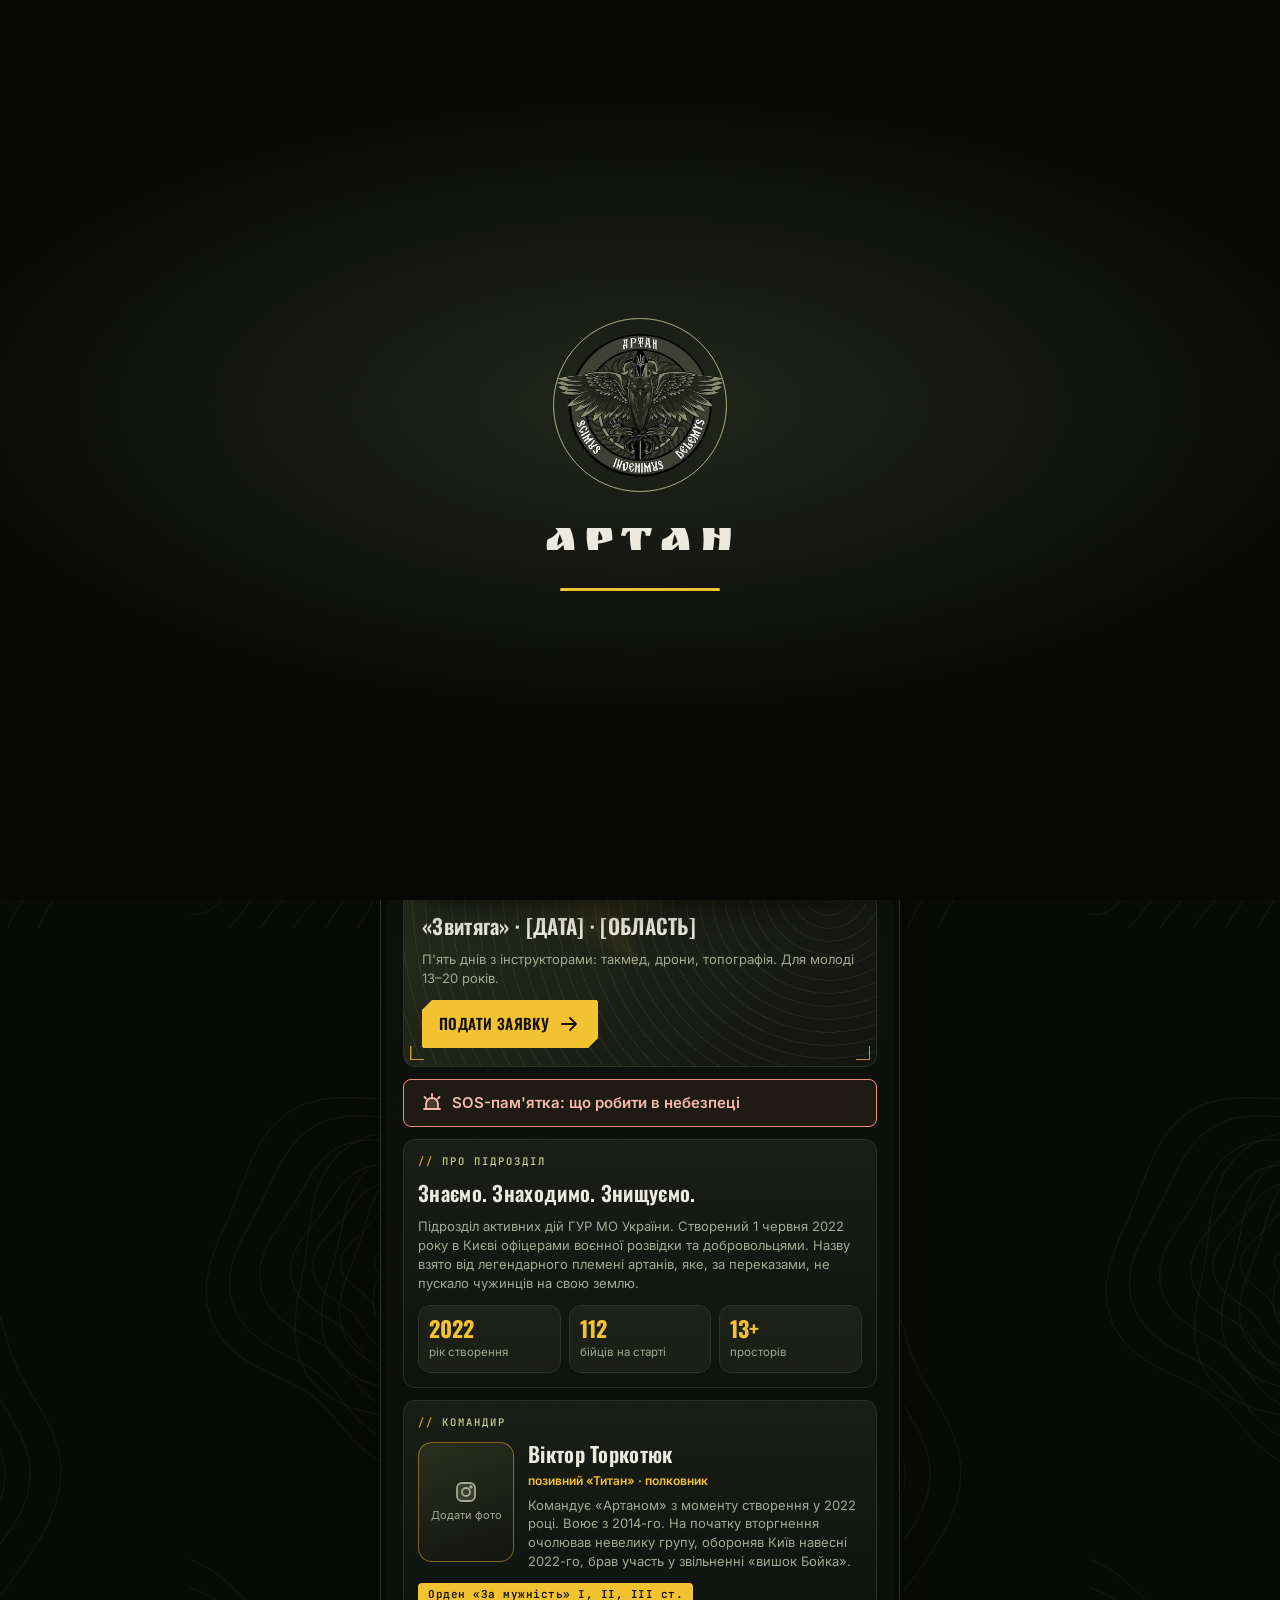
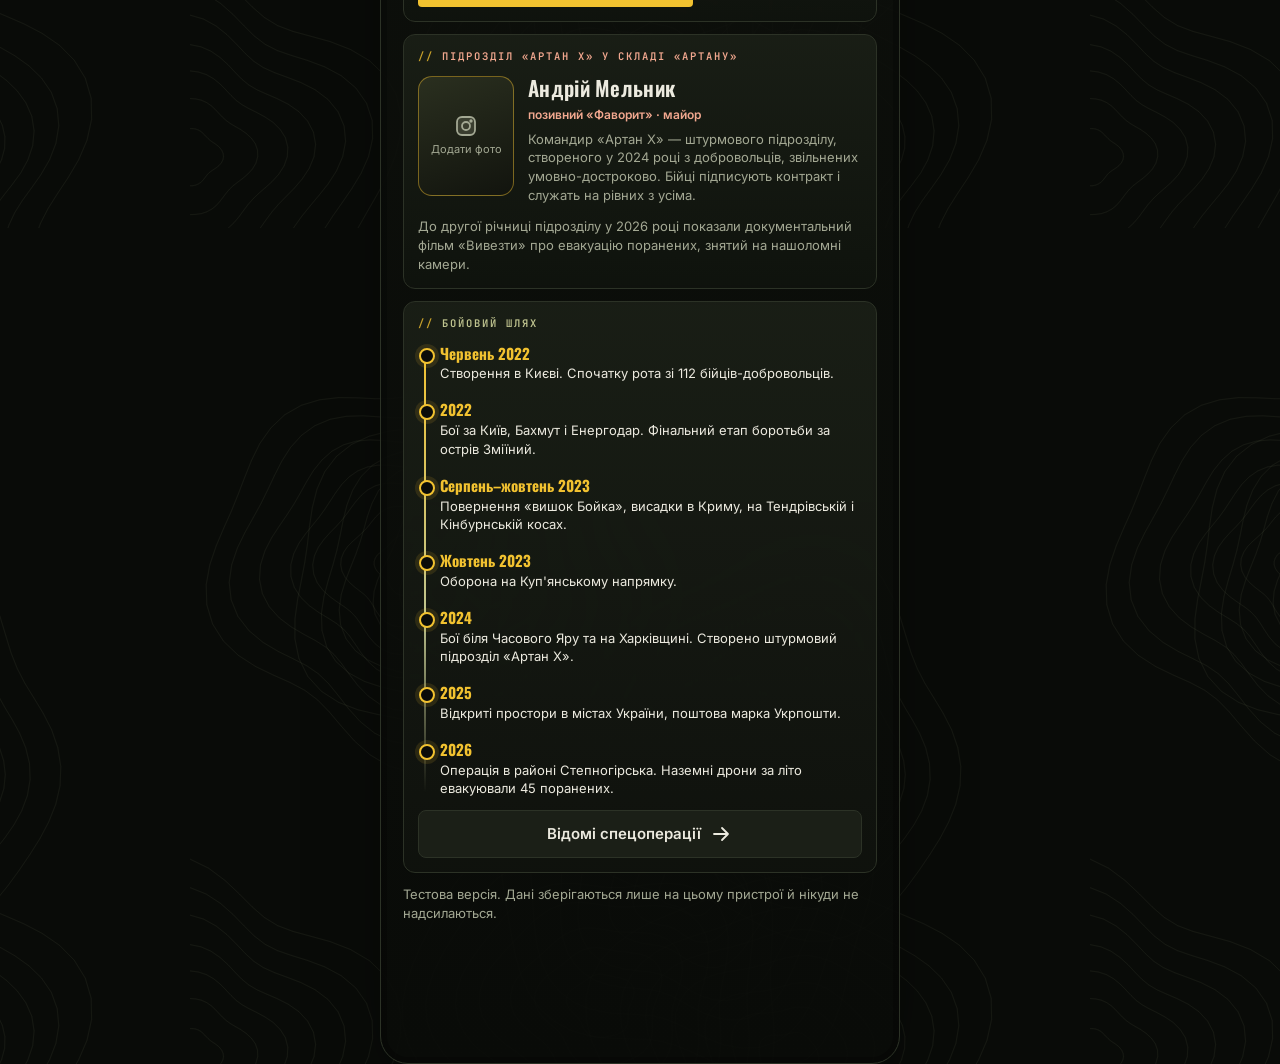
<file: output/artan/app/index.html>
<!DOCTYPE html>
<html lang="uk">
<head>
<meta charset="utf-8">
<meta name="viewport" content="width=device-width, initial-scale=1">
<title>Артан — тестовий застосунок</title>
<link href="https://fonts.googleapis.com/css2?family=Inter:wght@400;500;600&family=JetBrains+Mono:wght@400;600&family=Oswald:wght@500;600;700&family=Ruslan+Display&display=swap" rel="stylesheet">
<style>
:root{--bg:#0A0B09;--sf:#151712;--sf2:#1E211A;--ln:#32372B;--tx:#EDEBE2;--mu:#A9AD9D;--ac:#C3C79A;--ye:#F2C230;--ok:#7BC47F;--bad:#EE8D7C;--ease:cubic-bezier(.2,.8,.2,1)}
*{box-sizing:border-box;-webkit-tap-highlight-color:transparent}
html,body{margin:0;background:var(--bg);color:var(--tx);font-family:Inter,system-ui,sans-serif;font-size:15px;line-height:1.45}
body{background:radial-gradient(120% 60% at 50% 0%,#1A1D14 0%,var(--bg) 60%) fixed}
#app{max-width:480px;margin:0 auto;min-height:100vh;padding:0 16px 120px}
h1,h2,h3{font-family:Oswald,Inter,sans-serif;font-weight:600;margin:0;line-height:1.15}
h1{font-size:28px}h2{font-size:21px}h3{font-size:17px}p{margin:0}
.wm{font-family:'Ruslan Display',Oswald,serif;font-weight:400;letter-spacing:3px;line-height:1}
.mu{color:var(--mu)}.sm{font-size:13px}.ey{font-size:11px;letter-spacing:1.5px;font-weight:600;color:var(--ac);text-transform:uppercase}
.stack{display:flex;flex-direction:column;gap:12px}.row{display:flex;align-items:center;gap:12px}.sb{justify-content:space-between}.wrap{display:flex;flex-wrap:wrap;gap:8px}
.grid2{display:grid;grid-template-columns:1fr 1fr;gap:12px}
.card{background:linear-gradient(180deg,#191C15,#141610);border:1px solid var(--ln);border-radius:16px;padding:14px}
button,.btn{font:inherit;font-weight:600;min-height:48px;padding:0 16px;border-radius:14px;border:1px solid var(--ln);background:var(--sf2);color:var(--tx);cursor:pointer;text-align:center;transition:transform .15s var(--ease),background .2s,border-color .2s,box-shadow .2s;text-decoration:none;display:inline-flex;align-items:center;justify-content:center;gap:8px}
button:active,.btn:active{transform:scale(.96)}
button:focus-visible,a:focus-visible,input:focus-visible,[tabindex]:focus-visible{outline:2px solid var(--ye);outline-offset:2px}
button[disabled]{opacity:.6;cursor:default}
.pri{background:var(--ye);color:#14110A;border-color:var(--ye);box-shadow:0 6px 20px -8px rgba(242,194,48,.7)}
.ghost{background:transparent}
.view>*{animation:up .5s var(--ease) backwards}
.view>*:nth-child(2){animation-delay:.05s}.view>*:nth-child(3){animation-delay:.1s}.view>*:nth-child(4){animation-delay:.15s}.view>*:nth-child(5){animation-delay:.2s}.view>*:nth-child(6){animation-delay:.25s}.view>*:nth-child(n+7){animation-delay:.3s}
@keyframes up{from{opacity:0;transform:translateY(14px)}to{opacity:1;transform:none}}
@keyframes pop{0%{transform:scale(.6);opacity:0}70%{transform:scale(1.08)}100%{transform:scale(1);opacity:1}}
@keyframes shake{20%,60%{transform:translateX(-6px)}40%,80%{transform:translateX(6px)}}
@keyframes bump{50%{transform:scale(1.25)}}
header.top{padding:22px 0 4px}
.tile{flex-direction:column;align-items:flex-start;justify-content:space-between;gap:12px;min-height:108px;text-align:left;padding:14px;border-radius:16px;background:linear-gradient(180deg,#191C15,#141610)}
.tile svg{color:var(--ye)}.tile b{font-size:15px;display:block}.tile span{font-size:12.5px;color:var(--mu);font-weight:400}
.ic{width:24px;height:24px;fill:none;stroke:currentColor;stroke-width:1.8;stroke-linecap:round;stroke-linejoin:round;flex:none}
.hero{position:relative;overflow:hidden;border-radius:20px;border:1px solid var(--ln);padding:18px;background:linear-gradient(135deg,#23271B,#12140E)}
.hero:after{content:"";position:absolute;inset:-40%;background:conic-gradient(from 0deg,transparent 0 80%,rgba(242,194,48,.12) 90%,transparent);animation:spin 9s linear infinite;pointer-events:none}
.hero>*{position:relative;z-index:1}
@keyframes spin{to{transform:rotate(360deg)}}
.em{width:56px;height:56px;object-fit:contain;filter:drop-shadow(0 4px 10px rgba(0,0,0,.6))}
.dots{display:flex;gap:6px}.dots button{min-height:0;width:24px;height:24px;padding:0;border:0;background:transparent}.dots i{display:block;width:8px;height:8px;border-radius:50%;background:var(--ln);margin:auto;transition:all .3s}.dots .on i{background:var(--ye);width:18px;border-radius:4px}
.fade{animation:up .45s var(--ease) backwards}
.bar{height:10px;border-radius:999px;background:var(--sf2);overflow:hidden}.bar i{display:block;height:100%;background:linear-gradient(90deg,var(--ac),var(--ye));border-radius:999px;transition:width .8s var(--ease)}
.seg{display:grid;grid-template-columns:1fr 1fr;background:var(--sf);border:1px solid var(--ln);border-radius:14px;padding:4px}.seg button{min-height:40px;border:0;background:transparent;color:var(--mu);border-radius:10px}.seg button.on{background:var(--sf2);color:var(--ye)}
.date{width:62px;flex:none;font-family:Oswald,sans-serif;font-weight:600;font-size:14px;color:var(--ac);line-height:1.2;text-align:left}
.ph{height:160px;border-radius:14px;display:flex;align-items:center;justify-content:center;color:var(--mu);font-size:13px;text-align:center;padding:10px;border:1px dashed #6E7463;background:repeating-linear-gradient(45deg,#14160F 0 10px,#171A12 10px 20px)}
.photo{width:100%;max-height:280px;object-fit:cover;border-radius:14px;display:block;animation:pop .5s var(--ease)}
label{font-size:13px;color:var(--mu);display:block;margin-bottom:4px}
input[type=text],input[type=tel],input[type=date]{width:100%;height:48px;padding:0 12px;border-radius:12px;border:1px solid #6E7463;background:var(--sf);color:var(--tx);font:inherit;transition:border-color .2s,box-shadow .2s}
input:focus{border-color:var(--ye);box-shadow:0 0 0 3px rgba(242,194,48,.18);outline:0}
.chip{padding:8px 12px;border:1px solid #6E7463;border-radius:999px;font-size:13px;min-height:40px;background:transparent;font-weight:500}
.chip.on{background:var(--ye);color:#14110A;border-color:var(--ye)}
.msg{border-radius:12px;padding:12px;font-size:14px;animation:pop .35s var(--ease)}.msg.ok{background:#1B2A1C;border:1px solid var(--ok)}.msg.no{background:#2C1B18;border:1px solid var(--bad)}
.badge{display:inline-block;padding:4px 10px;border-radius:999px;background:var(--ye);color:#14110A;font-size:12px;font-weight:600}.badge.off{background:var(--sf2);color:var(--mu)}
ul{margin:0;padding-left:20px}li{margin:6px 0}
.opt{width:100%;justify-content:flex-start;text-align:left;font-weight:500;min-height:54px;padding:10px 14px}
.opt.good{border-color:var(--ok);background:#1B2A1C;animation:bump .35s}.opt.wrong{border-color:var(--bad);background:#2C1B18;animation:shake .35s}
/* nav */
nav{position:fixed;left:0;right:0;bottom:0;padding:0 12px calc(12px + env(safe-area-inset-bottom));pointer-events:none;z-index:20}
nav .in{pointer-events:auto;position:relative;max-width:456px;margin:0 auto;display:grid;grid-template-columns:repeat(5,1fr);background:rgba(20,22,16,.86);-webkit-backdrop-filter:blur(14px);backdrop-filter:blur(14px);border:1px solid var(--ln);border-radius:22px;padding:6px;box-shadow:0 14px 40px -10px #000}
nav .pill{position:absolute;top:6px;bottom:6px;left:6px;width:calc((100% - 12px)/5);border-radius:16px;background:linear-gradient(180deg,rgba(242,194,48,.2),rgba(242,194,48,.06));border:1px solid rgba(242,194,48,.35);transition:transform .45s var(--ease)}
nav a{position:relative;min-height:56px;display:flex;flex-direction:column;align-items:center;justify-content:center;gap:3px;font-size:11px;font-weight:500;color:var(--mu);text-decoration:none;border-radius:16px;transition:color .3s}
nav a svg{transition:transform .45s var(--ease)}
nav a.on{color:var(--ye);font-weight:600}nav a.on svg{transform:translateY(-2px) scale(1.14)}
nav a:active svg{transform:scale(.85)}
/* splash */
#splash{position:fixed;inset:0;z-index:50;background:radial-gradient(80% 50% at 50% 45%,#22261A,#070806 75%);display:flex;flex-direction:column;align-items:center;justify-content:center;gap:22px;transition:opacity .6s,visibility .6s}
#splash.out{opacity:0;visibility:hidden}
#splash .e{position:relative;width:190px;height:190px}
#splash .e img{width:100%;height:100%;object-fit:contain;animation:splash 1.2s var(--ease) both}
#splash .e:before,#splash .e:after{content:"";position:absolute;inset:8px;border-radius:50%;border:1px solid rgba(195,199,154,.5);animation:ring 2s ease-out infinite}
#splash .e:after{animation-delay:1s}
@keyframes splash{from{opacity:0;transform:scale(.6) rotate(-12deg);filter:blur(8px)}to{opacity:1;transform:none;filter:none}}
@keyframes ring{from{transform:scale(.9);opacity:.8}to{transform:scale(1.5);opacity:0}}
#splash .wm{font-size:44px;display:flex;gap:4px}
#splash .wm span{animation:up .6s var(--ease) both}
#splash .ld{width:160px;height:3px;border-radius:3px;background:#2A2E22;overflow:hidden}#splash .ld i{display:block;height:100%;width:100%;background:var(--ye);transform-origin:left;animation:load 2s var(--ease) both}
@keyframes load{from{transform:scaleX(0)}to{transform:scaleX(1)}}
/* map */
.mapbox{position:relative;border-radius:18px;border:1px solid var(--ln);background:radial-gradient(circle at 50% 40%,#1C2015,#0E100B);overflow:hidden;padding:6px}
.mapbox svg{display:block;width:100%;height:auto}
.ua{fill:rgba(195,199,154,.1);stroke:var(--ac);stroke-width:1.4;stroke-linejoin:round;stroke-dasharray:1;stroke-dashoffset:1;animation:draw 2.2s ease-out forwards,fillin 1s 1.6s both}
@keyframes draw{to{stroke-dashoffset:0}}@keyframes fillin{from{fill:rgba(195,199,154,0)}}
.scan{stroke:rgba(242,194,48,.5);stroke-width:1;animation:scan 4s linear infinite}
@keyframes scan{from{transform:translateX(0)}to{transform:translateX(360px)}}
.pin{cursor:pointer;transform-box:fill-box;transform-origin:center;animation:pop .5s var(--ease) backwards}
.pin .pulse{fill:none;stroke:var(--ye);stroke-width:1;transform-box:fill-box;transform-origin:center;animation:pulse 2s ease-out infinite}
@keyframes pulse{from{transform:scale(1);opacity:.9}to{transform:scale(3.4);opacity:0}}
.pin .dot{fill:var(--ye);stroke:#14110A;stroke-width:1;transition:r .2s}
.pin.sel .dot{fill:#fff}
.pin:focus{outline:none}.pin:focus-visible .dot{stroke:#fff;stroke-width:2}
.pin text{font:600 9px Inter,sans-serif;fill:var(--tx);paint-order:stroke;stroke:#0E100B;stroke-width:2.5px}
/* candle */
.candle{width:44px;height:84px;position:relative;margin:0 auto}
.candle .w{position:absolute;bottom:0;left:8px;width:28px;height:50px;border-radius:5px;background:linear-gradient(90deg,#CFC9B4,#F3EFE0 50%,#BDB7A2)}
.candle .f{position:absolute;bottom:52px;left:13px;width:18px;height:30px;border-radius:50% 50% 50% 50%/62% 62% 38% 38%;background:radial-gradient(circle at 50% 70%,#fff 0 18%,#FFD76A 40%,#F28A1E 75%,transparent 80%);transform-origin:50% 100%;animation:flame 1.1s ease-in-out infinite alternate;filter:drop-shadow(0 0 14px rgba(255,180,60,.8));opacity:0;transition:opacity .6s}
.candle.lit .f{opacity:1}
@keyframes flame{0%{transform:scale(1) rotate(-3deg)}50%{transform:scale(1.06,.94) rotate(2deg)}100%{transform:scale(.96,1.08) rotate(-1deg)}}
/* games */
.hud{display:flex;justify-content:space-between;align-items:center;font-weight:600}
.hearts span{color:var(--bad);font-size:20px;transition:opacity .3s,transform .3s;display:inline-block}.hearts span.off{opacity:.2;transform:scale(.7)}
.deck{position:relative;height:300px;touch-action:pan-y}
.scard{position:absolute;inset:0;border-radius:22px;border:1px solid var(--ln);background:linear-gradient(160deg,#252A1C,#14160F);display:flex;flex-direction:column;align-items:center;justify-content:center;gap:12px;padding:20px;text-align:center;box-shadow:0 20px 40px -18px #000;user-select:none;-webkit-user-select:none;touch-action:none;cursor:grab;animation:pop .4s var(--ease)}
.scard .emo{font-size:84px;line-height:1}
.scard .tag{position:absolute;top:16px;padding:6px 10px;border-radius:10px;font-weight:700;font-size:13px;opacity:0;border:2px solid}
.scard .tag.l{left:16px;color:var(--bad);transform:rotate(-10deg)}.scard .tag.r{right:16px;color:var(--ok);transform:rotate(10deg)}
.scard.fly{transition:transform .45s ease-in,opacity .45s}
.toast{min-height:48px;display:flex;align-items:center;justify-content:center;text-align:center;font-weight:600;border-radius:12px;padding:8px 12px}
.toast.ok{background:#1B2A1C;color:#B9E6BB;animation:pop .3s}.toast.no{background:#2C1B18;color:#F6B9AD;animation:shake .35s}
.items{display:grid;grid-template-columns:repeat(3,1fr);gap:10px}
.item{flex-direction:column;min-height:92px;gap:4px;font-size:12.5px;font-weight:500;padding:8px;border-radius:16px;animation:pop .4s var(--ease) backwards}
.item .e{font-size:30px;line-height:1}
.item.packed{pointer-events:none;transform:translateY(60px) scale(.2);opacity:0;transition:transform .5s var(--ease),opacity .5s}
.item.no{animation:shake .35s;border-color:var(--bad)}
.bag{font-size:46px;line-height:1;display:inline-block}.bag.b{animation:bump .35s}
.mem{display:grid;grid-template-columns:repeat(3,1fr);gap:10px;perspective:900px}
.mc{position:relative;min-height:88px;padding:0;border:0;background:transparent;transform-style:preserve-3d;transition:transform .5s var(--ease)}
.mc.fl{transform:rotateY(180deg)}
.mc i{position:absolute;inset:0;border-radius:14px;display:flex;align-items:center;justify-content:center;text-align:center;-webkit-backface-visibility:hidden;backface-visibility:hidden;font-style:normal;padding:6px;border:1px solid var(--ln)}
.mc .fr{background:linear-gradient(160deg,#2A2F1F,#171A12);color:var(--ac);font-family:'Ruslan Display',serif;font-size:26px}
.mc .bk{background:var(--sf2);transform:rotateY(180deg);font-size:12.5px;font-weight:600;line-height:1.2}
.mc .bk.num{font-family:Oswald,sans-serif;font-size:28px;color:var(--ye)}
.mc.done .bk{border-color:var(--ok);background:#1B2A1C;animation:bump .4s}
.confetti{position:fixed;inset:0;pointer-events:none;z-index:40;overflow:hidden}
.confetti i{position:absolute;top:-12px;width:8px;height:14px;border-radius:2px;animation:fall 2.2s ease-in forwards}
@keyframes fall{to{transform:translateY(105vh) rotate(720deg)}}
.big{font-size:60px;text-align:center;animation:pop .6s var(--ease)}
.steps{display:flex;gap:6px}.steps i{flex:1;height:5px;border-radius:5px;background:var(--sf2);overflow:hidden;position:relative}.steps i:after{content:"";position:absolute;inset:0;background:var(--ye);transform:scaleX(0);transform-origin:left;transition:transform .5s var(--ease)}.steps i.on:after{transform:scaleX(1)}
.check{width:88px;height:88px;margin:0 auto;display:block}.check circle{fill:none;stroke:var(--ok);stroke-width:4;stroke-dasharray:1;stroke-dashoffset:1;animation:draw .7s ease-out forwards}.check path{fill:none;stroke:var(--ok);stroke-width:5;stroke-linecap:round;stroke-linejoin:round;stroke-dasharray:1;stroke-dashoffset:1;animation:draw .5s .6s ease-out forwards}
.num{width:32px;height:32px;border-radius:50%;background:var(--sf2);border:1px solid var(--ln);display:flex;align-items:center;justify-content:center;font-family:Oswald,sans-serif;color:var(--ye);flex:none}

/* v3 */
#app{background-image:repeating-radial-gradient(circle at 85% -5%,rgba(195,199,154,.045) 0 1px,transparent 1px 16px);background-repeat:no-repeat;background-size:100% 420px}
.hero,.idc{background-image:repeating-radial-gradient(circle at 90% 10%,rgba(195,199,154,.08) 0 1px,transparent 1px 13px),linear-gradient(135deg,#262B1D,#12140E)}
.tile svg{width:42px;height:42px;padding:8px;border-radius:13px;background:rgba(242,194,48,.1);border:1px solid rgba(242,194,48,.28);transition:transform .4s var(--ease)}
.tile:active svg{transform:rotate(-8deg) scale(1.1)}
.sosb{border-color:var(--bad);color:#F6B9AD;background:rgba(238,141,124,.08);justify-content:flex-start}
.idc{border:1px solid rgba(242,194,48,.4);border-radius:18px;padding:16px;position:relative;overflow:hidden;box-shadow:0 18px 40px -22px rgba(242,194,48,.5)}
.idc:before{content:"";position:absolute;top:0;bottom:0;width:60px;left:-80px;background:linear-gradient(100deg,transparent,rgba(255,255,255,.12),transparent);animation:shine 4.5s ease-in-out infinite}
@keyframes shine{0%,60%{left:-80px}100%{left:120%}}
.idc>*{position:relative}
/* candle */
.cdl{position:relative;width:140px;height:200px;margin:0 auto}
.cdl .wax{position:absolute;bottom:0;left:43px;width:54px;height:112px;border-radius:9px 9px 6px 6px/12px 12px 6px 6px;background:linear-gradient(90deg,#8E8870,#E9E3CE 30%,#FFFDF3 48%,#DAD4BD 68%,#847E67);box-shadow:inset 0 -22px 26px -12px rgba(0,0,0,.55),0 10px 18px -8px #000;transition:box-shadow .8s}
.cdl .wax:before{content:"";position:absolute;top:-7px;left:0;right:0;height:16px;border-radius:50%;background:radial-gradient(ellipse at 50% 60%,#FFF8E0,#CFC7A8 80%)}
.cdl .wax:after{content:"";position:absolute;inset:0;border-radius:inherit;background:radial-gradient(ellipse at 50% 0,rgba(255,170,70,.75),transparent 62%);opacity:0;transition:opacity .9s}
.cdl.lit .wax:after{opacity:1}
.cdl .wax i{position:absolute;top:4px;width:7px;border-radius:0 0 5px 5px;background:linear-gradient(90deg,#F6F1DE,#D5CFB8)}
.cdl .wax i:nth-child(1){left:7px;height:30px}.cdl .wax i:nth-child(2){right:11px;height:19px;width:6px}
.cdl .wick{position:absolute;left:50%;bottom:112px;width:3px;height:15px;margin-left:-1.5px;border-radius:2px;background:linear-gradient(#1b140f,#4a3524);transform:rotate(4deg);transform-origin:bottom}
.cdl.lit .wick{background:linear-gradient(#ff9a3c,#1b140f 55%)}
.cdl .fw{position:absolute;left:50%;bottom:121px;width:30px;height:70px;margin-left:-15px;transform:scale(0);transform-origin:50% 100%;opacity:0;transition:transform .7s var(--ease),opacity .4s}
.cdl.lit .fw{transform:scale(1);opacity:1}
.cdl .flame{position:absolute;inset:0;transform-origin:50% 100%;border-radius:50% 50% 50% 50%/70% 70% 30% 30%;background:radial-gradient(ellipse 34% 16% at 50% 92%,rgba(70,130,255,.95),transparent 100%),radial-gradient(ellipse 30% 42% at 50% 62%,#fff 0 45%,transparent 100%),radial-gradient(ellipse 60% 62% at 50% 60%,#FFE79A 0 30%,#FFB534 58%,rgba(255,112,24,.85) 82%,transparent 100%);filter:blur(.5px) drop-shadow(0 0 16px rgba(255,170,60,.95));animation:fl1 3.1s ease-in-out infinite,fl2 .23s ease-in-out infinite alternate}
@keyframes fl1{0%{transform:rotate(-2deg) scaleY(1)}22%{transform:rotate(2.5deg) scaleY(1.07)}45%{transform:rotate(-1deg) scaleY(.95)}63%{transform:rotate(3deg) scaleY(1.04) skewX(2deg)}82%{transform:rotate(-3deg) scaleY(1.09) skewX(-2deg)}100%{transform:rotate(-2deg) scaleY(1)}}
@keyframes fl2{from{opacity:.93}to{opacity:1}}
.cdl .glow{position:absolute;left:50%;bottom:86px;width:220px;height:220px;margin-left:-110px;border-radius:50%;background:radial-gradient(circle,rgba(255,176,66,.42),rgba(255,140,40,.12) 45%,transparent 68%);opacity:0;transition:opacity .9s;animation:glw 2.3s ease-in-out infinite alternate;pointer-events:none}
.cdl.lit .glow{opacity:1}
@keyframes glw{from{transform:scale(.94)}to{transform:scale(1.06)}}
.cdl .smoke{position:absolute;left:50%;bottom:128px;width:10px;height:44px;margin-left:-5px;border-radius:50%;background:linear-gradient(transparent,rgba(210,210,200,.5));filter:blur(4px);opacity:0}
.cdl.out .smoke{animation:smk 1.8s ease-out}
@keyframes smk{0%{opacity:.8;transform:translateY(0) scaleX(1)}100%{opacity:0;transform:translateY(-70px) scaleX(2.6) rotate(12deg)}}
.card:has(.cdl){overflow:hidden;transition:background 1s,border-color 1s}
.card:has(.cdl.lit){background:radial-gradient(90% 70% at 50% 30%,rgba(255,150,50,.2),#141610 75%);border-color:rgba(255,170,70,.45)}
/* merch */
.prod{padding:10px;gap:8px}.prod svg{display:block;width:100%;height:auto;border-radius:12px;background:radial-gradient(circle at 50% 40%,#2A2F1F,#12140E)}
.prod .sz{display:flex;gap:4px}.prod .sz button{min-height:32px;min-width:0;flex:1;padding:0;font-size:12px;border-radius:8px}.prod .sz button.on{background:var(--ac);color:#14110A;border-color:var(--ac)}
.prod .add{min-height:42px;font-size:13.5px}
.cartn{display:inline-flex;min-width:24px;height:24px;border-radius:12px;background:var(--ye);color:#14110A;align-items:center;justify-content:center;font-size:13px;padding:0 6px}.cartn.b{animation:bump .35s}
.lnk{padding:12px 14px;justify-content:flex-start;text-align:left;font-weight:400}.lnk b{display:block}
.lnk .bi{width:44px;height:44px;border-radius:13px;background:rgba(195,199,154,.1);border:1px solid var(--ln);display:flex;align-items:center;justify-content:center;color:var(--ye);flex:none}
.tel{flex-direction:column;gap:0;min-height:76px}.tel b{font-family:Oswald,sans-serif;font-size:28px;color:var(--ye);line-height:1.1}.tel span{font-size:12.5px;color:var(--mu);font-weight:400}
details{border:1px solid var(--ln);border-radius:14px;background:var(--sf);padding:0 14px}details summary{min-height:52px;display:flex;align-items:center;font-weight:600;cursor:pointer;list-style:none}details summary::-webkit-details-marker{display:none}details summary:after{content:"+";margin-left:auto;color:var(--ye);font-size:20px;transition:transform .3s}details[open] summary:after{transform:rotate(45deg)}details ul{padding-bottom:12px}
.lamp{width:96px;height:96px;border-radius:50%;margin:0 auto;background:radial-gradient(circle,#3a3d30,#191b13);border:2px solid var(--ln);transition:all .07s}
.lamp.on{background:radial-gradient(circle,#fff,#F2C230 55%,#b58a12);box-shadow:0 0 60px 14px rgba(242,194,48,.55);border-color:#fff}
.mcode{font-family:Oswald,sans-serif;font-size:44px;letter-spacing:10px;text-align:center;color:var(--ac);line-height:1}
.mo{font-family:Oswald,sans-serif;font-size:26px;min-height:64px}
.mtab{display:grid;grid-template-columns:repeat(3,1fr);gap:4px 10px;font-size:13px;padding-bottom:12px}

/* v4 */
.cmd{display:grid;grid-template-columns:96px 1fr;gap:14px;align-items:start}
.cmd .pf{position:relative;width:96px;height:120px;border-radius:14px;overflow:hidden;border:1px solid rgba(242,194,48,.45);background:linear-gradient(160deg,#2A2F1F,#12140E);display:flex;align-items:center;justify-content:center;text-align:center;color:var(--mu);font-size:11px}
.cmd .pf img{width:100%;height:100%;object-fit:cover;display:block;animation:pop .5s var(--ease)}
.cmd .pf label{position:absolute;inset:0;margin:0;display:flex;flex-direction:column;align-items:center;justify-content:center;gap:4px;cursor:pointer;color:var(--mu);font-size:11px}
.cmd .pf input{position:absolute;width:1px;height:1px;opacity:0}
.cmd .pf.has label{opacity:0}
.rk{display:inline-flex;align-items:center;gap:6px;font-size:12px;color:var(--ye);font-weight:600}
.facts{display:grid;grid-template-columns:repeat(3,1fr);gap:8px}.facts div{background:rgba(195,199,154,.06);border:1px solid var(--ln);border-radius:12px;padding:10px}.facts b{display:block;font-family:Oswald,sans-serif;font-size:22px;color:var(--ye);line-height:1.1}.facts span{font-size:11.5px;color:var(--mu)}
.tl{position:relative;padding-left:22px}
.tl:before{content:"";position:absolute;left:6px;top:6px;bottom:6px;width:2px;background:linear-gradient(var(--ye),var(--ac) 60%,transparent);transform-origin:top;animation:grow 1.4s var(--ease) both}
@keyframes grow{from{transform:scaleY(0)}to{transform:scaleY(1)}}
.tl .ev{position:relative;padding:0 0 16px}.tl .ev:last-child{padding-bottom:0}
.tl .ev:before{content:"";position:absolute;left:-21px;top:5px;width:12px;height:12px;border-radius:50%;background:#0A0B09;border:2px solid var(--ye);box-shadow:0 0 0 4px rgba(242,194,48,.12)}
.tl .ev b{font-family:Oswald,sans-serif;color:var(--ye);font-size:15px;display:block}
.tl .ev{opacity:0;animation:up .5s var(--ease) forwards}
.lb{display:flex;flex-direction:column;gap:8px}
.lbr{display:grid;grid-template-columns:36px 1fr auto;gap:10px;align-items:center;padding:10px 12px;border-radius:14px;background:var(--sf);border:1px solid var(--ln);animation:up .4s var(--ease) backwards}
.lbr.me{border-color:var(--ye);background:linear-gradient(90deg,rgba(242,194,48,.14),var(--sf))}
.lbr .pl{width:32px;height:32px;border-radius:50%;display:flex;align-items:center;justify-content:center;font-family:Oswald,sans-serif;font-weight:600;background:var(--sf2);color:var(--ac)}
.lbr:nth-child(1) .pl{background:linear-gradient(160deg,#FFE27A,#C99A12);color:#14110A}
.lbr:nth-child(2) .pl{background:linear-gradient(160deg,#E9E9E2,#9DA096);color:#14110A}
.lbr:nth-child(3) .pl{background:linear-gradient(160deg,#E6A36A,#9A5A2A);color:#14110A}
.lbr b{display:block}.lbr .xp{font-family:Oswald,sans-serif;font-size:18px;color:var(--ye)}
.tog{display:flex;align-items:center;justify-content:space-between;gap:12px;min-height:48px}
.sw{position:relative;width:52px;height:30px;flex:none;border-radius:15px;background:var(--sf2);border:1px solid var(--ln);padding:0;min-height:0}
.sw:after{content:"";position:absolute;top:3px;left:3px;width:22px;height:22px;border-radius:50%;background:var(--mu);transition:transform .3s var(--ease),background .3s}
.sw[aria-checked=true]{background:rgba(242,194,48,.25);border-color:var(--ye)}.sw[aria-checked=true]:after{transform:translateX(22px);background:var(--ye)}
#map3d{min-height:330px}

/* v7 projects */
.pj{position:relative;overflow:hidden;padding:16px;display:flex;flex-direction:column;gap:10px}
.pj:before{content:"";position:absolute;right:-60px;top:-60px;width:180px;height:180px;border-radius:50%;background:radial-gradient(circle,rgba(242,194,48,.14),transparent 65%);pointer-events:none}
.pj .hd{display:flex;align-items:center;gap:14px}
.pj .ring{position:relative;width:60px;height:60px;flex:none;border-radius:50%;display:flex;align-items:center;justify-content:center;color:var(--ye);background:radial-gradient(circle,#2a2f1f,#14160f)}
.pj .ring:before{content:"";position:absolute;inset:-2px;border-radius:50%;background:conic-gradient(var(--ye),transparent 30%,var(--ac) 55%,transparent 80%,var(--ye));-webkit-mask:radial-gradient(circle,transparent 62%,#000 64%);mask:radial-gradient(circle,transparent 62%,#000 64%);animation:spin 6s linear infinite}
.pj .ring svg{width:30px;height:30px}
.pj .tag{display:inline-block;font-size:11px;font-weight:600;letter-spacing:1px;text-transform:uppercase;color:var(--ac)}
.pj .acts{display:flex;flex-wrap:wrap;gap:8px}.pj .acts .btn{min-height:42px;font-size:13.5px}
.pjhero{display:grid;grid-template-columns:repeat(3,1fr);gap:8px}
.xcard{background:linear-gradient(135deg,#2A1E12,#12100C);border:1px solid rgba(238,141,124,.4)}
.xcard .rk{color:#F2A88F}

/* v6 diploma */
.dprev{position:relative;border-radius:14px;overflow:hidden;border:1px solid rgba(242,194,48,.45);background:#0E100B;min-height:150px;display:flex;align-items:center;justify-content:center}
.dprev img{display:block;width:100%;height:auto;animation:pop .6s var(--ease)}
.dprev .sp{width:34px;height:34px;border-radius:50%;border:3px solid var(--ln);border-top-color:var(--ye);animation:spin 1s linear infinite}
.vid{display:grid;grid-template-columns:72px 1fr;gap:12px;align-items:center;padding:12px;text-align:left;font-weight:400;justify-content:stretch}
.vid .th{width:72px;height:72px;border-radius:12px;background:radial-gradient(circle,#2f3424,#14160f);display:flex;align-items:center;justify-content:center;color:var(--ye);border:1px solid var(--ln)}

.socs{display:flex;flex-direction:column;gap:6px}
.soc{display:grid;grid-template-columns:36px 1fr 18px;gap:10px;align-items:center;padding:8px 10px;min-height:52px;border-radius:12px;border:1px solid var(--ln);background:rgba(0,0,0,.25);text-decoration:none;color:var(--tx);transition:transform .15s var(--ease),border-color .2s}
.soc:active{transform:scale(.97)}.soc:hover{border-color:rgba(242,194,48,.5)}
.soc .si{width:36px;height:36px;border-radius:10px;display:flex;align-items:center;justify-content:center;color:#fff}
.soc .si svg{width:20px;height:20px}
.soc .si.ig{background:linear-gradient(45deg,#F2A541,#D9346B 55%,#7C3AC9)}.soc .si.tg{background:#2A9BD8}.soc .si.yt{background:#D93A2B}.soc .si.fb{background:#2F64C8}.soc .si.web{background:#3A3F31;color:var(--ye)}
.soc b{display:block;font-size:13.5px}.soc span.sm{font-size:12px}
.soc>svg{color:var(--mu);width:16px;height:16px}
@media (prefers-reduced-motion:reduce){*,*:before,*:after{animation-duration:.01ms!important;animation-iteration-count:1!important;transition-duration:.01ms!important}}
</style>
<link rel="stylesheet" href="css/tablet.css">
</head>
<body>
<div id="splash" role="status" aria-label="Завантаження застосунку Артан">
<div class="e"><img src="img/emblem.png" alt=""></div>
<div class="wm" aria-hidden="true"><span style="animation-delay:.5s">А</span><span style="animation-delay:.6s">Р</span><span style="animation-delay:.7s">Т</span><span style="animation-delay:.8s">А</span><span style="animation-delay:.9s">Н</span></div>
<div class="ld"><i></i></div>
</div>
<div id="app"></div>
<script src="js/map3d.js"></script>
<script src="js/diploma.js"></script>
<script>
/* Extension registry: files in js/ext/ register games, missions and views here. */
window.ARTAN_EXT={games:[],missions:[],views:[]};
window.ArtanExt={game:function(g){ARTAN_EXT.games.push(g);},mission:function(m){ARTAN_EXT.missions.push(m);},view:function(v){ARTAN_EXT.views.push(v);}};
</script>
<script src="js/ext/missions.js"></script>
<script src="js/ext/games-kids.js"></script>
<script src="js/ext/games-teen.js"></script>
<script src="js/ext/media.js"></script>
<script src="js/ext/events.js"></script>
<script src="js/ext/parents.js"></script>
<nav class="dock" aria-label="Розділи"><span id="pill" hidden></span>
<a href="#home" data-tab="home"><svg class="ic" viewBox="0 0 24 24" aria-hidden="true"><path d="M12 3l9 5v8l-9 5-9-5V8z"/><path d="M12 8v8M8 10.5l4 2.5 4-2.5"/></svg><span>Штаб</span></a>
<a href="#unit" data-tab="unit"><svg class="ic" viewBox="0 0 24 24" aria-hidden="true"><circle cx="12" cy="12" r="7"/><circle cx="12" cy="12" r="2"/><path d="M12 2v4M12 18v4M2 12h4M18 12h4"/></svg><span>Підрозділ</span></a>
<button type="button" class="dock-radar" id="radarBtn" aria-haspopup="dialog" aria-expanded="false" aria-label="Усі сектори"><span class="dr-ring" aria-hidden="true"></span><img src="img/emblem.png" alt=""></button>
<a href="#school" data-tab="school"><svg class="ic" viewBox="0 0 24 24" aria-hidden="true"><path d="M4 20c3-1 3-5 6-6s5 1 7-2 1-6 3-8"/><circle cx="4" cy="20" r="1.6"/><circle cx="20" cy="4" r="1.6"/></svg><span>Шлях</span></a>
<a href="#map" data-tab="map"><svg class="ic" viewBox="0 0 24 24" aria-hidden="true"><path d="M12 21s7-6.2 7-11a7 7 0 0 0-14 0c0 4.8 7 11 7 11z"/><circle cx="12" cy="10" r="2.5"/></svg><span>Карта</span></a>
</nav>
<script>
(function(){
var KEY='artan-test-v2';/* v3 */
var S={xp:0,done:{},age:null,candle:false,daily:'',streak:0,call:'',city:'',lbOn:false};
try{var raw=localStorage.getItem(KEY);if(raw){var o=JSON.parse(raw);for(var k in o)S[k]=o[k];}}catch(e){}
function save(){try{localStorage.setItem(KEY,JSON.stringify(S));}catch(e){}if(typeof lbSync==='function')lbSync();if(window.ArtanTablet&&ArtanTablet.onSave)ArtanTablet.onSave();}
var app=document.getElementById('app'),photos={},timers=[];
var ui={op:null,seg:'ops',mission:null,q:0,ans:null,score:0,game:null,car:0,space:null,zf:{step:0,d:{}},ss:'learn',lbf:'all',cart:[],msize:{},cartOpen:false,cartMsg:false};
function $(s,r){return (r||document).querySelector(s);}
function esc(s){return String(s).replace(/[&<>"]/g,function(c){return{'&':'&amp;','<':'&lt;','>':'&gt;','"':'&quot;'}[c];});}
function later(fn,ms){var t=setTimeout(fn,ms);timers.push(['t',t]);return t;}
function every(fn,ms){var t=setInterval(fn,ms);timers.push(['i',t]);return t;}
function clearTimers(){timers.forEach(function(t){if(t[0]==='t')clearTimeout(t[1]);else clearInterval(t[1]);});timers=[];}
function shuffle(a){a=a.slice();for(var i=a.length-1;i>0;i--){var j=Math.floor(Math.random()*(i+1)),t=a[i];a[i]=a[j];a[j]=t;}return a;}
function today(){var d=new Date();return d.getFullYear()+'-'+(d.getMonth()+1)+'-'+d.getDate();}
function icon(p){return '<svg class="ic" viewBox="0 0 24 24" aria-hidden="true">'+p+'</svg>';}
var F=' fill="currentColor" fill-opacity=".2"';var I={ops:'<circle cx="12" cy="12" r="7"'+F+'/><circle cx="12" cy="12" r="2"/><path d="M12 2v4M12 18v4M2 12h4M18 12h4"/>',mem:'<path d="M12 2c2 2.500 2.500 4 1.500 5.500a2 2 0 0 1-3 0C9.500 6 10 4.500 12 2z" fill="currentColor"/><rect x="8" y="10.500" width="8" height="11" rx="1.500"'+F+'/>',map:'<path d="M12 21s7-6.200 7-11a7 7 0 0 0-14 0c0 4.800 7 11 7 11z"'+F+'/><circle cx="12" cy="10" r="2.500"/>',sch:'<path d="M12 3l8 3v6c0 4.500-3.200 7.800-8 9-4.800-1.200-8-4.500-8-9V6z"'+F+'/><path d="M9 12l2 2 4-4"/>',arr:'<path d="M5 12h14M13 6l6 6-6 6"/>',nav:'<path d="M3 11l18-8-8 18-2-8z"/>',
tee:'<path d="M8 3l4 2 4-2 5 4-3 3-2-1v11H8V9l-2 1-3-3z"'+F+'/>',soc:'<path d="M3 10v4h3l8 4V6L6 10z"'+F+'/><path d="M17.500 9a4 4 0 0 1 0 6"/>',sos:'<path d="M6 18v-5a6 6 0 0 1 12 0v5z"'+F+'/><path d="M4 18h16M12 3v2M4.500 6l1.500 1.500M19.500 6L18 7.500"/>',flag:'<path d="M5 4h12l-2.500 4L17 12H5z"'+F+'/><path d="M5 21V4"/>',
cam:'<rect x="3" y="3" width="18" height="18" rx="5"'+F+'/><circle cx="12" cy="12" r="4"/><circle cx="17" cy="7" r=".8" fill="currentColor"/>',pln:'<path d="M21 4L3 11l6 2 2 6 3-4 4 3z"'+F+'/>',ply:'<rect x="3" y="5" width="18" height="14" rx="4"'+F+'/><path d="M10 9l5 3-5 3z" fill="currentColor"/>',ppl:'<circle cx="9" cy="8" r="3.500"'+F+'/><path d="M2.500 20c.5-4 3-6 6.500-6s6 2 6.500 6"/><circle cx="17.500" cy="9" r="2.500"/><path d="M17 14c2.500 0 4 1.500 4.500 4"/>',web:'<circle cx="12" cy="12" r="9"'+F+'/><path d="M3 12h18M12 3c3 3 3 15 0 18M12 3c-3 3-3 15 0 18"/>',info:'<circle cx="12" cy="12" r="9"'+F+'/><path d="M12 11v6M12 7.500v.5"/>'};

var OPS=[
{id:'boyko',d:'СЕР<br>2023',t:'Бій біля «вишок Бойка»',s:'Катери проти російського літака в Чорному морі.',x:'Група на швидкісних човнах зіткнулася з російським бойовим літаком поблизу острова Зміїний. За повідомленням ГУР, борт противника пошкоджено, серед українських бійців втрат немає.',src:'Українська правда, ГУР МО'},
{id:'crimea',d:'24 СЕР<br>2023',t:'Висадка в Криму',s:'Нічна операція до Дня Незалежності.',x:'У ніч на 24 серпня розвідники за підтримки ВМС висадилися на окупованому півострові, виконали завдання і повернулися без втрат.',src:'ГУР МО, 24 Канал'},
{id:'kosy',d:'ЖОВ<br>2023',t:'Західний Крим і коси',s:'Висадка на узбережжі та двох косах.',x:'Спецпризначенці висадилися на західному узбережжі Криму, а також на Тендрівській і Кінбурнській косах, де вступили в бій з окупантами.',src:'АрміяInform, ГУР МО'},
{id:'storm',d:'КВІ<br>2025',t:'Відбитий масований штурм',s:'Шість ворожих колон зупинено.',x:'Противник кинув у наступ кілька сотень людей і десятки бронемашин. Оператори FPV та артилерія підрозділу уразили 15 одиниць техніки ще на підході.',src:'АрміяInform, ГУР МО'},
{id:'step',d:'КВІ<br>2026',t:'Степногірськ',s:'Комплексна операція на Запорізькому напрямку.',x:'Разом з іншими підрозділами Сил оборони бійці ведуть зачистку Степногірська: уражено понад 20 одиниць бронетехніки, взято полонених.',src:'АрміяInform, ГУР МО'}
];
var SPACES=[
{c:'Київ',lon:30.52,lat:50.45},{c:'Вінниця',lon:28.47,lat:49.23},{c:'Львів',lon:24.03,lat:49.84},{c:'Одеса',lon:30.73,lat:46.48},{c:'Черкаси',lon:32.06,lat:49.44},{c:'Івано-Франківськ',lon:24.71,lat:48.92},{c:'Чернівці',lon:25.94,lat:48.29},{c:'Ніжин',lon:31.89,lat:51.05},{c:'Полтава',lon:34.55,lat:49.59}
];
var UA=[[22.15,48.4],[22.6,49.1],[22.7,49.55],[23.6,50.35],[24.1,50.6],[24.0,50.85],[23.65,51.5],[23.6,51.62],[24.3,51.75],[25.3,51.95],[26.5,51.85],[27.5,51.6],[28.6,51.5],[29.3,51.4],[30.2,51.5],[30.55,51.28],[30.95,52.05],[31.8,52.1],[32.4,52.3],[33.2,52.37],[33.85,52.3],[34.4,51.8],[34.3,51.25],[35.1,51.2],[35.6,50.4],[36.3,50.3],[37.5,50.4],[38.0,49.95],[39.2,49.85],[40.1,49.6],[40.2,49.25],[39.7,48.6],[39.95,48.3],[39.8,47.85],[38.85,47.85],[38.2,47.1],[37.55,47.07],[36.8,46.75],[35.9,46.6],[35.35,46.35],[34.85,46.15],[35.0,45.7],[35.5,45.3],[36.6,45.42],[36.45,45.05],[35.4,45.0],[34.4,44.75],[33.75,44.4],[33.4,44.6],[33.55,45.1],[32.5,45.35],[33.0,45.75],[33.65,46.1],[32.9,46.1],[31.8,46.3],[32.0,46.6],[31.55,46.6],[30.75,46.5],[30.5,46.1],[29.75,45.6],[29.65,45.2],[28.2,45.45],[28.5,45.75],[28.95,46.1],[29.6,46.4],[30.15,46.4],[29.9,46.8],[29.55,47.35],[29.2,47.9],[28.9,48.0],[28.2,48.2],[27.5,48.45],[26.6,48.25],[26.2,47.98],[25.2,47.9],[24.9,47.72],[24.2,47.9],[23.2,48.1],[22.9,48.0]];
function px(lon){return ((lon-21.8)*0.663*29+6).toFixed(1);}function py(lat){return ((52.6-lat)*29+4).toFixed(1);}

var HIST=[
['Червень 2022','Створення в Києві. Спочатку рота зі 112 бійців-добровольців.'],
['2022','Бої за Київ, Бахмут і Енергодар. Фінальний етап боротьби за острів Зміїний.'],
['Серпень–жовтень 2023','Повернення «вишок Бойка», висадки в Криму, на Тендрівській і Кінбурнській косах.'],
['Жовтень 2023','Оборона на Куп\'янському напрямку.'],
['2024','Бої біля Часового Яру та на Харківщині. Створено штурмовий підрозділ «Артан Х».'],
['2025','Відкриті простори в містах України, поштова марка Укрпошти.'],
['2026','Операція в районі Степногірська. Наземні дрони за літо евакуювали 45 поранених.']];
var MISSIONS=[
{id:'alarm',min:6,t:'Повітряна тривога',tips:['Почув сирену — одразу йди в укриття, не чекай.','Немає укриття — стань за двома стінами, подалі від вікон.','Виходь лише після сигналу відбою.'],q:[
['Що робити, коли лунає сирена?',['Одразу йти в укриття','Дивитися у вікно','Знімати відео'],0],
['Укриття далеко. Де вдома безпечніше?',['Біля вікна','За двома стінами, далі від вікон','На балконі'],1],
['Коли можна вийти з укриття?',['Коли стало нудно','Коли стихло','Після сигналу відбою'],2]]},
{id:'mine',min:6,t:'Мінна безпека',tips:['Невідомий предмет: не підходь, не чіпай, не кидай у нього нічого.','Відходь тим самим шляхом, яким прийшов.','Розкажи дорослим і зателефонуйте 101 або 112.'],q:[
['Ти побачив у траві дивний металевий предмет. Що робиш?',['Підніму роздивитися','Не чіпаю, відходжу і кажу дорослим','Штовхну палицею'],1],
['Як правильно відійти від небезпечної знахідки?',['Тим самим шляхом, яким прийшов','Навпростець через кущі','Бігом у будь-який бік'],0],
['Куди телефонувати про підозрілий предмет?',['Другові','Нікуди','101 або 112'],2]]},
{id:'aid',min:10,t:'Перша допомога',tips:['Спершу переконайся, що тобі самому безпечно.','Клич дорослих і телефонуй 103 або 112.','Сильна кровотеча: щільно притисни рану чистою тканиною і не відпускай.'],q:[
['Що перевіряємо найперше?',['Чи безпечно мені самому','Що в кишенях потерпілого','Котра година'],0],
['Номер швидкої допомоги в Україні?',['101','103','104'],1],
['З рани сильно тече кров. Твоя дія?',['Чекати, поки мине','Полити водою і піти','Щільно притиснути рану і кликати на допомогу'],2]]},
{id:'cyber',min:10,t:'Кібербезпека',tips:['Незнайомець пропонує гроші за «просте завдання» — це може бути ворог. Не відповідай.','Не публікуй фото військових, блокпостів і місць прильотів.','Про все дивне розкажи батькам.'],q:[
['Незнайомець у месенджері обіцяє гроші за фото будівлі. Що робиш?',['Сфотографую, це ж легко','Не відповідаю і кажу батькам','Попрошу більше грошей'],1],
['Чи можна викладати відео роботи ППО?',['Ні, це допомагає ворогу','Так, якщо гарне','Так, але без звуку'],0],
['Кому можна сказати свій пароль?',['Найкращому другові','Тому, хто попросить у чаті','Тільки батькам'],2]]},
{id:'topo',min:14,t:'Орієнтування',tips:['Намагнічений кінець стрілки компаса показує на північ.','Опівдні сонце в Україні стоїть на півдні.','Масштаб 1:50 000 означає: 1 см на карті — це 500 м на місцевості.'],q:[
['Куди показує намагнічений кінець стрілки компаса?',['На схід','На північ','На сонце'],1],
['Де в Україні сонце опівдні?',['На півдні','На півночі','На заході'],0],
['Масштаб 1:50 000. Скільки метрів в 1 см карти?',['50 м','5 км','500 м'],2]]}
];
var EXT=window.ARTAN_EXT||{games:[],missions:[],views:[]};EXT.missions.forEach(function(m){if(m&&m.id&&!MISSIONS.some(function(x){return x.id===m.id;}))MISSIONS.push(m);});
var AGES=[{a:6,n:'6–9 років',r:'Джура'},{a:10,n:'10–13 років',r:'Розвідник'},{a:14,n:'14–17 років',r:'Захисник'}];
var RANKS=[[0,'Новобранець'],[40,'Джура'],[90,'Розвідник'],[150,'Захисник'],[220,'Майстер безпеки']];
function rank(){var r=RANKS[0],n=null;for(var i=0;i<RANKS.length;i++)if(S.xp>=RANKS[i][0]){r=RANKS[i];n=RANKS[i+1]||null;}return{name:r[1],base:r[0],next:n};}
function award(id,pts){var g=S.done[id]?Math.round(pts/5):pts;S.xp+=g;if(pts>0)S.done[id]=true;save();return g;}
var PACK=[['💧','Вода',1],['🎮','Приставка',0],['🔦','Ліхтарик',1],['📄','Документи',1],['📺','Телевізор',0],['🩹','Аптечка',1],['🔋','Павербанк',1],['🛹','Скейт',0],['🍫','Їжа на день',1],['🧥','Теплий одяг',1],['🏺','Ваза',0],['📻','Радіо',1]];
var TOUCH=[['⚽','Твій м\'яч у дворі',1],['📦','Коробка з дротами біля під\'їзду',0],['🎒','Твій шкільний рюкзак',1],['🧸','Чужа іграшка на узбіччі',0],['🔩','Металевий предмет у лісі',0],['🥤','Твоя пляшка з водою',1],['📱','Телефон без господаря на лавці',0],['🛩️','Уламок дрона на полі',0],['🖊️','Яскрава ручка на дорозі',0],['🚲','Твій велосипед',1]];
var PAIRS=[['101','Пожежа, рятувальники'],['102','Поліція'],['103','Швидка допомога'],['104','Запах газу'],['112','Єдиний екстрений номер'],['🚨','Сирена: йду в укриття']];

function bar(r){var p=r.next?Math.round((S.xp-r.base)/(r.next[0]-r.base)*100):100;return '<div class="bar" role="img" aria-label="Прогрес до наступного звання '+p+'%"><i style="width:0" data-w="'+p+'"></i></div><p class="sm mu">'+(r.next?'До звання «'+r.next[1]+'» ще '+(r.next[0]-S.xp)+' балів':'Найвище звання здобуто')+'</p>';}
function silence(){var n=new Date(),t=new Date(n);t.setHours(9,0,0,0);if(n>=t)t.setDate(t.getDate()+1);var m=Math.round((t-n)/60000);return Math.floor(m/60)+' год '+(m%60)+' хв';}
function confetti(){var c=document.createElement('div');c.className='confetti';c.setAttribute('aria-hidden','true');var col=['#F2C230','#C3C79A','#7BC47F','#EDEBE2'];for(var i=0;i<34;i++){var p=document.createElement('i');p.style.left=(Math.random()*100)+'%';p.style.background=col[i%4];p.style.animationDelay=(Math.random()*.5)+'s';p.style.animationDuration=(1.6+Math.random()*1.2)+'s';c.appendChild(p);}document.body.appendChild(c);setTimeout(function(){c.remove();},3200);}

/* ---------- HOME ---------- */
function vHome(){var r=rank(),h=new Date().getHours(),gr=h<5?'Доброї ночі':h<12?'Доброго ранку':h<18?'Доброго дня':'Доброго вечора',dd=S.daily===today();
return '<header class="top row sb"><div class="row"><img class="em" src="img/emblem.png" alt="Емблема спецпідрозділу «Артан»"><div><div class="wm" style="font-size:30px">АРТАН</div><p class="sm mu">'+gr+(S.call?', «'+esc(S.call)+'»':'')+'! Спецпідрозділ ГУР МО України</p></div></div></header>'+
'<div class="hero stack"><p class="ey">Найближчий вишкіл</p><h2>«Звитяга» · [ДАТА] · [ОБЛАСТЬ]</h2><p class="sm mu">П\'ять днів з інструкторами: такмед, дрони, топографія. Для молоді 13–20 років.</p><a class="btn pri" href="#zvytiaha" data-act="zstart" style="align-self:flex-start">Подати заявку '+icon(I.arr)+'</a></div>'+
'<div class="grid2">'+tile('unit',I.ops,'Спецоперації','Історії та фото','ops')+tile('unit',I.mem,'Стіна пам\'яті','Полеглі воїни','mem')+tile('map',I.map,'Простори «Артан»','3D-карта міст')+tile('school',I.sch,'Школа захисника','Місії та ігри')+tile('projects',I.ppl,'Проєкти','Простори, мотоклуб, турніри')+tile('diploma',I.sch,'Диплом','Для юних захисників')+tile('merch',I.tee,'Мерч','Одяг і символіка')+tile('social',I.soc,'Соцмережі','Сторінки та проєкти')+EXT.views.filter(function(v){return v.home;}).map(function(v){return tile(v.id,I[v.icon]||I.info,esc(v.title),esc(v.sub||''));}).join('')+'</div>'+
'<a class="btn sosb" href="#sos">'+icon(I.sos)+'SOS-пам\'ятка: що робити в небезпеці</a>'+
'<div class="card stack"><p class="ey">Про підрозділ</p><h2>Знаємо. Знаходимо. Знищуємо.</h2><p class="sm mu">Підрозділ активних дій ГУР МО України. Створений 1 червня 2022 року в Києві офіцерами воєнної розвідки та добровольцями. Назву взято від легендарного племені артанів, яке, за переказами, не пускало чужинців на свою землю.</p>'+
'<div class="facts"><div><b>2022</b><span>рік створення</span></div><div><b>112</b><span>бійців на старті</span></div><div><b>13+</b><span>просторів</span></div></div></div>'+
'<div class="card stack"><p class="ey">Командир</p><div class="cmd"><div class="pf'+(photos.cmd_titan?' has':'')+'">'+(photos.cmd_titan?'<img src="'+photos.cmd_titan+'" alt="Віктор Торкотюк «Титан»">':'')+'<label for="cmdph">'+icon(I.cam)+'Додати фото</label><input id="cmdph" type="file" accept="image/*" data-op="cmd_titan"></div>'+
'<div class="stack" style="gap:6px"><h2>Віктор Торкотюк</h2><span class="rk">позивний «Титан» · полковник</span><p class="sm mu">Командує «Артаном» з моменту створення у 2022 році. Воює з 2014-го. На початку вторгнення очолював невелику групу, обороняв Київ навесні 2022-го, брав участь у звільненні «вишок Бойка».</p></div></div>'+
'<div class="wrap"><span class="badge">Орден «За мужність» I, II, III ст.</span></div>'+
'</div>'+
'<div class="card stack xcard"><p class="ey" style="color:#F2A88F">Підрозділ «Артан Х» у складі «Артану»</p><div class="cmd"><div class="pf'+(photos.cmd_fav?' has':'')+'">'+(photos.cmd_fav?'<img src="'+photos.cmd_fav+'" alt="Андрій Мельник «Фаворит»">':'')+'<label for="favph">'+icon(I.cam)+'Додати фото</label><input id="favph" type="file" accept="image/*" data-op="cmd_fav"></div>'+
'<div class="stack" style="gap:6px"><h2>Андрій Мельник</h2><span class="rk">позивний «Фаворит» · майор</span><p class="sm mu">Командир «Артан Х» — штурмового підрозділу, створеного у 2024 році з добровольців, звільнених умовно-достроково. Бійці підписують контракт і служать на рівних з усіма.</p></div></div>'+
'<p class="sm mu">До другої річниці підрозділу у 2026 році показали документальний фільм «Вивезти» про евакуацію поранених, знятий на нашоломні камери.</p></div>'+
'<div class="card stack"><p class="ey">Бойовий шлях</p><div class="tl">'+HIST.map(function(h,i){return '<div class="ev" style="animation-delay:'+(.15+i*.12)+'s"><b>'+h[0]+'</b><p class="sm">'+h[1]+'</p></div>';}).join('')+'</div><a class="btn" href="#unit" data-act="seg" data-s="ops">Відомі спецоперації '+icon(I.arr)+'</a></div>'+'<div class="card stack"><div class="row sb"><p class="ey">Операція</p><div class="dots" role="tablist" aria-label="Операції">'+OPS.map(function(o,i){return '<button role="tab" aria-label="'+esc(o.t)+'" data-act="car" data-i="'+i+'"><i></i></button>';}).join('')+'</div></div><div id="car"></div></div>'+
'<div class="card stack"><div class="row sb"><div><p class="ey">Твоє звання</p><h3>'+r.name+'</h3></div><div style="text-align:right"><b style="font-family:Oswald,sans-serif;font-size:24px;color:var(--ye)">'+S.xp+'</b><p class="sm mu">балів</p></div></div>'+bar(r)+
'<div class="row sb"><p class="sm">Виклик дня: 20 присідань і 10 віджимань'+(S.streak>1?' · серія '+S.streak+' дн.':'')+'</p><button data-act="daily" class="'+(dd?'':'pri')+'" style="min-height:40px;flex:none"'+(dd?' disabled':'')+'>'+(dd?'Виконано':'+5')+'</button></div></div>'+
'<div class="card row"><span style="color:var(--ye)">'+icon(I.mem)+'</span><div style="flex:1"><h3>Хвилина мовчання о 9:00</h3><p class="sm mu">Залишилось <span id="sil">'+silence()+'</span></p></div><a class="btn ghost" style="min-height:40px" href="#unit" data-act="seg" data-s="mem">Пам\'ять</a></div>'+
'<p class="sm mu">Тестова версія. Дані зберігаються лише на цьому пристрої й нікуди не надсилаються.</p>';}
function tile(h,ic,b,s,seg){return '<a class="btn tile" href="#'+h+'"'+(seg?' data-act="seg" data-s="'+seg+'"':'')+'>'+icon(ic)+'<span style="color:inherit;font-size:inherit"><b>'+b+'</b><span>'+s+'</span></span></a>';}
function car(){var el=$('#car');if(!el)return;var o=OPS[ui.car];el.innerHTML='<button class="fade ghost" style="width:100%;border:0;padding:0;text-align:left;justify-content:flex-start;align-items:flex-start;gap:14px" data-act="op" data-id="'+o.id+'"><span class="date">'+o.d+'</span><span><b style="display:block">'+o.t+'</b><span class="sm mu" style="font-weight:400">'+o.s+'</span></span></button>';
var d=document.querySelectorAll('.dots button');for(var i=0;i<d.length;i++){d[i].className=i===ui.car?'on':'';d[i].setAttribute('aria-selected',i===ui.car);}}

/* ---------- UNIT ---------- */
function vUnit(){
if(ui.op){var o=OPS.filter(function(x){return x.id===ui.op;})[0];
return '<header class="top stack"><button data-act="opback" class="ghost" style="align-self:flex-start">← Усі операції</button><p class="ey">'+o.d.replace('<br>',' ')+'</p><h1>'+o.t+'</h1></header>'+
(photos[o.id]?'<img class="photo" src="'+photos[o.id]+'" alt="Фото операції: '+esc(o.t)+'">':'<div class="ph">Місце для фото операції</div>')+
'<div><label for="ph">Додати або замінити фото (зберігається лише на цьому пристрої)</label><input id="ph" type="file" accept="image/*" data-op="'+o.id+'" style="color:var(--mu)"></div>'+
'<p>'+o.x+'</p><p class="sm mu">Джерело: '+o.src+'</p>';}
var h='<header class="top stack"><div class="wm" style="font-size:26px">АРТАН</div><p class="sm mu">Знаємо. Знаходимо. Знищуємо.</p></header>'+
'<div class="seg" role="tablist"><button role="tab" aria-selected="'+(ui.seg==='ops')+'" class="'+(ui.seg==='ops'?'on':'')+'" data-act="seg" data-s="ops">Спецоперації</button><button role="tab" aria-selected="'+(ui.seg==='mem')+'" class="'+(ui.seg==='mem'?'on':'')+'" data-act="seg" data-s="mem">Стіна пам\'яті</button></div>';
if(ui.seg==='ops')return h+'<p class="sm mu">Лише те, що вже оприлюднено офіційно. Решта стане відомою після перемоги.</p>'+OPS.map(function(o){return '<button class="card row" style="text-align:left;align-items:flex-start;font-weight:400;padding:14px;justify-content:flex-start" data-act="op" data-id="'+o.id+'"><span class="date">'+o.d+'</span><span><b style="display:block">'+o.t+'</b><span class="sm mu">'+o.s+(photos[o.id]?' · фото додано':'')+'</span></span></button>';}).join('');
var c='';for(var i=0;i<4;i++)c+='<div class="card stack"><div class="ph" style="height:84px">ФОТО</div><div><b>[ІМ\'Я ПРІЗВИЩЕ]</b><p class="sm" style="color:var(--ac)">позивний «[ПОЗИВНИЙ]»</p><p class="sm mu">[РОКИ ЖИТТЯ]</p></div></div>';
return h+'<p class="sm mu">Воїни «Артану», які віддали життя за Україну. Імена та історії додає підрозділ за згодою родин.</p>'+
'<div class="card stack" style="text-align:center"><div class="cdl'+(S.candle?' lit':'')+'" id="cnd" aria-hidden="true"><div class="glow"></div><div class="smoke"></div><div class="fw"><div class="flame"></div></div><div class="wick"></div><div class="wax"><i></i><i></i></div></div><p id="cndt" class="sm mu" role="status">'+(S.candle?'Свічка пам\'яті горить. Дякуємо, що пам\'ятаєте.':'Запаліть свічку в пам\'ять про полеглих.')+'</p><button data-act="candle" id="cndb" class="'+(S.candle?'':'pri')+'">'+(S.candle?'Погасити свічку':'Запалити свічку')+'</button></div>'+
'<div class="grid2">'+c+'</div>';}

/* ---------- MAP ---------- */
function vMap(){
return '<header class="top stack"><p class="ey">Відкриті простори</p><h1>«Артан» на карті</h1><p class="sm mu">Місця зустрічі ветеранів, родин і всіх, хто хоче дізнатися про підрозділ. Потягніть карту, щоб повернути, і торкніться міста.</p></header>'+
'<div class="mapbox" id="map3d"></div><div id="spc"></div>'+
'<div class="stack"><h2>Міста з просторами</h2><div class="wrap">'+SPACES.map(function(s,i){return '<button class="chip'+(ui.space===i?' on':'')+'" data-act="space" data-i="'+i+'" aria-pressed="'+(ui.space===i)+'">'+s.c+'</button>';}).join('')+'</div></div>'+
'<p class="sm mu">За відкритими даними просторів уже 13, і з\'являються нові. Точні адреси та години роботи дивіться в офіційних каналах підрозділу.</p>';}
function map2d(el){var d='M'+UA.map(function(p){return px(p[0])+' '+py(p[1]);}).join('L')+'Z';
el.innerHTML='<svg viewBox="0 0 360 250" role="group" aria-label="Карта України з просторами «Артан»"><path class="ua" pathLength="1" d="'+d+'"/>'+SPACES.map(function(s,i){var x=px(s.lon),y=py(s.lat);return '<g class="pin" data-act="space" data-i="'+i+'" role="button" tabindex="0" aria-label="Простір «Артан», '+s.c+'"><circle class="pulse" cx="'+x+'" cy="'+y+'" r="3"/><circle cx="'+x+'" cy="'+y+'" r="11" fill="transparent"/><circle class="dot" cx="'+x+'" cy="'+y+'" r="3.600"/><text x="'+(+x+6)+'" y="'+(+y-5)+'">'+s.c+'</text></g>';}).join('')+'</svg>';}
var mapInst=null;
function mountMap(){var el=$('#map3d');if(!el)return;
if(window.ArtanMap3D){try{mapInst=window.ArtanMap3D.mount(el,SPACES,function(i){ui.space=i;if(!S.mapSeen){S.mapSeen=true;save();}spaceCard(false);syncChips();});}catch(e){mapInst=null;}}
if(!mapInst)map2d(el);
if(ui.space!==null&&mapInst)mapInst.select(ui.space);}
function syncChips(){var c=document.querySelectorAll('.chip[data-act=space]');for(var i=0;i<c.length;i++){var on=i===ui.space;c[i].className='chip'+(on?' on':'');c[i].setAttribute('aria-pressed',on);}}
function spaceCard(scroll){var el=$('#spc');if(!el)return;if(ui.space===null){el.innerHTML='';return;}var s=SPACES[ui.space];
var url='https://www.google.com/maps/search/?api=1&query='+encodeURIComponent('Простір Артан '+s.c);
el.innerHTML='<div class="card stack fade" style="border-color:rgba(242,194,48,.5)"><div class="row sb"><div><p class="ey">Простір «Артан»</p><h2>'+s.c+'</h2></div>'+icon(I.map)+'</div><p class="sm mu">Ветерани, родини, рекрутинг, курси й зустрічі. Точну адресу та години роботи дивіться в офіційних каналах підрозділу.</p><a class="btn pri" href="'+url+'" target="_blank" rel="noopener">'+icon(I.nav)+'Відкрити в навігаторі</a><a class="btn" href="#social">Офіційні канали '+icon(I.arr)+'</a></div>';
if(mapInst){try{mapInst.select(ui.space);}catch(e){}}else{var p=document.querySelectorAll('.pin');for(var i=0;i<p.length;i++){var on=i===ui.space;p[i].setAttribute('class','pin'+(on?' sel':''));$('.dot',p[i]).setAttribute('r',on?5:3.6);}}
syncChips();if(scroll)el.scrollIntoView({behavior:'smooth',block:'nearest'});}

/* ---------- ZVYTIAHA ---------- */
var DISC=['Такмед','Топографія','Керування БпЛА','Рукопашний бій','Поводження зі зброєю','Зв\'язок'];
function vZv(){var z=ui.zf,d=z.d,h='<header class="top stack"><p class="ey">Військово-патріотичний вишкіл</p><h1>«Звитяга»</h1></header>';
if(z.step===0)return h+'<div class="hero stack"><h2>П\'ять днів, які загартовують</h2><p class="sm mu">Навчають інструктори спецпідрозділу «Артан». Найближчий заїзд: [ДАТА], [ОБЛАСТЬ].</p><div class="row" style="gap:20px"><div><b style="font-family:Oswald,sans-serif;font-size:26px;color:var(--ye)">13–20</b><p class="sm mu">років</p></div><div><b style="font-family:Oswald,sans-serif;font-size:26px;color:var(--ye)">5</b><p class="sm mu">днів</p></div><div><b style="font-family:Oswald,sans-serif;font-size:26px;color:var(--ye)">19</b><p class="sm mu">вишколів</p></div></div></div>'+
'<div class="stack"><h2>Чого навчають</h2><div class="wrap">'+DISC.map(function(x){return '<span class="chip" style="display:inline-flex;align-items:center">'+x+'</span>';}).join('')+'</div></div>'+
'<div class="card stack"><h3>Як подати заявку</h3>'+['Заповніть дані учасника','Вкажіть контакт батьків і дайте згоду','Оберіть напрями та надішліть'].map(function(t,i){return '<div class="row"><span class="num">'+(i+1)+'</span><p>'+t+'</p></div>';}).join('')+'</div>'+
'<button class="pri" data-act="znext">Почати '+icon(I.arr)+'</button>';
if(z.step===4)return h+'<svg class="check" viewBox="0 0 100 100" aria-hidden="true"><circle cx="50" cy="50" r="44" pathLength="1"/><path d="M30 52l14 14 27-30" pathLength="1"/></svg><div class="card stack" style="text-align:center"><h2>Заявку перевірено</h2><p>'+esc(d.n)+', дякуємо за бажання стати сильнішим.</p><p class="sm mu">Це тестовий режим: дані нікуди не надіслано і не збережено.</p></div><button data-act="zreset">Заповнити ще раз</button>';
h+='<div class="steps" role="img" aria-label="Крок '+z.step+' з 3">'+[1,2,3].map(function(i){return '<i class="'+(i<=z.step?'on':'')+'"></i>';}).join('')+'</div><p class="sm mu">Крок '+z.step+' з 3</p>';
if(z.step===1)h+='<form id="zf" class="stack" novalidate><h2>Учасник</h2><div><label for="fn">Ім\'я та прізвище</label><input id="fn" type="text" autocomplete="name" value="'+esc(d.n||'')+'"></div><div><label for="fd">Дата народження</label><input id="fd" type="date" value="'+esc(d.b||'')+'"></div>';
if(z.step===2)h+='<form id="zf" class="stack" novalidate><h2>Контакти</h2><div><label for="fp">Телефон одного з батьків або опікуна</label><input id="fp" type="tel" autocomplete="tel" placeholder="+380" value="'+esc(d.p||'')+'"></div><div><label for="fcity">Місто або село</label><input id="fcity" type="text" value="'+esc(d.city||'')+'"></div><div class="row"><input id="fc" type="checkbox" style="width:24px;height:24px;flex:none;accent-color:#F2C230"'+(d.c?' checked':'')+'><label for="fc" style="margin:0;color:var(--tx)">Є згода батьків або опікуна (обов\'язково до 18 років)</label></div>';
if(z.step===3)h+='<form id="zf" class="stack" novalidate><h2>Що цікавить найбільше?</h2><div class="wrap">'+DISC.map(function(x,i){var on=(d.dis||[]).indexOf(i)>-1;return '<button type="button" class="chip'+(on?' on':'')+'" aria-pressed="'+on+'" data-act="zdis" data-i="'+i+'">'+x+'</button>';}).join('')+'</div><div class="card stack"><p class="ey">Перевірте дані</p><p><b>'+esc(d.n)+'</b>, '+d.age+' р.</p><p class="sm mu">'+esc(d.city)+' · '+esc(d.p)+'</p></div>';
h+=(z.err?'<div class="msg no" role="alert">'+z.err+'</div>':'')+'<div class="row"><button type="button" class="ghost" data-act="zback">Назад</button><button class="pri" type="submit" style="flex:1">'+(z.step===3?'Надіслати заявку':'Далі')+'</button></div></form>';
return h;}
function zSubmit(){var z=ui.zf,d=z.d,err='';
if(z.step===1){d.n=$('#fn').value.trim();d.b=$('#fd').value;
if(d.n.split(/\s+/).length<2)err='Вкажіть ім\'я та прізвище.';else if(!d.b)err='Вкажіть дату народження.';
else{var b=new Date(d.b),n=new Date();d.age=n.getFullYear()-b.getFullYear()-((n.getMonth()<b.getMonth()||(n.getMonth()===b.getMonth()&&n.getDate()<b.getDate()))?1:0);if(d.age<13||d.age>20)err='Вишкіл розрахований на учасників від 13 до 20 років.';}}
else if(z.step===2){d.p=$('#fp').value.trim();d.city=$('#fcity').value.trim();d.c=$('#fc').checked;
if(d.p.replace(/\D/g,'').length<10)err='Вкажіть телефон у форматі +380XXXXXXXXX.';else if(!d.city)err='Вкажіть місто або село.';else if(d.age<18&&!d.c)err='Для учасників до 18 років потрібна згода батьків або опікуна.';}
else if(z.step===3){if(!(d.dis||[]).length)err='Оберіть хоча б один напрям.';}
z.err=err;if(!err){z.step++;if(z.step===4)confetti();}render(!err);}

/* ---------- SCHOOL ---------- */
function vSchool(){
if(ui.game)return '<div id="game"></div>';
if(ui.mission)return vMission();
var r=rank();
var h='<header class="top stack"><p class="ey">Для дітей і підлітків</p><h1>Школа захисника</h1><p class="sm mu">Проходь місії, грай і здобувай звання. Усе тут про те, як уберегти себе та близьких.</p></header>'+
'<div class="idc stack"><div class="row"><img src="img/emblem.png" alt="" class="em"><div style="flex:1"><p class="ey">Жетон захисника</p><h2>«'+esc(S.call||'Без позивного')+'»</h2><p class="sm mu">'+r.name+' · '+S.xp+' балів</p></div></div>'+bar(r)+(S.call&&!ui.editId?'<div class="row sb"><span class="sm mu">'+(S.city?'📍 '+esc(S.city):'Місто не вказано')+'</span><button data-act="editid" class="ghost" style="min-height:40px">Змінити</button></div></div>':'<div class="row" style="gap:8px"><input id="call" type="text" maxlength="14" placeholder="Твій позивний" aria-label="Твій позивний" value="'+esc(S.call||'')+'"><button data-act="callgen" style="flex:none;padding:0 12px" aria-label="Запропонувати позивний">🎲</button></div><input id="city" type="text" maxlength="24" placeholder="Місто чи село (за бажанням)" aria-label="Місто чи село, за бажанням" value="'+esc(S.city||'')+'"><button data-act="callsave" class="pri">Зберегти жетон</button><p class="sm mu">Вигадай позивний. Справжнє ім\'я, прізвище, школу чи адресу не вказуй.</p></div>')+
'<div class="seg" role="tablist"><button role="tab" aria-selected="'+(ui.ss!=='lb')+'" class="'+(ui.ss!=='lb'?'on':'')+'" data-act="ss" data-s="learn">Навчання</button><button role="tab" aria-selected="'+(ui.ss==='lb')+'" class="'+(ui.ss==='lb'?'on':'')+'" data-act="ss" data-s="lb">Рейтинг</button></div>'+
(ui.ss==='lb'?vBoard()+'<!--END-->':'')+
(ui.ss==='lb'?'':'<div class="stack"><h2>Програма за віком</h2><div class="wrap">'+AGES.map(function(a){return '<button data-act="age" data-a="'+a.a+'" class="'+(S.age===a.a?'pri':'')+'" aria-pressed="'+(S.age===a.a)+'">'+a.n+'</button>';}).join('')+'</div></div>');
if(h.indexOf('<!--END-->')>-1)return h;
if(!S.age)return h+'<div class="card"><p>Обери свій вік, щоб відкрити місії та ігри.</p></div>';
var ag=AGES.filter(function(a){return a.a===S.age;})[0];
h+='<div class="stack"><h2>Місії програми «'+ag.r+'»</h2>'+MISSIONS.filter(function(m){return m.min<=S.age;}).map(function(m,i){var d=S.done[m.id];return '<button class="card row sb" style="padding:14px;text-align:left" data-act="mission" data-id="'+m.id+'"><span class="row"><span class="num">'+(i+1)+'</span><span><b>'+m.t+'</b><span class="sm mu" style="display:block;font-weight:400">Урок і 3 запитання · до 30 балів</span></span></span><span class="badge'+(d?'':' off')+'">'+(d?'Пройдено':'Почати')+'</span></button>';}).join('')+'</div>';
h+='<div class="stack"><h2>Ігри</h2>'+[['touch','🃏','Чіпати чи ні?','Гортай картки: праворуч — можна, ліворуч — небезпечно. 3 життя.'],['pack','🎒','Тривожний наплічник','Збери 8 потрібних речей, поки біжить час.'],['mem','🧠','Номери порятунку','Знайди пари: номер і служба.'],['morse','📡','Азбука Морзе','Розшифруй сигнал ліхтарика: крапки й тире.']].map(function(g){return '<button class="card row" style="padding:14px;text-align:left;justify-content:flex-start" data-act="game" data-g="'+g[0]+'"><span style="font-size:34px" aria-hidden="true">'+g[1]+'</span><span style="flex:1"><b>'+g[2]+'</b><span class="sm mu" style="display:block;font-weight:400">'+g[3]+'</span></span><span class="badge'+(S.done[g[0]]?'':' off')+'">'+(S.done[g[0]]?'Пройдено':'Грати')+'</span></button>';}).join('')+'</div>';
h+=EXT.games.filter(function(g){return !g.min||g.min<=S.age;}).map(function(g){return '<button class="card row" style="padding:14px;text-align:left;justify-content:flex-start" data-act="game" data-g="'+g.id+'"><span style="font-size:34px" aria-hidden="true">'+g.emoji+'</span><span style="flex:1"><b>'+esc(g.title)+'</b><span class="sm mu" style="display:block;font-weight:400">'+esc(g.desc)+'</span></span><span class="badge'+(S.done[g.id]?'':' off')+'">'+(S.done[g.id]?'Пройдено':'Грати')+'</span></button>';}).join('');
h+='<a class="btn card" href="#diploma" style="padding:14px;justify-content:flex-start;text-align:left;font-weight:400;border-color:rgba(242,194,48,.45)"><span style="font-size:34px" aria-hidden="true">📜</span><span style="flex:1"><b style="display:block">Диплом захисника</b><span class="sm mu">Створи диплом зі своїм позивним або ім\'ям</span></span>'+icon(I.arr)+'</a>';
h+='<div class="stack"><h2>Відзнаки</h2><div class="wrap">'+MISSIONS.map(function(m){return '<span class="badge'+(S.done[m.id]?'':' off')+'">'+m.t+'</span>';}).join('')+'<span class="badge'+(S.done.touch?'':' off')+'">Пильне око</span><span class="badge'+(S.done.pack?'':' off')+'">Наплічник</span><span class="badge'+(S.done.mem?'':' off')+'">Номери порятунку</span><span class="badge'+(S.done.morse?'':' off')+'">Радист</span>'+EXT.games.map(function(g){return '<span class="badge'+(S.done[g.id]?'':' off')+'">'+esc(g.badge||g.title)+'</span>';}).join('')+'</div></div>';
return h;}
function vMission(){var m=MISSIONS.filter(function(x){return x.id===ui.mission;})[0];
var h='<header class="top stack"><button data-act="mback" class="ghost" style="align-self:flex-start">← До місій</button><p class="ey">Місія</p><h1>'+m.t+'</h1></header>';
if(ui.q===-1)return h+'<div class="card"><h3 style="margin-bottom:8px">Запам\'ятай</h3><ul>'+m.tips.map(function(t){return '<li>'+t+'</li>';}).join('')+'</ul></div><button class="pri" data-act="qstart">До запитань '+icon(I.arr)+'</button>';
if(ui.q>=m.q.length)return h+'<div class="big" aria-hidden="true">🎖️</div><div class="card stack" style="text-align:center"><h2>Місію завершено</h2><p>Правильних відповідей: '+ui.score+' з '+m.q.length+'</p><p class="mu sm">Нараховано '+ui.gain+' балів</p></div><button class="pri" data-act="mback">Далі</button>';
var q=m.q[ui.q];
h+='<div class="steps" aria-hidden="true">'+m.q.map(function(_,i){return '<i class="'+(i<=ui.q?'on':'')+'"></i>';}).join('')+'</div><p class="sm mu">Запитання '+(ui.q+1)+' з '+m.q.length+'</p><h2>'+q[0]+'</h2>'+q[1].map(function(o,i){var c='opt';if(ui.ans!==null){if(i===q[2])c+=' good';else if(i===ui.ans)c+=' wrong';}return '<button class="'+c+'" data-act="ans" data-i="'+i+'"'+(ui.ans!==null?' disabled':'')+'>'+o+'</button>';}).join('');
if(ui.ans!==null)h+='<div class="msg '+(ui.ans===q[2]?'ok':'no')+'" role="status">'+(ui.ans===q[2]?'Правильно!':'Не зовсім. Правильна відповідь: '+q[1][q[2]])+'</div><button class="pri" data-act="qnext">Далі</button>';
return h;}

/* ---------- GAMES ---------- */
function gHead(t,s){return '<header class="top stack"><button data-act="mback" class="ghost" style="align-self:flex-start">← До ігор</button><p class="ey">Гра</p><h1>'+t+'</h1><p class="sm mu">'+s+'</p></header>';}
function gEnd(box,id,title,line,pts,win){clearTimers();if(win&&!S.win){S.win=true;}var gain=award(id,pts);if(win)confetti();
box.innerHTML='<div class="view stack">'+gHead(title,'')+'<div class="big" aria-hidden="true">'+(win?'🏆':'💪')+'</div><div class="card stack" style="text-align:center"><h2>'+(win?'Відмінний результат!':'Гарна спроба')+'</h2><p>'+line+'</p><p class="sm mu">Нараховано '+gain+' балів</p></div><button class="pri" data-act="game" data-g="'+id+'">Зіграти ще</button><button data-act="mback">До школи</button></div>';window.scrollTo(0,0);}

function startTouch(box){var deck=shuffle(TOUCH),i=0,lives=3,score=0,streak=0,busy=false;
box.innerHTML='<div class="view stack">'+gHead('Чіпати чи ні?','Своє і знайоме можна брати. Чуже й невідоме не чіпаємо і кажемо дорослим.')+
'<div class="hud"><span class="hearts" id="hp" role="img" aria-label="Життя: 3"><span>♥</span><span>♥</span><span>♥</span></span><span id="cnt"></span><span id="sc">0 балів</span></div><div class="deck" id="deck"></div><div class="toast" id="tst" role="status"></div>'+
'<div class="grid2"><button data-v="0" class="tb" style="border-color:var(--bad)">← Не чіпаю</button><button data-v="1" class="tb" style="border-color:var(--ok)">Можна →</button></div></div>';
var dk=$('#deck',box),tst=$('#tst',box),card,sx=0,dx=0,drag=false;
function show(){if(i>=deck.length||lives<=0)return gEnd(box,'touch','Чіпати чи ні?','Правильно: '+score+' з '+deck.length+'.',score*3,lives>0&&score>=8);
var t=deck[i];$('#cnt',box).textContent=(i+1)+' / '+deck.length;
dk.innerHTML='<div class="scard" tabindex="0" aria-label="'+esc(t[1])+'"><span class="tag l">НЕ ЧІПАЮ</span><span class="tag r">МОЖНА</span><div class="emo" aria-hidden="true">'+t[0]+'</div><h2>'+t[1]+'</h2><p class="sm mu">Потягни картку вбік</p></div>';card=dk.firstChild;busy=false;
card.addEventListener('pointerdown',function(e){if(busy)return;drag=true;sx=e.clientX;dx=0;card.style.transition='none';try{card.setPointerCapture(e.pointerId);}catch(_){}});
card.addEventListener('pointermove',function(e){if(!drag)return;dx=e.clientX-sx;card.style.transform='translateX('+dx+'px) rotate('+(dx/14)+'deg)';$('.tag.r',card).style.opacity=Math.max(0,Math.min(1,dx/80));$('.tag.l',card).style.opacity=Math.max(0,Math.min(1,-dx/80));});
function up(){if(!drag)return;drag=false;card.style.transition='transform .3s';if(Math.abs(dx)>80)decide(dx>0?1:0);else{card.style.transform='';$('.tag.r',card).style.opacity=0;$('.tag.l',card).style.opacity=0;}}
card.addEventListener('pointerup',up);card.addEventListener('pointercancel',up);}
function decide(v){if(busy)return;busy=true;var t=deck[i],ok=v===t[2];card.classList.add('fly');card.style.transform='translateX('+(v?420:-420)+'px) rotate('+(v?28:-28)+'deg)';card.style.opacity=0;
if(ok){score++;streak++;tst.className='toast ok';tst.textContent='Правильно!'+(streak>=3?' Серія '+streak+'!':'')+(t[2]?' Це твоя знайома річ.':' Невідоме може бути небезпечним.');}
else{lives--;streak=0;tst.className='toast no';tst.textContent=t[2]?'Це твоя річ, її можна брати.':'Ні! Чужі та невідомі предмети не чіпаємо.';var hs=$('#hp',box).children;if(hs[lives])hs[lives].className='off';$('#hp',box).setAttribute('aria-label','Життя: '+lives);}
$('#sc',box).textContent=(score*3)+' балів';i++;later(show,900);}
box.addEventListener('click',function(e){var b=e.target.closest('.tb');if(b&&!busy)decide(+b.getAttribute('data-v'));});
show();}

function startPack(box){var items=shuffle(PACK),left=45,total=45,got=0,bad=0,over=false;
box.innerHTML='<div class="view stack">'+gHead('Тривожний наплічник','Торкайся лише того, що справді потрібно в укритті чи дорозі. Помилка забирає 4 секунди.')+
'<div class="hud"><span><span class="bag" id="bag" aria-hidden="true">🎒</span> <span id="got" role="status">0 / 8</span></span><span id="tm">45 с</span></div><div class="bar" aria-hidden="true"><i id="tb" style="width:100%;transition:width .2s linear"></i></div>'+
'<div class="items">'+items.map(function(p,i){return '<button class="item" data-i="'+i+'" style="animation-delay:'+(i*.04)+'s"><span class="e" aria-hidden="true">'+p[0]+'</span>'+p[1]+'</button>';}).join('')+'</div><div class="toast" id="tst" role="status"></div></div>';
function fin(){if(over)return;over=true;gEnd(box,'pack','Тривожний наплічник','Зібрано '+got+' з 8 речей. Помилок: '+bad+'. Потрібне: '+PACK.filter(function(p){return p[2];}).map(function(p){return p[1].toLowerCase();}).join(', ')+'.',Math.max(0,got*3-bad)+(got===8?Math.floor(left/5):0),got===8);}
every(function(){left-=.2;if(left<=0){left=0;fin();}var tb=$('#tb',box);if(tb){tb.style.width=(left/total*100)+'%';$('#tm',box).textContent=Math.ceil(left)+' с';if(left<10)tb.style.background='var(--bad)';}},200);
box.addEventListener('click',function(e){var b=e.target.closest('.item');if(!b||over)return;var p=items[+b.getAttribute('data-i')],tst=$('#tst',box);
if(p[2]){b.classList.add('packed');b.setAttribute('disabled','');got++;$('#got',box).textContent=got+' / 8';var bg=$('#bag',box);bg.classList.remove('b');void bg.offsetWidth;bg.classList.add('b');tst.className='toast ok';tst.textContent=p[1]+' — у наплічнику!';if(got===8)later(fin,500);}
else{bad++;left=Math.max(0,left-4);b.classList.remove('no');void b.offsetWidth;b.classList.add('no');tst.className='toast no';tst.textContent=p[1]+' — зайва вага. −4 секунди';}});}

function startMem(box){var cards=[];PAIRS.forEach(function(p,i){cards.push({k:i,t:p[0],num:true});cards.push({k:i,t:p[1]});});cards=shuffle(cards);var open=[],lock=false,found=0,moves=0;
box.innerHTML='<div class="view stack">'+gHead('Номери порятунку','Відкривай по дві картки і знаходь пари: номер або сигнал та що він означає.')+
'<div class="hud"><span id="mv" role="status">Ходів: 0</span><span id="fd">Пар: 0 / 6</span></div><div class="mem">'+cards.map(function(c,i){return '<button class="mc" data-i="'+i+'" aria-label="Закрита картка" style="animation:pop .4s '+(i*.03)+'s backwards"><i class="fr" aria-hidden="true">А</i><i class="bk'+(c.num?' num':'')+'">'+c.t+'</i></button>';}).join('')+'</div></div>';
box.addEventListener('click',function(e){var b=e.target.closest('.mc');if(!b||lock||b.classList.contains('fl'))return;var i=+b.getAttribute('data-i');b.classList.add('fl');b.setAttribute('aria-label',cards[i].t);open.push(b);
if(open.length<2)return;moves++;$('#mv',box).textContent='Ходів: '+moves;var a=cards[+open[0].getAttribute('data-i')],c=cards[i];
if(a.k===c.k){open[0].classList.add('done');open[1].classList.add('done');open=[];found++;$('#fd',box).textContent='Пар: '+found+' / 6';if(found===6)later(function(){gEnd(box,'mem','Номери порятунку','Усі пари знайдено за '+moves+' ходів.',Math.max(10,36-moves),moves<=14);},700);}
else{lock=true;later(function(){open.forEach(function(x){x.classList.remove('fl');x.setAttribute('aria-label','Закрита картка');});open=[];lock=false;},900);}});}

function startMorse(box){var M={'А':'·−','Б':'−···','В':'·−−','Д':'−··','Е':'·','Ж':'···−','З':'−−··','К':'−·−','Л':'·−··','М':'−−','Н':'−·','О':'−−−','П':'·−−·','Р':'·−·','С':'···','Т':'−','У':'··−'};
var keys=Object.keys(M),rounds=shuffle(keys).slice(0,8),i=0,score=0,busy=false,fl=[];
box.innerHTML='<div class="view stack">'+gHead('Азбука Морзе','Ліхтарик передає літеру: короткий спалах — крапка, довгий — тире. Яка це літера?')+
'<div class="hud"><span id="cnt"></span><span id="sc">0 балів</span></div><div class="lamp" id="lamp" aria-hidden="true"></div><div class="mcode" id="code" role="img"></div><div class="grid2" id="opts"></div><div class="toast" id="tst" role="status"></div><button class="rp ghost">Повторити сигнал</button>'+
'<details><summary>Шпаргалка радиста</summary><div class="mtab">'+keys.map(function(k){return '<span><b>'+k+'</b> '+M[k]+'</span>';}).join('')+'</div></details></div>';
var lamp=$('#lamp',box);
function play(){fl.forEach(clearTimeout);fl=[];lamp.className='lamp';var t=350,c=M[rounds[i]];for(var j=0;j<c.length;j++){var d=c[j]==='·'?200:620;fl.push(later(function(){lamp.className='lamp on';},t));fl.push(later(function(){lamp.className='lamp';},t+d));t+=d+230;}}
function show(){if(i>=rounds.length)return gEnd(box,'morse','Азбука Морзе','Розшифровано '+score+' з '+rounds.length+' літер.',score*4,score>=6);
var L=rounds[i],o=shuffle([L].concat(shuffle(keys.filter(function(k){return k!==L;})).slice(0,3)));busy=false;
$('#cnt',box).textContent=(i+1)+' / '+rounds.length;var c=$('#code',box);c.textContent=M[L];c.setAttribute('aria-label',M[L].replace(/·/g,'крапка ').replace(/−/g,'тире '));
$('#opts',box).innerHTML=o.map(function(k){return '<button class="mo" data-k="'+k+'">'+k+'</button>';}).join('');play();}
box.addEventListener('click',function(e){if(e.target.closest('.rp')){if(!busy)play();return;}var b=e.target.closest('.mo');if(!b||busy)return;busy=true;var L=rounds[i],ok=b.getAttribute('data-k')===L,tst=$('#tst',box);
var all=box.querySelectorAll('.mo');for(var j=0;j<all.length;j++){all[j].disabled=true;if(all[j].getAttribute('data-k')===L)all[j].classList.add('opt','good');}
if(ok){score++;tst.className='toast ok';tst.textContent='Прийнято! Це літера '+L+'.';}else{b.classList.add('opt','wrong');tst.className='toast no';tst.textContent='Це була літера '+L+' ('+M[L]+').';}
$('#sc',box).textContent=(score*4)+' балів';i++;later(show,1100);});
show();}

/* ---------- MORE / MERCH / SOCIAL / SOS ---------- */
function lnk(href,ic,b,sub,ext){return '<a class="btn card lnk" href="'+href+'"'+(ext?' target="_blank" rel="noopener"':'')+'><span class="bi">'+icon(ic)+'</span><span style="flex:1"><b>'+b+'</b><span class="sm mu">'+sub+'</span></span>'+icon(I.arr)+'</a>';}
function vMore(){return '<header class="top stack"><div class="wm" style="font-size:26px">АРТАН</div><h1>Більше</h1></header>'+
lnk('#zvytiaha',I.flag,'Вишкіл «Звитяга»','Програма і заявка для молоді 13–20 років')+lnk('#diploma',I.sch,'Диплом захисника','Зображення з твоїми досягненнями')+lnk('#projects',I.ppl,'Проєкти «Артан»','Простори, «Звитяга», «Артан клан», турніри')+lnk('#merch',I.tee,'Мерч','Одяг і символіка підрозділу')+lnk('#social',I.soc,'Соцмережі та проєкти','Офіційні сторінки й ініціативи «Артану»')+lnk('#sos',I.sos,'SOS-пам\'ятка','Екстрені номери і дії в небезпеці')+
EXT.views.map(function(v){return lnk('#'+v.id,I[v.icon]||I.info,esc(v.title),esc(v.sub||''));}).join('')+
'<div class="card stack"><div class="row">'+icon(I.info)+'<h3>Про застосунок</h3></div><p class="sm mu">Тестова версія для цивільних і дітей. Особисті дані не збираються: прогрес, позивний і додані фото зберігаються лише на цьому пристрої.</p></div>';}

var MERCH=[{id:'tee',n:'Футболка «Артан»',sz:1},{id:'hood',n:'Худі з емблемою',sz:1},{id:'cap',n:'Кепка',sz:0},{id:'patch',n:'Шеврон-емблема',sz:0},{id:'stick',n:'Стікерпак',sz:0},{id:'mug',n:'Горнятко',sz:0}];
function art(k){var st=' fill="#2B3022" stroke="#C3C79A" stroke-width="1.5" stroke-linejoin="round"',em=function(x,y,w){return '<image href="img/emblem.png" x="'+x+'" y="'+y+'" width="'+w+'" height="'+w+'"/>';},b='';
if(k==='tee')b='<path d="M30 22L45 14Q60 24 75 14L90 22L108 40L94 54L86 48V108H34V48L26 54L12 40Z"'+st+'/>'+em(42,46,36);
if(k==='hood')b='<path d="M38 22Q60 4 82 22L100 34L112 94L98 98L90 60V112H30V60L22 98L8 94L20 34Z"'+st+'/><path d="M46 24Q60 40 74 24" fill="none" stroke="#C3C79A" stroke-width="1.5"/><path d="M42 92h36v20H42z" fill="none" stroke="#C3C79A" stroke-width="1" opacity=".6"/>'+em(43,46,34);
if(k==='cap')b='<path d="M22 74Q24 34 60 34Q96 34 98 74Z"'+st+'/><path d="M20 74Q62 62 114 82Q70 88 20 74Z"'+st+'/>'+em(46,42,28);
if(k==='patch')b='<circle cx="60" cy="60" r="44"'+st+' stroke-dasharray="3 3"/>'+em(20,20,80);
if(k==='stick')b='<g transform="rotate(-12 44 60)"><rect x="18" y="34" width="52" height="52" rx="10"'+st+'/>'+em(24,40,40)+'</g><g transform="rotate(10 78 66)"><rect x="54" y="42" width="50" height="50" rx="25"'+st+'/>'+em(59,47,40)+'</g>';
if(k==='mug')b='<path d="M30 34H82V96Q82 104 74 104H38Q30 104 30 96Z"'+st+'/><path d="M82 46H94Q104 46 104 60V70Q104 84 94 84H82" fill="none" stroke="#C3C79A" stroke-width="5"/>'+em(38,50,36);
return '<svg viewBox="0 0 120 120" role="img" aria-label="Ескіз товару">'+b+'</svg>';}
function cartCount(){return ui.cart.reduce(function(a,c){return a+c.q;},0);}
function vMerch(){var h='<header class="top stack"><p class="ey">Тестовий каталог</p><h1>Мерч «Артан»</h1><p class="sm mu">Ескізи товарів з емблемою підрозділу. Ціни та магазин ще не підключено.</p></header>'+
'<button class="card row sb" data-act="mcart" style="padding:12px 14px" aria-expanded="'+!!ui.cartOpen+'"><span class="row">'+icon(I.tee)+'<b>Кошик</b></span><span class="cartn" id="cartn">'+cartCount()+'</span></button>';
if(ui.cartOpen)h+='<div class="card stack fade">'+(ui.cart.length?ui.cart.map(function(c,i){return '<div class="row sb"><span><b>'+c.n+'</b><span class="sm mu" style="display:block">'+(c.s?'Розмір '+c.s+' · ':'')+c.q+' шт. · [ЦІНА]</span></span><button data-act="mrem" data-i="'+i+'" class="ghost" style="min-height:40px" aria-label="Прибрати '+esc(c.n)+'">Прибрати</button></div>';}).join('')+(ui.cartMsg?'<div class="msg ok" role="status">Тестовий режим: замовлення не оформлено. Тут буде оплата й доставка, коли підключать магазин.</div>':'')+'<button class="pri" data-act="mcheck">Оформити замовлення</button>':'<p class="sm mu">Кошик порожній. Додайте товар з каталогу.</p>')+'</div>';
h+='<div class="grid2">'+MERCH.map(function(m,i){var cur=ui.msize[m.id]||'M';return '<div class="card stack prod">'+art(m.id)+'<div><b>'+m.n+'</b><p class="sm mu">[ЦІНА]</p></div>'+(m.sz?'<div class="sz" role="group" aria-label="Розмір">'+['S','M','L','XL'].map(function(z){return '<button data-act="msize" data-id="'+m.id+'" data-z="'+z+'" class="'+(z===cur?'on':'')+'" aria-pressed="'+(z===cur)+'">'+z+'</button>';}).join('')+'</div>':'<div style="height:32px"></div>')+'<button class="pri add" data-act="madd" data-i="'+i+'">До кошика</button></div>';}).join('')+'</div>'+
'<div class="card stack"><p class="ey">Вже існує</p><h3>Поштова марка «Артан»</h3><p class="sm mu">Укрпошта випустила лімітований тираж марки про бойовий шлях підрозділу: 1670 примірників, травень 2025 року.</p><a class="btn" href="https://gur.gov.ua/content/na-chest-voiniv-hur-ukrposhta-vypustyla-marku-prysviachenu-spetspidrozdilu-artan.html" target="_blank" rel="noopener">Докладніше на сайті ГУР '+icon(I.arr)+'</a></div>';
return h;}

function vSocial(){return '<header class="top stack"><p class="ey">Офіційні сторінки</p><h1>«Артан» у мережі</h1><p class="sm mu">Підписуйтесь лише на офіційні сторінки: ворог створює фейкові канали підрозділів ГУР.</p></header>'+
'<h2>Спецпідрозділ «Артан»</h2>'+socList(MAIN_SOC.concat([['web','artan-gur.com','https://www.artan-gur.com/','Анкета до підрозділу, спеціальності']]))+
'<h2>Проєкти та підрозділи</h2>'+socList([['ig','@zvytiaha.artan','https://www.instagram.com/zvytiaha.artan/','Вишкіл «Звитяга»'],['ig','@artan_x_gur','https://www.instagram.com/artan_x_gur/','Підрозділ «Артан Х»'],['ig','@artan.clan','https://www.instagram.com/artan.clan/','Мотоклуб «Артан клан»']])+
'<h2>Відео</h2>'+
'<a class="btn card vid" href="https://www.youtube.com/channel/UCj4a5joxrLFLd7gCX-90mUw" target="_blank" rel="noopener"><span class="th">'+icon(I.ply)+'</span><span><b style="display:block">Канал «Артану» на YouTube</b><span class="sm mu">Кадри бойових завдань, інтерв\'ю, документальні стрічки</span></span></a>'+
'<a class="btn card vid" href="https://armyinform.com.ua/2026/06/25/u-kyyevi-prezentuvaly-dokumentalnyj-film-vyvezty-do-drugoyi-richnyczi-pidrozdilu-artan-h/" target="_blank" rel="noopener"><span class="th">'+icon(I.ply)+'</span><span><b style="display:block">Фільм «Вивезти»</b><span class="sm mu">Документальна стрічка до другої річниці «Артан Х»</span></span></a>'+
'<h2>Проєкти «Артану»</h2>'+lnk('#projects',I.ppl,'Усі проєкти','Простори, «Звитяга», «Артан клан», турніри, фільм, мурал');}

function vSos(){return '<header class="top stack"><p class="ey">Пам\'ятка</p><h1>Що робити в небезпеці</h1><p class="sm mu">Номери працюють по всій Україні. Якщо дзвінок не відкривається з застосунку, наберіть номер вручну.</p></header>'+
'<div class="grid2">'+[['112','Єдиний екстрений номер'],['101','Рятувальники, пожежа'],['102','Поліція'],['103','Швидка допомога']].map(function(t){return '<a class="btn tel" href="tel:'+t[0]+'"><b>'+t[0]+'</b><span>'+t[1]+'</span></a>';}).join('')+'</div>'+
[['alarm','Повітряна тривога'],['mine','Підозрілий або невідомий предмет'],['aid','Людина поранена'],['cyber','Підозрілий незнайомець у мережі']].map(function(x){var m=MISSIONS.filter(function(k){return k.id===x[0];})[0];return '<details><summary>'+x[1]+'</summary><ul>'+m.tips.map(function(t){return '<li>'+t+'</li>';}).join('')+'</ul></details>';}).join('')+
'<a class="btn pri" href="#school">Потренуватися в Школі захисника '+icon(I.arr)+'</a>';}

/* ---------- DIPLOMA ---------- */
var dl=null;
function vDiploma(){var d=ui.dip||(ui.dip={mode:S.call?'call':'fio',name:'',url:null,busy:false,msg:''});var done=MISSIONS.filter(function(m){return S.done[m.id];});
return '<header class="top stack"><button class="ghost" data-act="back" style="align-self:flex-start">← Назад</button><p class="ey">Нагорода</p><h1>Диплом захисника</h1><p class="sm mu">Створи власний диплом з досягненнями зі Школи захисника і збережи його як зображення.</p></header>'+
(done.length?'':'<div class="msg no">Поки не пройдено жодної місії. Диплом можна створити й зараз, але з місіями він виглядатиме краще.</div>')+
'<div class="card stack"><p class="ey">Що написати в дипломі</p><div class="seg" role="radiogroup" aria-label="Що написати"><button role="radio" aria-checked="'+(d.mode==='call')+'" class="'+(d.mode==='call'?'on':'')+'" data-act="dmode" data-m="call">Позивний</button><button role="radio" aria-checked="'+(d.mode==='fio')+'" class="'+(d.mode==='fio'?'on':'')+'" data-act="dmode" data-m="fio">Ім\'я та прізвище</button></div>'+
(d.mode==='call'?'<div><label for="dname">Позивний</label><input id="dname" type="text" maxlength="14" value="'+esc(d.name||S.call||'')+'" placeholder="Наприклад, Сокіл"></div>':'<div><label for="dname">Ім\'я та прізвище</label><input id="dname" type="text" maxlength="40" autocomplete="off" value="'+esc(d.name||'')+'" placeholder="Як написати в дипломі"></div><p class="sm mu">Ім\'я потрапить лише в зображення на цьому пристрої. Застосунок його не зберігає і нікуди не надсилає.</p>')+
'<div class="row sb"><span class="sm">Звання: <b>'+rank().name+'</b> · '+S.xp+' балів</span><span class="sm mu">'+done.length+' місій</span></div>'+
'<button class="pri" data-act="dgen"'+(d.busy?' disabled':'')+'>'+(d.busy?'Створюю…':(d.url?'Оновити диплом':'Створити диплом'))+'</button></div>'+
(d.busy||d.url?'<div class="dprev">'+(d.url?'<img src="'+d.url+'" alt="Диплом захисника для '+esc(d.shown||'')+'">':'<div class="sp" role="status" aria-label="Створюю диплом"></div>')+'</div>':'')+
(d.url?'<button class="pri" data-act="dsave">Зберегти зображення</button><p class="sm mu">Якщо кнопка не спрацює, натисни на диплом і утримуй, щоб зберегти зображення.</p>':'')+
(d.msg?'<div class="msg '+(d.ok?'ok':'no')+'" role="status">'+d.msg+'</div>':'');}
function dGen(){var d=ui.dip,el=$('#dname'),n=(el?el.value:'').trim();
if(!n){d.msg=d.mode==='call'?'Вкажи позивний.':'Вкажи ім\'я та прізвище.';d.ok=false;render();return;}
if(!window.ArtanDiploma){d.msg='Генератор диплома ще не завантажився. Спробуй за мить.';d.ok=false;render();return;}
d.name=n;d.busy=true;d.msg='';render();
var mis=MISSIONS.filter(function(m){return S.done[m.id];}).map(function(m){return m.t;});
var serial='АР-'+new Date().getFullYear()+'-'+String(1000+Math.floor(Math.random()*9000));
window.ArtanDiploma.render({name:n,mode:d.mode,rank:rank().name,xp:S.xp,city:S.city||'',missions:mis,date:new Date(),serial:serial}).then(function(cv){
cv.toBlob(function(bl){if(d.url)try{URL.revokeObjectURL(d.url);}catch(e){}d.blob=bl;d.url=URL.createObjectURL(bl);d.shown=n;d.busy=false;if(!S.done.diploma){S.done.diploma=true;save();confetti();}if(tab()==='diploma')render();},'image/png');
}).catch(function(){d.busy=false;d.msg='Не вдалося створити диплом. Спробуй ще раз.';d.ok=false;render();});}
function dSave(){var d=ui.dip;if(!d||!d.blob)return;var fn='Диплом-захисника-'+d.shown.replace(/[^\wА-Яа-яЇїІіЄєҐґ\- ]/g,'').replace(/\s+/g,'-')+'.png';
var go=function(api){if(!api){d.msg='Збереження тут недоступне. Натисни на диплом і утримуй, щоб зберегти зображення.';d.ok=false;render();return;}
api.save({filename:fn,data:d.blob}).then(function(){d.msg='Диплом збережено!';d.ok=true;render();},function(e){d.msg=e&&e.code==='declined'?'Збереження скасовано.':'Не вдалося зберегти. Натисни на диплом і утримуй, щоб зберегти зображення.';d.ok=false;render();});};
if(dl!==null)return go(dl);
if(window.claude&&window.claude.use){window.claude.use('downloads').then(function(a){dl=a;go(a);},function(){dl=null;go(null);});}else go(null);}

var SOC={
ig:['ig','<rect x="3.500" y="3.500" width="17" height="17" rx="5" fill="none" stroke="currentColor" stroke-width="2"/><circle cx="12" cy="12" r="4" fill="none" stroke="currentColor" stroke-width="2"/><circle cx="17" cy="7" r="1.200" fill="currentColor"/>','Instagram'],
tg:['tg','<path d="M20 5L3.500 11.500l5.500 2 2 6 3-4 4.500 3.500z" fill="currentColor"/>','Telegram'],
yt:['yt','<path d="M10 8.500v7l6-3.500z" fill="currentColor"/>','YouTube'],
fb:['fb','<path d="M13.500 21v-7.500H16l.5-3h-3V8.700c0-.9.3-1.500 1.600-1.500h1.500V4.500c-.3 0-1.200-.1-2.300-.1-2.300 0-3.800 1.400-3.800 3.900v2.200H8v3h2.500V21z" fill="currentColor"/>','Facebook'],
web:['web','<circle cx="12" cy="12" r="8.500" fill="none" stroke="currentColor" stroke-width="2"/><path d="M3.500 12h17M12 3.500c3 3 3 14 0 17M12 3.500c-3 3-3 14 0 17" fill="none" stroke="currentColor" stroke-width="1.600"/>','Сайт']};
var MAIN_SOC=[['ig','@artan.gur','https://www.instagram.com/artan.gur/','Фото й відео підрозділу'],['tg','@artan_gur','https://t.me/artan_gur','Новини та анонси'],['yt','@Artan_DIU','https://www.youtube.com/@Artan_DIU','Бойова робота, інтерв\'ю'],['fb','artan.gur','https://www.facebook.com/artan.gur','Офіційна сторінка']];
function socList(list){return '<div class="socs">'+list.map(function(x){var k=SOC[x[0]];return '<a class="soc" href="'+x[2]+'" target="_blank" rel="noopener"><span class="si '+k[0]+'" aria-hidden="true"><svg viewBox="0 0 24 24">'+k[1]+'</svg></span><span><b>'+k[2]+' · '+esc(x[1])+'</b><span class="sm mu">'+x[3]+'</span></span>'+icon(I.arr)+'</a>';}).join('')+'</div>';}

/* ---------- PROJECTS ---------- */
var PROJ=[
{id:'prostir',t:'Простір «Артан»',tag:'Підтримка · 13+ міст',ic:'<path d="M4 20V10l8-6 8 6v10z"'+F+'/><path d="M9.500 20v-6h5v6"/>',d:'Перше в історії воєнної розвідки публічне представництво підрозділу, що працює за принципом відкритих дверей. Ветерани отримують юридичну й психологічну допомогу та консультації з працевлаштування, родини — підтримку, кандидати — співбесіду й супровід вступу. У деяких просторах цивільних навчають тактичної медицини, стрільби та FPV-пілотування.',a:[['#map','Карта просторів']],soc:[['tg','@artan_gur','https://t.me/artan_gur','Анонси подій у просторах'],['web','artan-gur.com','https://www.artan-gur.com/','Анкета для вступу']]},
{id:'zvyt',t:'«Звитяга»',tag:'Молодь · з 2024 року',ic:I.flag,d:'Військово-патріотичні вишколи для підлітків і молоді 13–20 років. П\'ять днів з інструкторами «Артану»: такмед, топографія, керування дронами, рукопашний бій, поводження зі зброєю, лекції з історії та конкурс талантів. Уже понад 1,5 тисячі учасників.',a:[['#zvytiaha','Подати заявку']],soc:[['ig','@zvytiaha.artan','https://www.instagram.com/zvytiaha.artan/','Фото, відео й анонси вишколів']]},
{id:'artx',t:'«Артан Х»',tag:'Підрозділ у складі «Артану»',ic:'<path d="M6 6l12 12M18 6L6 18"/>',d:'Штурмовий підрозділ у складі «Артану», майже повністю сформований з достроково звільнених добровольців. Девіз — «Від тіні минулого до світла перемоги». Воював на Харківському, Донецькому та Запорізькому напрямках. Командир — майор Андрій Мельник «Фаворит».',a:[['https://armyinform.com.ua/2026/06/25/u-kyyevi-prezentuvaly-dokumentalnyj-film-vyvezty-do-drugoyi-richnyczi-pidrozdilu-artan-h/','Фільм «Вивезти»',1]],soc:[['ig','@artan_x_gur','https://www.instagram.com/artan_x_gur/','Офіційна сторінка «Артан Х»']]},
{id:'moto',t:'«Артан клан»',tag:'Мотоклуб',ic:'<circle cx="6" cy="16" r="3.500"'+F+'/><circle cx="18" cy="16" r="3.500"'+F+'/><path d="M6 16l3.500-6H14l4 6M9.500 10L8 7H6M14 10h2.500"/>',d:'Мотоклуб «Артан клан» — спільнота підрозділу на двох колесах. Фото, мотопробіги й новини клубу — на його сторінці в Instagram.',a:[],soc:[['ig','@artan.clan','https://www.instagram.com/artan.clan/','Офіційна сторінка мотоклубу']]},
{id:'turn',t:'Турніри',tag:'Спорт',ic:'<path d="M8 4h8v4a4 4 0 0 1-8 0z"'+F+'/><path d="M8 5H5a3 3 0 0 0 3 4M16 5h3a3 3 0 0 1-3 4M12 12v4M8.500 20h7"/>',d:'Спортивні змагання під егідою підрозділу, у лавах якого воює багато спортсменів. Серед них — Всеукраїнський Кубок «Артану» з таїландського боксу серед дітей та молоді у Вінниці.',a:[],soc:[['fb','artan.gur','https://www.facebook.com/artan.gur','Фото й результати змагань']]},
{id:'mural',t:'Мурал у Києві',tag:'Мистецтво',ic:'<rect x="3" y="5" width="18" height="14" rx="2"'+F+'/><path d="M3 15l5-5 4 4 3-3 6 6"/>',d:'Розпис на честь розвідників підрозділу на Центральному автовокзалі Києва, відкритий до річниці «Артану».',a:[],soc:[]},
{id:'stamp',t:'Поштова марка',tag:'Пам\'ять',ic:'<path d="M5 3h14v18H5z"'+F+'/><path d="M8 7h8v7H8z"/>',d:'Лімітований тираж марки Укрпошти про бойовий шлях підрозділу — 1670 примірників, травень 2025 року.',a:[['https://gur.gov.ua/content/na-chest-voiniv-hur-ukrposhta-vypustyla-marku-prysviachenu-spetspidrozdilu-artan.html','Сайт ГУР',1]],soc:[]}
];
function vProjects(){return '<header class="top stack"><p class="ey">Більше, ніж фронт</p><h1>Проєкти «Артан»</h1><p class="sm mu">Ініціативи підрозділу для ветеранів, родин, молоді та всіх, хто хоче бути поруч.</p></header>'+
'<div class="pjhero"><div class="card" style="padding:10px"><b style="font-family:Oswald,sans-serif;font-size:22px;color:var(--ye);display:block">13+</b><span class="sm mu">просторів</span></div><div class="card" style="padding:10px"><b style="font-family:Oswald,sans-serif;font-size:22px;color:var(--ye);display:block">19</b><span class="sm mu">вишколів</span></div><div class="card" style="padding:10px"><b style="font-family:Oswald,sans-serif;font-size:22px;color:var(--ye);display:block">'+PROJ.length+'</b><span class="sm mu">проєктів тут</span></div></div>'+
PROJ.map(function(p){return '<article class="card pj"><div class="hd"><span class="ring">'+icon(p.ic)+'</span><div><span class="tag">'+p.tag+'</span><h2>'+p.t+'</h2></div></div><p class="sm" style="color:#D8D6CC">'+p.d+'</p>'+(p.soc&&p.soc.length?socList(p.soc):'')+(p.a.length?'<div class="acts">'+p.a.map(function(x){return '<a class="btn'+(x[0]==='#zvytiaha'?' pri':'')+'" href="'+x[0]+'"'+(x[2]?' target="_blank" rel="noopener"':'')+'>'+x[1]+' '+icon(I.arr)+'</a>';}).join('')+'</div>':'')+'</article>';}).join('')+
'<p class="sm mu">Знаєте про інший проєкт «Артану»? Його легко додати сюди.</p>';}

/* ---------- LEADERBOARD ---------- */
var LB={db:null,uid:null,rows:[],state:'wait',unsub:null,timer:null,ro:false,pending:false};
function lbInit(){if(!window.claude||!window.claude.use){LB.state='off';return;}
Promise.all([window.claude.use('db'),window.claude.use('user')]).then(function(r){LB.db=r[0];var u=r[1];
if(!LB.db||!u){LB.state='off';rerenderBoard();return;}
return u.id().then(function(id){LB.uid=id;if(!id){LB.state='off';rerenderBoard();return;}
LB.timer=setTimeout(function(){if(LB.state==='wait'){LB.state='slow';rerenderBoard();}},10000);
try{LB.unsub=LB.db.collection('board').orderBy('xp','desc').limit(100).onSnapshot(function(snap){clearTimeout(LB.timer);LB.rows=snap.docs.map(function(d){var x=d.data()||{};return {id:d.id,call:String(x.call||'').slice(0,14),city:String(x.city||'').slice(0,24),xp:Math.max(0,Math.min(99999,+x.xp||0))};});LB.state='ok';rerenderBoard();},function(){clearTimeout(LB.timer);LB.state='off';rerenderBoard();});}catch(e){LB.state='off';}
if(S.lbOn)lbPush();});}).catch(function(){LB.state='off';rerenderBoard();});}
function lbPush(){if(!LB.db||!LB.uid||LB.ro||LB.pending)return;var ref=LB.db.doc('board/'+LB.uid);LB.pending=true;
var p=S.lbOn&&S.call?ref.set({call:S.call,city:S.city||'',xp:S.xp,ts:Date.now()}):ref.delete();
p.then(function(){LB.pending=false;},function(e){LB.pending=false;if(e&&e.code==='invalid_argument'){LB.ro=true;rerenderBoard();}});}
var lbLast='';function lbSync(){var k=[S.lbOn,S.call,S.city,S.xp].join('|');if(k!==lbLast){lbLast=k;lbPush();}}
function rerenderBoard(){var el=$('#lb');if(el)el.innerHTML=boardInner();}
function vBoard(){return '<div class="card stack"><div class="tog"><div><b>Показувати мене в рейтингу</b><p class="sm mu">Видно лише позивний'+(S.city?', місто':'')+' і бали.</p></div><button class="sw" role="switch" aria-checked="'+!!S.lbOn+'" aria-label="Показувати мене в рейтингу" data-act="lbtog"></button></div>'+(S.lbOn&&!S.call?'<div class="msg no" role="alert">Спершу збережи позивний у жетоні вище.</div>':'')+'</div>'+
'<div class="seg" role="tablist"><button role="tab" aria-selected="'+(ui.lbf!=='city')+'" class="'+(ui.lbf!=='city'?'on':'')+'" data-act="lbf" data-f="all">Уся Україна</button><button role="tab" aria-selected="'+(ui.lbf==='city')+'" class="'+(ui.lbf==='city'?'on':'')+'" data-act="lbf" data-f="city"'+(S.city?'':' disabled')+'>'+(S.city?esc(S.city):'Моє місто')+'</button></div><div id="lb">'+boardInner()+'</div>';}
function boardInner(){
if(LB.state==='off')return '<div class="card stack"><h3>Спільний рейтинг недоступний тут</h3><p class="sm mu">Рейтинг між дітьми працює, коли застосунок відкрито через Claude з входом в обліковий запис. Твої бали все одно рахуються.</p>'+meRow()+'</div>';
if(LB.state==='wait')return '<p class="sm mu" role="status">Завантаження рейтингу…</p>';
var rows=LB.rows.filter(function(r){return r.call&&(ui.lbf!=='city'||(S.city&&r.city.toLowerCase()===S.city.toLowerCase()));});
var h=(LB.state==='slow'?'<p class="sm mu">Рейтинг поки не відповідає, дані можуть бути неповні.</p>':'')+(LB.ro?'<div class="msg no">У тебе немає дозволу додавати себе до рейтингу в цьому застосунку. Можна лише переглядати.</div>':'');
if(!rows.length)return h+'<div class="card stack" style="text-align:center"><div class="big" aria-hidden="true">🏅</div><h3>Рейтинг ще порожній</h3><p class="sm mu">Увімкни участь вище і стань першим захисником у списку.</p></div>';
return h+'<ol class="lb" style="list-style:none;margin:0;padding:0">'+rows.slice(0,50).map(function(r,i){var me=r.id===LB.uid;return '<li class="lbr'+(me?' me':'')+'" style="animation-delay:'+(i*.04)+'s"><span class="pl">'+(i+1)+'</span><span><b>«'+esc(r.call)+'»'+(me?' · це ти':'')+'</b><span class="sm mu">'+(r.city?esc(r.city)+' · ':'')+rankOf(r.xp)+'</span></span><span class="xp">'+r.xp+'</span></li>';}).join('')+'</ol>';}
function rankOf(x){var n=RANKS[0][1];for(var i=0;i<RANKS.length;i++)if(x>=RANKS[i][0])n=RANKS[i][1];return n;}
function meRow(){return '<div class="lbr me"><span class="pl">—</span><span><b>«'+esc(S.call||'Без позивного')+'»</b><span class="sm mu">'+(S.city?esc(S.city)+' · ':'')+rankOf(S.xp)+'</span></span><span class="xp">'+S.xp+'</span></div>';}

/* ---------- ROUTER ---------- */
var VIEWS={diploma:vDiploma,projects:vProjects,coins:vProjects,home:vHome,unit:vUnit,map:vMap,school:vSchool,zvytiaha:vZv,more:vMore,merch:vMerch,social:vSocial,sos:vSos},ORDER=['home','unit','map','school','more'];
var extClean=null;
var API={S:S,save:save,ui:ui,award:award,gEnd:gEnd,gHead:gHead,shuffle:shuffle,later:later,every:every,confetti:confetti,esc:esc,icon:icon,I:I,rank:rank,render:render,today:today,photos:photos,MISSIONS:MISSIONS,SPACES:SPACES,OPS:OPS,HIST:HIST,AGES:AGES,VIEWS:VIEWS,RANKS:RANKS,EXT:EXT,silence:silence,
  dl:function(){return window.claude&&window.claude.use?window.claude.use('downloads'):Promise.resolve(null);}};
EXT.views.forEach(function(v){if(!VIEWS[v.id])VIEWS[v.id]=function(){try{return v.render(API);}catch(err){console.error(err);return '<div class="card">Розділ тимчасово недоступний.</div>';}};});
window.ArtanAPI=API;
function tab(){var t=(location.hash||'#home').slice(1);return VIEWS[t]?t:'home';}
function render(top){clearTimers();if(extClean){try{extClean();}catch(e){}extClean=null;}if(mapInst){try{mapInst.destroy();}catch(e){}mapInst=null;}var t=tab(),nt=ORDER.indexOf(t)>-1?t:(t==='diploma'?'school':'more');app.innerHTML='<div class="view stack">'+VIEWS[t]()+'</div>';
var as=document.querySelectorAll('nav a');for(var i=0;i<as.length;i++){var on=as[i].getAttribute('data-tab')===nt;as[i].className=on?'on':'';if(on)as[i].setAttribute('aria-current','page');else as[i].removeAttribute('aria-current');}

requestAnimationFrame(function(){var b=document.querySelectorAll('.bar i[data-w]');for(var i=0;i<b.length;i++)b[i].style.width=b[i].getAttribute('data-w')+'%';});
if(t==='home'){car();every(function(){ui.car=(ui.car+1)%OPS.length;car();},5000);every(function(){var s=$('#sil');if(s)s.textContent=silence();},30000);}
if(t==='map'){mountMap();spaceCard(false);}
if(t==='unit'&&!S.unitSeen){S.unitSeen=true;save();}
if(t==='school'&&ui.game){var box=$('#game'),bi={touch:startTouch,pack:startPack,mem:startMem,morse:startMorse};if(bi[ui.game])bi[ui.game](box);else{var eg=EXT.games.filter(function(g){return g.id===ui.game;})[0];if(eg){try{extClean=eg.start(box,API)||null;}catch(err){console.error(err);box.innerHTML='<div class="card">Гру не вдалося запустити.</div>';}}}}
var ev=EXT.views.filter(function(v){return v.id===t;})[0];if(ev&&ev.mount){try{extClean=ev.mount(app.firstChild,API)||null;}catch(err){console.error(err);}}
if(top)window.scrollTo(0,0);}
var pendOp=null;window.addEventListener('hashchange',function(){ui.op=pendOp;pendOp=null;if(tab()==='diploma'&&ui.dip&&!ui.dip.url&&!ui.dip.busy)ui.dip=null;ui.mission=null;ui.game=null;render(true);});

document.addEventListener('click',function(e){var b=e.target.closest('[data-act]');if(!b)return;var a=b.getAttribute('data-act'),m;
if(a==='op'){S.opsSeen=S.opsSeen||{};if(!S.opsSeen[b.getAttribute('data-id')]){S.opsSeen[b.getAttribute('data-id')]=1;save();}ui.seg='ops';if(tab()==='unit'){ui.op=b.getAttribute('data-id');render(true);}else{pendOp=b.getAttribute('data-id');location.hash='#unit';}}
else if(a==='opback'){ui.op=null;render(true);}
else if(a==='seg'){ui.seg=b.getAttribute('data-s');if(tab()==='unit'&&b.tagName==='BUTTON')render();}
else if(a==='car'){ui.car=+b.getAttribute('data-i');car();}
else if(a==='candle'){S.candle=!S.candle;save();$('#cnd').className='cdl'+(S.candle?' lit':' out');$('#cndt').textContent=S.candle?'Свічка пам\'яті горить. Дякуємо, що пам\'ятаєте.':'Запаліть свічку в пам\'ять про полеглих.';b.textContent=S.candle?'Погасити свічку':'Запалити свічку';b.className=S.candle?'':'pri';}
else if(a==='space'){ui.space=+b.getAttribute('data-i');if(!S.mapSeen){S.mapSeen=true;save();}spaceCard(b.tagName==='BUTTON');}
else if(a==='zstart'){if(ui.zf.step===0)ui.zf.step=1;}
else if(a==='znext'){ui.zf.step=1;render(true);}
else if(a==='zback'){ui.zf.err='';ui.zf.step--;render(true);}
else if(a==='zreset'){ui.zf={step:0,d:{}};render(true);}
else if(a==='zdis'){var d=ui.zf.d;d.dis=d.dis||[];var i=+b.getAttribute('data-i'),k=d.dis.indexOf(i);if(k>-1)d.dis.splice(k,1);else d.dis.push(i);var on=k===-1;b.className='chip'+(on?' on':'');b.setAttribute('aria-pressed',on);}
else if(a==='age'){S.age=+b.getAttribute('data-a');save();render();}
else if(a==='mission'){ui.mission=b.getAttribute('data-id');ui.q=-1;ui.ans=null;ui.score=0;render(true);}
else if(a==='mback'){ui.mission=null;ui.game=null;render(true);}
else if(a==='qstart'){ui.q=0;render(true);}
else if(a==='ans'){m=MISSIONS.filter(function(x){return x.id===ui.mission;})[0];ui.ans=+b.getAttribute('data-i');if(ui.ans===m.q[ui.q][2])ui.score++;render();}
else if(a==='qnext'){m=MISSIONS.filter(function(x){return x.id===ui.mission;})[0];ui.q++;ui.ans=null;if(ui.q>=m.q.length){ui.gain=award(m.id,ui.score*10);if(ui.score===m.q.length)confetti();}render(true);}
else if(a==='game'){ui.game=b.getAttribute('data-g');render(true);}
else if(a==='callgen'){var cs=['Сокіл','Беркут','Грім','Вітер','Барс','Яструб','Скеля','Іскра','Ватра','Зоря','Рись','Шторм'];$('#call').value=cs[Math.floor(Math.random()*cs.length)];}
else if(a==='callsave'){S.call=$('#call').value.trim().slice(0,14);S.city=$('#city').value.trim().slice(0,24);ui.editId=false;save();render();}
else if(a==='editid'){ui.editId=true;render();}
else if(a==='ss'){ui.ss=b.getAttribute('data-s');render();}
else if(a==='lbf'){ui.lbf=b.getAttribute('data-f');render();}
else if(a==='lbtog'){S.lbOn=!S.lbOn;save();render();}
else if(a==='msize'){ui.msize[b.getAttribute('data-id')]=b.getAttribute('data-z');var sb=b.parentNode.children;for(var j=0;j<sb.length;j++){var o2=sb[j]===b;sb[j].className=o2?'on':'';sb[j].setAttribute('aria-pressed',o2);}}
else if(a==='madd'){var pm=MERCH[+b.getAttribute('data-i')],sz=pm.sz?(ui.msize[pm.id]||'M'):'',ex=ui.cart.filter(function(c){return c.id===pm.id&&c.s===sz;})[0];if(ex)ex.q++;else ui.cart.push({id:pm.id,n:pm.n,s:sz,q:1});ui.cartMsg=false;var cn=$('#cartn');cn.textContent=cartCount();cn.classList.remove('b');void cn.offsetWidth;cn.classList.add('b');b.textContent='Додано ✓';setTimeout(function(){b.textContent='До кошика';},900);if(ui.cartOpen)render();}
else if(a==='mcart'){ui.cartOpen=!ui.cartOpen;render();}
else if(a==='mrem'){ui.cart.splice(+b.getAttribute('data-i'),1);ui.cartMsg=false;render();}
else if(a==='mcheck'){ui.cartMsg=true;render();}
else if(a==='dmode'){var el=$('#dname');ui.dip.name=el?el.value:'';if(ui.dip.mode!==b.getAttribute('data-m')){ui.dip.mode=b.getAttribute('data-m');ui.dip.name=ui.dip.mode==='call'?(S.call||''):'';}render();}
else if(a==='dgen'){dGen();}
else if(a==='dsave'){dSave();}
else if(a==='back'){history.length>1?history.back():(location.hash='#school');}
else if(a==='daily'){var t=today();if(S.daily!==t){var y=new Date();y.setDate(y.getDate()-1);var ys=y.getFullYear()+'-'+(y.getMonth()+1)+'-'+y.getDate();S.streak=S.daily===ys?(S.streak||0)+1:1;S.daily=t;S.xp+=5;save();confetti();}render();}
});
document.addEventListener('keydown',function(e){if((e.key==='Enter'||e.key===' ')&&e.target.matches&&e.target.matches('g.pin')){e.preventDefault();ui.space=+e.target.getAttribute('data-i');spaceCard(false);}});
document.addEventListener('change',function(e){var t=e.target;if(t.id==='ph'&&t.files&&t.files[0]){var id=t.getAttribute('data-op');try{if(photos[id])URL.revokeObjectURL(photos[id]);photos[id]=URL.createObjectURL(t.files[0]);dbPut(id,t.files[0]);}catch(err){}render();}});
document.addEventListener('submit',function(e){if(e.target.id==='zf'){e.preventDefault();zSubmit();}});
var DB=null;
function dbPut(id,blob){try{if(DB)DB.transaction('p','readwrite').objectStore('p').put(blob,id);}catch(e){}}
try{var rq=indexedDB.open('artan-photos',1);rq.onupgradeneeded=function(){rq.result.createObjectStore('p');};rq.onsuccess=function(){DB=rq.result;try{var st=DB.transaction('p').objectStore('p'),cur=st.openCursor(),n=0;cur.onsuccess=function(){var c=cur.result;if(c){try{photos[c.key]=URL.createObjectURL(c.value);n++;}catch(e){}c.continue();}else if(n&&(tab()==='unit'||tab()==='home')&&!ui.game)render();};}catch(e){}};}catch(e){}
render();
setTimeout(lbInit,0);
window.ArtanBoot=true;
setTimeout(function(){document.getElementById('splash').className='out';},2300);
})();
</script>
<script src="js/tablet.js"></script>
</body>
</html>
</file>
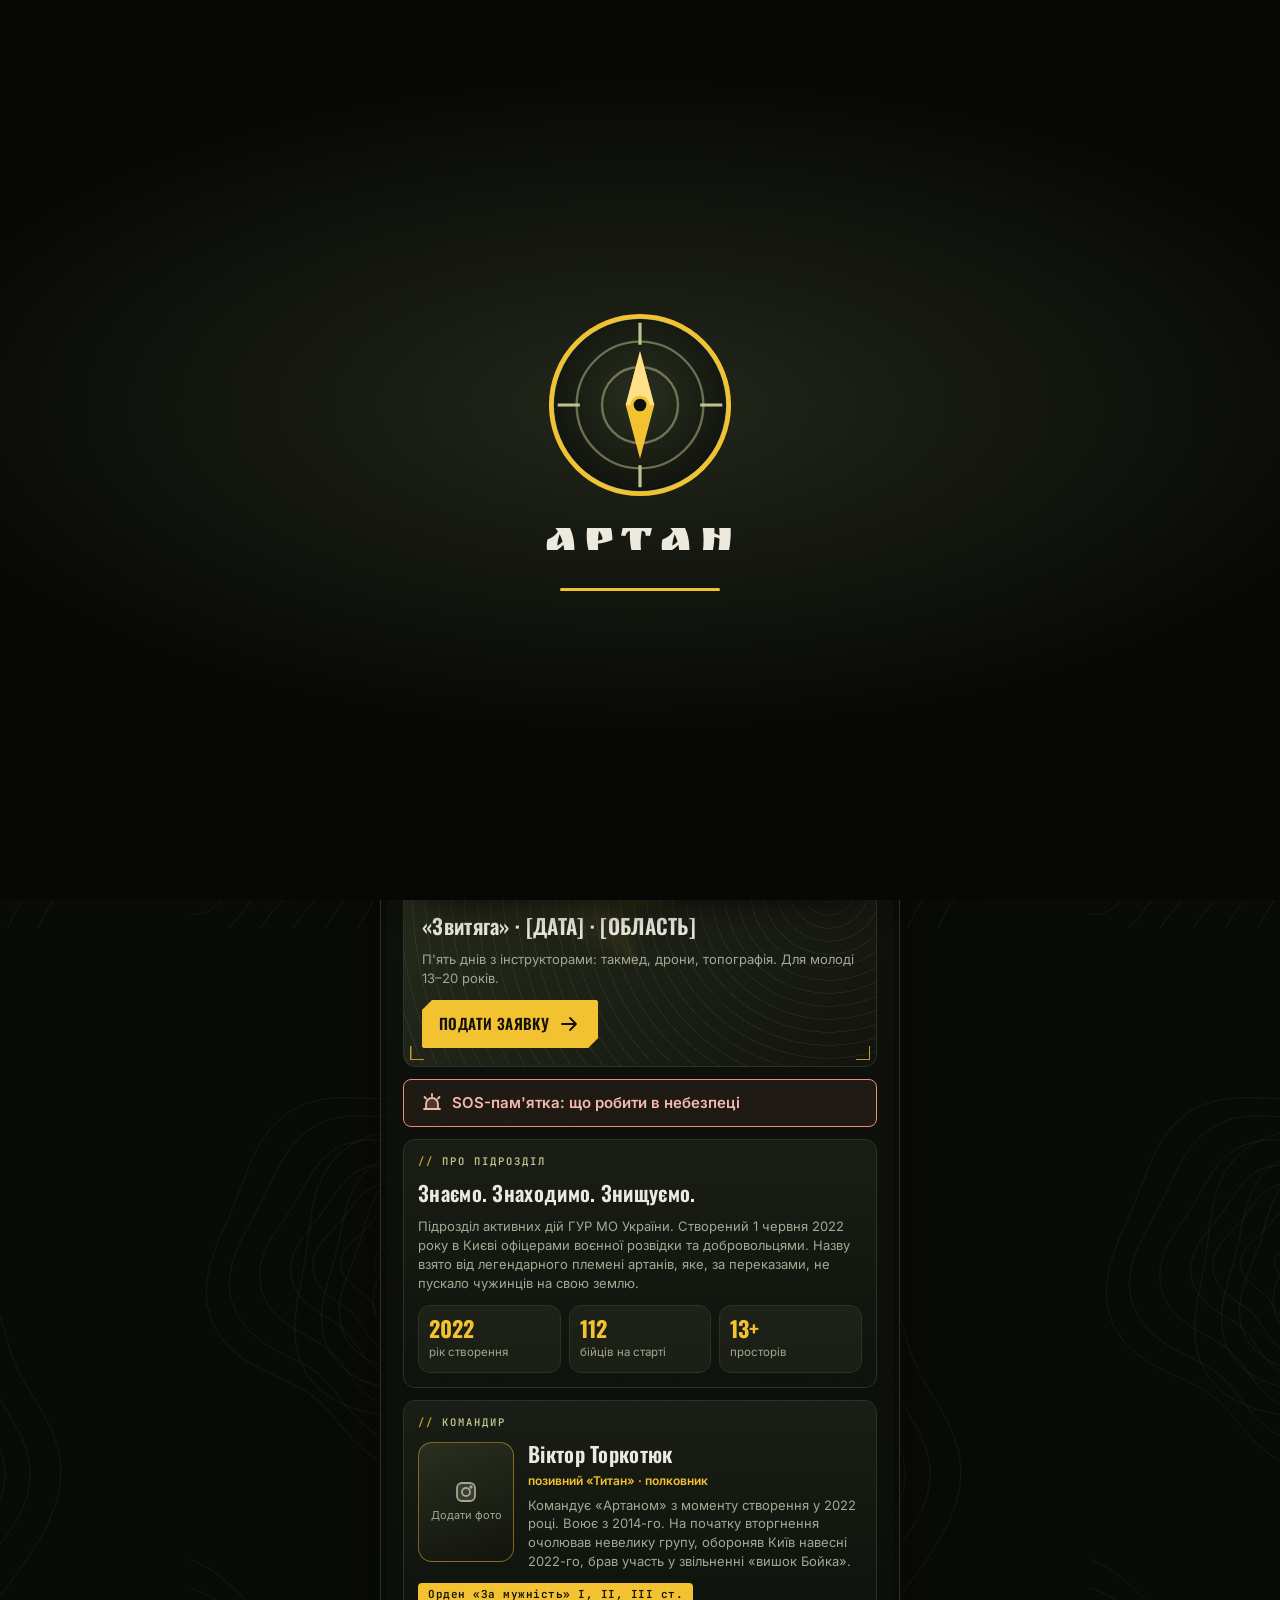
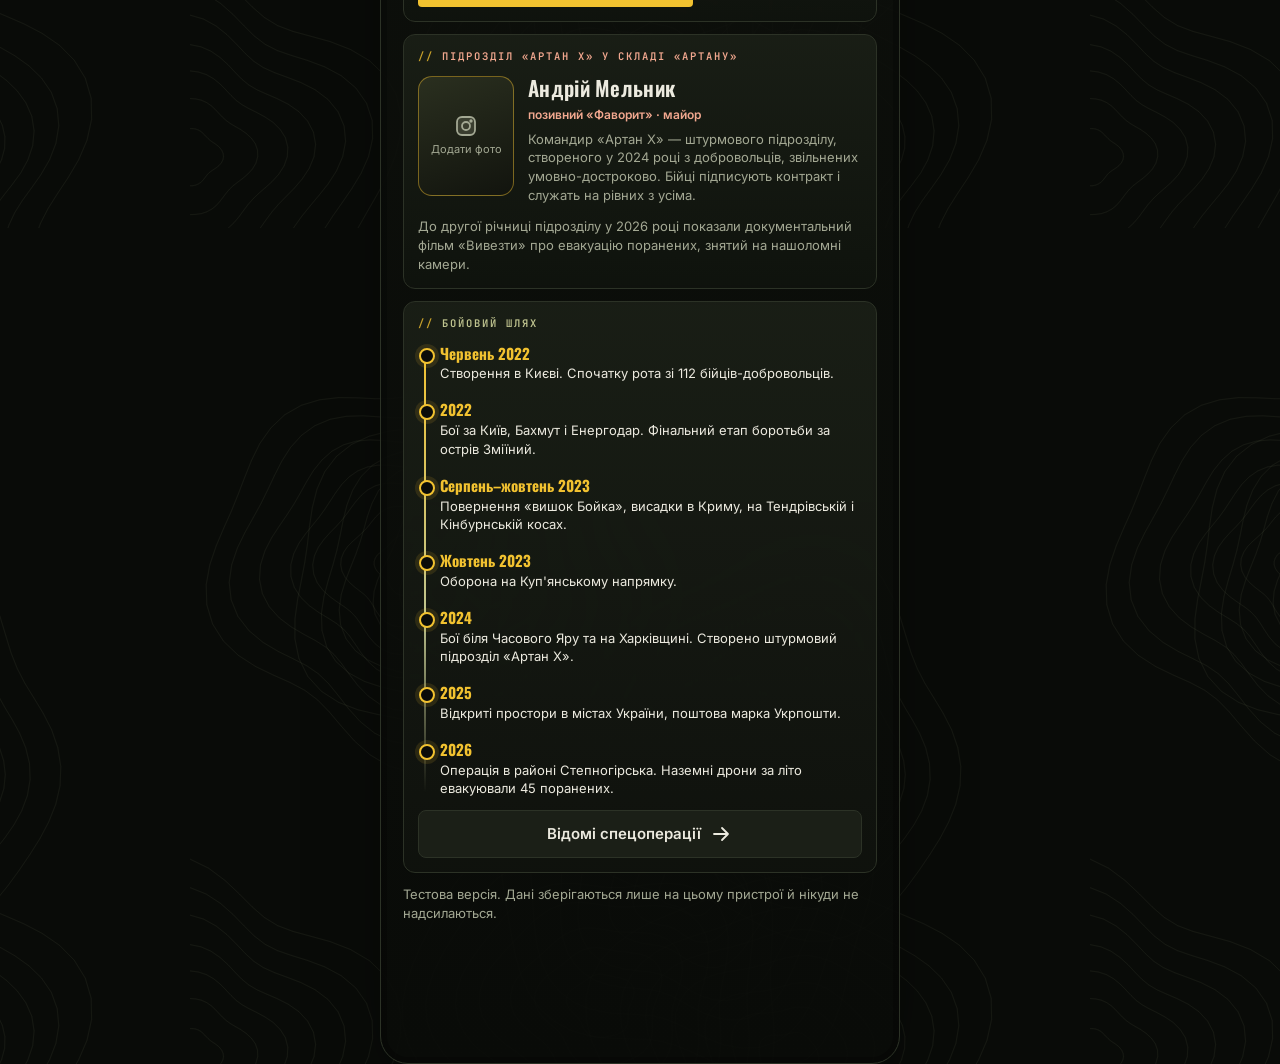
<file: output/artan/Artan.html>
<!DOCTYPE html>
<html lang="uk">
<head>
<meta charset="utf-8">
<meta name="viewport" content="width=device-width, initial-scale=1">
<title>Артан — тестовий застосунок</title>
<link href="https://fonts.googleapis.com/css2?family=Inter:wght@400;500;600&family=JetBrains+Mono:wght@400;600&family=Oswald:wght@500;600;700&family=Ruslan+Display&display=swap" rel="stylesheet">
<style>
:root{--bg:#0A0B09;--sf:#151712;--sf2:#1E211A;--ln:#32372B;--tx:#EDEBE2;--mu:#A9AD9D;--ac:#C3C79A;--ye:#F2C230;--ok:#7BC47F;--bad:#EE8D7C;--ease:cubic-bezier(.2,.8,.2,1)}
*{box-sizing:border-box;-webkit-tap-highlight-color:transparent}
html,body{margin:0;background:var(--bg);color:var(--tx);font-family:Inter,system-ui,sans-serif;font-size:15px;line-height:1.45}
body{background:radial-gradient(120% 60% at 50% 0%,#1A1D14 0%,var(--bg) 60%) fixed}
#app{max-width:480px;margin:0 auto;min-height:100vh;padding:0 16px 120px}
h1,h2,h3{font-family:Oswald,Inter,sans-serif;font-weight:600;margin:0;line-height:1.15}
h1{font-size:28px}h2{font-size:21px}h3{font-size:17px}p{margin:0}
.wm{font-family:'Ruslan Display',Oswald,serif;font-weight:400;letter-spacing:3px;line-height:1}
.mu{color:var(--mu)}.sm{font-size:13px}.ey{font-size:11px;letter-spacing:1.5px;font-weight:600;color:var(--ac);text-transform:uppercase}
.stack{display:flex;flex-direction:column;gap:12px}.row{display:flex;align-items:center;gap:12px}.sb{justify-content:space-between}.wrap{display:flex;flex-wrap:wrap;gap:8px}
.grid2{display:grid;grid-template-columns:1fr 1fr;gap:12px}
.card{background:linear-gradient(180deg,#191C15,#141610);border:1px solid var(--ln);border-radius:16px;padding:14px}
button,.btn{font:inherit;font-weight:600;min-height:48px;padding:0 16px;border-radius:14px;border:1px solid var(--ln);background:var(--sf2);color:var(--tx);cursor:pointer;text-align:center;transition:transform .15s var(--ease),background .2s,border-color .2s,box-shadow .2s;text-decoration:none;display:inline-flex;align-items:center;justify-content:center;gap:8px}
button:active,.btn:active{transform:scale(.96)}
button:focus-visible,a:focus-visible,input:focus-visible,[tabindex]:focus-visible{outline:2px solid var(--ye);outline-offset:2px}
button[disabled]{opacity:.6;cursor:default}
.pri{background:var(--ye);color:#14110A;border-color:var(--ye);box-shadow:0 6px 20px -8px rgba(242,194,48,.7)}
.ghost{background:transparent}
.view>*{animation:up .5s var(--ease) backwards}
.view>*:nth-child(2){animation-delay:.05s}.view>*:nth-child(3){animation-delay:.1s}.view>*:nth-child(4){animation-delay:.15s}.view>*:nth-child(5){animation-delay:.2s}.view>*:nth-child(6){animation-delay:.25s}.view>*:nth-child(n+7){animation-delay:.3s}
@keyframes up{from{opacity:0;transform:translateY(14px)}to{opacity:1;transform:none}}
@keyframes pop{0%{transform:scale(.6);opacity:0}70%{transform:scale(1.08)}100%{transform:scale(1);opacity:1}}
@keyframes shake{20%,60%{transform:translateX(-6px)}40%,80%{transform:translateX(6px)}}
@keyframes bump{50%{transform:scale(1.25)}}
header.top{padding:22px 0 4px}
.tile{flex-direction:column;align-items:flex-start;justify-content:space-between;gap:12px;min-height:108px;text-align:left;padding:14px;border-radius:16px;background:linear-gradient(180deg,#191C15,#141610)}
.tile svg{color:var(--ye)}.tile b{font-size:15px;display:block}.tile span{font-size:12.5px;color:var(--mu);font-weight:400}
.ic{width:24px;height:24px;fill:none;stroke:currentColor;stroke-width:1.8;stroke-linecap:round;stroke-linejoin:round;flex:none}
.hero{position:relative;overflow:hidden;border-radius:20px;border:1px solid var(--ln);padding:18px;background:linear-gradient(135deg,#23271B,#12140E)}
.hero:after{content:"";position:absolute;inset:-40%;background:conic-gradient(from 0deg,transparent 0 80%,rgba(242,194,48,.12) 90%,transparent);animation:spin 9s linear infinite;pointer-events:none}
.hero>*{position:relative;z-index:1}
@keyframes spin{to{transform:rotate(360deg)}}
.em{width:56px;height:56px;object-fit:contain;filter:drop-shadow(0 4px 10px rgba(0,0,0,.6))}
.dots{display:flex;gap:6px}.dots button{min-height:0;width:24px;height:24px;padding:0;border:0;background:transparent}.dots i{display:block;width:8px;height:8px;border-radius:50%;background:var(--ln);margin:auto;transition:all .3s}.dots .on i{background:var(--ye);width:18px;border-radius:4px}
.fade{animation:up .45s var(--ease) backwards}
.bar{height:10px;border-radius:999px;background:var(--sf2);overflow:hidden}.bar i{display:block;height:100%;background:linear-gradient(90deg,var(--ac),var(--ye));border-radius:999px;transition:width .8s var(--ease)}
.seg{display:grid;grid-template-columns:1fr 1fr;background:var(--sf);border:1px solid var(--ln);border-radius:14px;padding:4px}.seg button{min-height:40px;border:0;background:transparent;color:var(--mu);border-radius:10px}.seg button.on{background:var(--sf2);color:var(--ye)}
.date{width:62px;flex:none;font-family:Oswald,sans-serif;font-weight:600;font-size:14px;color:var(--ac);line-height:1.2;text-align:left}
.ph{height:160px;border-radius:14px;display:flex;align-items:center;justify-content:center;color:var(--mu);font-size:13px;text-align:center;padding:10px;border:1px dashed #6E7463;background:repeating-linear-gradient(45deg,#14160F 0 10px,#171A12 10px 20px)}
.photo{width:100%;max-height:280px;object-fit:cover;border-radius:14px;display:block;animation:pop .5s var(--ease)}
label{font-size:13px;color:var(--mu);display:block;margin-bottom:4px}
input[type=text],input[type=tel],input[type=date]{width:100%;height:48px;padding:0 12px;border-radius:12px;border:1px solid #6E7463;background:var(--sf);color:var(--tx);font:inherit;transition:border-color .2s,box-shadow .2s}
input:focus{border-color:var(--ye);box-shadow:0 0 0 3px rgba(242,194,48,.18);outline:0}
.chip{padding:8px 12px;border:1px solid #6E7463;border-radius:999px;font-size:13px;min-height:40px;background:transparent;font-weight:500}
.chip.on{background:var(--ye);color:#14110A;border-color:var(--ye)}
.msg{border-radius:12px;padding:12px;font-size:14px;animation:pop .35s var(--ease)}.msg.ok{background:#1B2A1C;border:1px solid var(--ok)}.msg.no{background:#2C1B18;border:1px solid var(--bad)}
.badge{display:inline-block;padding:4px 10px;border-radius:999px;background:var(--ye);color:#14110A;font-size:12px;font-weight:600}.badge.off{background:var(--sf2);color:var(--mu)}
ul{margin:0;padding-left:20px}li{margin:6px 0}
.opt{width:100%;justify-content:flex-start;text-align:left;font-weight:500;min-height:54px;padding:10px 14px}
.opt.good{border-color:var(--ok);background:#1B2A1C;animation:bump .35s}.opt.wrong{border-color:var(--bad);background:#2C1B18;animation:shake .35s}
/* nav */
nav{position:fixed;left:0;right:0;bottom:0;padding:0 12px calc(12px + env(safe-area-inset-bottom));pointer-events:none;z-index:20}
nav .in{pointer-events:auto;position:relative;max-width:456px;margin:0 auto;display:grid;grid-template-columns:repeat(5,1fr);background:rgba(20,22,16,.86);-webkit-backdrop-filter:blur(14px);backdrop-filter:blur(14px);border:1px solid var(--ln);border-radius:22px;padding:6px;box-shadow:0 14px 40px -10px #000}
nav .pill{position:absolute;top:6px;bottom:6px;left:6px;width:calc((100% - 12px)/5);border-radius:16px;background:linear-gradient(180deg,rgba(242,194,48,.2),rgba(242,194,48,.06));border:1px solid rgba(242,194,48,.35);transition:transform .45s var(--ease)}
nav a{position:relative;min-height:56px;display:flex;flex-direction:column;align-items:center;justify-content:center;gap:3px;font-size:11px;font-weight:500;color:var(--mu);text-decoration:none;border-radius:16px;transition:color .3s}
nav a svg{transition:transform .45s var(--ease)}
nav a.on{color:var(--ye);font-weight:600}nav a.on svg{transform:translateY(-2px) scale(1.14)}
nav a:active svg{transform:scale(.85)}
/* splash */
#splash{position:fixed;inset:0;z-index:50;background:radial-gradient(80% 50% at 50% 45%,#22261A,#070806 75%);display:flex;flex-direction:column;align-items:center;justify-content:center;gap:22px;transition:opacity .6s,visibility .6s}
#splash.out{opacity:0;visibility:hidden}
#splash .e{position:relative;width:190px;height:190px}
#splash .e img{width:100%;height:100%;object-fit:contain;animation:splash 1.2s var(--ease) both}
#splash .e:before,#splash .e:after{content:"";position:absolute;inset:8px;border-radius:50%;border:1px solid rgba(195,199,154,.5);animation:ring 2s ease-out infinite}
#splash .e:after{animation-delay:1s}
@keyframes splash{from{opacity:0;transform:scale(.6) rotate(-12deg);filter:blur(8px)}to{opacity:1;transform:none;filter:none}}
@keyframes ring{from{transform:scale(.9);opacity:.8}to{transform:scale(1.5);opacity:0}}
#splash .wm{font-size:44px;display:flex;gap:4px}
#splash .wm span{animation:up .6s var(--ease) both}
#splash .ld{width:160px;height:3px;border-radius:3px;background:#2A2E22;overflow:hidden}#splash .ld i{display:block;height:100%;width:100%;background:var(--ye);transform-origin:left;animation:load 2s var(--ease) both}
@keyframes load{from{transform:scaleX(0)}to{transform:scaleX(1)}}
/* map */
.mapbox{position:relative;border-radius:18px;border:1px solid var(--ln);background:radial-gradient(circle at 50% 40%,#1C2015,#0E100B);overflow:hidden;padding:6px}
.mapbox svg{display:block;width:100%;height:auto}
.ua{fill:rgba(195,199,154,.1);stroke:var(--ac);stroke-width:1.4;stroke-linejoin:round;stroke-dasharray:1;stroke-dashoffset:1;animation:draw 2.2s ease-out forwards,fillin 1s 1.6s both}
@keyframes draw{to{stroke-dashoffset:0}}@keyframes fillin{from{fill:rgba(195,199,154,0)}}
.scan{stroke:rgba(242,194,48,.5);stroke-width:1;animation:scan 4s linear infinite}
@keyframes scan{from{transform:translateX(0)}to{transform:translateX(360px)}}
.pin{cursor:pointer;transform-box:fill-box;transform-origin:center;animation:pop .5s var(--ease) backwards}
.pin .pulse{fill:none;stroke:var(--ye);stroke-width:1;transform-box:fill-box;transform-origin:center;animation:pulse 2s ease-out infinite}
@keyframes pulse{from{transform:scale(1);opacity:.9}to{transform:scale(3.4);opacity:0}}
.pin .dot{fill:var(--ye);stroke:#14110A;stroke-width:1;transition:r .2s}
.pin.sel .dot{fill:#fff}
.pin:focus{outline:none}.pin:focus-visible .dot{stroke:#fff;stroke-width:2}
.pin text{font:600 9px Inter,sans-serif;fill:var(--tx);paint-order:stroke;stroke:#0E100B;stroke-width:2.5px}
/* candle */
.candle{width:44px;height:84px;position:relative;margin:0 auto}
.candle .w{position:absolute;bottom:0;left:8px;width:28px;height:50px;border-radius:5px;background:linear-gradient(90deg,#CFC9B4,#F3EFE0 50%,#BDB7A2)}
.candle .f{position:absolute;bottom:52px;left:13px;width:18px;height:30px;border-radius:50% 50% 50% 50%/62% 62% 38% 38%;background:radial-gradient(circle at 50% 70%,#fff 0 18%,#FFD76A 40%,#F28A1E 75%,transparent 80%);transform-origin:50% 100%;animation:flame 1.1s ease-in-out infinite alternate;filter:drop-shadow(0 0 14px rgba(255,180,60,.8));opacity:0;transition:opacity .6s}
.candle.lit .f{opacity:1}
@keyframes flame{0%{transform:scale(1) rotate(-3deg)}50%{transform:scale(1.06,.94) rotate(2deg)}100%{transform:scale(.96,1.08) rotate(-1deg)}}
/* games */
.hud{display:flex;justify-content:space-between;align-items:center;font-weight:600}
.hearts span{color:var(--bad);font-size:20px;transition:opacity .3s,transform .3s;display:inline-block}.hearts span.off{opacity:.2;transform:scale(.7)}
.deck{position:relative;height:300px;touch-action:pan-y}
.scard{position:absolute;inset:0;border-radius:22px;border:1px solid var(--ln);background:linear-gradient(160deg,#252A1C,#14160F);display:flex;flex-direction:column;align-items:center;justify-content:center;gap:12px;padding:20px;text-align:center;box-shadow:0 20px 40px -18px #000;user-select:none;-webkit-user-select:none;touch-action:none;cursor:grab;animation:pop .4s var(--ease)}
.scard .emo{font-size:84px;line-height:1}
.scard .tag{position:absolute;top:16px;padding:6px 10px;border-radius:10px;font-weight:700;font-size:13px;opacity:0;border:2px solid}
.scard .tag.l{left:16px;color:var(--bad);transform:rotate(-10deg)}.scard .tag.r{right:16px;color:var(--ok);transform:rotate(10deg)}
.scard.fly{transition:transform .45s ease-in,opacity .45s}
.toast{min-height:48px;display:flex;align-items:center;justify-content:center;text-align:center;font-weight:600;border-radius:12px;padding:8px 12px}
.toast.ok{background:#1B2A1C;color:#B9E6BB;animation:pop .3s}.toast.no{background:#2C1B18;color:#F6B9AD;animation:shake .35s}
.items{display:grid;grid-template-columns:repeat(3,1fr);gap:10px}
.item{flex-direction:column;min-height:92px;gap:4px;font-size:12.5px;font-weight:500;padding:8px;border-radius:16px;animation:pop .4s var(--ease) backwards}
.item .e{font-size:30px;line-height:1}
.item.packed{pointer-events:none;transform:translateY(60px) scale(.2);opacity:0;transition:transform .5s var(--ease),opacity .5s}
.item.no{animation:shake .35s;border-color:var(--bad)}
.bag{font-size:46px;line-height:1;display:inline-block}.bag.b{animation:bump .35s}
.mem{display:grid;grid-template-columns:repeat(3,1fr);gap:10px;perspective:900px}
.mc{position:relative;min-height:88px;padding:0;border:0;background:transparent;transform-style:preserve-3d;transition:transform .5s var(--ease)}
.mc.fl{transform:rotateY(180deg)}
.mc i{position:absolute;inset:0;border-radius:14px;display:flex;align-items:center;justify-content:center;text-align:center;-webkit-backface-visibility:hidden;backface-visibility:hidden;font-style:normal;padding:6px;border:1px solid var(--ln)}
.mc .fr{background:linear-gradient(160deg,#2A2F1F,#171A12);color:var(--ac);font-family:'Ruslan Display',serif;font-size:26px}
.mc .bk{background:var(--sf2);transform:rotateY(180deg);font-size:12.5px;font-weight:600;line-height:1.2}
.mc .bk.num{font-family:Oswald,sans-serif;font-size:28px;color:var(--ye)}
.mc.done .bk{border-color:var(--ok);background:#1B2A1C;animation:bump .4s}
.confetti{position:fixed;inset:0;pointer-events:none;z-index:40;overflow:hidden}
.confetti i{position:absolute;top:-12px;width:8px;height:14px;border-radius:2px;animation:fall 2.2s ease-in forwards}
@keyframes fall{to{transform:translateY(105vh) rotate(720deg)}}
.big{font-size:60px;text-align:center;animation:pop .6s var(--ease)}
.steps{display:flex;gap:6px}.steps i{flex:1;height:5px;border-radius:5px;background:var(--sf2);overflow:hidden;position:relative}.steps i:after{content:"";position:absolute;inset:0;background:var(--ye);transform:scaleX(0);transform-origin:left;transition:transform .5s var(--ease)}.steps i.on:after{transform:scaleX(1)}
.check{width:88px;height:88px;margin:0 auto;display:block}.check circle{fill:none;stroke:var(--ok);stroke-width:4;stroke-dasharray:1;stroke-dashoffset:1;animation:draw .7s ease-out forwards}.check path{fill:none;stroke:var(--ok);stroke-width:5;stroke-linecap:round;stroke-linejoin:round;stroke-dasharray:1;stroke-dashoffset:1;animation:draw .5s .6s ease-out forwards}
.num{width:32px;height:32px;border-radius:50%;background:var(--sf2);border:1px solid var(--ln);display:flex;align-items:center;justify-content:center;font-family:Oswald,sans-serif;color:var(--ye);flex:none}

/* v3 */
#app{background-image:repeating-radial-gradient(circle at 85% -5%,rgba(195,199,154,.045) 0 1px,transparent 1px 16px);background-repeat:no-repeat;background-size:100% 420px}
.hero,.idc{background-image:repeating-radial-gradient(circle at 90% 10%,rgba(195,199,154,.08) 0 1px,transparent 1px 13px),linear-gradient(135deg,#262B1D,#12140E)}
.tile svg{width:42px;height:42px;padding:8px;border-radius:13px;background:rgba(242,194,48,.1);border:1px solid rgba(242,194,48,.28);transition:transform .4s var(--ease)}
.tile:active svg{transform:rotate(-8deg) scale(1.1)}
.sosb{border-color:var(--bad);color:#F6B9AD;background:rgba(238,141,124,.08);justify-content:flex-start}
.idc{border:1px solid rgba(242,194,48,.4);border-radius:18px;padding:16px;position:relative;overflow:hidden;box-shadow:0 18px 40px -22px rgba(242,194,48,.5)}
.idc:before{content:"";position:absolute;top:0;bottom:0;width:60px;left:-80px;background:linear-gradient(100deg,transparent,rgba(255,255,255,.12),transparent);animation:shine 4.5s ease-in-out infinite}
@keyframes shine{0%,60%{left:-80px}100%{left:120%}}
.idc>*{position:relative}
/* candle */
.cdl{position:relative;width:140px;height:200px;margin:0 auto}
.cdl .wax{position:absolute;bottom:0;left:43px;width:54px;height:112px;border-radius:9px 9px 6px 6px/12px 12px 6px 6px;background:linear-gradient(90deg,#8E8870,#E9E3CE 30%,#FFFDF3 48%,#DAD4BD 68%,#847E67);box-shadow:inset 0 -22px 26px -12px rgba(0,0,0,.55),0 10px 18px -8px #000;transition:box-shadow .8s}
.cdl .wax:before{content:"";position:absolute;top:-7px;left:0;right:0;height:16px;border-radius:50%;background:radial-gradient(ellipse at 50% 60%,#FFF8E0,#CFC7A8 80%)}
.cdl .wax:after{content:"";position:absolute;inset:0;border-radius:inherit;background:radial-gradient(ellipse at 50% 0,rgba(255,170,70,.75),transparent 62%);opacity:0;transition:opacity .9s}
.cdl.lit .wax:after{opacity:1}
.cdl .wax i{position:absolute;top:4px;width:7px;border-radius:0 0 5px 5px;background:linear-gradient(90deg,#F6F1DE,#D5CFB8)}
.cdl .wax i:nth-child(1){left:7px;height:30px}.cdl .wax i:nth-child(2){right:11px;height:19px;width:6px}
.cdl .wick{position:absolute;left:50%;bottom:112px;width:3px;height:15px;margin-left:-1.5px;border-radius:2px;background:linear-gradient(#1b140f,#4a3524);transform:rotate(4deg);transform-origin:bottom}
.cdl.lit .wick{background:linear-gradient(#ff9a3c,#1b140f 55%)}
.cdl .fw{position:absolute;left:50%;bottom:121px;width:30px;height:70px;margin-left:-15px;transform:scale(0);transform-origin:50% 100%;opacity:0;transition:transform .7s var(--ease),opacity .4s}
.cdl.lit .fw{transform:scale(1);opacity:1}
.cdl .flame{position:absolute;inset:0;transform-origin:50% 100%;border-radius:50% 50% 50% 50%/70% 70% 30% 30%;background:radial-gradient(ellipse 34% 16% at 50% 92%,rgba(70,130,255,.95),transparent 100%),radial-gradient(ellipse 30% 42% at 50% 62%,#fff 0 45%,transparent 100%),radial-gradient(ellipse 60% 62% at 50% 60%,#FFE79A 0 30%,#FFB534 58%,rgba(255,112,24,.85) 82%,transparent 100%);filter:blur(.5px) drop-shadow(0 0 16px rgba(255,170,60,.95));animation:fl1 3.1s ease-in-out infinite,fl2 .23s ease-in-out infinite alternate}
@keyframes fl1{0%{transform:rotate(-2deg) scaleY(1)}22%{transform:rotate(2.5deg) scaleY(1.07)}45%{transform:rotate(-1deg) scaleY(.95)}63%{transform:rotate(3deg) scaleY(1.04) skewX(2deg)}82%{transform:rotate(-3deg) scaleY(1.09) skewX(-2deg)}100%{transform:rotate(-2deg) scaleY(1)}}
@keyframes fl2{from{opacity:.93}to{opacity:1}}
.cdl .glow{position:absolute;left:50%;bottom:86px;width:220px;height:220px;margin-left:-110px;border-radius:50%;background:radial-gradient(circle,rgba(255,176,66,.42),rgba(255,140,40,.12) 45%,transparent 68%);opacity:0;transition:opacity .9s;animation:glw 2.3s ease-in-out infinite alternate;pointer-events:none}
.cdl.lit .glow{opacity:1}
@keyframes glw{from{transform:scale(.94)}to{transform:scale(1.06)}}
.cdl .smoke{position:absolute;left:50%;bottom:128px;width:10px;height:44px;margin-left:-5px;border-radius:50%;background:linear-gradient(transparent,rgba(210,210,200,.5));filter:blur(4px);opacity:0}
.cdl.out .smoke{animation:smk 1.8s ease-out}
@keyframes smk{0%{opacity:.8;transform:translateY(0) scaleX(1)}100%{opacity:0;transform:translateY(-70px) scaleX(2.6) rotate(12deg)}}
.card:has(.cdl){overflow:hidden;transition:background 1s,border-color 1s}
.card:has(.cdl.lit){background:radial-gradient(90% 70% at 50% 30%,rgba(255,150,50,.2),#141610 75%);border-color:rgba(255,170,70,.45)}
/* merch */
.prod{padding:10px;gap:8px}.prod svg{display:block;width:100%;height:auto;border-radius:12px;background:radial-gradient(circle at 50% 40%,#2A2F1F,#12140E)}
.prod .sz{display:flex;gap:4px}.prod .sz button{min-height:32px;min-width:0;flex:1;padding:0;font-size:12px;border-radius:8px}.prod .sz button.on{background:var(--ac);color:#14110A;border-color:var(--ac)}
.prod .add{min-height:42px;font-size:13.5px}
.cartn{display:inline-flex;min-width:24px;height:24px;border-radius:12px;background:var(--ye);color:#14110A;align-items:center;justify-content:center;font-size:13px;padding:0 6px}.cartn.b{animation:bump .35s}
.lnk{padding:12px 14px;justify-content:flex-start;text-align:left;font-weight:400}.lnk b{display:block}
.lnk .bi{width:44px;height:44px;border-radius:13px;background:rgba(195,199,154,.1);border:1px solid var(--ln);display:flex;align-items:center;justify-content:center;color:var(--ye);flex:none}
.tel{flex-direction:column;gap:0;min-height:76px}.tel b{font-family:Oswald,sans-serif;font-size:28px;color:var(--ye);line-height:1.1}.tel span{font-size:12.5px;color:var(--mu);font-weight:400}
details{border:1px solid var(--ln);border-radius:14px;background:var(--sf);padding:0 14px}details summary{min-height:52px;display:flex;align-items:center;font-weight:600;cursor:pointer;list-style:none}details summary::-webkit-details-marker{display:none}details summary:after{content:"+";margin-left:auto;color:var(--ye);font-size:20px;transition:transform .3s}details[open] summary:after{transform:rotate(45deg)}details ul{padding-bottom:12px}
.lamp{width:96px;height:96px;border-radius:50%;margin:0 auto;background:radial-gradient(circle,#3a3d30,#191b13);border:2px solid var(--ln);transition:all .07s}
.lamp.on{background:radial-gradient(circle,#fff,#F2C230 55%,#b58a12);box-shadow:0 0 60px 14px rgba(242,194,48,.55);border-color:#fff}
.mcode{font-family:Oswald,sans-serif;font-size:44px;letter-spacing:10px;text-align:center;color:var(--ac);line-height:1}
.mo{font-family:Oswald,sans-serif;font-size:26px;min-height:64px}
.mtab{display:grid;grid-template-columns:repeat(3,1fr);gap:4px 10px;font-size:13px;padding-bottom:12px}

/* v4 */
.cmd{display:grid;grid-template-columns:96px 1fr;gap:14px;align-items:start}
.cmd .pf{position:relative;width:96px;height:120px;border-radius:14px;overflow:hidden;border:1px solid rgba(242,194,48,.45);background:linear-gradient(160deg,#2A2F1F,#12140E);display:flex;align-items:center;justify-content:center;text-align:center;color:var(--mu);font-size:11px}
.cmd .pf img{width:100%;height:100%;object-fit:cover;display:block;animation:pop .5s var(--ease)}
.cmd .pf label{position:absolute;inset:0;margin:0;display:flex;flex-direction:column;align-items:center;justify-content:center;gap:4px;cursor:pointer;color:var(--mu);font-size:11px}
.cmd .pf input{position:absolute;width:1px;height:1px;opacity:0}
.cmd .pf.has label{opacity:0}
.rk{display:inline-flex;align-items:center;gap:6px;font-size:12px;color:var(--ye);font-weight:600}
.facts{display:grid;grid-template-columns:repeat(3,1fr);gap:8px}.facts div{background:rgba(195,199,154,.06);border:1px solid var(--ln);border-radius:12px;padding:10px}.facts b{display:block;font-family:Oswald,sans-serif;font-size:22px;color:var(--ye);line-height:1.1}.facts span{font-size:11.5px;color:var(--mu)}
.tl{position:relative;padding-left:22px}
.tl:before{content:"";position:absolute;left:6px;top:6px;bottom:6px;width:2px;background:linear-gradient(var(--ye),var(--ac) 60%,transparent);transform-origin:top;animation:grow 1.4s var(--ease) both}
@keyframes grow{from{transform:scaleY(0)}to{transform:scaleY(1)}}
.tl .ev{position:relative;padding:0 0 16px}.tl .ev:last-child{padding-bottom:0}
.tl .ev:before{content:"";position:absolute;left:-21px;top:5px;width:12px;height:12px;border-radius:50%;background:#0A0B09;border:2px solid var(--ye);box-shadow:0 0 0 4px rgba(242,194,48,.12)}
.tl .ev b{font-family:Oswald,sans-serif;color:var(--ye);font-size:15px;display:block}
.tl .ev{opacity:0;animation:up .5s var(--ease) forwards}
.lb{display:flex;flex-direction:column;gap:8px}
.lbr{display:grid;grid-template-columns:36px 1fr auto;gap:10px;align-items:center;padding:10px 12px;border-radius:14px;background:var(--sf);border:1px solid var(--ln);animation:up .4s var(--ease) backwards}
.lbr.me{border-color:var(--ye);background:linear-gradient(90deg,rgba(242,194,48,.14),var(--sf))}
.lbr .pl{width:32px;height:32px;border-radius:50%;display:flex;align-items:center;justify-content:center;font-family:Oswald,sans-serif;font-weight:600;background:var(--sf2);color:var(--ac)}
.lbr:nth-child(1) .pl{background:linear-gradient(160deg,#FFE27A,#C99A12);color:#14110A}
.lbr:nth-child(2) .pl{background:linear-gradient(160deg,#E9E9E2,#9DA096);color:#14110A}
.lbr:nth-child(3) .pl{background:linear-gradient(160deg,#E6A36A,#9A5A2A);color:#14110A}
.lbr b{display:block}.lbr .xp{font-family:Oswald,sans-serif;font-size:18px;color:var(--ye)}
.tog{display:flex;align-items:center;justify-content:space-between;gap:12px;min-height:48px}
.sw{position:relative;width:52px;height:30px;flex:none;border-radius:15px;background:var(--sf2);border:1px solid var(--ln);padding:0;min-height:0}
.sw:after{content:"";position:absolute;top:3px;left:3px;width:22px;height:22px;border-radius:50%;background:var(--mu);transition:transform .3s var(--ease),background .3s}
.sw[aria-checked=true]{background:rgba(242,194,48,.25);border-color:var(--ye)}.sw[aria-checked=true]:after{transform:translateX(22px);background:var(--ye)}
#map3d{min-height:330px}

/* v7 projects */
.pj{position:relative;overflow:hidden;padding:16px;display:flex;flex-direction:column;gap:10px}
.pj:before{content:"";position:absolute;right:-60px;top:-60px;width:180px;height:180px;border-radius:50%;background:radial-gradient(circle,rgba(242,194,48,.14),transparent 65%);pointer-events:none}
.pj .hd{display:flex;align-items:center;gap:14px}
.pj .ring{position:relative;width:60px;height:60px;flex:none;border-radius:50%;display:flex;align-items:center;justify-content:center;color:var(--ye);background:radial-gradient(circle,#2a2f1f,#14160f)}
.pj .ring:before{content:"";position:absolute;inset:-2px;border-radius:50%;background:conic-gradient(var(--ye),transparent 30%,var(--ac) 55%,transparent 80%,var(--ye));-webkit-mask:radial-gradient(circle,transparent 62%,#000 64%);mask:radial-gradient(circle,transparent 62%,#000 64%);animation:spin 6s linear infinite}
.pj .ring svg{width:30px;height:30px}
.pj .tag{display:inline-block;font-size:11px;font-weight:600;letter-spacing:1px;text-transform:uppercase;color:var(--ac)}
.pj .acts{display:flex;flex-wrap:wrap;gap:8px}.pj .acts .btn{min-height:42px;font-size:13.5px}
.pjhero{display:grid;grid-template-columns:repeat(3,1fr);gap:8px}
.xcard{background:linear-gradient(135deg,#2A1E12,#12100C);border:1px solid rgba(238,141,124,.4)}
.xcard .rk{color:#F2A88F}

/* v6 diploma */
.dprev{position:relative;border-radius:14px;overflow:hidden;border:1px solid rgba(242,194,48,.45);background:#0E100B;min-height:150px;display:flex;align-items:center;justify-content:center}
.dprev img{display:block;width:100%;height:auto;animation:pop .6s var(--ease)}
.dprev .sp{width:34px;height:34px;border-radius:50%;border:3px solid var(--ln);border-top-color:var(--ye);animation:spin 1s linear infinite}
.vid{display:grid;grid-template-columns:72px 1fr;gap:12px;align-items:center;padding:12px;text-align:left;font-weight:400;justify-content:stretch}
.vid .th{width:72px;height:72px;border-radius:12px;background:radial-gradient(circle,#2f3424,#14160f);display:flex;align-items:center;justify-content:center;color:var(--ye);border:1px solid var(--ln)}

.socs{display:flex;flex-direction:column;gap:6px}
.soc{display:grid;grid-template-columns:36px 1fr 18px;gap:10px;align-items:center;padding:8px 10px;min-height:52px;border-radius:12px;border:1px solid var(--ln);background:rgba(0,0,0,.25);text-decoration:none;color:var(--tx);transition:transform .15s var(--ease),border-color .2s}
.soc:active{transform:scale(.97)}.soc:hover{border-color:rgba(242,194,48,.5)}
.soc .si{width:36px;height:36px;border-radius:10px;display:flex;align-items:center;justify-content:center;color:#fff}
.soc .si svg{width:20px;height:20px}
.soc .si.ig{background:linear-gradient(45deg,#F2A541,#D9346B 55%,#7C3AC9)}.soc .si.tg{background:#2A9BD8}.soc .si.yt{background:#D93A2B}.soc .si.fb{background:#2F64C8}.soc .si.web{background:#3A3F31;color:var(--ye)}
.soc b{display:block;font-size:13.5px}.soc span.sm{font-size:12px}
.soc>svg{color:var(--mu);width:16px;height:16px}
@media (prefers-reduced-motion:reduce){*,*:before,*:after{animation-duration:.01ms!important;animation-iteration-count:1!important;transition-duration:.01ms!important}}
</style>
<style>/* css/tablet.css */
/* ===== ARTAN «Оперативний планшет» — design layer over the base styles ===== */
:root{
  --bg:#090B08; --sf:#12150F; --sf2:#1B1F17; --ln:#2C3226; --tx:#ECEADF; --mu:#A3A893; --ac:#BFC48F; --ye:#F2C230;
  --ok:#7BC47F; --bad:#EE8D7C; --hud:#F2C230; --grid:rgba(191,196,143,.07);
  --mono:"JetBrains Mono",ui-monospace,SFMono-Regular,Menlo,monospace;
  --r:8px; --r-lg:12px; --chamfer:10px;
  --topo:none;
}
body.kid{--ye:#FFC24A; --hud:#FFC24A; --ac:#B9E07F; --sf:#15190F; --sf2:#20261A; --r:16px; --r-lg:22px; --chamfer:0px; font-size:16.5px}

html,body{background:var(--bg)}
body{background:
  var(--topo) center top/900px auto repeat,
  radial-gradient(110% 55% at 50% -5%,#1D2216 0%,transparent 60%),
  var(--bg) !important;
}
#app{background:none!important;padding-bottom:132px}
@media (min-width:760px){
  #app{max-width:520px;margin:28px auto 0;border:1px solid var(--ln);border-radius:28px;padding:6px 22px 140px;background:linear-gradient(180deg,rgba(18,21,15,.82),rgba(9,11,8,.9))!important;box-shadow:0 40px 80px -40px #000,inset 0 0 0 6px rgba(0,0,0,.25)}
}

/* type */
h1,h2,h3{font-family:Oswald,Inter,sans-serif;letter-spacing:.3px;text-wrap:balance}
h1{font-size:30px;text-transform:uppercase;letter-spacing:1px}
.ey{font-family:var(--mono);font-weight:600;letter-spacing:2px;font-size:10.5px;color:var(--ac)}
.ey::before{content:"// ";color:var(--ye);opacity:.8}
.mono{font-family:var(--mono)}

/* surfaces */
.card{border-radius:var(--r-lg);background:linear-gradient(180deg,rgba(27,31,23,.92),rgba(16,19,14,.92));border-color:var(--ln);backdrop-filter:blur(2px)}
.hero,.idc,.hud-frame{position:relative;border-radius:var(--r-lg)}
.hud-frame::after,.hero::before,.idc::after{content:"";position:absolute;inset:6px;pointer-events:none;z-index:2;
  background:
   linear-gradient(var(--hud),var(--hud)) left top/14px 1.5px no-repeat,linear-gradient(var(--hud),var(--hud)) left top/1.5px 14px no-repeat,
   linear-gradient(var(--hud),var(--hud)) right top/14px 1.5px no-repeat,linear-gradient(var(--hud),var(--hud)) right top/1.5px 14px no-repeat,
   linear-gradient(var(--hud),var(--hud)) left bottom/14px 1.5px no-repeat,linear-gradient(var(--hud),var(--hud)) left bottom/1.5px 14px no-repeat,
   linear-gradient(var(--hud),var(--hud)) right bottom/14px 1.5px no-repeat,linear-gradient(var(--hud),var(--hud)) right bottom/1.5px 14px no-repeat;opacity:.75}
.hero:after{opacity:.6}

/* buttons */
button,.btn{border-radius:var(--r)}
.pri{clip-path:polygon(var(--chamfer) 0,100% 0,100% calc(100% - var(--chamfer)),calc(100% - var(--chamfer)) 100%,0 100%,0 var(--chamfer));border-radius:2px;letter-spacing:.4px;text-transform:uppercase;font-family:Oswald,Inter,sans-serif;font-weight:600;font-size:15px}
body.kid .pri{border-radius:999px;text-transform:none;font-family:Inter,sans-serif;font-size:16px}
.badge{font-family:var(--mono);font-size:11px;letter-spacing:.5px;border-radius:4px}
body.kid .badge{border-radius:999px}
.chip{border-radius:4px}
body.kid .chip{border-radius:999px}
.seg{border-radius:var(--r)}.seg button{border-radius:calc(var(--r) - 3px)}

/* ===== header & status strip ===== */
.t-head{display:flex;align-items:center;justify-content:space-between;gap:12px;padding:20px 0 2px}
.t-head .who{display:flex;align-items:center;gap:12px;min-width:0}
.t-head .who img{width:48px;height:48px;object-fit:contain;filter:drop-shadow(0 4px 10px #000)}
.t-head .wm{font-size:26px}
.t-head p{font-family:var(--mono);font-size:11px;color:var(--mu);letter-spacing:.5px}
.modesw{display:inline-grid;grid-template-columns:1fr 1fr;border:1px solid var(--ln);border-radius:999px;padding:3px;background:var(--sf);flex:none}
.modesw button{min-height:34px;padding:0 10px;font-size:11.5px;border:0;border-radius:999px;background:transparent;color:var(--mu);font-weight:600}
.modesw button[aria-pressed="true"]{background:var(--ye);color:#14110A}

.status{display:grid;grid-template-columns:repeat(4,1fr);border:1px solid var(--ln);border-radius:var(--r);background:rgba(10,12,9,.7);overflow:hidden}
.status>div{padding:9px 10px;border-right:1px solid var(--ln);min-width:0}
.status>div:last-child{border-right:0}
.status span{display:block;font-family:var(--mono);font-size:9.5px;letter-spacing:1.2px;color:var(--mu);text-transform:uppercase;white-space:nowrap;overflow:hidden;text-overflow:ellipsis}
.status b{display:flex;align-items:center;gap:5px;font-family:var(--mono);font-size:14px;color:var(--ye);font-weight:600;white-space:nowrap;font-variant-numeric:tabular-nums;overflow:hidden;text-overflow:ellipsis}
.status b svg{width:16px;height:18px;flex:none}

/* ===== radar ===== */
.radar{position:relative;margin:4px auto 0;width:100%;max-width:400px;aspect-ratio:1}
.radar svg{display:block;width:100%;height:100%;overflow:visible}
.radar .ring{fill:none;stroke:rgba(191,196,143,.16);stroke-width:1}
.radar .tick{stroke:rgba(191,196,143,.3);stroke-width:1}
.radar .sec path{fill:rgba(191,196,143,.035);stroke:rgba(191,196,143,.22);stroke-width:1;transition:fill .25s,stroke .25s}
.radar .sec g{color:var(--ac);transition:color .25s,transform .25s var(--ease)}
.radar .sec text{font:600 10.5px var(--mono);fill:var(--tx);text-anchor:middle;letter-spacing:.3px;pointer-events:none}
.radar .sec:hover path,.radar .sec:focus-visible path{fill:rgba(242,194,48,.14);stroke:var(--ye)}
.radar .sec:hover g,.radar .sec:focus-visible g{color:var(--ye)}
.radar .sec:focus{outline:none}
.radar .sec{animation:secIn .6s var(--ease) backwards;animation-delay:calc(var(--i) * 45ms + .1s);transform-origin:200px 200px;transform-box:view-box}
@keyframes secIn{from{opacity:0;transform:scale(.6) rotate(-14deg)}}
.radar .sweep{transform-origin:200px 200px;transform-box:view-box;animation:sweep 6s linear infinite;pointer-events:none}
@keyframes sweep{to{transform:rotate(360deg)}}
.radar .blip{fill:var(--ye);animation:blip 2.4s ease-out infinite}
@keyframes blip{0%{opacity:0}10%{opacity:1}100%{opacity:0}}
.radar .core circle.c1{fill:#0B0D09;stroke:var(--ye);stroke-width:1.5}
.radar .core{cursor:pointer}
.radar .core:focus{outline:none}.radar .core:focus-visible circle.c1{stroke-width:3}
.radar .core text{font:600 9px var(--mono);fill:var(--ye);text-anchor:middle;letter-spacing:1.5px}

/* briefing */
.brief{display:grid;gap:12px}
.brief .row.sb{align-items:flex-start}
.brief .dl{font-family:var(--mono);font-size:11px;color:var(--mu)}

/* ===== dock ===== */
nav.dock{position:fixed;left:50%;transform:translateX(-50%);bottom:calc(10px + env(safe-area-inset-bottom,0px));width:min(468px,calc(100% - 20px));z-index:30;
  display:grid;grid-template-columns:1fr 1fr 84px 1fr 1fr;align-items:end;padding:6px;pointer-events:auto;
  background:rgba(14,17,12,.9);-webkit-backdrop-filter:blur(14px);backdrop-filter:blur(14px);border:1px solid var(--ln);border-radius:20px;box-shadow:0 18px 40px -12px #000}
nav.dock a{min-height:54px;display:flex;flex-direction:column;align-items:center;justify-content:center;gap:3px;font:500 10.5px var(--mono);letter-spacing:.3px;color:var(--mu);text-decoration:none;border-radius:14px;transition:color .25s,background .25s}
nav.dock a.on{color:var(--ye);background:rgba(242,194,48,.08)}
nav.dock a.on svg{transform:translateY(-1px) scale(1.1)}
nav.dock a svg{transition:transform .35s var(--ease)}
.dock-radar{position:relative;justify-self:center;width:72px;height:72px;margin-top:-26px;border-radius:50%;padding:0;min-height:0;border:1px solid var(--ye);background:radial-gradient(circle,#20251A,#0A0C08 70%);box-shadow:0 0 0 6px rgba(9,11,8,.9),0 10px 30px -6px rgba(242,194,48,.45)}
.dock-radar img{width:46px;height:46px;object-fit:contain;position:relative;z-index:1}
.dock-radar .dr-ring{position:absolute;inset:4px;border-radius:50%;background:conic-gradient(from 0deg,transparent 0 75%,rgba(242,194,48,.55) 100%);-webkit-mask:radial-gradient(circle,transparent 55%,#000 57%);mask:radial-gradient(circle,transparent 55%,#000 57%);animation:sweep 3.2s linear infinite}
.dock-radar[aria-expanded="true"]{background:var(--ye)}
.dock-radar:active{transform:scale(.94)}

/* ===== radial quick menu ===== */
.qmenu{position:fixed;inset:0;z-index:60;display:grid;place-items:center;padding:24px 16px 120px;background:radial-gradient(circle at 50% 100%,rgba(28,33,22,.97),rgba(5,6,4,.97) 70%);animation:qIn .3s var(--ease)}
@keyframes qIn{from{opacity:0}}
.qmenu .qwrap{width:min(440px,100%);display:grid;gap:14px}
.qmenu h2{font-family:var(--mono);font-size:12px;letter-spacing:2px;color:var(--ac);text-align:center;font-weight:600}
.qgrid{display:grid;grid-template-columns:repeat(3,1fr);gap:10px}
.qgrid a{display:flex;flex-direction:column;align-items:center;justify-content:center;gap:7px;min-height:86px;padding:8px;text-align:center;border:1px solid var(--ln);border-radius:var(--r-lg);background:rgba(27,31,23,.85);color:var(--tx);text-decoration:none;font-size:12.5px;font-weight:600;
  animation:qItem .45s var(--ease) backwards;animation-delay:calc(var(--i) * 28ms)}
.qgrid a svg{color:var(--ye)}
.qgrid a:hover,.qgrid a:focus-visible{border-color:var(--ye);background:rgba(242,194,48,.1)}
@keyframes qItem{from{opacity:0;transform:translateY(60px) scale(.6)}}
.qmenu .qclose{justify-self:center;min-width:140px}

/* ===== campaign path ===== */
.path{position:relative;border:1px solid var(--ln);border-radius:var(--r-lg);overflow:hidden;background:var(--topo) center/600px auto,linear-gradient(180deg,#141810,#0B0D09)}
.path svg.trail{position:absolute;inset:0;width:100%;height:100%}
.path .trail .road{fill:none;stroke:rgba(191,196,143,.25);stroke-width:10;stroke-linecap:round}
.path .trail .dash{fill:none;stroke:var(--ye);stroke-width:2;stroke-dasharray:2 10;stroke-linecap:round;opacity:.8}
.path .trail .walked{fill:none;stroke:var(--ye);stroke-width:4;stroke-linecap:round;stroke-dasharray:var(--len) var(--len);stroke-dashoffset:var(--len);animation:walk 1.6s .3s var(--ease) forwards}
@keyframes walk{to{stroke-dashoffset:var(--off)}}
.node{position:absolute;transform:translate(-50%,-50%);width:66px;height:66px;min-height:0;padding:0;border-radius:50%;border:2px solid var(--ln);background:radial-gradient(circle,#252A1D,#11140D);display:flex;align-items:center;justify-content:center;font-size:26px;color:var(--ac);
  animation:pop .5s var(--ease) backwards;animation-delay:calc(var(--i) * 60ms + .2s);z-index:1}
.node svg{width:28px;height:28px}
.node.done{border-color:var(--ok);background:radial-gradient(circle,#24361F,#11160E)}
.node.done::after{content:"";position:absolute;right:-2px;top:-2px;width:22px;height:22px;border-radius:50%;background:var(--ok) url("data:image/svg+xml,%3Csvg xmlns='http://www.w3.org/2000/svg' viewBox='0 0 24 24'%3E%3Cpath d='M6 12l4 4 8-8' fill='none' stroke='%2314110A' stroke-width='3' stroke-linecap='round' stroke-linejoin='round'/%3E%3C/svg%3E") center/14px no-repeat;border:2px solid #0B0D09}
.node.next{border-color:var(--ye);box-shadow:0 0 0 0 rgba(242,194,48,.6);animation:pop .5s var(--ease) backwards,beacon 1.8s 1s ease-out infinite}
@keyframes beacon{0%{box-shadow:0 0 0 0 rgba(242,194,48,.55)}100%{box-shadow:0 0 0 18px rgba(242,194,48,0)}}
.node.lock{opacity:.5;filter:grayscale(.8)}
.node.lock::after{content:"";position:absolute;inset:auto;bottom:-4px;width:20px;height:20px;border-radius:6px;background:#2C3226 url("data:image/svg+xml,%3Csvg xmlns='http://www.w3.org/2000/svg' viewBox='0 0 24 24'%3E%3Crect x='6' y='11' width='12' height='9' rx='2' fill='none' stroke='%23A3A893' stroke-width='2'/%3E%3Cpath d='M9 11V8a3 3 0 0 1 6 0v3' fill='none' stroke='%23A3A893' stroke-width='2'/%3E%3C/svg%3E") center/14px no-repeat}
.node-l{position:absolute;transform:translate(-50%,0);width:120px;text-align:center;font:600 11px/1.25 var(--mono);color:var(--tx);pointer-events:none;text-shadow:0 1px 3px #000}
.node-l small{display:block;color:var(--mu);font-weight:400;font-size:10px;letter-spacing:.5px}
.path-flag{position:absolute;transform:translate(-50%,-100%);font:600 10px var(--mono);letter-spacing:1.5px;color:var(--ye)}

/* sheet */
.sheet{position:fixed;left:50%;bottom:0;transform:translateX(-50%);width:min(520px,100%);z-index:55;background:linear-gradient(180deg,#1C2117,#0E110B);border:1px solid var(--ln);border-bottom:0;border-radius:22px 22px 0 0;padding:18px 18px calc(110px + env(safe-area-inset-bottom,0px));display:grid;gap:12px;box-shadow:0 -20px 50px -10px #000;animation:sheetIn .4s var(--ease)}
@keyframes sheetIn{from{transform:translate(-50%,100%)}}
.sheet .grab{width:44px;height:4px;border-radius:4px;background:var(--ln);justify-self:center}
.sheet-bg{position:fixed;inset:0;z-index:54;background:rgba(0,0,0,.45)}

/* patches */
.patches{display:grid;grid-template-columns:repeat(4,1fr);gap:10px}
.patch{display:grid;justify-items:center;gap:4px;text-align:center;font-size:10.5px;color:var(--mu);line-height:1.2}
.patch svg{width:100%;max-width:64px;height:auto}
.patch.off svg{opacity:.22;filter:grayscale(1)}
.patch.on{color:var(--tx)}

/* level up */
.lvl{position:fixed;inset:0;z-index:80;display:grid;place-items:center;text-align:center;padding:24px;background:radial-gradient(circle,rgba(40,34,10,.96),rgba(5,6,4,.97) 70%);animation:qIn .3s}
.lvl .in{display:grid;gap:14px;justify-items:center;max-width:340px}
.lvl svg{width:150px;height:auto;animation:lvlBadge 1s var(--ease) both;filter:drop-shadow(0 0 30px rgba(242,194,48,.5))}
@keyframes lvlBadge{0%{transform:scale(.2) rotate(-30deg);opacity:0}60%{transform:scale(1.15) rotate(4deg);opacity:1}100%{transform:none}}
.lvl h1{font-size:34px;color:var(--ye)}

/* kids */
body.kid h1{text-transform:none;font-size:32px}
body.kid .ey::before{content:""}
.kid-go{display:grid;grid-template-columns:76px 1fr;gap:14px;align-items:center}
.kid-go .node{position:relative;transform:none;animation:none}

/* view transitions */
::view-transition-old(root){animation:vtOut .28s ease-in both}
::view-transition-new(root){animation:vtIn .38s var(--ease) both}
@keyframes vtOut{to{opacity:0;transform:scale(1.04);filter:blur(3px)}}
@keyframes vtIn{from{opacity:0;transform:scale(.94)}}
@media (prefers-reduced-motion:reduce){.radar .sweep,.dock-radar .dr-ring{animation:none}::view-transition-old(root),::view-transition-new(root){animation:none}}
@media (max-width:440px){.status{grid-template-columns:1fr 1fr}.status>div:nth-child(2){border-right:0}.status>div:nth-child(-n+2){border-bottom:1px solid var(--ln)}}
.status{grid-template-columns:1fr 1fr}.status>div:nth-child(2){border-right:0}.status>div:nth-child(-n+2){border-bottom:1px solid var(--ln)}
.t-head{padding-top:26px}.t-head .wm{line-height:1.15}
.node-l{background:rgba(9,11,8,.82);border:1px solid var(--ln);border-radius:6px;padding:3px 6px;width:auto;max-width:132px;white-space:normal}

</style>
</head>
<body>
<div id="splash" role="status" aria-label="Завантаження застосунку Артан">
<div class="e"><img src="data:image/svg+xml,%3Csvg%20xmlns%3D%22http%3A//www.w3.org/2000/svg%22%20viewBox%3D%220%200%20120%20120%22%3E%3Cdefs%3E%3CradialGradient%20id%3D%22g%22%20cx%3D%2250%25%22%20cy%3D%2245%25%22%20r%3D%2260%25%22%3E%3Cstop%20offset%3D%220%22%20stop-color%3D%22%232A3020%22/%3E%3Cstop%20offset%3D%221%22%20stop-color%3D%22%230E110B%22/%3E%3C/radialGradient%3E%3C/defs%3E%3Ccircle%20cx%3D%2260%22%20cy%3D%2260%22%20r%3D%2256%22%20fill%3D%22url%28%23g%29%22%20stroke%3D%22%23F2C230%22%20stroke-width%3D%223%22/%3E%3Ccircle%20cx%3D%2260%22%20cy%3D%2260%22%20r%3D%2240%22%20fill%3D%22none%22%20stroke%3D%22%23BFC48F%22%20stroke-opacity%3D%22.5%22%20stroke-width%3D%221.5%22/%3E%3Ccircle%20cx%3D%2260%22%20cy%3D%2260%22%20r%3D%2224%22%20fill%3D%22none%22%20stroke%3D%22%23BFC48F%22%20stroke-opacity%3D%22.5%22%20stroke-width%3D%221.5%22/%3E%3Cpath%20d%3D%22M60%208v14M60%2098v14M8%2060h14M98%2060h14%22%20stroke%3D%22%23BFC48F%22%20stroke-width%3D%222%22/%3E%3Cpath%20d%3D%22M60%2026l9%2034-9%2034-9-34z%22%20fill%3D%22%23F2C230%22/%3E%3Cpath%20d%3D%22M60%2026l9%2034H51z%22%20fill%3D%22%23FFE08A%22/%3E%3Ccircle%20cx%3D%2260%22%20cy%3D%2260%22%20r%3D%225%22%20fill%3D%22%230E110B%22%20stroke%3D%22%23F2C230%22%20stroke-width%3D%222%22/%3E%3C/svg%3E" alt=""></div>
<div class="wm" aria-hidden="true"><span style="animation-delay:.5s">А</span><span style="animation-delay:.6s">Р</span><span style="animation-delay:.7s">Т</span><span style="animation-delay:.8s">А</span><span style="animation-delay:.9s">Н</span></div>
<div class="ld"><i></i></div>
</div>
<div id="app"></div>
<script>/* js/map3d.js */
/* ArtanMap3D — dependency-free pseudo-3D map of Ukraine (SVG + CSS 3D transforms).
   window.ArtanMap3D.mount(container, cities, onSelect) -> { select(i|null), destroy() } */
(function () {
  'use strict';

  var OUTLINE = [[22.15,48.4],[22.6,49.1],[22.7,49.55],[23.6,50.35],[24.1,50.6],[24.0,50.85],[23.65,51.5],[23.6,51.62],[24.3,51.75],[25.3,51.95],[26.5,51.85],[27.5,51.6],[28.6,51.5],[29.3,51.4],[30.2,51.5],[30.55,51.28],[30.95,52.05],[31.8,52.1],[32.4,52.3],[33.2,52.37],[33.85,52.3],[34.4,51.8],[34.3,51.25],[35.1,51.2],[35.6,50.4],[36.3,50.3],[37.5,50.4],[38.0,49.95],[39.2,49.85],[40.1,49.6],[40.2,49.25],[39.7,48.6],[39.95,48.3],[39.8,47.85],[38.85,47.85],[38.2,47.1],[37.55,47.07],[36.8,46.75],[35.9,46.6],[35.35,46.35],[34.85,46.15],[35.0,45.7],[35.5,45.3],[36.6,45.42],[36.45,45.05],[35.4,45.0],[34.4,44.75],[33.75,44.4],[33.4,44.6],[33.55,45.1],[32.5,45.35],[33.0,45.75],[33.65,46.1],[32.9,46.1],[31.8,46.3],[32.0,46.6],[31.55,46.6],[30.75,46.5],[30.5,46.1],[29.75,45.6],[29.65,45.2],[28.2,45.45],[28.5,45.75],[28.95,46.1],[29.6,46.4],[30.15,46.4],[29.9,46.8],[29.55,47.35],[29.2,47.9],[28.9,48.0],[28.2,48.2],[27.5,48.45],[26.6,48.25],[26.2,47.98],[25.2,47.9],[24.9,47.72],[24.2,47.9],[23.2,48.1],[22.9,48.0]];
  var DNIPRO = [[30.62,51.3],[30.5,50.95],[30.56,50.5],[30.95,50.1],[31.55,49.8],[32.1,49.45],[32.6,49.15],[33.4,49.07],[34.1,48.9],[34.6,48.55],[35.05,48.45],[35.17,48.05],[35.15,47.82],[34.6,47.58],[34.1,47.5],[33.4,46.82],[32.65,46.66],[32.05,46.6]];

  var STYLE_ID = 'am3d-style';
  var CSS = [
    '.am3d-root{position:relative;width:100%;overflow:hidden;background:radial-gradient(ellipse 75% 65% at 50% 55%,#171a12 0%,#0f110d 55%,#0A0B09 100%);color:#EDEBE2;font-family:Inter,system-ui,sans-serif;-webkit-user-select:none;user-select:none;touch-action:pan-y;cursor:grab;-webkit-tap-highlight-color:transparent;outline:none}',
    '.am3d-root.am3d-grab{cursor:grabbing}',
    '.am3d-frame{position:absolute;inset:8px;pointer-events:none;background:',
    'linear-gradient(#4a5040,#4a5040) left top/12px 1px no-repeat,linear-gradient(#4a5040,#4a5040) left top/1px 12px no-repeat,',
    'linear-gradient(#4a5040,#4a5040) right top/12px 1px no-repeat,linear-gradient(#4a5040,#4a5040) right top/1px 12px no-repeat,',
    'linear-gradient(#4a5040,#4a5040) left bottom/12px 1px no-repeat,linear-gradient(#4a5040,#4a5040) left bottom/1px 12px no-repeat,',
    'linear-gradient(#4a5040,#4a5040) right bottom/12px 1px no-repeat,linear-gradient(#4a5040,#4a5040) right bottom/1px 12px no-repeat}',
    '.am3d-stage{position:absolute;left:0;top:0;right:0;bottom:0;perspective-origin:50% 50%}',
    '.am3d-slab{position:absolute;left:50%;top:50%;transform-style:preserve-3d;will-change:transform}',
    '.am3d-slab>*{position:absolute;left:0;top:0;overflow:visible}',
    '.am3d-ground{pointer-events:none}',
    '.am3d-shadow{filter:blur(10px);opacity:.85}',
    '.am3d-glow{filter:blur(9px);opacity:.35}',
    '.am3d-overlay{position:absolute;left:0;top:0;right:0;bottom:0;pointer-events:none}',
    '.am3d-pin{position:absolute;left:0;top:0;width:0;height:0}',
    '.am3d-pinin{position:absolute;left:0;top:0;width:0;height:0;transform-origin:0 0}',
    '.am3d-col{position:absolute;left:-1px;width:2px;transform-origin:50% 100%;border-radius:2px;background:linear-gradient(to top,rgba(242,194,48,.95),rgba(242,194,48,.35) 60%,rgba(242,194,48,0));box-shadow:0 0 6px rgba(242,194,48,.55);transition:width .25s,left .25s}',
    '.am3d-head{position:absolute;left:0;top:0;width:7px;height:7px;margin:-3.5px 0 0 -3.5px;border-radius:50%;background:#F2C230;box-shadow:0 0 0 2px rgba(10,11,9,.55),0 0 10px 2px rgba(242,194,48,.75);transition:width .25s,height .25s,margin .25s,background .25s,box-shadow .25s}',
    '.am3d-hit{position:absolute;left:-19px;top:-38px;width:38px;height:46px;pointer-events:auto;cursor:pointer;border-radius:10px;outline:none}',
    '.am3d-hit:focus-visible{box-shadow:0 0 0 2px #F2C230,0 0 0 4px rgba(10,11,9,.8)}',
    '.am3d-sel .am3d-col{left:-1.5px;width:3px;background:linear-gradient(to top,#fff,rgba(255,248,214,.6) 55%,rgba(255,248,214,0));box-shadow:0 0 10px rgba(255,255,255,.75),0 0 18px rgba(242,194,48,.6)}',
    '.am3d-sel .am3d-head{width:12px;height:12px;margin:-6px 0 0 -6px;background:#fff;box-shadow:0 0 0 2px rgba(10,11,9,.5),0 0 14px 4px rgba(255,255,255,.85),0 0 28px 6px rgba(242,194,48,.6)}',
    '.am3d-label{position:absolute;left:0;top:0;white-space:nowrap;font:600 10.5px/1 Inter,system-ui,sans-serif;letter-spacing:.02em;color:#EDEBE2;padding:3px 5px;border-radius:3px;background:rgba(10,11,9,.78);border:1px solid rgba(195,199,154,.28);pointer-events:auto;cursor:pointer;transition:background .25s,color .25s,border-color .25s}',
    '.am3d-sm .am3d-label{font-size:9.5px;padding:2px 4px}',
    '.am3d-label.am3d-sel{background:#EDEBE2;color:#0A0B09;border-color:#fff;box-shadow:0 0 12px rgba(255,255,255,.35)}',
    '.am3d-ring{fill:none;stroke:#F2C230;stroke-width:1.2;transform-box:fill-box;transform-origin:center;animation:am3d-ring 2.6s ease-out infinite}',
    '.am3d-ring2{animation-delay:1.3s}',
    '.am3d-base{fill:#F2C230}',
    '.am3d-rsel .am3d-ring{stroke:#fff;stroke-width:1.6;animation-duration:1.8s}',
    '.am3d-rsel .am3d-ring2{animation-delay:.9s}',
    '.am3d-rsel .am3d-base{fill:#fff}',
    '.am3d-halo{fill:rgba(242,194,48,.18)}',
    '.am3d-rsel .am3d-halo{fill:rgba(255,255,255,.25)}',
    '.am3d-scan{transform-box:fill-box;animation:am3d-scan 6s cubic-bezier(.45,0,.55,1) infinite}',
    '.am3d-border{stroke-dasharray:1 1;stroke-dashoffset:0}',
    '.am3d-intro .am3d-border{animation:am3d-draw 1.7s .1s cubic-bezier(.6,0,.3,1) both}',
    '.am3d-intro .am3d-layer,.am3d-intro .am3d-shadow,.am3d-intro .am3d-glow,.am3d-intro .am3d-ground{animation:am3d-fade 1s .8s both}',
    '.am3d-intro .am3d-pinin{animation:am3d-pop .55s cubic-bezier(.3,1.7,.55,1) both}',
    '.am3d-intro .am3d-label,.am3d-intro .am3d-ringg{animation:am3d-fade .4s both}',
    '.am3d-intro .am3d-hud{animation:am3d-fade .8s 1.2s both}',
    '.am3d-hud{position:absolute;pointer-events:none;font-family:Inter,system-ui,sans-serif}',
    '.am3d-tl{left:16px;top:13px;font:500 11px/1 Oswald,Inter,sans-serif;letter-spacing:.14em;color:#A9AD9D;text-transform:uppercase}',
    '.am3d-tl b{color:#F2C230;font-weight:600;margin-left:6px}',
    '.am3d-tl i{font-style:normal;color:#C3C79A;margin-right:6px}',
    '.am3d-compass{right:14px;top:10px;width:26px;height:26px;border:1px solid #32372B;border-radius:50%;background:rgba(21,23,18,.7)}',
    '.am3d-needle{position:absolute;left:50%;top:50%;width:0;height:0;transform-origin:0 0}',
    '.am3d-needle:before{content:"";position:absolute;left:-3px;top:-10px;border:3px solid transparent;border-bottom:7px solid #F2C230;border-top:0}',
    '.am3d-needle:after{content:"";position:absolute;left:-3px;top:0;border:3px solid transparent;border-top:7px solid #4a5040;border-bottom:0}',
    '.am3d-bl{left:16px;bottom:12px;max-width:70%}',
    '.am3d-bl .am3d-k{font:500 9px/1 Inter,sans-serif;letter-spacing:.16em;text-transform:uppercase;color:#A9AD9D;display:block;margin-bottom:4px}',
    '.am3d-bl .am3d-v{font:500 15px/1 Oswald,Inter,sans-serif;letter-spacing:.06em;text-transform:uppercase;color:#EDEBE2}',
    '.am3d-bl .am3d-v.am3d-muted{color:#A9AD9D;font-size:12px}',
    '.am3d-bl .am3d-v em{font-style:normal;color:#F2C230;margin-right:6px}',
    '.am3d-br{right:16px;bottom:12px;font:500 9px/1.5 Inter,sans-serif;letter-spacing:.12em;color:#6f7464;text-align:right;text-transform:uppercase}',
    '@keyframes am3d-ring{0%{transform:scale(.35);opacity:.95}100%{transform:scale(2.3);opacity:0}}',
    '@keyframes am3d-scan{0%{transform:translateX(0)}70%,100%{transform:translateX(560%)}}',
    '@keyframes am3d-draw{from{stroke-dashoffset:1}to{stroke-dashoffset:0}}',
    '@keyframes am3d-fade{from{opacity:0}}',
    '@keyframes am3d-pop{0%{transform:scale(0);opacity:0}100%{transform:scale(1);opacity:1}}',
    '@media (prefers-reduced-motion:reduce){.am3d-root *{animation:none!important;transition:none!important}.am3d-scan{display:none}}'
  ].join('\n');

  var mounts = 0;
  var uid = 0;
  var SVGNS = 'http://www.w3.org/2000/svg';

  function injectStyle() {
    if (document.getElementById(STYLE_ID)) return;
    var s = document.createElement('style');
    s.id = STYLE_ID;
    s.appendChild(document.createTextNode(CSS));
    (document.head || document.documentElement).appendChild(s);
  }
  function el(tag, cls, parent) {
    var e = document.createElement(tag);
    if (cls) e.className = cls;
    if (parent) parent.appendChild(e);
    return e;
  }
  function clamp(v, a, b) { return v < a ? a : (v > b ? b : v); }
  function easeInOut(t) { return t < 0.5 ? 4 * t * t * t : 1 - Math.pow(-2 * t + 2, 3) / 2; }
  function easeOut(t) { return 1 - Math.pow(1 - t, 3); }
  function projU(lon) { return (lon - 21.8) * 0.663; }
  function projV(lat) { return 52.6 - lat; }
  function fmt(n) { return Math.round(n * 10) / 10; }

  // Bounds of the outline in projected units
  var minU = 1e9, maxU = -1e9, minV = 1e9, maxV = -1e9;
  (function () {
    for (var i = 0; i < OUTLINE.length; i++) {
      var u = projU(OUTLINE[i][0]), v = projV(OUTLINE[i][1]);
      if (u < minU) minU = u; if (u > maxU) maxU = u;
      if (v < minV) minV = v; if (v > maxV) maxV = v;
    }
  })();
  var UW = maxU - minU, VH = maxV - minV;

  // Smooth closed path through points (Catmull-Rom -> cubic Bezier, gentle tension)
  function smoothPath(pts, closed, tension) {
    var n = pts.length, d = 'M' + fmt(pts[0][0]) + ' ' + fmt(pts[0][1]);
    var t = tension == null ? 0.18 : tension;
    var last = closed ? n : n - 1;
    for (var i = 0; i < last; i++) {
      var p0 = pts[closed ? (i - 1 + n) % n : Math.max(i - 1, 0)];
      var p1 = pts[i];
      var p2 = pts[closed ? (i + 1) % n : i + 1];
      var p3 = pts[closed ? (i + 2) % n : Math.min(i + 2, n - 1)];
      var c1x = p1[0] + (p2[0] - p0[0]) * t, c1y = p1[1] + (p2[1] - p0[1]) * t;
      var c2x = p2[0] - (p3[0] - p1[0]) * t, c2y = p2[1] - (p3[1] - p1[1]) * t;
      d += 'C' + fmt(c1x) + ' ' + fmt(c1y) + ' ' + fmt(c2x) + ' ' + fmt(c2y) + ' ' + fmt(p2[0]) + ' ' + fmt(p2[1]);
    }
    return closed ? d + 'Z' : d;
  }

  function mount(container, cities, onSelect) {
    injectStyle();
    mounts++;
    cities = cities || [];
    var id = 'am3d' + (++uid);
    var reduced = !!(window.matchMedia && window.matchMedia('(prefers-reduced-motion: reduce)').matches);

    var root = el('div', 'am3d-root', container);
    root.setAttribute('role', 'group');
    root.setAttribute('aria-label', '3D-карта України з просторами «Артан»');

    var AX0 = 54, AZ0 = -3;          // rest pose (deg)
    var selected = null;
    var destroyed = false;
    var raf = 0, timers = [];
    var t0 = (window.performance && performance.now) ? performance.now() : Date.now();
    var introStart = 0, introOn = false;
    var drag = null, moved = false;
    var off = { x: 0, z: 0 }, target = { x: 0, z: 0 };
    var g = null; // geometry/state of current build
    var lastW = 0;

    function now() { return (window.performance && performance.now) ? performance.now() : Date.now(); }

    // ---------- projection (mirrors the CSS transform exactly) ----------
    function project(px, py, pz, pose) {
      var az = pose.az * Math.PI / 180, ax = pose.ax * Math.PI / 180;
      var cz = Math.cos(az), sz = Math.sin(az), cx = Math.cos(ax), sx = Math.sin(ax);
      var x1 = px * cz - py * sz, y1 = px * sz + py * cz;
      var y2 = y1 * cx - pz * sx, z2 = y1 * sx + pz * cx;
      var y3 = y2 + pose.ty, z3 = z2 + pose.tz;
      var s = pose.P / (pose.P - z3);
      return { x: pose.ox + x1 * s, y: pose.oy + y3 * s };
    }

    function build(withIntro) {
      root.innerHTML = '';
      var cw = root.parentNode ? (container.clientWidth || 390) : 390;
      lastW = cw;
      var ch = Math.round(clamp(cw * 0.86, 300, 370));
      root.style.height = ch + 'px';
      var P = Math.round(Math.max(600, cw * 1.7));
      var padX = 12, padTop = 34, padBot = 40;
      var availW = cw - padX * 2, availH = ch - padTop - padBot;
      var COLH = 24, COLSEL = 34;

      function measure(W, ty) {
        var k = W / UW, H = VH * k, T = clamp(Math.round(W * 0.05), 10, 18);
        var pose = { ax: AX0, az: AZ0, ty: ty, tz: 0, P: P, ox: 0, oy: 0 };
        var mnx = 1e9, mxx = -1e9, mny = 1e9, mxy = -1e9, i, p, q;
        function add(pt) { if (pt.x < mnx) mnx = pt.x; if (pt.x > mxx) mxx = pt.x; if (pt.y < mny) mny = pt.y; if (pt.y > mxy) mxy = pt.y; }
        for (i = 0; i < OUTLINE.length; i++) {
          var x = (projU(OUTLINE[i][0]) - minU) * k - W / 2, y = (projV(OUTLINE[i][1]) - minV) * k - H / 2;
          add(project(x, y, 0, pose)); add(project(x, y, -T, pose));
        }
        for (i = 0; i < cities.length; i++) {
          var cx = (projU(cities[i].lon) - minU) * k - W / 2, cy = (projV(cities[i].lat) - minV) * k - H / 2;
          p = project(cx, cy, COLSEL, pose); q = { x: p.x, y: p.y - 22 }; add(q);
        }
        return { minX: mnx, maxX: mxx, minY: mny, maxY: mxy, w: mxx - mnx, h: mxy - mny };
      }
      var W = cw * 0.8, ty = 0, m, it;
      for (it = 0; it < 5; it++) {
        m = measure(W, ty);
        W *= Math.min(availW / m.w, availH / m.h);
        m = measure(W, ty);
        var targetCy = padTop + availH / 2 - ch / 2;
        ty += targetCy - (m.minY + m.maxY) / 2;
      }
      W = Math.round(W);
      var k = W / UW, H = Math.round(VH * k), T = clamp(Math.round(W * 0.05), 10, 18);

      var pts = [], i;
      for (i = 0; i < OUTLINE.length; i++) pts.push([(projU(OUTLINE[i][0]) - minU) * k, (projV(OUTLINE[i][1]) - minV) * k]);
      var D = smoothPath(pts, true, 0.16);
      var rv = [];
      for (i = 0; i < DNIPRO.length; i++) rv.push([(projU(DNIPRO[i][0]) - minU) * k, (projV(DNIPRO[i][1]) - minV) * k]);
      var RD = smoothPath(rv, false, 0.2);

      var cpos = [];
      for (i = 0; i < cities.length; i++) cpos.push([(projU(cities[i].lon) - minU) * k, (projV(cities[i].lat) - minV) * k]);

      root.className = 'am3d-root' + (withIntro ? ' am3d-intro' : '') + (cw < 380 ? ' am3d-sm' : '');
      el('div', 'am3d-frame', root);
      var stage = el('div', 'am3d-stage', root);
      stage.style.perspective = P + 'px';
      var slab = el('div', 'am3d-slab', stage);
      slab.style.width = W + 'px'; slab.style.height = H + 'px';
      slab.style.marginLeft = (-W / 2) + 'px'; slab.style.marginTop = (-H / 2) + 'px';

      function svgWrap(cls, z, inner, w, h, x, y) {
        var wrap = document.createElement('div');
        wrap.className = cls;
        wrap.style.width = (w || W) + 'px'; wrap.style.height = (h || H) + 'px';
        wrap.style.transform = 'translate3d(' + (x || 0) + 'px,' + (y || 0) + 'px,' + z + 'px)';
        wrap.innerHTML = '<svg xmlns="' + SVGNS + '" width="' + (w || W) + '" height="' + (h || H) + '" viewBox="0 0 ' + (w || W) + ' ' + (h || H) + '" style="overflow:visible;display:block">' + inner + '</svg>';
        slab.appendChild(wrap);
        return wrap;
      }

      // ground "radar" plane well below the slab
      var GS = Math.round(W * 1.5), gx = (W - GS) / 2, gy = (H - GS) / 2, gc = GS / 2, gr = '';
      gr += '<defs><radialGradient id="' + id + 'gf"><stop offset="0" stop-color="#C3C79A" stop-opacity=".16"/><stop offset=".55" stop-color="#C3C79A" stop-opacity=".07"/><stop offset="1" stop-color="#C3C79A" stop-opacity="0"/></radialGradient>' +
        '<mask id="' + id + 'gm"><rect width="' + GS + '" height="' + GS + '" fill="url(#' + id + 'gr)"/></mask>' +
        '<radialGradient id="' + id + 'gr"><stop offset="0" stop-color="#fff"/><stop offset=".45" stop-color="#fff" stop-opacity=".7"/><stop offset="1" stop-color="#fff" stop-opacity="0"/></radialGradient></defs>';
      gr += '<g mask="url(#' + id + 'gm)" stroke="#5a604c" stroke-width="1" fill="none">';
      for (i = 1; i <= 5; i++) gr += '<circle cx="' + gc + '" cy="' + gc + '" r="' + (gc * i / 5.2) + '"' + (i % 2 ? ' stroke-dasharray="2 4"' : '') + '/>';
      gr += '<line x1="0" y1="' + gc + '" x2="' + GS + '" y2="' + gc + '"/><line x1="' + gc + '" y1="0" x2="' + gc + '" y2="' + GS + '"/>';
      for (i = 0; i < 36; i++) {
        var a = i * Math.PI / 18, r1 = gc * 0.93, r2 = gc * (i % 3 ? 0.96 : 1);
        gr += '<line x1="' + fmt(gc + Math.cos(a) * r1) + '" y1="' + fmt(gc + Math.sin(a) * r1) + '" x2="' + fmt(gc + Math.cos(a) * r2) + '" y2="' + fmt(gc + Math.sin(a) * r2) + '"/>';
      }
      gr += '</g><circle cx="' + gc + '" cy="' + gc + '" r="' + gc * 0.7 + '" fill="url(#' + id + 'gf)"/>';
      svgWrap('am3d-ground', -T - 46, gr, GS, GS, gx, gy);

      // shadow + glow under the plate
      svgWrap('am3d-shadow', -T - 26, '<path d="' + D + '" fill="#000"/>', 0, 0, 6, 10);
      svgWrap('am3d-glow', -T - 2, '<path d="' + D + '" fill="#C3C79A" stroke="#C3C79A" stroke-width="6"/>');

      // extruded side: stacked layers, darker with depth
      for (i = T; i >= 1; i--) {
        var f = i / T;
        var r = Math.round(46 - 30 * f), gg = Math.round(50 - 32 * f), b = Math.round(36 - 23 * f);
        var col = 'rgb(' + r + ',' + gg + ',' + b + ')';
        var extra = (i === T) ? ' stroke="#6b7155" stroke-opacity=".55" stroke-width="1"' : ' stroke="' + col + '" stroke-width="1"';
        if (i === 1) extra = ' stroke="#8f9471" stroke-width="1.2"';
        svgWrap('am3d-layer', -i, '<path d="' + D + '" fill="' + col + '"' + extra + '/>');
      }

      // top surface
      var gsz = Math.max(10, Math.round(W / 26));
      var top = '<defs>' +
        '<linearGradient id="' + id + 'tf" x1="0" y1="0" x2=".35" y2="1"><stop offset="0" stop-color="#454b35"/><stop offset=".55" stop-color="#363b2a"/><stop offset="1" stop-color="#2a2e20"/></linearGradient>' +
        '<radialGradient id="' + id + 'sh" cx=".3" cy=".15" r=".8"><stop offset="0" stop-color="#EDEBE2" stop-opacity=".13"/><stop offset="1" stop-color="#EDEBE2" stop-opacity="0"/></radialGradient>' +
        '<pattern id="' + id + 'gp" width="' + gsz + '" height="' + gsz + '" patternUnits="userSpaceOnUse">' +
          '<path d="M' + gsz + ' 0H0V' + gsz + '" fill="none" stroke="#C3C79A" stroke-opacity=".09" stroke-width=".6"/>' +
          '<circle cx="0" cy="0" r=".9" fill="#C3C79A" fill-opacity=".35"/>' +
          '<circle cx="' + gsz / 2 + '" cy="' + gsz / 2 + '" r=".5" fill="#C3C79A" fill-opacity=".18"/></pattern>' +
        '<clipPath id="' + id + 'cl"><path d="' + D + '"/></clipPath>' +
        '<linearGradient id="' + id + 'sc" x1="0" y1="0" x2="1" y2="0"><stop offset="0" stop-color="#F2EFC8" stop-opacity="0"/><stop offset=".7" stop-color="#F2EFC8" stop-opacity=".16"/><stop offset=".93" stop-color="#FFF8D6" stop-opacity=".42"/><stop offset="1" stop-color="#FFF8D6" stop-opacity="0"/></linearGradient>' +
        '</defs>' +
        '<path d="' + D + '" fill="url(#' + id + 'tf)"/>' +
        '<path d="' + D + '" fill="url(#' + id + 'gp)"/>' +
        '<path d="' + D + '" fill="url(#' + id + 'sh)"/>' +
        '<g clip-path="url(#' + id + 'cl)">' + (reduced ? '' : '<rect class="am3d-scan" x="' + (-W * 0.3) + '" y="-4" width="' + (W * 0.25) + '" height="' + (H + 8) + '" fill="url(#' + id + 'sc)"/>') + '</g>' +
        '<path d="' + RD + '" fill="none" stroke="#0A0B09" stroke-opacity=".45" stroke-width="3.2" stroke-linecap="round"/>' +
        '<path d="' + RD + '" fill="none" stroke="#8FA3AA" stroke-opacity=".75" stroke-width="1.4" stroke-linecap="round"/>' +
        '<path class="am3d-border" pathLength="1" d="' + D + '" fill="none" stroke="#C3C79A" stroke-opacity=".25" stroke-width="4" stroke-linejoin="round"/>' +
        '<path class="am3d-border" pathLength="1" d="' + D + '" fill="none" stroke="#D6D9AE" stroke-width="1.4" stroke-linejoin="round"/>';
      for (i = 0; i < cpos.length; i++) {
        top += '<g class="am3d-ringg" data-i="' + i + '" transform="translate(' + fmt(cpos[i][0]) + ' ' + fmt(cpos[i][1]) + ')">' +
          '<circle class="am3d-halo" r="6"/><circle class="am3d-ring" r="7"/><circle class="am3d-ring am3d-ring2" r="7"/><circle class="am3d-base" r="2.2"/></g>';
      }
      var topEl = svgWrap('am3d-top', 0, top);
      var rings = topEl.querySelectorAll('.am3d-ringg');

      // overlay pins + labels
      var overlay = el('div', 'am3d-overlay', root);
      var pins = [];
      for (i = 0; i < cities.length; i++) {
        var pin = el('div', 'am3d-pin', overlay);
        var pinin = el('div', 'am3d-pinin', pin);
        var colEl = el('div', 'am3d-col', pinin);
        var head = el('div', 'am3d-head', pinin);
        var hit = el('div', 'am3d-hit', pinin);
        hit.setAttribute('role', 'button');
        hit.setAttribute('tabindex', '0');
        hit.setAttribute('aria-label', 'Простір «Артан», ' + cities[i].c);
        hit.setAttribute('aria-pressed', 'false');
        var lab = el('div', 'am3d-label', overlay);
        lab.setAttribute('aria-hidden', 'true');
        lab.appendChild(document.createTextNode(cities[i].c));
        var delay = withIntro ? (1.25 + i * 0.09) : 0;
        if (withIntro) {
          pinin.style.animationDelay = delay + 's';
          lab.style.animationDelay = (delay + 0.15) + 's';
          if (rings[i]) rings[i].style.animationDelay = delay + 's';
        }
        (function (idx) {
          function act() { choose(idx, true); }
          hit.addEventListener('click', function (e) { if (!moved) choose(nearestPin(e, idx), true); });
          lab.addEventListener('click', function () { if (!moved) act(); });
          hit.addEventListener('keydown', function (e) {
            var kk = e.key || e.keyCode;
            if (kk === 'Enter' || kk === ' ' || kk === 'Spacebar' || kk === 13 || kk === 32) { e.preventDefault(); act(); }
          });
        })(i);
        pins.push({ pin: pin, col: colEl, head: head, hit: hit, lab: lab, lw: 0, lh: 0, place: 0,
          x: cpos[i][0] - W / 2, y: cpos[i][1] - H / 2 });
      }

      // HUD
      var tl = el('div', 'am3d-hud am3d-tl', root);
      tl.innerHTML = '<i>UA</i>Простори «Артан»<b>' + (cities.length < 10 ? '0' : '') + cities.length + '</b>';
      tl.setAttribute('aria-hidden', 'true');
      var comp = el('div', 'am3d-hud am3d-compass', root);
      comp.setAttribute('aria-hidden', 'true');
      var needle = el('div', 'am3d-needle', comp);
      var bl = el('div', 'am3d-hud am3d-bl', root);
      bl.setAttribute('aria-live', 'polite');
      var br = el('div', 'am3d-hud am3d-br', root);
      br.setAttribute('aria-hidden', 'true');
      br.innerHTML = '44°–52° Пн<br>22°–40° Сх';

      g = { cw: cw, ch: ch, P: P, W: W, H: H, T: T, ty: ty, COLH: COLH, COLSEL: COLSEL,
        slab: slab, pins: pins, rings: rings, needle: needle, bl: bl };

      measureLabels();
      if (document.fonts && document.fonts.ready) {
        document.fonts.ready.then(function () { if (!destroyed && g && g.pins === pins) { measureLabels(); kick(); } });
      }
      applySelection();

      introOn = !!withIntro;
      introStart = now();
      if (withIntro) {
        timers.push(setTimeout(function () {
          introOn = false;
          if (!destroyed) root.className = root.className.replace(' am3d-intro', '');
        }, 2900));
      }
      kick();
    }

    function measureLabels() {
      for (var i = 0; i < g.pins.length; i++) {
        g.pins[i].lw = g.pins[i].lab.offsetWidth || 40;
        g.pins[i].lh = g.pins[i].lab.offsetHeight || 16;
      }
    }

    function applySelection() {
      if (!g) return;
      for (var i = 0; i < g.pins.length; i++) {
        var on = i === selected;
        var p = g.pins[i];
        p.pin.className = 'am3d-pin' + (on ? ' am3d-sel' : '');
        p.lab.className = 'am3d-label' + (on ? ' am3d-sel' : '');
        p.hit.setAttribute('aria-pressed', on ? 'true' : 'false');
        var rg = g.rings[i];
        if (rg) rg.setAttribute('class', 'am3d-ringg' + (on ? ' am3d-rsel' : ''));
      }
      if (selected != null && cities[selected]) {
        var c = cities[selected];
        g.bl.innerHTML = '<span class="am3d-k">Обраний простір</span><span class="am3d-v"><em>◆</em></span>';
        g.bl.lastChild.appendChild(document.createTextNode(c.c));
      } else {
        g.bl.innerHTML = '<span class="am3d-k">Мапа просторів</span><span class="am3d-v am3d-muted">Оберіть точку на мапі</span>';
      }
      // measure the (possibly bolder) selected label after class change
      measureLabels();
    }

    // overlapping hit areas: pick the pin whose beacon is closest to the tap point
    function nearestPin(e, fallback) {
      if (!g || !g.lastProj || e.clientX == null || (e.clientX === 0 && e.clientY === 0)) return fallback;
      var r = root.getBoundingClientRect(), x = e.clientX - r.left, y = e.clientY - r.top;
      var best = fallback, bd = 1e9;
      for (var i = 0; i < g.lastProj.length; i++) {
        var p = g.lastProj[i], vx = p.tx - p.bx, vy = p.ty - p.by, l2 = vx * vx + vy * vy || 1;
        var t = clamp(((x - p.bx) * vx + (y - p.by) * vy) / l2, 0, 1);
        var dx = x - (p.bx + vx * t), dy = y - (p.by + vy * t), d = dx * dx + dy * dy;
        if (d < bd) { bd = d; best = i; }
      }
      return bd < 30 * 30 ? best : fallback;
    }

    function choose(i, notify) {
      selected = (i == null || i < 0 || i >= cities.length) ? null : i;
      applySelection();
      kick();
      if (notify && selected != null && typeof onSelect === 'function') {
        try { onSelect(selected); } catch (e) { if (window.console) console.error(e); }
      }
    }

    // ---------- label placement ----------
    function overlaps(a, b) {
      return a.x < b.x + b.w && a.x + a.w > b.x && a.y < b.y + b.h && a.y + a.h > b.y;
    }
    function overlapArea(a, b) {
      var w = Math.min(a.x + a.w, b.x + b.w) - Math.max(a.x, b.x);
      var h = Math.min(a.y + a.h, b.y + b.h) - Math.max(a.y, b.y);
      return (w > 0 && h > 0) ? w * h : 0;
    }
    function placeLabels(proj) {
      var placed = [], heads = [], i, j, order = [];
      for (i = 0; i < proj.length; i++) {
        heads.push({ x: proj[i].tx - 7, y: proj[i].ty - 7, w: 14, h: 14, i: i });
        heads.push({ x: Math.min(proj[i].tx, proj[i].bx) - 3, y: proj[i].ty, w: Math.abs(proj[i].tx - proj[i].bx) + 6, h: Math.max(4, proj[i].by - proj[i].ty), i: i });
        order.push(i);
      }
      if (selected != null) { order.splice(selected, 1); order.unshift(selected); }
      var bounds = { x: 6, y: 30, w: g.cw - 12, h: g.ch - 30 - 36 };
      for (var n = 0; n < order.length; n++) {
        i = order[n];
        var p = g.pins[i], pr = proj[i], w = p.lw, h = p.lh;
        var cands = [
          { x: pr.tx - w / 2, y: pr.ty - 9 - h },
          { x: pr.tx + 9, y: pr.ty - h / 2 },
          { x: pr.tx - 9 - w, y: pr.ty - h / 2 },
          { x: pr.bx - w / 2, y: pr.by + 7 },
          { x: pr.tx + 6, y: pr.ty - 6 - h },
          { x: pr.tx - 6 - w, y: pr.ty - 6 - h },
          { x: pr.bx + 6, y: pr.by + 2 },
          { x: pr.bx - 6 - w, y: pr.by + 2 }
        ];
        var best = -1, bestScore = 1e9;
        var tryOrder = [p.place];
        for (j = 0; j < cands.length; j++) if (j !== p.place) tryOrder.push(j);
        for (var tI = 0; tI < tryOrder.length; tI++) {
          var c = cands[tryOrder[tI]];
          c.w = w; c.h = h;
          var score = 0;
          for (j = 0; j < placed.length; j++) score += overlapArea(c, placed[j]) * 3;
          for (j = 0; j < heads.length; j++) if (heads[j].i !== i) score += overlapArea(c, heads[j]) * 6;
          var ox = Math.max(0, bounds.x - c.x) + Math.max(0, c.x + w - bounds.x - bounds.w);
          var oy = Math.max(0, bounds.y - c.y) + Math.max(0, c.y + h - bounds.y - bounds.h);
          score += (ox + oy) * h * 2;
          score += tI * 0.5; // prefer previous / earlier candidate on ties
          if (score < bestScore) { bestScore = score; best = tryOrder[tI]; }
          if (score < 1) break;
        }
        p.place = best;
        var cb = cands[best];
        cb.x = clamp(cb.x, 4, g.cw - w - 4);
        cb.y = clamp(cb.y, 4, g.ch - h - 4);
        placed.push(cb);
        p.lab.style.transform = 'translate(' + Math.round(cb.x) + 'px,' + Math.round(cb.y) + 'px)';
        p.lab.style.zIndex = i === selected ? 900 : 500;
      }
    }

    // ---------- frame ----------
    function frame() {
      raf = 0;
      if (destroyed || !g) return;
      var tn = now(), t = (tn - t0) / 1000;
      var animating = !reduced;

      // drag spring
      var kf = drag ? 0.35 : 0.085;
      off.x += (target.x - off.x) * kf;
      off.z += (target.z - off.z) * kf;
      var springing = Math.abs(target.x - off.x) > 0.02 || Math.abs(target.z - off.z) > 0.02;

      var e = 1, e2 = 1;
      if (introOn && !reduced) {
        var ip = clamp((tn - introStart - 80) / 1500, 0, 1);
        e = easeInOut(ip); e2 = easeOut(ip);
      }
      var sway = reduced ? 0 : 1;
      var pose = {
        ax: AX0 * e + sway * 1.6 * Math.sin(t * 0.5) + off.x,
        az: AZ0 + (1 - e2) * -16 + sway * 2.6 * Math.sin(t * 0.33) + off.z,
        ty: g.ty + sway * 3 * Math.sin(t * 0.8) + (1 - e) * 10,
        tz: (1 - e2) * -90,
        P: g.P, ox: g.cw / 2, oy: g.ch / 2
      };
      g.slab.style.transform = 'translate3d(0,' + pose.ty.toFixed(2) + 'px,' + pose.tz.toFixed(2) + 'px) rotateX(' + pose.ax.toFixed(3) + 'deg) rotateZ(' + pose.az.toFixed(3) + 'deg)';
      g.needle.style.transform = 'rotate(' + pose.az.toFixed(2) + 'deg)';
      // override projection offsets: the CSS translate is applied in world space, so pass ty/tz via pose
      var proj = [];
      for (var i = 0; i < g.pins.length; i++) {
        var p = g.pins[i];
        var hgt = (i === selected ? g.COLSEL : g.COLH) * (0.25 + 0.75 * e);
        var b = project(p.x, p.y, 0, pose), tp = project(p.x, p.y, hgt, pose);
        var dx = tp.x - b.x, dy = tp.y - b.y, len = Math.sqrt(dx * dx + dy * dy);
        p.pin.style.transform = 'translate(' + b.x.toFixed(1) + 'px,' + b.y.toFixed(1) + 'px)';
        p.pin.style.zIndex = i === selected ? 400 : Math.round(b.y);
        p.col.style.height = len.toFixed(1) + 'px';
        p.col.style.top = (-len).toFixed(1) + 'px';
        p.col.style.transform = 'rotate(' + Math.atan2(dx, -dy).toFixed(4) + 'rad)';
        p.head.style.transform = 'translate(' + dx.toFixed(1) + 'px,' + dy.toFixed(1) + 'px)';
        proj.push({ bx: b.x, by: b.y, tx: tp.x, ty: tp.y });
      }
      g.lastProj = proj;
      placeLabels(proj);

      if (animating || drag || springing || introOn) raf = requestAnimationFrame(frame);
    }
    function kick() { if (!raf && !destroyed) raf = requestAnimationFrame(frame); }

    // ---------- pointer drag ----------
    function onDown(e) {
      if (e.button != null && e.button > 0) return;
      moved = false;
      drag = { id: e.pointerId, x: e.clientX, y: e.clientY, ox: target.x, oz: target.z, active: false };
    }
    function onMove(e) {
      if (!drag || e.pointerId !== drag.id) return;
      var dx = e.clientX - drag.x, dy = e.clientY - drag.y;
      if (!drag.active) {
        if (dx * dx + dy * dy < 36) return;
        drag.active = true; moved = true;
        try { root.setPointerCapture(e.pointerId); } catch (er) {}
        root.className += ' am3d-grab';
      }
      target.z = clamp(drag.oz + dx * 0.16, -20, 20);
      target.x = clamp(drag.ox - dy * 0.14, -14, 8);
      kick();
    }
    function onUp(e) {
      if (!drag || (e.pointerId != null && e.pointerId !== drag.id)) return;
      if (drag.active) {
        try { root.releasePointerCapture(drag.id); } catch (er) {}
        root.className = root.className.replace(' am3d-grab', '');
      }
      drag = null;
      target.x = 0; target.z = 0;
      kick();
      // `moved` stays true through the click that follows this pointerup
      timers.push(setTimeout(function () { moved = false; }, 0));
    }
    root.addEventListener('pointerdown', onDown);
    root.addEventListener('pointermove', onMove);
    root.addEventListener('pointerup', onUp);
    root.addEventListener('pointercancel', onUp);
    root.addEventListener('lostpointercapture', onUp);

    function onResize() {
      var w = container.clientWidth;
      if (w && Math.abs(w - lastW) > 2) { build(false); }
    }
    var ro = null;
    if (window.ResizeObserver) { ro = new ResizeObserver(onResize); ro.observe(container); }
    else window.addEventListener('resize', onResize);

    build(!reduced);

    return {
      select: function (i) { if (!destroyed) choose(i, false); },
      destroy: function () {
        if (destroyed) return;
        destroyed = true;
        if (raf) cancelAnimationFrame(raf);
        raf = 0;
        for (var i = 0; i < timers.length; i++) clearTimeout(timers[i]);
        timers = [];
        root.removeEventListener('pointerdown', onDown);
        root.removeEventListener('pointermove', onMove);
        root.removeEventListener('pointerup', onUp);
        root.removeEventListener('pointercancel', onUp);
        root.removeEventListener('lostpointercapture', onUp);
        if (ro) ro.disconnect(); else window.removeEventListener('resize', onResize);
        if (root.parentNode) root.parentNode.removeChild(root);
        g = null;
        mounts--;
        if (mounts <= 0) {
          mounts = 0;
          var s = document.getElementById(STYLE_ID);
          if (s && s.parentNode) s.parentNode.removeChild(s);
        }
      }
    };
  }

  window.ArtanMap3D = { mount: mount };
})();

</script>
<script>/* js/diploma.js */
/*
 * «Артан» — генератор «Диплому Захисника» (canvas, 1600×1131).
 * ES5, без бібліотек і мережі.
 *
 * window.ArtanDiploma.render(opts) -> Promise<HTMLCanvasElement>
 *   opts = { name, mode:'call'|'fio', rank, xp, city, missions:[string], date:Date, serial }
 */
(function () {
  'use strict';

  var W = 1600, H = 1131;
  var EMBLEM_SRC = 'data:image/svg+xml,%3Csvg%20xmlns%3D%22http%3A//www.w3.org/2000/svg%22%20viewBox%3D%220%200%20120%20120%22%3E%3Cdefs%3E%3CradialGradient%20id%3D%22g%22%20cx%3D%2250%25%22%20cy%3D%2245%25%22%20r%3D%2260%25%22%3E%3Cstop%20offset%3D%220%22%20stop-color%3D%22%232A3020%22/%3E%3Cstop%20offset%3D%221%22%20stop-color%3D%22%230E110B%22/%3E%3C/radialGradient%3E%3C/defs%3E%3Ccircle%20cx%3D%2260%22%20cy%3D%2260%22%20r%3D%2256%22%20fill%3D%22url%28%23g%29%22%20stroke%3D%22%23F2C230%22%20stroke-width%3D%223%22/%3E%3Ccircle%20cx%3D%2260%22%20cy%3D%2260%22%20r%3D%2240%22%20fill%3D%22none%22%20stroke%3D%22%23BFC48F%22%20stroke-opacity%3D%22.5%22%20stroke-width%3D%221.5%22/%3E%3Ccircle%20cx%3D%2260%22%20cy%3D%2260%22%20r%3D%2224%22%20fill%3D%22none%22%20stroke%3D%22%23BFC48F%22%20stroke-opacity%3D%22.5%22%20stroke-width%3D%221.5%22/%3E%3Cpath%20d%3D%22M60%208v14M60%2098v14M8%2060h14M98%2060h14%22%20stroke%3D%22%23BFC48F%22%20stroke-width%3D%222%22/%3E%3Cpath%20d%3D%22M60%2026l9%2034-9%2034-9-34z%22%20fill%3D%22%23F2C230%22/%3E%3Cpath%20d%3D%22M60%2026l9%2034H51z%22%20fill%3D%22%23FFE08A%22/%3E%3Ccircle%20cx%3D%2260%22%20cy%3D%2260%22%20r%3D%225%22%20fill%3D%22%230E110B%22%20stroke%3D%22%23F2C230%22%20stroke-width%3D%222%22/%3E%3C/svg%3E';

  var C = {
    bg0: '#0A0B09', bg1: '#1E211A',
    olive: '#C3C79A', gold: '#F2C230', goldHi: '#FFE27A', goldLo: '#C99A12',
    text: '#EDEBE2', muted: '#A9AD9D'
  };

  var F_DISPLAY = "'Oswald', 'Arial Narrow', 'DejaVu Sans Condensed', Impact, sans-serif";
  var F_BODY = "'Inter', 'Helvetica Neue', Arial, 'DejaVu Sans', sans-serif";
  var F_WORD = "'Ruslan Display', 'Oswald', Georgia, 'DejaVu Serif', serif";
  var F_SERIF = "Georgia, 'DejaVu Serif', 'Times New Roman', serif";

  var MONTHS = ['січня', 'лютого', 'березня', 'квітня', 'травня', 'червня', 'липня',
    'серпня', 'вересня', 'жовтня', 'листопада', 'грудня'];

  /* ---------------- утиліти ---------------- */

  function timeout(ms) {
    return new Promise(function (res) { setTimeout(res, ms); });
  }

  var fontsPromise = null;
  function loadFonts() {
    if (fontsPromise) return fontsPromise;
    var p;
    try {
      if (document.fonts && document.fonts.load) {
        var list = ["400 20px 'Inter'", "500 20px 'Inter'", "600 20px 'Inter'",
          "500 20px 'Oswald'", "600 20px 'Oswald'", "400 20px 'Ruslan Display'"];
        var txt = 'АРТАН Диплом Захисника 0123456789';
        p = Promise.all(list.map(function (f) {
          return document.fonts.load(f, txt).catch(function () { return null; });
        }));
      } else {
        p = Promise.resolve();
      }
    } catch (e) {
      p = Promise.resolve();
    }
    fontsPromise = Promise.race([p, timeout(1500)]).catch(function () { return null; });
    return fontsPromise;
  }

  var emblemPromise = null;
  function loadEmblem() {
    if (emblemPromise) return emblemPromise;
    emblemPromise = new Promise(function (res) {
      var done = false;
      var img = new Image();
      function finish(v) { if (!done) { done = true; res(v); } }
      img.onload = function () { finish(img.naturalWidth ? img : null); };
      img.onerror = function () { finish(null); };
      setTimeout(function () { finish(null); }, 4000);
      img.src = EMBLEM_SRC;
    }).then(function (img) {
      if (!img) emblemPromise = null; // дозволити повторну спробу наступного разу
      return img;
    });
    return emblemPromise;
  }

  // детермінований ГПВЧ (щоб фон диплома залежав від номера)
  var imul = Math.imul || function (a, b) { var ah = (a >>> 16) & 0xffff, al = a & 0xffff, bh = (b >>> 16) & 0xffff, bl = b & 0xffff; return ((al * bl) + (((ah * bl + al * bh) << 16) >>> 0) | 0); };

  function rng(seedStr) {
    var h = 2166136261;
    seedStr = String(seedStr || 'artan');
    for (var i = 0; i < seedStr.length; i++) {
      h ^= seedStr.charCodeAt(i);
      h = imul(h, 16777619);
    }
    var s = h >>> 0;
    return function () {
      s = (s + 0x6D2B79F5) >>> 0;
      var t = s;
      t = imul(t ^ (t >>> 15), t | 1);
      t ^= t + imul(t ^ (t >>> 7), t | 61);
      return ((t ^ (t >>> 14)) >>> 0) / 4294967296;
    };
  }

  function font(ctx, weight, size, family) {
    ctx.font = weight + ' ' + size + 'px ' + family;
  }

  function spacedWidth(ctx, s, sp) {
    var w = 0;
    for (var i = 0; i < s.length; i++) w += ctx.measureText(s.charAt(i)).width;
    return w + sp * Math.max(0, s.length - 1);
  }

  // текст із розрядкою, вирівняний по центру x
  function spacedText(ctx, s, x, y, sp, stroke) {
    var w = spacedWidth(ctx, s, sp);
    var cx = x - w / 2;
    var oldAlign = ctx.textAlign;
    ctx.textAlign = 'left';
    for (var i = 0; i < s.length; i++) {
      var ch = s.charAt(i);
      if (stroke) ctx.strokeText(ch, cx, y);
      ctx.fillText(ch, cx, y);
      cx += ctx.measureText(ch).width + sp;
    }
    ctx.textAlign = oldAlign;
    return w;
  }

  function goldGrad(ctx, x0, y0, x1, y1) {
    var g = ctx.createLinearGradient(x0, y0, x1, y1);
    g.addColorStop(0, C.goldHi);
    g.addColorStop(0.45, C.gold);
    g.addColorStop(0.7, C.goldLo);
    g.addColorStop(1, C.goldHi);
    return g;
  }

  function roundRect(ctx, x, y, w, h, r) {
    r = Math.min(r, h / 2, w / 2);
    ctx.beginPath();
    ctx.moveTo(x + r, y);
    ctx.lineTo(x + w - r, y);
    ctx.arcTo(x + w, y, x + w, y + r, r);
    ctx.lineTo(x + w, y + h - r);
    ctx.arcTo(x + w, y + h, x + w - r, y + h, r);
    ctx.lineTo(x + r, y + h);
    ctx.arcTo(x, y + h, x, y + h - r, r);
    ctx.lineTo(x, y + r);
    ctx.arcTo(x, y, x + r, y, r);
    ctx.closePath();
  }

  // підібрати розмір шрифту, щоб текст вмістився у maxW
  function fitSize(ctx, s, weight, family, maxSize, minSize, maxW, sp) {
    var size = maxSize;
    while (size > minSize) {
      font(ctx, weight, size, family);
      var w = sp ? spacedWidth(ctx, s, sp * size) : ctx.measureText(s).width;
      if (w <= maxW) break;
      size -= 2;
    }
    font(ctx, weight, size, family);
    return size;
  }

  function ellipsize(ctx, s, maxW) {
    if (ctx.measureText(s).width <= maxW) return s;
    var lo = 0, hi = s.length;
    while (lo < hi) {
      var mid = (lo + hi + 1) >> 1;
      if (ctx.measureText(s.slice(0, mid).replace(/\s+$/, '') + '…').width <= maxW) lo = mid; else hi = mid - 1;
    }
    return s.slice(0, lo).replace(/[\s,.;:–-]+$/, '') + '…';
  }

  function wrapLines(ctx, s, maxW) {
    var words = s.split(/\s+/), lines = [], cur = '';
    for (var i = 0; i < words.length; i++) {
      var t = cur ? cur + ' ' + words[i] : words[i];
      if (ctx.measureText(t).width > maxW && cur) { lines.push(cur); cur = words[i]; } else cur = t;
    }
    if (cur) lines.push(cur);
    return lines;
  }

  function fmtDate(d) {
    if (!(d instanceof Date) || isNaN(d.getTime())) d = new Date();
    return d.getDate() + ' ' + MONTHS[d.getMonth()] + ' ' + d.getFullYear();
  }

  function fmtXp(n) {
    n = Math.max(0, Math.round(Number(n) || 0));
    return String(n).replace(/\B(?=(\d{3})+(?!\d))/g, ' ');
  }

  /* ---------------- фон ---------------- */

  function drawBackground(ctx, rand) {
    var g = ctx.createRadialGradient(W / 2, H * 0.42, 60, W / 2, H / 2, W * 0.72);
    g.addColorStop(0, C.bg1);
    g.addColorStop(1, C.bg0);
    ctx.fillStyle = g;
    ctx.fillRect(0, 0, W, H);

    // топографічні горизонталі
    ctx.save();
    ctx.lineWidth = 1.2;
    var centers = [
      { x: W * (0.12 + rand() * 0.1), y: H * (0.25 + rand() * 0.2) },
      { x: W * (0.82 + rand() * 0.08), y: H * (0.62 + rand() * 0.2) },
      { x: W * (0.45 + rand() * 0.15), y: H * (1.02 + rand() * 0.08) }
    ];
    for (var c = 0; c < centers.length; c++) {
      var cc = centers[c];
      var ph = [rand() * 6.28, rand() * 6.28, rand() * 6.28];
      for (var k = 1; k <= 16; k++) {
        var r0 = k * 34;
        ctx.strokeStyle = 'rgba(195,199,154,' + (k % 5 === 0 ? 0.075 : 0.04) + ')';
        ctx.beginPath();
        for (var a = 0; a <= 120; a++) {
          var t = a / 120 * Math.PI * 2;
          var rr = r0 * (1 + 0.13 * Math.sin(3 * t + ph[0] + k * 0.05) +
            0.07 * Math.sin(5 * t + ph[1] - k * 0.08) + 0.04 * Math.sin(2 * t + ph[2]));
          var px = cc.x + Math.cos(t) * rr * 1.25, py = cc.y + Math.sin(t) * rr;
          if (a === 0) ctx.moveTo(px, py); else ctx.lineTo(px, py);
        }
        ctx.closePath();
        ctx.stroke();
      }
    }
    ctx.restore();

    // гільйош-розетка під заголовком
    ctx.save();
    ctx.translate(W / 2, 132);
    ctx.strokeStyle = 'rgba(242,194,48,0.06)';
    ctx.lineWidth = 1;
    for (var i = 0; i < 36; i++) {
      ctx.rotate(Math.PI * 2 / 36);
      ctx.beginPath();
      ctx.ellipse(0, 70, 34, 120, 0, 0, Math.PI * 2);
      ctx.stroke();
    }
    ctx.restore();

    // промені від емблеми
    ctx.save();
    ctx.translate(W / 2, 132);
    for (var j = 0; j < 72; j++) {
      var ang = j / 72 * Math.PI * 2;
      ctx.strokeStyle = 'rgba(195,199,154,' + (j % 2 ? 0.025 : 0.05) + ')';
      ctx.beginPath();
      ctx.moveTo(Math.cos(ang) * 130, Math.sin(ang) * 130);
      ctx.lineTo(Math.cos(ang) * 560, Math.sin(ang) * 560);
      ctx.stroke();
    }
    ctx.restore();

    // віньєтка
    var v = ctx.createRadialGradient(W / 2, H / 2, H * 0.38, W / 2, H / 2, W * 0.68);
    v.addColorStop(0, 'rgba(0,0,0,0)');
    v.addColorStop(1, 'rgba(0,0,0,0.6)');
    ctx.fillStyle = v;
    ctx.fillRect(0, 0, W, H);
  }

  /* ---------------- рамка й орнаменти ---------------- */

  // вишиванковий мотив «восьмипелюсткова зірка» хрестиком (13×13)
  var STAR = [
    '......X......',
    '.....XXX.....',
    '..X...X...X..',
    '.XXX..X..XXX.',
    '..XXX.O.XXX..',
    '...X.OOO.X...',
    'XXXXOO.OOXXXX',
    '...X.OOO.X...',
    '..XXX.O.XXX..',
    '.XXX..X..XXX.',
    '..X...X...X..',
    '.....XXX.....',
    '......X......'
  ];

  function stitch(ctx, x, y, s) {
    // клітинка «хрестик» — квадрат зі скошеними кутами
    var m = s * 0.12;
    ctx.beginPath();
    ctx.moveTo(x + m, y);
    ctx.lineTo(x + s - m, y);
    ctx.lineTo(x + s, y + m);
    ctx.lineTo(x + s, y + s - m);
    ctx.lineTo(x + s - m, y + s);
    ctx.lineTo(x + m, y + s);
    ctx.lineTo(x, y + s - m);
    ctx.lineTo(x, y + m);
    ctx.closePath();
    ctx.fill();
  }

  function drawStar(ctx, cx, cy, cell, gold) {
    var n = STAR.length, x0 = cx - n * cell / 2, y0 = cy - n * cell / 2;
    for (var r = 0; r < n; r++) {
      for (var c = 0; c < n; c++) {
        var ch = STAR[r].charAt(c);
        if (ch === '.') continue;
        ctx.fillStyle = ch === 'X' ? gold : C.olive;
        stitch(ctx, x0 + c * cell + 0.5, y0 + r * cell + 0.5, cell - 1);
      }
    }
  }

  function drawLaurelSprig(ctx, len, dir) {
    // гілочка лавра вздовж осі x: вигнуте стебло, листки-мигдалики парами, ягідки
    var bend = 10 * dir;
    function pt(t) { return { x: len * t, y: -bend * 4 * t * (1 - t) }; }
    ctx.beginPath();
    ctx.moveTo(0, 0);
    ctx.quadraticCurveTo(len * 0.5, -bend * 2, len, 0);
    ctx.stroke();
    var n = 7;
    for (var i = 0; i < n; i++) {
      var t = 0.08 + i / n * 0.86, p = pt(t);
      var sc = 1 - t * 0.45;              // листя дрібнішає до кінчика
      var ang = Math.atan2(-bend * 4 * (1 - 2 * t), len);
      for (var s = -1; s <= 1; s += 2) {
        ctx.save();
        ctx.translate(p.x, p.y);
        ctx.rotate(ang + s * 0.62);
        ctx.scale(sc, sc);
        ctx.beginPath();
        ctx.moveTo(0, 0);
        ctx.bezierCurveTo(5, -6, 15, -6, 22, 0);
        ctx.bezierCurveTo(15, 6, 5, 6, 0, 0);
        ctx.fill();
        ctx.restore();
      }
      if (i % 2 === 1) {
        ctx.beginPath();
        ctx.arc(p.x + 4, p.y + 7 * dir, 2.4 * sc, 0, Math.PI * 2);
        ctx.fill();
      }
    }
    // бутон на кінчику
    ctx.beginPath();
    ctx.ellipse(len + 6, 0, 7, 3.2, 0, 0, Math.PI * 2);
    ctx.fill();
  }

  function drawFrame(ctx) {
    var gg = goldGrad(ctx, 0, 0, W, H);

    // зовнішня рамка
    ctx.save();
    ctx.strokeStyle = gg;
    ctx.lineWidth = 6;
    ctx.strokeRect(26, 26, W - 52, H - 52);
    ctx.lineWidth = 1.5;
    ctx.strokeRect(38, 38, W - 76, H - 76);

    // смуга між рамками — ланцюжок ромбиків (вишиванковий бордюр)
    var bx0 = 38, by0 = 38, bx1 = W - 38, by1 = H - 38, inset = 70;
    ctx.fillStyle = 'rgba(242,194,48,0.55)';
    var step = 18;
    function diamond(x, y, s) {
      ctx.beginPath();
      ctx.moveTo(x, y - s); ctx.lineTo(x + s, y); ctx.lineTo(x, y + s); ctx.lineTo(x - s, y);
      ctx.closePath(); ctx.fill();
    }
    var mid = (38 + 58) / 2;
    for (var x = bx0 + inset; x <= bx1 - inset; x += step) {
      var big = Math.round((x - bx0) / step) % 3 === 0;
      diamond(x, mid, big ? 4.5 : 2.4);
      diamond(x, H - mid, big ? 4.5 : 2.4);
    }
    for (var y = by0 + inset; y <= by1 - inset; y += step) {
      var big2 = Math.round((y - by0) / step) % 3 === 0;
      diamond(mid, y, big2 ? 4.5 : 2.4);
      diamond(W - mid, y, big2 ? 4.5 : 2.4);
    }

    // внутрішня рамка
    ctx.strokeStyle = gg;
    ctx.lineWidth = 2.5;
    ctx.strokeRect(58, 58, W - 116, H - 116);
    ctx.strokeStyle = 'rgba(195,199,154,0.35)';
    ctx.lineWidth = 1;
    ctx.strokeRect(66, 66, W - 132, H - 132);
    ctx.restore();

    // кутові орнаменти
    var corners = [[1, 1, 0], [-1, 1, W], [1, -1, 0], [-1, -1, W]];
    for (var i = 0; i < 4; i++) {
      var sx = corners[i][0], sy = corners[i][1];
      var ox = sx > 0 ? 0 : W, oy = sy > 0 ? 0 : H;
      ctx.save();
      ctx.translate(ox, oy);
      ctx.scale(sx, sy);
      // підкладка під зірку
      ctx.fillStyle = C.bg0;
      ctx.beginPath();
      ctx.moveTo(48, 20); ctx.lineTo(76, 48); ctx.lineTo(48, 76); ctx.lineTo(20, 48);
      ctx.closePath();
      ctx.fill();
      // ромб-оправа
      ctx.strokeStyle = gg;
      ctx.lineWidth = 2;
      ctx.beginPath();
      ctx.moveTo(48, 6); ctx.lineTo(90, 48); ctx.lineTo(48, 90); ctx.lineTo(6, 48);
      ctx.closePath();
      ctx.fillStyle = C.bg0;
      ctx.fill();
      ctx.stroke();
      ctx.restore();

      // вишиванкова зірка (не дзеркалимо — вона симетрична)
      var cx = sx > 0 ? 48 : W - 48, cy = sy > 0 ? 48 : H - 48;
      drawStar(ctx, cx, cy, 5.2, C.gold);

      // лаврові гілочки вздовж сторін
      ctx.save();
      ctx.translate(ox, oy);
      ctx.scale(sx, sy);
      ctx.strokeStyle = 'rgba(242,194,48,0.8)';
      ctx.fillStyle = 'rgba(242,194,48,0.8)';
      ctx.lineWidth = 1.5;
      ctx.save();
      ctx.translate(100, 94);
      drawLaurelSprig(ctx, 150, 1);
      ctx.restore();
      ctx.save();
      ctx.translate(94, 100);
      ctx.rotate(Math.PI / 2);
      drawLaurelSprig(ctx, 150, -1);
      ctx.restore();
      ctx.restore();
    }
  }

  /* ---------------- верхній блок ---------------- */

  function drawHeader(ctx, emblem) {
    var cy = 132, R = 68;
    // ореол під емблему
    var halo = ctx.createRadialGradient(W / 2, cy, R * 0.6, W / 2, cy, R * 1.55);
    halo.addColorStop(0, 'rgba(195,199,154,0.30)');
    halo.addColorStop(1, 'rgba(195,199,154,0)');
    ctx.fillStyle = halo;
    ctx.beginPath(); ctx.arc(W / 2, cy, R * 1.6, 0, Math.PI * 2); ctx.fill();

    ctx.save();
    ctx.strokeStyle = goldGrad(ctx, W / 2 - R, cy - R, W / 2 + R, cy + R);
    ctx.lineWidth = 2;
    ctx.beginPath(); ctx.arc(W / 2, cy, R + 8, 0, Math.PI * 2); ctx.stroke();
    ctx.setLineDash([2, 6]);
    ctx.lineWidth = 1.5;
    ctx.beginPath(); ctx.arc(W / 2, cy, R + 16, 0, Math.PI * 2); ctx.stroke();
    ctx.restore();

    if (emblem) {
      var s = R * 2 * 1.06;
      ctx.drawImage(emblem, W / 2 - s / 2, cy - s / 2, s, s);
    } else {
      // запасний варіант — щит із зіркою
      ctx.fillStyle = 'rgba(30,33,26,0.9)';
      ctx.beginPath(); ctx.arc(W / 2, cy, R, 0, Math.PI * 2); ctx.fill();
      drawShield(ctx, W / 2, cy, 46, goldGrad(ctx, W / 2 - 40, cy - 50, W / 2 + 40, cy + 50), C.bg0);
    }

    // вордмарк «АРТАН» з декоративними лініями
    ctx.textAlign = 'center';
    ctx.textBaseline = 'alphabetic';
    font(ctx, 400, 34, F_WORD);
    ctx.fillStyle = C.olive;
    var ww = spacedText(ctx, 'АРТАН', W / 2, 266, 14);
    ctx.strokeStyle = 'rgba(195,199,154,0.6)';
    ctx.lineWidth = 1.5;
    var lx = ww / 2 + 26;
    ctx.beginPath();
    ctx.moveTo(W / 2 - lx, 254); ctx.lineTo(W / 2 - lx - 120, 254);
    ctx.moveTo(W / 2 + lx, 254); ctx.lineTo(W / 2 + lx + 120, 254);
    ctx.stroke();
    ctx.fillStyle = C.olive;
    [-1, 1].forEach(function (s) {
      var x = W / 2 + s * (lx - 8);
      ctx.beginPath();
      ctx.moveTo(x, 249); ctx.lineTo(x + 5, 254); ctx.lineTo(x, 259); ctx.lineTo(x - 5, 254);
      ctx.closePath(); ctx.fill();
    });

    // заголовок
    font(ctx, 600, 72, F_DISPLAY);
    var title = 'ДИПЛОМ ЗАХИСНИКА';
    var tw = spacedWidth(ctx, title, 6);
    var size = 72;
    while (tw > 1100 && size > 50) { size -= 2; font(ctx, 600, size, F_DISPLAY); tw = spacedWidth(ctx, title, 6); }
    ctx.save();
    ctx.shadowColor = 'rgba(0,0,0,0.6)';
    ctx.shadowBlur = 14;
    ctx.shadowOffsetY = 4;
    ctx.fillStyle = goldGrad(ctx, 0, 284, 0, 344);
    spacedText(ctx, title, W / 2, 342, 6);
    ctx.restore();
    ctx.strokeStyle = 'rgba(255,226,122,0.35)';
    ctx.lineWidth = 1;
    ctx.fillStyle = 'rgba(0,0,0,0)';
  }

  /* ---------------- щит / печатка ---------------- */

  function starPath(ctx, cx, cy, ro, ri, n) {
    ctx.beginPath();
    for (var i = 0; i < n * 2; i++) {
      var r = i % 2 ? ri : ro, a = -Math.PI / 2 + i * Math.PI / n;
      var x = cx + Math.cos(a) * r, y = cy + Math.sin(a) * r;
      if (i === 0) ctx.moveTo(x, y); else ctx.lineTo(x, y);
    }
    ctx.closePath();
  }

  function shieldPath(ctx, cx, cy, h) {
    var w = h * 0.8;
    ctx.beginPath();
    ctx.moveTo(cx - w / 2, cy - h / 2);
    ctx.lineTo(cx + w / 2, cy - h / 2);
    ctx.lineTo(cx + w / 2, cy + h * 0.05);
    ctx.quadraticCurveTo(cx + w / 2, cy + h * 0.38, cx, cy + h / 2);
    ctx.quadraticCurveTo(cx - w / 2, cy + h * 0.38, cx - w / 2, cy + h * 0.05);
    ctx.closePath();
  }

  function drawShield(ctx, cx, cy, h, fill, starFill) {
    shieldPath(ctx, cx, cy, h);
    ctx.fillStyle = fill;
    ctx.fill();
    starPath(ctx, cx, cy - h * 0.03, h * 0.28, h * 0.12, 5);
    ctx.fillStyle = starFill;
    ctx.fill();
  }

  function drawSeal(ctx, cx, cy) {
    var R = 80;
    // стрічки під печаткою
    ctx.save();
    [-1, 1].forEach(function (s) {
      ctx.beginPath();
      ctx.moveTo(cx + s * 18, cy + 40);
      ctx.lineTo(cx + s * 70, cy + 80);
      ctx.lineTo(cx + s * 52, cy + 80);
      ctx.lineTo(cx + s * 50, cy + 98);
      ctx.lineTo(cx + s * -2, cy + 52);
      ctx.closePath();
      var rb = ctx.createLinearGradient(cx, cy + 40, cx + s * 60, cy + 136);
      rb.addColorStop(0, '#5E6249');
      rb.addColorStop(1, '#3A3D2C');
      ctx.fillStyle = rb;
      ctx.fill();
    });
    ctx.restore();
    ctx.save();
    // тінь
    ctx.shadowColor = 'rgba(0,0,0,0.65)';
    ctx.shadowBlur = 22;
    ctx.shadowOffsetY = 8;
    // хвилястий «восковий» край
    ctx.beginPath();
    var n = 36;
    for (var i = 0; i <= n * 4; i++) {
      var a = i / (n * 4) * Math.PI * 2;
      var r = R + 5 * Math.sin(a * n) + 1.5 * Math.sin(a * 7);
      var x = cx + Math.cos(a) * r, y = cy + Math.sin(a) * r;
      if (i === 0) ctx.moveTo(x, y); else ctx.lineTo(x, y);
    }
    ctx.closePath();
    var rg = ctx.createRadialGradient(cx - 30, cy - 35, 10, cx, cy, R + 8);
    rg.addColorStop(0, C.goldHi);
    rg.addColorStop(0.55, C.gold);
    rg.addColorStop(1, '#8F6A07');
    ctx.fillStyle = rg;
    ctx.fill();
    ctx.restore();

    // кільця
    ctx.strokeStyle = 'rgba(90,64,4,0.75)';
    ctx.lineWidth = 2;
    ctx.beginPath(); ctx.arc(cx, cy, R - 10, 0, Math.PI * 2); ctx.stroke();
    ctx.lineWidth = 1.2;
    ctx.beginPath(); ctx.arc(cx, cy, R - 40, 0, Math.PI * 2); ctx.stroke();

    // текст по колу
    ctx.save();
    ctx.fillStyle = '#5A4004';
    font(ctx, 600, 15, F_DISPLAY);
    ctx.textAlign = 'center';
    ctx.textBaseline = 'middle';
    var txt = 'ШКОЛА ЗАХИСНИКА';
    var rText = R - 24;
    var sp = 3;
    var total = spacedWidth(ctx, txt, sp);
    var arc = total / rText;
    var a0 = -Math.PI / 2 - arc / 2;
    var acc = 0;
    for (var k = 0; k < txt.length; k++) {
      var ch = txt.charAt(k), cw = ctx.measureText(ch).width;
      var ang = a0 + (acc + cw / 2) / rText;
      ctx.save();
      ctx.translate(cx + Math.cos(ang) * rText, cy + Math.sin(ang) * rText);
      ctx.rotate(ang + Math.PI / 2);
      ctx.fillText(ch, 0, 0);
      ctx.restore();
      acc += cw + sp;
    }
    // нижня дуга — зірочки й «АРТАН»
    var bottom = 'АРТАН';
    font(ctx, 600, 14, F_DISPLAY);
    var bw = spacedWidth(ctx, bottom, 4);
    var barc = bw / rText;
    var b0 = Math.PI / 2 + barc / 2;
    acc = 0;
    for (var m = 0; m < bottom.length; m++) {
      var ch2 = bottom.charAt(m), cw2 = ctx.measureText(ch2).width;
      var ang2 = b0 - (acc + cw2 / 2) / rText;
      ctx.save();
      ctx.translate(cx + Math.cos(ang2) * rText, cy + Math.sin(ang2) * rText);
      ctx.rotate(ang2 - Math.PI / 2);
      ctx.fillText(ch2, 0, 0);
      ctx.restore();
      acc += cw2 + 4;
    }
    // зірочки-роздільники
    [Math.PI / 2 + barc / 2 + 0.28, Math.PI / 2 - barc / 2 - 0.28].forEach(function (a) {
      starPath(ctx, cx + Math.cos(a) * rText, cy + Math.sin(a) * rText, 5, 2.2, 5);
      ctx.fill();
    });
    ctx.restore();

    // щит зі зіркою в центрі
    shieldPath(ctx, cx, cy, 58);
    ctx.fillStyle = '#6E5205';
    ctx.fill();
    ctx.strokeStyle = 'rgba(255,236,160,0.7)';
    ctx.lineWidth = 1.5;
    ctx.stroke();
    starPath(ctx, cx, cy - 3, 18, 7.5, 5);
    var sg = ctx.createLinearGradient(cx, cy - 20, cx, cy + 16);
    sg.addColorStop(0, '#FFF2B8');
    sg.addColorStop(1, C.gold);
    ctx.fillStyle = sg;
    ctx.fill();

    // відблиск
    var hl = ctx.createRadialGradient(cx - 35, cy - 45, 2, cx - 35, cy - 45, 60);
    hl.addColorStop(0, 'rgba(255,255,240,0.35)');
    hl.addColorStop(1, 'rgba(255,255,240,0)');
    ctx.fillStyle = hl;
    ctx.beginPath(); ctx.arc(cx, cy, R, 0, Math.PI * 2); ctx.fill();

  }

  /* ---------------- основний текст ---------------- */

  function drawBody(ctx, o) {
    ctx.textAlign = 'center';
    ctx.textBaseline = 'alphabetic';

    font(ctx, 'italic 400', 26, F_SERIF);
    ctx.fillStyle = C.muted;
    ctx.fillText('Цим засвідчується, що', W / 2, 392);

    var isCall = o.mode === 'call';
    var raw = String(o.name || '').replace(/\s+/g, ' ').trim() || (isCall ? 'Захисник' : 'Юний захисник');
    if (raw.length > 48) raw = raw.slice(0, 47) + '…';
    var name = isCall ? '«' + raw + '»' : raw;

    var nameY = 476, maxW = 1240;
    var size = fitSize(ctx, name, 600, F_DISPLAY, 88, 40, maxW, 0.01);
    var nw = spacedWidth(ctx, name, size * 0.01);
    ctx.save();
    ctx.shadowColor = 'rgba(0,0,0,0.7)';
    ctx.shadowBlur = 16;
    ctx.shadowOffsetY = 4;
    ctx.fillStyle = C.text;
    spacedText(ctx, name, W / 2, nameY, size * 0.01);
    ctx.restore();

    // підкреслення-розчерк
    var uw = Math.max(380, Math.min(nw + 80, 1300));
    var ug = ctx.createLinearGradient(W / 2 - uw / 2, 0, W / 2 + uw / 2, 0);
    ug.addColorStop(0, 'rgba(242,194,48,0)');
    ug.addColorStop(0.2, 'rgba(242,194,48,0.9)');
    ug.addColorStop(0.8, 'rgba(242,194,48,0.9)');
    ug.addColorStop(1, 'rgba(242,194,48,0)');
    ctx.strokeStyle = ug;
    ctx.lineWidth = 2;
    ctx.beginPath(); ctx.moveTo(W / 2 - uw / 2, nameY + 20); ctx.lineTo(W / 2 + uw / 2, nameY + 20); ctx.stroke();
    ctx.fillStyle = C.gold;
    ctx.beginPath();
    ctx.moveTo(W / 2, nameY + 13); ctx.lineTo(W / 2 + 7, nameY + 20); ctx.lineTo(W / 2, nameY + 27); ctx.lineTo(W / 2 - 7, nameY + 20);
    ctx.closePath(); ctx.fill();

    if (isCall) {
      // підпис «позивний» на лінії
      font(ctx, 500, 15, F_BODY);
      var cap = 'ПОЗИВНИЙ';
      var cw = spacedWidth(ctx, cap, 4) + 28;
      ctx.fillStyle = '#16180F';
      roundRect(ctx, W / 2 - cw / 2, nameY + 32, cw, 26, 13);
      ctx.fill();
      ctx.strokeStyle = 'rgba(195,199,154,0.45)';
      ctx.lineWidth = 1;
      ctx.stroke();
      ctx.fillStyle = C.olive;
      ctx.textBaseline = 'middle';
      spacedText(ctx, cap, W / 2, nameY + 46, 4);
      ctx.textBaseline = 'alphabetic';
    }

    var bodyY = isCall ? 570 : 548;
    font(ctx, 400, 24, F_BODY);
    ctx.fillStyle = C.text;
    var body = 'успішно пройшов(-ла) навчання у Школі захисника та опанував(-ла) навички безпеки';
    var lines = wrapLines(ctx, body, 1200);
    for (var i = 0; i < lines.length; i++) ctx.fillText(lines[i], W / 2, bodyY + i * 32);
    return bodyY + (lines.length - 1) * 32;
  }

  var BADGE_H = 78;

  function drawBadges(ctx, o, top) {
    var items = [
      { label: 'ЗВАННЯ', value: String(o.rank || 'Новобранець'), icon: 'star' },
      { label: 'БАЛИ', value: fmtXp(o.xp) + ' XP', icon: 'bolt' }
    ];
    var city = String(o.city || '').trim();
    if (city) items.push({ label: 'МІСТО', value: city, icon: 'pin' });

    var bw = items.length > 2 ? 372 : 400, bh = BADGE_H, gap = 30;
    var total = items.length * bw + (items.length - 1) * gap;
    var x = W / 2 - total / 2;
    for (var i = 0; i < items.length; i++) {
      var it = items[i];
      var bx = x + i * (bw + gap);
      var bg = ctx.createLinearGradient(0, top, 0, top + bh);
      bg.addColorStop(0, 'rgba(46,50,38,0.92)');
      bg.addColorStop(1, 'rgba(22,24,18,0.92)');
      roundRect(ctx, bx, top, bw, bh, 18);
      ctx.fillStyle = bg;
      ctx.fill();
      ctx.strokeStyle = 'rgba(242,194,48,0.55)';
      ctx.lineWidth = 1.5;
      ctx.stroke();

      // іконка в колі
      var icx = bx + 44, icy = top + bh / 2;
      ctx.beginPath(); ctx.arc(icx, icy, 25, 0, Math.PI * 2);
      ctx.fillStyle = goldGrad(ctx, icx - 25, icy - 25, icx + 25, icy + 25);
      ctx.fill();
      ctx.fillStyle = C.bg0;
      ctx.strokeStyle = C.bg0;
      drawIcon(ctx, it.icon, icx, icy);

      ctx.textAlign = 'left';
      ctx.textBaseline = 'alphabetic';
      var maxW = bw - 84 - 18;
      var sz = fitSize(ctx, it.value, 600, F_DISPLAY, 30, 18, maxW, 0);
      var twoLine = !(sz >= 22 || it.value.indexOf(' ') < 0);
      font(ctx, 600, 14, F_BODY);
      ctx.fillStyle = C.muted;
      var lx = bx + 84;
      // розрядка вручну
      var cx = lx;
      for (var k = 0; k < it.label.length; k++) {
        ctx.fillText(it.label.charAt(k), cx, top + (twoLine ? 24 : 30));
        cx += ctx.measureText(it.label.charAt(k)).width + 2.5;
      }
      ctx.fillStyle = it.icon === 'bolt' ? C.gold : C.text;
      fitSize(ctx, it.value, 600, F_DISPLAY, 30, 18, maxW, 0);
      if (!twoLine) {
        ctx.fillText(ellipsize(ctx, it.value, maxW), lx, top + 62);
      } else {
        // довге значення — у два рядки
        font(ctx, 600, 19, F_DISPLAY);
        var vl = wrapLines(ctx, it.value, maxW);
        var l2 = vl.slice(1).join(' ');
        ctx.fillText(ellipsize(ctx, vl[0], maxW), lx, top + 46);
        ctx.fillText(ellipsize(ctx, l2, maxW), lx, top + 67);
      }
    }
    ctx.textAlign = 'center';
    return top + bh;
  }

  function drawIcon(ctx, kind, cx, cy) {
    if (kind === 'star') {
      starPath(ctx, cx, cy + 1, 14, 6, 5);
      ctx.fill();
    } else if (kind === 'bolt') {
      ctx.beginPath();
      ctx.moveTo(cx + 3, cy - 15); ctx.lineTo(cx - 9, cy + 2); ctx.lineTo(cx - 1, cy + 2);
      ctx.lineTo(cx - 4, cy + 15); ctx.lineTo(cx + 9, cy - 3); ctx.lineTo(cx + 1, cy - 3);
      ctx.closePath(); ctx.fill();
    } else {
      ctx.beginPath();
      ctx.arc(cx, cy - 4, 9, Math.PI * 0.85, Math.PI * 2.15);
      ctx.lineTo(cx, cy + 14);
      ctx.closePath(); ctx.fill();
      ctx.fillStyle = C.gold;
      ctx.beginPath(); ctx.arc(cx, cy - 4, 3.6, 0, Math.PI * 2); ctx.fill();
    }
  }

  var CHIP = { h: 40, rowGap: 10, maxRowW: 1300, gap: 12, maxRows: 2, padL: 40, padR: 20, maxText: 520 };

  // розкладка чипів місій (не малює) -> { rows, rw } або null, якщо місій немає
  function layoutMissions(ctx, missions) {
    var list = [];
    for (var i = 0; i < (missions || []).length; i++) {
      var m = String(missions[i] == null ? '' : missions[i]).replace(/\s+/g, ' ').trim();
      if (m) list.push(m);
    }
    if (!list.length) return null;
    font(ctx, 500, 19, F_BODY);
    var chips = list.map(function (t) {
      var s = ellipsize(ctx, t, CHIP.maxText);
      return { text: s, w: ctx.measureText(s).width + CHIP.padL + CHIP.padR };
    });
    function layout(chs) {
      var rows = [[]], rw = [0];
      for (var j = 0; j < chs.length; j++) {
        var r = rows.length - 1, add = (rows[r].length ? CHIP.gap : 0) + chs[j].w;
        if (rw[r] + add > CHIP.maxRowW && rows[r].length) { rows.push([]); rw.push(0); r++; add = chs[j].w; }
        rows[r].push(chs[j]); rw[r] += add;
      }
      return { rows: rows, rw: rw };
    }
    var lay = layout(chips);
    if (lay.rows.length > CHIP.maxRows) {
      // прибираємо хвіст і додаємо чип «+ ще N»
      var keep = chips.length;
      while (keep > 0) {
        keep--;
        var more = { text: '+ ще ' + (chips.length - keep), w: 0, more: true };
        more.w = ctx.measureText(more.text).width + 36;
        lay = layout(chips.slice(0, keep).concat([more]));
        if (lay.rows.length <= CHIP.maxRows) break;
      }
    }
    return lay;
  }

  function missionsHeight(lay) {
    return 36 + (lay ? lay.rows.length * CHIP.h + (lay.rows.length - 1) * CHIP.rowGap : 40);
  }

  function drawMissions(ctx, lay, top) {
    ctx.textAlign = 'center';
    ctx.textBaseline = 'alphabetic';
    font(ctx, 600, 16, F_BODY);
    ctx.fillStyle = C.olive;
    var hw = spacedText(ctx, 'ОПАНОВАНІ МІСІЇ', W / 2, top + 22, 3);
    ctx.strokeStyle = 'rgba(195,199,154,0.35)';
    ctx.lineWidth = 1;
    ctx.beginPath();
    ctx.moveTo(W / 2 - hw / 2 - 18, top + 16); ctx.lineTo(W / 2 - hw / 2 - 150, top + 16);
    ctx.moveTo(W / 2 + hw / 2 + 18, top + 16); ctx.lineTo(W / 2 + hw / 2 + 150, top + 16);
    ctx.stroke();

    var rowTop = top + 36, chipH = CHIP.h, rowGap = CHIP.rowGap, gap = CHIP.gap, padL = CHIP.padL;
    if (!lay) {
      font(ctx, 'italic 400', 26, F_SERIF);
      ctx.fillStyle = C.gold;
      ctx.fillText('Перші кроки зроблено!', W / 2, rowTop + 28);
      return;
    }
    font(ctx, 500, 19, F_BODY);

    for (var r = 0; r < lay.rows.length; r++) {
      var row = lay.rows[r];
      var x = W / 2 - lay.rw[r] / 2, y = rowTop + r * (chipH + rowGap);
      for (var c = 0; c < row.length; c++) {
        var ch = row[c];
        roundRect(ctx, x, y, ch.w, chipH, chipH / 2);
        if (ch.more) {
          ctx.fillStyle = 'rgba(242,194,48,0.12)';
          ctx.fill();
          ctx.strokeStyle = 'rgba(242,194,48,0.7)';
          ctx.setLineDash([4, 4]);
          ctx.stroke();
          ctx.setLineDash([]);
          ctx.fillStyle = C.gold;
          ctx.textAlign = 'center';
          ctx.textBaseline = 'middle';
          ctx.fillText(ch.text, x + ch.w / 2, y + chipH / 2 + 1);
        } else {
          var cg = ctx.createLinearGradient(0, y, 0, y + chipH);
          cg.addColorStop(0, 'rgba(195,199,154,0.20)');
          cg.addColorStop(1, 'rgba(195,199,154,0.08)');
          ctx.fillStyle = cg;
          ctx.fill();
          ctx.strokeStyle = 'rgba(195,199,154,0.55)';
          ctx.lineWidth = 1.2;
          ctx.stroke();
          // галочка
          var gx = x + 21, gy = y + chipH / 2;
          ctx.beginPath(); ctx.arc(gx, gy, 10, 0, Math.PI * 2);
          ctx.fillStyle = C.gold; ctx.fill();
          ctx.strokeStyle = C.bg0; ctx.lineWidth = 2.4; ctx.lineCap = 'round'; ctx.lineJoin = 'round';
          ctx.beginPath(); ctx.moveTo(gx - 4.5, gy + 0.5); ctx.lineTo(gx - 1, gy + 4); ctx.lineTo(gx + 5, gy - 3.5); ctx.stroke();
          ctx.lineCap = 'butt'; ctx.lineJoin = 'miter';
          ctx.fillStyle = C.text;
          ctx.textAlign = 'left';
          ctx.textBaseline = 'middle';
          ctx.fillText(ch.text, x + padL, y + chipH / 2 + 1);
        }
        x += ch.w + gap;
      }
    }
    ctx.textAlign = 'center';
    ctx.textBaseline = 'alphabetic';
  }

  function drawFooter(ctx, o) {
    var lineY = 958, colW = 340;
    var cols = [
      { cx: 330, value: fmtDate(o.date), label: 'Дата' },
      { cx: W - 330, value: '№ ' + (String(o.serial || '').trim() || '—'), label: 'Номер диплома' }
    ];
    for (var i = 0; i < cols.length; i++) {
      var c = cols[i];
      ctx.textAlign = 'center';
      ctx.textBaseline = 'alphabetic';
      fitSize(ctx, c.value, 500, F_DISPLAY, 32, 18, colW - 20, 0);
      ctx.fillStyle = C.text;
      ctx.fillText(ellipsize(ctx, c.value, colW - 20), c.cx, lineY - 14);
      ctx.strokeStyle = goldGrad(ctx, c.cx - colW / 2, 0, c.cx + colW / 2, 0);
      ctx.lineWidth = 1.5;
      ctx.beginPath(); ctx.moveTo(c.cx - colW / 2, lineY); ctx.lineTo(c.cx + colW / 2, lineY); ctx.stroke();
      font(ctx, 500, 15, F_BODY);
      ctx.fillStyle = C.muted;
      spacedText(ctx, c.label.toUpperCase(), c.cx, lineY + 26, 2.5);
    }

    drawSeal(ctx, W / 2, 928);

    ctx.textAlign = 'center';
    font(ctx, 'italic 400', 20, F_SERIF);
    ctx.fillStyle = C.olive;
    ctx.fillText('Знаємо. Знаходимо. Знищуємо.', W / 2, 1034);
    font(ctx, 400, 13, F_BODY);
    ctx.fillStyle = 'rgba(169,173,157,0.75)';
    ctx.fillText('Тестова версія застосунку «Артан»', W / 2, 1056);
  }

  /* ---------------- публічний API ---------------- */

  function render(opts) {
    var o = opts || {};
    return Promise.all([loadFonts(), loadEmblem()]).then(function (r) {
      var emblem = r[1];
      var canvas = document.createElement('canvas');
      canvas.width = W;
      canvas.height = H;
      var ctx = canvas.getContext('2d');
      var rand = rng(o.serial || o.name);

      drawBackground(ctx, rand);
      drawFrame(ctx);
      drawHeader(ctx, emblem);
      drawFooter(ctx, o);

      // середній блок центруємо по вертикалі у вільному просторі
      var lay = layoutMissions(ctx, o.missions);
      var blockEnd = (o.mode === 'call' ? 570 : 548) + 26 + BADGE_H + 16 + missionsHeight(lay);
      var dy = Math.max(0, Math.min(44, (830 - blockEnd) / 2));
      ctx.save();
      ctx.translate(0, Math.round(dy));
      var y = drawBody(ctx, o);
      y = drawBadges(ctx, o, y + 26);
      drawMissions(ctx, lay, y + 16);
      ctx.restore();
      return canvas;
    });
  }

  window.ArtanDiploma = { render: render };
})();

</script>
<script>
/* Extension registry: files in js/ext/ register games, missions and views here. */
window.ARTAN_EXT={games:[],missions:[],views:[]};
window.ArtanExt={game:function(g){ARTAN_EXT.games.push(g);},mission:function(m){ARTAN_EXT.missions.push(m);},view:function(v){ARTAN_EXT.views.push(v);}};
</script>
<script>/* js/ext/missions.js */
/* Artan extension: additional "Школа захисника" missions.
   Format matches the built-in MISSIONS: 3 tips, 3 questions [text, [a,b,c], correctIndex].
   Facts used here are listed with sources in content/fact-check.md. */
(function(){
  if(typeof ArtanExt==='undefined'||!ArtanExt||!ArtanExt.mission){return;}
  function add(m){ArtanExt.mission(m);}

  /* ---------- 6+ ---------- */
  add({id:'fire',min:6,t:'Пожежна безпека',
    tips:[
      'Побачив вогонь або дим — одразу клич дорослих і телефонуй 101 або 112.',
      'У диму пригнися і йди до виходу: внизу повітря чистіше. Не ховайся під ліжко чи в шафу.',
      'Під час пожежі не їдь ліфтом — спускайся сходами.'],
    q:[
      ['У квартирі з’явився дим. Що робиш?',['Ховаюся під ліжко','Пригинаюся, йду до виходу і кличу дорослих','Відчиняю всі шафи'],1],
      ['Номер рятувальників у разі пожежі?',['101','102','104'],0],
      ['У будинку пожежа. Як спускатися вниз?',['Ліфтом, так швидше','Через вікно','Сходами'],2]]});

  add({id:'water',min:6,t:'Вода і лід',
    tips:[
      'Купайся тільки в дозволених місцях і лише поруч із дорослими.',
      'Не виходь на лід без дорослих. Рятувальники кажуть: лід тонший за 7 см не витримає навіть одну людину.',
      'Хтось тоне чи провалився під лід — не лізь до нього. Клич дорослих, телефонуй 101 або 112, подай палицю чи шарф здалеку.'],
    q:[
      ['Де можна купатися?',['У дозволеному місці поруч із дорослими','Там, де глибше','Самому в будь-якому ставку'],0],
      ['Друг провалився під лід. Що робиш?',['Біжу до нього по льоду','Кличу дорослих, дзвоню 101 і подаю палицю здалеку','Мовчки йду додому'],1],
      ['Чи можна гратися на замерзлій річці без дорослих?',['Так, якщо надворі мороз','Так, але тільки біля берега','Ні, лід може тріснути'],2]]});

  add({id:'lost',min:6,t:'Загубився — що робити',
    tips:[
      'Загубився — зупинись і залишайся на місці. Так дорослим легше тебе знайти.',
      'Попроси допомоги в поліцейського, охоронця, касира або мами з дітьми. З незнайомцем нікуди не йди.',
      'Вивчи напам’ять номер телефону мами чи тата. Не можеш додзвонитися — набери 102 або 112.'],
    q:[
      ['Ти загубився в торговому центрі. Що робиш насамперед?',['Бігаю й шукаю сам','Виходжу на вулицю','Зупиняюся і звертаюся до касира чи охоронця'],2],
      ['Незнайомець каже: «Ходімо, я відведу тебе до мами». Як вчинити?',['Не йду і прошу допомоги в охоронця чи поліцейського','Іду, він же добрий','Іду, якщо дасть цукерку'],0],
      ['Що варто знати напам’ять?',['Пароль від гри','Номер телефону батьків','Номер друга по парті'],1]]});

  /* ---------- 10+ ---------- */
  add({id:'famplan',min:10,t:'Тривожний план родини',
    tips:[
      'Домовтеся всією родиною про два місця зустрічі, якщо зв’язку немає: одне біля дому, друге подалі.',
      'Запиши важливі номери на папері й поклади в рюкзак: телефон може розрядитися.',
      'Знай, де найближче укриття біля дому і школи та хто з дорослих може забрати тебе зі школи.'],
    q:[
      ['Навіщо родині місце зустрічі?',['Щоб знайти одне одного, коли не працює зв’язок','Щоб разом гуляти','Щоб ховати там речі'],0],
      ['Де ще, крім телефону, зберігати важливі номери?',['Ніде, телефон працює завжди','У відкритому профілі в соцмережах','На папері в рюкзаку'],2],
      ['Що має бути в тривожному плані родини?',['Розклад улюблених серіалів','Укриття, місце зустрічі й контакти','Список покупок'],1]]});

  add({id:'propaganda',min:10,t:'Фейки і пропаганда',
    tips:[
      'Перевір, хто автор: офіційна сторінка чи анонімний канал. Пошукай цю новину в кількох надійних медіа.',
      'Гучний заголовок, паніка, «терміново поширте всім» — сигнали можливого фейку. Зупинись і не пересилай.',
      'Фото й відео бувають старими або з інших подій. Новина налякала — розкажи дорослим.'],
    q:[
      ['Анонімний канал пише: «Терміново! Поширте всім!» Що робиш?',['Пересилаю всім друзям','Перевіряю в надійних джерелах і не поширюю','Додаю ще страшніші подробиці'],1],
      ['Що з цього — ознака фейку?',['Новину опублікували кілька офіційних джерел','Є автор і дата','Заклик до паніки і жодного джерела'],2],
      ['Де шукати перевірену інформацію про небезпеку?',['На офіційних сторінках влади й екстрених служб','У чаті з незнайомцями','У коментарях під дописом'],0]]});

  add({id:'selfhelp',min:10,t:'Психологічна самодопомога',
    tips:[
      'Дихай повільно: вдих носом на 4 рахунки, видих ротом довше — на 6. Повтори 5 разів.',
      'Заземлення «5-4-3-2-1»: назви 5 речей, які бачиш, 4 — яких можеш торкнутися, 3 звуки, 2 запахи і 1 смак.',
      'Страшно чи сумно — це нормально. Розкажи батькам, учителю чи шкільному психологу. Можна анонімно подзвонити на Дитячу лінію 116 111.'],
    q:[
      ['Що допомагає заспокоїтися, коли страшно?',['Повільне дихання з довгим видихом','Тримати все в собі','Дивитися страшні відео'],0],
      ['У вправі «5-4-3-2-1» ти називаєш…',['П’ятьох друзів','Те, що бачиш, чуєш, відчуваєш','Числа задом наперед'],1],
      ['Тобі вже кілька днів тривожно й погано. Що робити?',['Нікому не казати','Чекати, поки мине саме','Розповісти дорослому, якому довіряєш'],2]]});

  /* ---------- 14+ ---------- */
  add({id:'history',min:14,t:'Історія: від Русі до козацтва',
    tips:[
      'За «Повістю временних літ», у 988 році князь Володимир Великий запровадив на Русі християнство як державну віру.',
      'З іменем Ярослава Мудрого пов’язують «Руську правду» — найдавніший відомий збірник законів Русі, а також Софійський собор у Києві.',
      'У 1550-х роках князь Дмитро Вишневецький збудував укріплення на острові Мала Хортиця — його вважають першою Січчю. У 1648 році Богдан Хмельницький очолив повстання, з якого постала козацька держава.'],
    q:[
      ['Хто, за літописом, запровадив християнство на Русі в 988 році?',['Ярослав Мудрий','Князь Володимир Великий','Богдан Хмельницький'],1],
      ['Що таке «Руська правда»?',['Збірник законів часів Ярослава Мудрого','Козацький літопис','Назва фортеці'],0],
      ['Хто очолив козацьке повстання 1648 року?',['Дмитро Вишневецький','Князь Володимир','Богдан Хмельницький'],2]]});

  add({id:'civdef',min:14,t:'Цивільний захист: укриття і евакуація',
    tips:[
      'Знайди найближчі укриття біля дому, школи й на звичних маршрутах заздалегідь, а не під час тривоги.',
      'Тривожну валізу збирають на 3 доби: документи в герметичному пакеті, вода, їжа без приготування, ліки, ліхтарик, павербанк, трохи готівки.',
      'Про евакуацію дізнавайся лише з офіційних оголошень місцевої влади та ДСНС. Перед виходом вимкни газ, воду й електрику, візьми тривожну валізу.'],
    q:[
      ['Коли варто шукати найближче укриття?',['Коли вже лунає сирена','Заздалегідь, у спокійний час','Не треба, якось буде'],1],
      ['На скільки діб розраховують запас у тривожній валізі?',['На 3 доби','На 1 годину','На місяць'],0],
      ['Звідки брати інформацію про евакуацію?',['З чуток у під’їзді','З анонімних каналів','З офіційних оголошень місцевої влади та ДСНС'],2]]});
})();

</script>
<script>/* js/ext/games-kids.js */
/* Artan extension: kids' games (ages 6-9).
   shelter - guide a character to the shelter avoiding glass
   hazard  - find hazards in illustrated scenes
   aidkit  - drag first-aid items into the kit
   puzzle  - assemble the Artan emblem */
(function(){
if(!window.ArtanExt)return;

/* ---------- shared styles ---------- */
function css(){
if(document.getElementById('ext-games-kids'))return;
var s=document.createElement('style');s.id='ext-games-kids';
s.textContent=[
'.x-gk-hud{display:flex;justify-content:space-between;align-items:center;gap:8px;font-weight:600}',
'.x-gk-pill{display:inline-flex;align-items:center;gap:6px;padding:6px 12px;border-radius:999px;background:var(--sf2);border:1px solid var(--ln);font-size:13px}',
'.x-gk-snd{min-height:40px;padding:0 12px;font-size:13px;border-radius:999px}',
'.x-gk-tip{min-height:52px;display:flex;align-items:center;justify-content:center;text-align:center;font-weight:600;border-radius:12px;padding:8px 12px;background:var(--sf);border:1px solid var(--ln);color:var(--mu);font-size:14px;transition:background .3s,border-color .3s,color .3s}',
'.x-gk-tip.ok{background:#1B2A1C;border-color:var(--ok);color:#B9E6BB;animation:pop .3s var(--ease)}',
'.x-gk-tip.no{background:#2C1B18;border-color:var(--bad);color:#F6B9AD;animation:shake .35s}',
'.x-gk-tip.info{background:#2A2614;border-color:rgba(242,194,48,.6);color:var(--tx);animation:pop .3s var(--ease)}',
/* siren */
'.x-gk-siren{display:inline-flex;align-items:center;gap:8px;font-size:13px;color:var(--mu)}',
'.x-gk-siren i{width:12px;height:12px;border-radius:50%;background:var(--ln);position:relative}',
'.x-gk-siren.on{color:var(--ye)}.x-gk-siren.on i{background:var(--ye);animation:x-gk-blink .9s ease-in-out infinite}',
'.x-gk-siren.on i:after{content:"";position:absolute;inset:-4px;border-radius:50%;border:2px solid var(--ye);animation:pulse 1.2s ease-out infinite}',
'@keyframes x-gk-blink{50%{opacity:.35}}',
/* maze */
'.x-gk-maze{position:relative;display:grid;gap:3px;padding:6px;border-radius:18px;border:1px solid var(--ln);background:radial-gradient(circle at 50% 30%,#1C2015,#0E100B);touch-action:none;user-select:none;-webkit-user-select:none;margin:0 auto;width:100%}',
'.x-gk-c{position:relative;aspect-ratio:1;border-radius:8px;background:#1A1D15;box-shadow:inset 0 0 0 1px #23271D}',
'.x-gk-c.w{background:linear-gradient(180deg,#4A523C,#30362A);box-shadow:inset 0 2px 0 rgba(255,255,255,.08),0 2px 0 #12140E}',
'.x-gk-c svg{position:absolute;inset:0;width:100%;height:100%;display:block}',
'.x-gk-c.g.hit{animation:x-gk-flash .6s ease}',
'@keyframes x-gk-flash{0%,100%{filter:none}30%{filter:brightness(1.8) drop-shadow(0 0 6px #EE8D7C)}}',
'.x-gk-c.h svg .x-gk-glow{animation:x-gk-glow 1.6s ease-in-out infinite}',
'@keyframes x-gk-glow{50%{opacity:.25}}',
'.x-gk-shine{animation:x-gk-shine 3s ease-in-out infinite}',
'@keyframes x-gk-shine{0%,60%{transform:translateX(-30px)}100%{transform:translateX(40px)}}',
'.x-gk-pl{position:absolute;left:6px;top:6px;z-index:2;transition:transform .2s cubic-bezier(.3,.9,.3,1);pointer-events:none}',
'.x-gk-pl svg{width:100%;height:100%;display:block;overflow:visible}',
'.x-gk-pl .x-gk-body{transform-origin:20px 36px;animation:x-gk-breathe 2.4s ease-in-out infinite}',
'.x-gk-pl.hop .x-gk-body{animation:x-gk-hop .22s cubic-bezier(.3,.9,.3,1)}',
'.x-gk-pl.bump .x-gk-body{animation:x-gk-bump .3s ease}',
'.x-gk-pl.in .x-gk-body{animation:x-gk-in .6s cubic-bezier(.6,0,.8,.4) forwards}',
'.x-gk-pl .x-gk-eyes{transform-origin:20px 12px;animation:x-gk-wink 4s infinite}',
'.x-gk-pl .x-gk-flip{transform-origin:20px 20px;transition:transform .15s}',
'.x-gk-pl.l .x-gk-flip{transform:scaleX(-1)}',
'@keyframes x-gk-breathe{50%{transform:scale(1.03,.97)}}',
'@keyframes x-gk-hop{0%{transform:scale(1.12,.86)}45%{transform:translateY(-7px) scale(.92,1.1)}80%{transform:scale(1.08,.92)}100%{transform:none}}',
'@keyframes x-gk-bump{30%{transform:scale(.9,1.08) rotate(-6deg)}60%{transform:scale(1.05,.95) rotate(4deg)}}',
'@keyframes x-gk-in{30%{transform:translateY(-6px) scale(.95,1.08)}100%{transform:translateY(6px) scale(.2);opacity:0}}',
'@keyframes x-gk-wink{0%,92%,100%{transform:none}95%{transform:scaleY(.1)}}',
'.x-gk-pad{display:grid;grid-template-columns:repeat(4,64px);grid-auto-rows:52px;gap:8px;justify-content:center}',
'.x-gk-pad button{min-height:0;padding:0;font-size:22px;border-radius:16px}',
'.x-gk-legend{display:flex;justify-content:center;gap:16px;font-size:12.5px;color:var(--mu)}.x-gk-legend span{display:inline-flex;align-items:center;gap:6px}.x-gk-legend svg{width:22px;height:22px;border-radius:5px}',
'.x-gk-lv{display:flex;gap:6px}.x-gk-lv i{width:22px;height:6px;border-radius:4px;background:var(--sf2);transition:background .4s}.x-gk-lv i.on{background:var(--ye)}',
/* hazard scenes */
'.x-gk-scene{position:relative;border-radius:18px;overflow:hidden;border:1px solid var(--ln);background:#11130E;box-shadow:0 18px 40px -20px #000}',
'.x-gk-scene svg{display:block;width:100%;height:auto;cursor:pointer;touch-action:manipulation}',
'.x-gk-scene.in svg{animation:x-gk-scin .55s var(--ease)}',
'@keyframes x-gk-scin{from{opacity:0;transform:translateX(30px) scale(.98)}to{opacity:1;transform:none}}',
'.x-gk-hz{cursor:pointer}.x-gk-hz:focus{outline:none}.x-gk-hz:focus-visible .x-gk-hit{stroke:var(--ye);stroke-width:2;stroke-dasharray:4 4}',
'.x-gk-hit{fill:transparent;stroke:none}',
'.x-gk-ring{fill:none;stroke:var(--ye);stroke-width:3.5;stroke-dasharray:1;stroke-dashoffset:1;animation:draw .5s ease-out forwards;filter:drop-shadow(0 0 4px rgba(242,194,48,.8))}',
'.x-gk-ok{transform-box:fill-box;transform-origin:center;animation:pop .45s .3s var(--ease) backwards}',
'.x-gk-hintc{fill:none;stroke:#fff;stroke-width:2;stroke-dasharray:6 5;transform-box:fill-box;transform-origin:center;animation:x-gk-hint 1s ease-in-out 3}',
'@keyframes x-gk-hint{0%,100%{opacity:0;transform:scale(1.4)}50%{opacity:1;transform:scale(1)}}',
'.x-gk-rip{fill:none;stroke:#EDEBE2;stroke-width:2;transform-box:fill-box;transform-origin:center;animation:x-gk-rip .6s ease-out forwards}',
'@keyframes x-gk-rip{from{transform:scale(.3);opacity:.9}to{transform:scale(1.6);opacity:0}}',
'.x-gk-heat{animation:x-gk-heat 1.4s ease-in-out infinite}',
'.x-gk-heat:nth-child(2){animation-delay:.45s}.x-gk-heat:nth-child(3){animation-delay:.9s}',
'@keyframes x-gk-heat{0%{transform:translateY(4px);opacity:0}40%{opacity:.9}100%{transform:translateY(-14px);opacity:0}}',
'.x-gk-burn{animation:x-gk-burn 1.2s ease-in-out infinite alternate}',
'@keyframes x-gk-burn{to{opacity:.65}}',
'.x-gk-spark{transform-box:fill-box;transform-origin:center;animation:x-gk-spark .7s steps(2) infinite}',
'@keyframes x-gk-spark{0%{opacity:1;transform:scale(1) rotate(0)}50%{opacity:.2;transform:scale(.6) rotate(30deg)}}',
'.x-gk-curt{transform-box:fill-box;transform-origin:top left;animation:x-gk-curt 2.6s ease-in-out infinite}',
'@keyframes x-gk-curt{50%{transform:skewX(-8deg) scaleX(1.06)}}',
'.x-gk-cloud{animation:x-gk-cloud 9s ease-in-out infinite alternate}',
'@keyframes x-gk-cloud{to{transform:translateX(18px)}}',
'.x-gk-sway{transform-box:fill-box;transform-origin:bottom center;animation:x-gk-sway 3.4s ease-in-out infinite}',
'@keyframes x-gk-sway{50%{transform:rotate(2deg)}}',
'.x-gk-cnt{display:flex;gap:6px}.x-gk-cnt i{width:26px;height:26px;border-radius:50%;border:2px dashed #6E7463;display:inline-flex;align-items:center;justify-content:center;transition:all .3s var(--ease)}',
'.x-gk-cnt i.on{border:2px solid var(--ye);background:var(--ye);animation:bump .35s}',
'.x-gk-cnt i.on:after{content:"";width:9px;height:5px;border-left:2.5px solid #14110A;border-bottom:2.5px solid #14110A;transform:translateY(-1px) rotate(-45deg)}',
/* aid kit */
'.x-gk-kitw{display:flex;align-items:center;justify-content:center;gap:16px;padding:6px 10px;border-radius:18px;border:1px dashed #6E7463;background:radial-gradient(circle at 50% 60%,#1E2318,#12140E);transition:border-color .2s,background .2s}',
'.x-gk-kitw.over{border-color:var(--ye);border-style:solid;background:radial-gradient(circle at 50% 60%,#2A2A16,#12140E)}',
'.x-gk-kit{width:110px;height:88px;flex:none;overflow:visible}',
'.x-gk-kit .x-gk-lid{transform-box:fill-box;transform-origin:50% 100%;transition:transform .3s var(--ease)}',
'.x-gk-kitw.over .x-gk-lid{transform:translateY(-6px) rotate(-8deg)}',
'.x-gk-kit.b{animation:bump .35s}',
'.x-gk-kit.no{animation:shake .35s}',
'.x-gk-items{display:grid;grid-template-columns:repeat(3,1fr);gap:10px}',
'.x-gk-it{flex-direction:column;min-height:88px;gap:4px;font-size:12.5px;font-weight:500;padding:8px 4px;border-radius:16px;touch-action:none;user-select:none;-webkit-user-select:none;animation:pop .4s var(--ease) backwards;cursor:grab;line-height:1.15}',
'.x-gk-it svg{width:44px;height:44px;display:block;pointer-events:none}',
'.x-gk-it.x-gk-lift{opacity:.25;transform:scale(.92)}',
'.x-gk-it.done{opacity:0;transform:scale(.3);pointer-events:none;transition:opacity .3s,transform .3s}',
'.x-gk-it.no{animation:shake .35s;border-color:var(--bad)}',
'.x-gk-ghost{box-shadow:0 18px 30px -10px rgba(0,0,0,.8);border-color:var(--ye)!important;background:var(--sf2)!important;opacity:1!important;transition:none!important;animation:none!important}',
'.x-gk-slots{display:flex;gap:5px;flex-wrap:wrap;max-width:150px}.x-gk-slots i{width:20px;height:20px;border-radius:6px;border:1.5px dashed #6E7463;transition:all .3s var(--ease)}',
'.x-gk-slots i.on{background:var(--ok);border:1.5px solid var(--ok);animation:bump .35s}',
/* puzzle */
'.x-gk-modes{display:grid;grid-template-columns:1fr 1fr;gap:12px}',
'.x-gk-mode{flex-direction:column;min-height:170px;gap:8px;padding:14px;border-radius:18px}',
'.x-gk-mode .x-gk-mini{width:84px;height:84px;display:grid;gap:2px;border-radius:10px;overflow:hidden}',
'.x-gk-mode .x-gk-mini i{background:#2A2F21}',
'.x-gk-mode b{font-family:Oswald,sans-serif;font-size:22px;color:var(--ye)}',
'.x-gk-board{position:relative;display:grid;gap:3px;padding:6px;border-radius:18px;border:1px solid var(--ln);background:#0E100B;width:100%;max-width:300px;margin:0 auto;aspect-ratio:1;transition:gap .5s var(--ease),padding .5s var(--ease)}',
'.x-gk-board:before{content:"";position:absolute;inset:6px;border-radius:12px;background:url(data:image/svg+xml,%3Csvg%20xmlns%3D%22http%3A//www.w3.org/2000/svg%22%20viewBox%3D%220%200%20120%20120%22%3E%3Cdefs%3E%3CradialGradient%20id%3D%22g%22%20cx%3D%2250%25%22%20cy%3D%2245%25%22%20r%3D%2260%25%22%3E%3Cstop%20offset%3D%220%22%20stop-color%3D%22%232A3020%22/%3E%3Cstop%20offset%3D%221%22%20stop-color%3D%22%230E110B%22/%3E%3C/radialGradient%3E%3C/defs%3E%3Ccircle%20cx%3D%2260%22%20cy%3D%2260%22%20r%3D%2256%22%20fill%3D%22url%28%23g%29%22%20stroke%3D%22%23F2C230%22%20stroke-width%3D%223%22/%3E%3Ccircle%20cx%3D%2260%22%20cy%3D%2260%22%20r%3D%2240%22%20fill%3D%22none%22%20stroke%3D%22%23BFC48F%22%20stroke-opacity%3D%22.5%22%20stroke-width%3D%221.5%22/%3E%3Ccircle%20cx%3D%2260%22%20cy%3D%2260%22%20r%3D%2224%22%20fill%3D%22none%22%20stroke%3D%22%23BFC48F%22%20stroke-opacity%3D%22.5%22%20stroke-width%3D%221.5%22/%3E%3Cpath%20d%3D%22M60%208v14M60%2098v14M8%2060h14M98%2060h14%22%20stroke%3D%22%23BFC48F%22%20stroke-width%3D%222%22/%3E%3Cpath%20d%3D%22M60%2026l9%2034-9%2034-9-34z%22%20fill%3D%22%23F2C230%22/%3E%3Cpath%20d%3D%22M60%2026l9%2034H51z%22%20fill%3D%22%23FFE08A%22/%3E%3Ccircle%20cx%3D%2260%22%20cy%3D%2260%22%20r%3D%225%22%20fill%3D%22%230E110B%22%20stroke%3D%22%23F2C230%22%20stroke-width%3D%222%22/%3E%3C/svg%3E) center/contain no-repeat,radial-gradient(circle,#2A2F21,#14160F 70%);opacity:.22;transition:opacity .25s;pointer-events:none}',
'.x-gk-board.peek:before{opacity:.75}',
'.x-gk-slot{position:relative;border-radius:6px;box-shadow:inset 0 0 0 1px rgba(195,199,154,.18);transition:box-shadow .2s,background .2s}',
'.x-gk-slot.tgt{box-shadow:inset 0 0 0 2px var(--ye);background:rgba(242,194,48,.08)}',
'.x-gk-slot.no{animation:shake .35s;box-shadow:inset 0 0 0 2px var(--bad)}',
'.x-gk-pc{display:block;padding:0;min-height:0;border-radius:6px;border:1px solid rgba(237,235,226,.25);background-repeat:no-repeat;touch-action:none;user-select:none;-webkit-user-select:none;cursor:grab;box-shadow:0 6px 14px -8px #000}',
'.x-gk-slot .x-gk-pc{position:absolute;inset:0;width:100%;height:100%;cursor:default;animation:x-gk-snap .35s var(--ease)}',
'@keyframes x-gk-snap{0%{transform:scale(1.15)}60%{transform:scale(.96)}100%{transform:none}}',
'.x-gk-tray{display:flex;flex-wrap:wrap;gap:8px;justify-content:center;min-height:40px}',
'.x-gk-tray .x-gk-pc{animation:pop .4s var(--ease) backwards}',
'.x-gk-pc.sel{border-color:var(--ye);box-shadow:0 0 0 3px rgba(242,194,48,.45),0 10px 18px -8px #000;transform:translateY(-4px)}',
'.x-gk-pc.x-gk-lift{opacity:.2}',
'.x-gk-board.win{gap:0;padding:6px}.x-gk-board.win .x-gk-pc{border-color:transparent;border-radius:0;box-shadow:none}',
'.x-gk-board.win:after{content:"";position:absolute;inset:0;border-radius:18px;background:linear-gradient(110deg,transparent 30%,rgba(255,240,190,.35) 50%,transparent 70%);background-size:250% 100%;animation:x-gk-sweep 1.2s .3s ease-out both;pointer-events:none}',
'@keyframes x-gk-sweep{from{background-position:120% 0}to{background-position:-60% 0}}',
'.x-gk-peek{touch-action:none}'
].join('\n');
document.head.appendChild(s);}

function q(s,r){return r.querySelector(s);}
function clamp(v,a,b){return Math.max(a,Math.min(b,v));}

/* ---------- gentle sounds (WebAudio) ---------- */
function Sound(){
var ctx=null,on=true;
function c(){if(!on)return null;try{if(!ctx){var AC=window.AudioContext||window.webkitAudioContext;if(!AC)return null;ctx=new AC();}if(ctx.state==='suspended')ctx.resume();}catch(e){return null;}return ctx;}
function tone(f,d,type,vol,delay){var x=c();if(!x)return;try{var t=x.currentTime+(delay||0),o=x.createOscillator(),g=x.createGain();o.type=type||'sine';o.frequency.setValueAtTime(f,t);g.gain.setValueAtTime(0,t);g.gain.linearRampToValueAtTime(vol||.06,t+.02);g.gain.exponentialRampToValueAtTime(.0001,t+d);o.connect(g);g.connect(x.destination);o.start(t);o.stop(t+d+.05);}catch(e){}}
return{
siren:function(){var x=c();if(!x)return;try{var t=x.currentTime,o=x.createOscillator(),g=x.createGain(),lp=x.createBiquadFilter();o.type='triangle';lp.type='lowpass';lp.frequency.value=1400;
o.frequency.setValueAtTime(480,t);for(var k=0;k<2;k++){o.frequency.linearRampToValueAtTime(760,t+k*1.4+.7);o.frequency.linearRampToValueAtTime(480,t+k*1.4+1.4);}
g.gain.setValueAtTime(0,t);g.gain.linearRampToValueAtTime(.05,t+.3);g.gain.setValueAtTime(.05,t+2.3);g.gain.linearRampToValueAtTime(0,t+2.8);
o.connect(lp);lp.connect(g);g.connect(x.destination);o.start(t);o.stop(t+2.9);}catch(e){}},
ok:function(){tone(660,.18,'sine',.06);tone(990,.25,'sine',.05,.09);},
no:function(){tone(220,.22,'sine',.05);},
step:function(){tone(420,.06,'sine',.025);},
win:function(){tone(523,.2,'sine',.06);tone(659,.2,'sine',.06,.12);tone(784,.35,'sine',.06,.24);},
toggle:function(){on=!on;return on;},
isOn:function(){return on;},
close:function(){try{if(ctx)ctx.close();}catch(e){}ctx=null;}
};}

/* ---------- drag helper (pointer events, mouse + touch) ---------- */
function Dragger(){
var live=[];
function ghostOf(el){var r=el.getBoundingClientRect(),g=el.cloneNode(true);g.removeAttribute('id');g.classList.add('x-gk-ghost');g.classList.remove('sel');g.setAttribute('aria-hidden','true');
g.style.cssText+=';position:fixed;left:'+r.left+'px;top:'+r.top+'px;width:'+r.width+'px;height:'+r.height+'px;margin:0;z-index:60;pointer-events:none;will-change:transform';document.body.appendChild(g);live.push(g);return{g:g,r:r};}
function kill(g){var i=live.indexOf(g);if(i>-1)live.splice(i,1);if(g.parentNode)g.parentNode.removeChild(g);}
/* fly ghost along an arc to (x,y) viewport center point */
function fly(gh,x,y,cb){var g=gh.g,r=gh.r,cur=g.style.transform||'translate(0px,0px)',tx=x-(r.left+r.width/2),ty=y-(r.top+r.height/2),mx=tx/2,my=Math.min(ty,0)/2-60;
if(!g.animate){kill(g);if(cb)cb();return;}
var a=g.animate([{transform:cur},{transform:'translate('+mx+'px,'+my+'px) rotate(-8deg) scale(.9)',offset:.5},{transform:'translate('+tx+'px,'+ty+'px) scale(.3)',opacity:.3}],{duration:480,easing:'cubic-bezier(.45,0,.3,1)',fill:'forwards'});
a.onfinish=function(){kill(g);if(cb)cb();};}
/* land ghost exactly onto a target rect (scale to fit) */
function snap(gh,t,cb){var g=gh.g,r=gh.r,tx=(t.left+t.width/2)-(r.left+r.width/2),ty=(t.top+t.height/2)-(r.top+r.height/2),k=t.width/r.width;
if(!g.animate){kill(g);if(cb)cb();return;}
var a=g.animate([{transform:g.style.transform||'none'},{transform:'translate('+tx+'px,'+ty+'px) scale('+k+')'}],{duration:280,easing:'cubic-bezier(.2,.8,.2,1)',fill:'forwards'});a.onfinish=function(){kill(g);if(cb)cb();};}
function home(gh,cb){var g=gh.g;if(!g.animate){kill(g);if(cb)cb();return;}
var a=g.animate([{transform:g.style.transform||'none'},{transform:'translate(0px,0px) scale(1)'}],{duration:380,easing:'cubic-bezier(.2,1.3,.4,1)',fill:'forwards'});a.onfinish=function(){kill(g);if(cb)cb();};}
function bind(el,o){
var off=null;
function down(e){if(e.button>0||(o.can&&!o.can()))return;e.preventDefault();var sx=e.clientX,sy=e.clientY,gh=null,lx=sx,vx=0;
function mv(ev){var dx=ev.clientX-sx,dy=ev.clientY-sy;
if(!gh){if(dx*dx+dy*dy<81)return;gh=ghostOf(el);el.classList.add('x-gk-lift');if(o.start)o.start();}
vx=vx*.7+(ev.clientX-lx)*.3;lx=ev.clientX;
gh.g.style.transform='translate('+dx+'px,'+dy+'px) rotate('+clamp(vx*1.6,-16,16)+'deg) scale(1.08)';
if(o.move)o.move(ev.clientX,ev.clientY);}
function up(ev){stop();if(!gh){if(o.tap)o.tap();return;}el.classList.remove('x-gk-lift');o.drop(ev.clientX,ev.clientY,gh);}
function stop(){window.removeEventListener('pointermove',mv);window.removeEventListener('pointerup',up);window.removeEventListener('pointercancel',up);var i=live.indexOf(off);if(i>-1)live.splice(i,1);off=null;}
off=stop;live.push(stop);
window.addEventListener('pointermove',mv);window.addEventListener('pointerup',up);window.addEventListener('pointercancel',up);}
el.addEventListener('pointerdown',down);
el.addEventListener('click',function(e){if(e.detail===0&&o.tap&&(!o.can||o.can()))o.tap();});/* keyboard */
}
return{bind:bind,ghostOf:ghostOf,fly:fly,snap:snap,home:home,
clean:function(){live.slice().forEach(function(x){if(typeof x==='function')x();else kill(x);});live=[];}};}

function hit(r,x,y,pad){pad=pad||0;return x>=r.left-pad&&x<=r.right+pad&&y>=r.top-pad&&y<=r.bottom+pad;}

/* ======================================================================
   1. SHELTER MAZE
   ====================================================================== */
var LEVELS=[
['#######','#S..#H#','#.#.#.#','#.#...#','#G##G.#','#.....#','#######'],
['#######','#S..G.#','###.#.#','#...#.#','#.###G#','#..G..#','##.##.#','#G...H#','#######'],
['#######','#S.G..#','#.#.#.#','#.#...#','#...#G#','##.#..#','#.....#','#G#.#.#','#.G.#H#','#######']
];
var KID='<svg viewBox="0 0 40 40" aria-hidden="true"><ellipse cx="20" cy="37.5" rx="10" ry="2.4" fill="rgba(0,0,0,.45)"/><g class="x-gk-flip"><g class="x-gk-body">'+
'<rect x="9" y="18" width="8" height="12" rx="3" fill="#6B7446"/><rect x="14" y="30" width="4.5" height="6.5" rx="2" fill="#3B4A6B"/><rect x="21.5" y="30" width="4.5" height="6.5" rx="2" fill="#3B4A6B"/>'+
'<rect x="12" y="17" width="16" height="15" rx="7" fill="#F2C230"/><path d="M20 18v13" stroke="#C99A16" stroke-width="1.2"/><rect x="25" y="20" width="4" height="9" rx="2" fill="#E3B122"/>'+
'<circle cx="20" cy="11.5" r="8" fill="#F1C9A5"/><path d="M12 11c0-5 3.6-8 8-8s8 3 8 8c-2-2-5-3-8-3s-6 1-8 3z" fill="#5A3B22"/>'+
'<g class="x-gk-eyes"><circle cx="17.3" cy="12" r="1.25" fill="#1A1A1A"/><circle cx="23" cy="12" r="1.25" fill="#1A1A1A"/></g>'+
'<circle cx="15.5" cy="14.6" r="1.3" fill="#F29C8C" opacity=".6"/><circle cx="24.6" cy="14.6" r="1.3" fill="#F29C8C" opacity=".6"/><path d="M18 15.3q2 1.6 4 0" stroke="#7A3B2A" stroke-width="1.1" fill="none" stroke-linecap="round"/>'+
'</g></g></svg>';
var GLASS='<svg viewBox="0 0 40 40" aria-hidden="true"><rect x="0" y="0" width="40" height="40" rx="8" fill="#1A1D15"/><rect x="5" y="5" width="30" height="30" rx="3" fill="#2B4250" stroke="#9CC3D4" stroke-width="2.4"/><path d="M20 5v30M5 20h30" stroke="#9CC3D4" stroke-width="2"/>'+
'<clipPath id="x-gk-gc"><rect x="6" y="6" width="28" height="28"/></clipPath><g clip-path="url(#x-gk-gc)"><path class="x-gk-shine" d="M8 30L22 6h5L13 30z" fill="rgba(255,255,255,.28)"/></g>'+
'<path d="M26 26l4 3M26 26l-2 4M26 26l4-1" stroke="#EE8D7C" stroke-width="1.4" stroke-linecap="round"/></svg>';
var DOOR='<svg viewBox="0 0 40 40" aria-hidden="true"><rect x="0" y="0" width="40" height="40" rx="8" fill="#16241A"/><rect class="x-gk-glow" x="2" y="2" width="36" height="36" rx="7" fill="none" stroke="#7BC47F" stroke-width="2"/>'+
'<rect x="9" y="8" width="22" height="27" rx="3" fill="#2F5A36" stroke="#7BC47F" stroke-width="1.6"/><path d="M14 16h6v5h5v5h-6" fill="none" stroke="#EDEBE2" stroke-width="2.2" stroke-linecap="round" stroke-linejoin="round"/><path d="M22 28l-3 -2.2 3-2.2" fill="none" stroke="#EDEBE2" stroke-width="2" stroke-linecap="round" stroke-linejoin="round" transform="rotate(-90 20.5 26)"/><circle cx="27" cy="22" r="1.3" fill="#F2C230"/></svg>';

function startShelter(box,A){
css();var snd=Sound(),lv=0,mist=0,steps=0,busy=false,over=false,grid,R,C,px,py,cells=[],root,maze,pl,tip,sx=0,sy=0,pid=null;
box.innerHTML='<div class="view stack" id="x-gk-sh">'+A.gHead('Шлях до укриття','Лунає сирена! Проведи друга до укриття. Від вікон і скла тримаємося подалі.')+
'<div class="x-gk-hud"><span class="x-gk-siren" id="x-gk-sir" role="status"><i></i><span>Тривога</span></span><span class="x-gk-lv" aria-hidden="true"><i></i><i></i><i></i></span><button class="ghost x-gk-snd" data-x="snd" aria-pressed="true">Звук: так</button></div>'+
'<div class="x-gk-maze" id="x-gk-mz" role="application" aria-label="Лабіринт. Керуй стрілками, свайпом або кнопками."></div>'+
'<div class="x-gk-legend"><span>'+DOOR+'Укриття</span><span>'+GLASS+'Вікно — обходь</span></div>'+
'<div class="x-gk-tip" id="x-gk-tip" role="status" aria-live="polite">Свайпни, торкнись поруч із другом або натисни стрілку</div>'+
'<div class="x-gk-pad"><button data-x="l" aria-label="Ліворуч">←</button><button data-x="u" aria-label="Вгору">↑</button><button data-x="d" aria-label="Вниз">↓</button><button data-x="r" aria-label="Праворуч">→</button></div></div>';
root=q('#x-gk-sh',box);maze=q('#x-gk-mz',box);tip=q('#x-gk-tip',box);
function say(t,k){tip.className='x-gk-tip'+(k?' '+k:'');void tip.offsetWidth;tip.textContent=t;}
function build(){/* outer wall ring is implied by the board frame */grid=LEVELS[lv].slice(1,-1).map(function(r){return r.slice(1,-1);});R=grid.length;C=grid[0].length;cells=[];
var h='';for(var y=0;y<R;y++)for(var x=0;x<C;x++){var t=grid[y][x];if(t==='S'){px=x;py=y;}
h+='<div class="x-gk-c'+(t==='#'?' w':t==='G'?' g':t==='H'?' h':'')+'" data-t="'+t+'">'+(t==='G'?GLASS:t==='H'?DOOR:'')+'</div>';}
maze.style.gridTemplateColumns='repeat('+C+',1fr)';maze.style.maxWidth=(C*51+12)+'px';
maze.innerHTML=h+'<div class="x-gk-pl" id="x-gk-pl">'+KID+'</div>';pl=q('#x-gk-pl',maze);cells=maze.querySelectorAll('.x-gk-c');
var lvs=root.querySelectorAll('.x-gk-lv i');for(var i=0;i<lvs.length;i++)lvs[i].className=i<=lv?'on':'';
place(true);busy=false;
var sir=q('#x-gk-sir',root);sir.className='x-gk-siren on';q('span',sir).textContent='Тривога · рівень '+(lv+1);snd.siren();
A.later(function(){if(!over)sir.className='x-gk-siren';},2800);
say(lv===0?'Сирена! Спокійно йдемо в укриття — не біжимо до вікон.':lv===1?'Молодець! Новий будинок — знову шукай шлях без вікон.':'Останній рівень. Ти вже справжній захисник!','info');}
function place(now){var c=cells[0];if(!c)return;var w=c.offsetWidth,g=3;pl.style.width=w+'px';pl.style.height=w+'px';
if(now){pl.style.transition='none';}pl.style.transform='translate('+(px*(w+g))+'px,'+(py*(w+g))+'px)';if(now){void pl.offsetWidth;pl.style.transition='';}}
function anim(cls){pl.classList.remove('hop','bump');void pl.offsetWidth;pl.classList.add(cls);}
function move(dx,dy){if(busy||over)return;if(dx)pl.classList.toggle('l',dx<0);
var nx=px+dx,ny=py+dy,t=(grid[ny]||'')[nx];
if(!t||t==='#'){anim('bump');return;}
if(t==='G'){mist++;anim('bump');snd.no();var gc=cells[ny*C+nx];gc.classList.remove('hit');void gc.offsetWidth;gc.classList.add('hit');
say(['Ой, тут вікно! Скло може розбитися — шукай інший шлях.','Обережно, скло! Під час тривоги від вікон тримаємося далі.','Вікно — не наш шлях. Спробуй обійти!'][mist%3],'no');return;}
px=nx;py=ny;steps++;place();anim('hop');snd.step();
if(t==='H'){busy=true;A.later(function(){pl.classList.add('in');snd.ok();say('Ти в укритті! Тут безпечно.','ok');},220);
A.later(function(){lv++;if(lv>=LEVELS.length)fin();else build();},1500);}}
function fin(){if(over)return;over=true;snd.win();var pts=clamp(40-mist*5,10,40);
A.gEnd(box,'shelter','Шлях до укриття','Усі 3 рівні пройдено! Помилок біля вікон: '+mist+'. Пам\'ятай: під час тривоги — в укриття, подалі від вікон.',pts,mist<=2);}
function key(e){var k=e.key,m={ArrowUp:[0,-1],ArrowDown:[0,1],ArrowLeft:[-1,0],ArrowRight:[1,0]}[k];if(!m||over||!document.body.contains(maze))return;e.preventDefault();move(m[0],m[1]);}
window.addEventListener('keydown',key);
function rs(){if(!over&&document.body.contains(maze))place(true);}
window.addEventListener('resize',rs);
maze.addEventListener('pointerdown',function(e){pid=e.pointerId;sx=e.clientX;sy=e.clientY;});
maze.addEventListener('pointerup',function(e){if(pid!==e.pointerId)return;pid=null;var dx=e.clientX-sx,dy=e.clientY-sy;
if(Math.abs(dx)<20&&Math.abs(dy)<20){/* tap: step toward tapped point */var r=pl.getBoundingClientRect();dx=e.clientX-(r.left+r.width/2);dy=e.clientY-(r.top+r.height/2);if(Math.abs(dx)<r.width*.4&&Math.abs(dy)<r.height*.4)return;}
if(Math.abs(dx)>Math.abs(dy))move(dx>0?1:-1,0);else move(0,dy>0?1:-1);});
root.addEventListener('click',function(e){var b=e.target.closest('[data-x]');if(!b)return;var x=b.getAttribute('data-x');
if(x==='snd'){var on=snd.toggle();b.textContent='Звук: '+(on?'так':'ні');b.setAttribute('aria-pressed',on);return;}
var m={u:[0,-1],d:[0,1],l:[-1,0],r:[1,0]}[x];if(m)move(m[0],m[1]);});
build();
A.later(function(){var h=q('.x-gk-hud',root);if(h&&window.innerHeight<1000){var y=h.getBoundingClientRect().top+(window.pageYOffset||0)-12;try{window.scrollTo({top:y,behavior:'smooth'});}catch(e){window.scrollTo(0,y);}}},500);
return function(){over=true;window.removeEventListener('keydown',key);window.removeEventListener('resize',rs);snd.close();};}

/* ======================================================================
   2. FIND THE HAZARD
   ====================================================================== */
function hz(i,x,y,r,label){return {i:i,x:x,y:y,r:r,label:label};}
var SCENES=[
{name:'Кухня',hz:[
 [hz(0,62,138,34,'Гаряча плита'),'Гаряча плита! Не торкайся конфорок і каструль — можна обпектися.'],
 [hz(1,205,123,24,'Розетка без заглушки'),'Розетка — не іграшка. Нічого не встромляй у неї, мокрими руками не чіпай.'],
 [hz(2,318,190,30,'Шнур чайника звисає'),'Не тягни за шнур чайника — гаряча вода може вилитися.']],
svg:function(){return ''+
'<defs><pattern id="x-gk-tile" width="20" height="20" patternUnits="userSpaceOnUse"><rect width="20" height="20" fill="#3A4A44"/><path d="M0 0h20v20" fill="none" stroke="#2E3B36" stroke-width="1.5"/></pattern>'+
'<radialGradient id="x-gk-hot"><stop offset="0" stop-color="#FFE08A"/><stop offset=".55" stop-color="#FF6B2E"/><stop offset="1" stop-color="#C2361C"/></radialGradient>'+
'<linearGradient id="x-gk-sky1" x1="0" y1="0" x2="0" y2="1"><stop offset="0" stop-color="#9CC7D8"/><stop offset="1" stop-color="#D8E8D9"/></linearGradient></defs>'+
'<rect width="360" height="240" fill="#2F3D38"/><rect y="88" width="360" height="62" fill="url(#x-gk-tile)"/>'+
/* window */
'<rect x="18" y="12" width="96" height="64" rx="5" fill="#E9E3D2"/><rect x="24" y="18" width="84" height="52" rx="2" fill="url(#x-gk-sky1)"/><g class="x-gk-cloud"><ellipse cx="50" cy="34" rx="14" ry="6" fill="#fff" opacity=".85"/><ellipse cx="62" cy="31" rx="9" ry="6" fill="#fff" opacity=".85"/></g><path d="M66 18v52M24 44h84" stroke="#E9E3D2" stroke-width="4"/>'+
'<path d="M30 70q4-10 10-6 3-10 10-3" fill="#6FA35A"/>'+
/* upper cabinets */
'<rect x="140" y="8" width="210" height="62" rx="4" fill="#7A5E42"/><path d="M210 8v62M280 8v62" stroke="#5E4732" stroke-width="2"/><g fill="#D9C9A6"><rect x="200" y="34" width="4" height="14" rx="2"/><rect x="216" y="34" width="4" height="14" rx="2"/><rect x="286" y="34" width="4" height="14" rx="2"/></g>'+
/* counter + lower cabinets */
'<rect x="0" y="150" width="360" height="90" fill="#6B5240"/><path d="M200 162v78M270 162v78" stroke="#55402F" stroke-width="2"/><g fill="#D9C9A6"><rect x="190" y="176" width="4" height="16" rx="2"/><rect x="208" y="176" width="4" height="16" rx="2"/><rect x="278" y="176" width="4" height="16" rx="2"/></g>'+
'<rect x="0" y="146" width="360" height="10" rx="2" fill="#D6CFBB"/>'+
/* stove */
'<rect x="20" y="146" width="120" height="94" fill="#DCD9D0"/><rect x="20" y="146" width="120" height="8" fill="#BDB9AE"/><rect x="32" y="178" width="96" height="50" rx="5" fill="#3B3D3A"/><rect x="40" y="186" width="80" height="20" rx="3" fill="#565B55" opacity=".7"/>'+
'<g fill="#8A877E"><circle cx="40" cy="166" r="4"/><circle cx="60" cy="166" r="4"/><circle cx="100" cy="166" r="4"/><circle cx="120" cy="166" r="4"/></g>'+
'<ellipse cx="60" cy="148" rx="22" ry="5" fill="#2A2A28"/><ellipse class="x-gk-burn" cx="60" cy="147" rx="19" ry="3.6" fill="url(#x-gk-hot)"/>'+
'<g fill="none" stroke="#FF9A5A" stroke-width="2.4" stroke-linecap="round"><path class="x-gk-heat" d="M50 136q-4-5 0-10t0-10"/><path class="x-gk-heat" d="M60 134q-4-5 0-10t0-10"/><path class="x-gk-heat" d="M70 136q-4-5 0-10t0-10"/></g>'+
'<ellipse cx="108" cy="148" rx="20" ry="4.5" fill="#2A2A28"/><rect x="90" y="120" width="38" height="28" rx="5" fill="#8EA0AC"/><rect x="88" y="117" width="42" height="6" rx="3" fill="#A9B8C2"/><rect x="104" y="111" width="10" height="6" rx="3" fill="#5D6D78"/>'+
/* socket */
'<rect x="190" y="108" width="30" height="30" rx="7" fill="#F1EFE8" stroke="#BDB9AE"/><circle cx="205" cy="123" r="10" fill="#E2DFD6"/><circle cx="200.5" cy="123" r="2.6" fill="#2A2A28"/><circle cx="209.5" cy="123" r="2.6" fill="#2A2A28"/>'+
/* cutting board + plant */
'<rect x="230" y="128" width="34" height="20" rx="5" fill="#C99B62"/><circle cx="257" cy="138" r="3" fill="#A87B48"/>'+
'<rect x="160" y="130" width="16" height="16" rx="3" fill="#B86A4A"/><g class="x-gk-sway"><path d="M168 130q-10-14 0-22 10 8 0 22zM168 130q-14-4-12-14 10 2 12 14zM168 130q14-4 12-14-10 2-12 14z" fill="#6FA35A"/></g>'+
/* kettle with dangling cord */
'<path d="M282 146l4-30q12-6 24 0l4 30z" fill="#C8D3D8"/><path d="M286 116q12-8 24 0" stroke="#9AA8AE" stroke-width="3" fill="none"/><path d="M314 124q10 2 6 14" stroke="#9AA8AE" stroke-width="4" fill="none" stroke-linecap="round"/><path d="M282 130l-8-6" stroke="#9AA8AE" stroke-width="4" stroke-linecap="round"/><rect x="290" y="128" width="16" height="6" rx="3" fill="#7BC47F" opacity=".7"/>'+
'<path d="M312 146q14 2 10 20t-6 28q-2 12 6 20" fill="none" stroke="#2E2E2C" stroke-width="3" stroke-linecap="round"/><rect x="316" y="212" width="12" height="14" rx="3" fill="#F1EFE8" stroke="#888"/>';}},
{name:'Кімната',hz:[
 [hz(0,70,92,44,'Відчинене вікно на висоті'),'Не підходь до відчиненого вікна і не сідай на підвіконня.'],
 [hz(1,156,163,24,'Сірники на столі'),'Сірники й запальнички — не іграшки. Віддай їх дорослим.'],
 [hz(2,232,214,26,'Розсипані ліки'),'Ліки дає тільки дорослий. Ніколи не куштуй таблетки сам.']],
svg:function(){return ''+
'<defs><linearGradient id="x-gk-sky2" x1="0" y1="0" x2="0" y2="1"><stop offset="0" stop-color="#7FB2CF"/><stop offset="1" stop-color="#CDE3E6"/></linearGradient></defs>'+
'<rect width="360" height="240" fill="#3E3A54"/><rect y="192" width="360" height="48" fill="#5A4433"/><path d="M0 204h360M0 220h360" stroke="#4C392B" stroke-width="2"/><rect y="188" width="360" height="6" fill="#2E2B40"/>'+
/* open window, high floor */
'<rect x="16" y="26" width="108" height="130" rx="4" fill="#E2DCCB"/><rect x="24" y="34" width="92" height="114" fill="url(#x-gk-sky2)"/>'+
'<g class="x-gk-cloud"><ellipse cx="54" cy="56" rx="16" ry="6" fill="#fff" opacity=".9"/><ellipse cx="68" cy="52" rx="10" ry="6" fill="#fff" opacity=".9"/></g>'+
'<g fill="#6E8796"><rect x="26" y="126" width="14" height="22"/><rect x="44" y="118" width="12" height="30"/><rect x="60" y="130" width="18" height="18"/><rect x="82" y="122" width="12" height="26"/><rect x="98" y="132" width="16" height="16"/></g>'+
'<g fill="#9FB4BF"><rect x="29" y="130" width="3" height="3"/><rect x="35" y="130" width="3" height="3"/><rect x="47" y="122" width="3" height="3"/><rect x="47" y="130" width="3" height="3"/><rect x="85" y="126" width="3" height="3"/></g>'+
'<path d="M70 34v114" stroke="#E2DCCB" stroke-width="4"/><path d="M70 36l38-12v128l-38-4z" fill="#BFD8E2" stroke="#E2DCCB" stroke-width="4" opacity=".85"/>'+
'<rect x="10" y="154" width="120" height="8" rx="3" fill="#CFC8B6"/>'+
'<path class="x-gk-curt" d="M124 20h22q-6 40 2 80t-6 64h-18z" fill="#C9A24A"/><rect x="10" y="16" width="140" height="6" rx="3" fill="#8B7A5A"/>'+
/* picture + lamp */
'<rect x="196" y="40" width="58" height="42" rx="3" fill="#C9A24A"/><rect x="201" y="45" width="48" height="32" fill="#6E9DB0"/><path d="M201 77l14-14 10 8 10-12 14 18z" fill="#5E8C4A"/><circle cx="238" cy="54" r="4" fill="#F2C230"/>'+
'<path d="M318 60h22l-6-20h-10z" fill="#E8D9A8"/><rect x="327" y="60" width="4" height="70" fill="#8B7A5A"/>'+
/* sofa with teddy */
'<rect x="200" y="112" width="150" height="40" rx="12" fill="#5C7A6A"/><rect x="190" y="132" width="170" height="48" rx="12" fill="#6E8F7C"/><rect x="186" y="128" width="20" height="56" rx="9" fill="#5C7A6A"/><rect x="346" y="128" width="14" height="56" rx="7" fill="#5C7A6A"/><rect x="200" y="180" width="8" height="10" fill="#3B2E22"/><rect x="340" y="180" width="8" height="10" fill="#3B2E22"/>'+
'<g transform="translate(296 108)"><circle cx="0" cy="12" r="12" fill="#B9844C"/><circle cx="0" cy="-4" r="9" fill="#C99460"/><circle cx="-7" cy="-11" r="3.5" fill="#C99460"/><circle cx="7" cy="-11" r="3.5" fill="#C99460"/><circle cx="-3" cy="-5" r="1.3" fill="#222"/><circle cx="3" cy="-5" r="1.3" fill="#222"/><ellipse cx="0" cy="-1" rx="3" ry="2" fill="#E8C9A0"/></g>'+
/* coffee table + matches */
'<rect x="112" y="172" width="96" height="8" rx="3" fill="#8B6A48"/><rect x="120" y="180" width="6" height="22" fill="#6E5236"/><rect x="194" y="180" width="6" height="22" fill="#6E5236"/>'+
'<rect x="132" y="164" width="18" height="10" rx="2" fill="#E6D8B8"/><rect x="134" y="166" width="14" height="6" fill="#7BC47F" opacity=".5"/>'+
'<rect x="148" y="159" width="20" height="13" rx="2" fill="#D84F3A"/><rect x="150" y="161" width="16" height="4" fill="#F2C230"/><g stroke="#E8D9A8" stroke-width="2" stroke-linecap="round"><path d="M166 162l9-5"/><path d="M166 166l10-1"/></g><circle cx="175.5" cy="156.5" r="2" fill="#C2361C"/><circle cx="176.5" cy="165" r="2" fill="#C2361C"/>'+
/* rug + spilled pills */
'<ellipse cx="190" cy="222" rx="80" ry="12" fill="#7E5B8A" opacity=".55"/>'+
'<g transform="rotate(-70 232 212)"><rect x="224" y="204" width="16" height="22" rx="3" fill="#F1EFE8"/><rect x="223" y="200" width="18" height="7" rx="2" fill="#E07B5F"/><rect x="226" y="212" width="12" height="7" fill="#7FB2CF"/></g>'+
'<g fill="#F2C230"><ellipse cx="246" cy="218" rx="3.5" ry="2.2"/><ellipse cx="254" cy="213" rx="3.5" ry="2.2"/></g><g fill="#EDEBE2"><circle cx="250" cy="222" r="2.6"/><circle cx="240" cy="224" r="2.6"/></g>';}},
{name:'Двір',hz:[
 [hz(0,312,200,28,'Незнайомий предмет у траві'),'Незнайомий предмет не чіпай! Відійди й одразу скажи дорослим.'],
 [hz(1,254,158,32,'Обірваний дріт'),'Обірваний дріт може вдарити струмом. Тримайся далеко й клич дорослих.'],
 [hz(2,120,206,30,'Відкритий люк'),'Відкритий люк обходь стороною, не зазирай усередину.']],
svg:function(){return ''+
'<defs><linearGradient id="x-gk-sky3" x1="0" y1="0" x2="0" y2="1"><stop offset="0" stop-color="#78A9C0"/><stop offset="1" stop-color="#C7DFE0"/></linearGradient></defs>'+
'<rect width="360" height="240" fill="url(#x-gk-sky3)"/><circle cx="40" cy="34" r="16" fill="#F7D774"/>'+
'<g class="x-gk-cloud"><ellipse cx="120" cy="30" rx="20" ry="7" fill="#fff" opacity=".9"/><ellipse cx="136" cy="26" rx="12" ry="7" fill="#fff" opacity=".9"/><ellipse cx="290" cy="22" rx="16" ry="6" fill="#fff" opacity=".8"/></g>'+
/* house */
'<rect x="8" y="64" width="112" height="100" fill="#C9B79A"/><path d="M0 68l64-36 64 36z" fill="#8A5A44"/><g fill="#5F86A0" stroke="#EDE3CF" stroke-width="3"><rect x="22" y="82" width="26" height="24"/><rect x="80" y="82" width="26" height="24"/><rect x="22" y="120" width="26" height="24"/></g><rect x="78" y="120" width="28" height="44" rx="2" fill="#6B4A34"/><circle cx="100" cy="143" r="2" fill="#F2C230"/>'+
/* grass */
'<path d="M0 160q90-10 180 0t180 0v80H0z" fill="#5E8C4A"/><path d="M0 182q90-8 180 0t180 0v58H0z" fill="#6A9A52"/>'+
/* tree */
'<rect x="332" y="96" width="10" height="70" fill="#6B4A34"/><g class="x-gk-sway"><circle cx="337" cy="86" r="26" fill="#4E7E3E"/><circle cx="320" cy="100" r="16" fill="#5A8E48"/><circle cx="354" cy="102" r="14" fill="#5A8E48"/></g>'+
/* path */
'<path d="M92 164q10 30-30 76h70q20-40 10-76z" fill="#B9A98A" opacity=".75"/>'+
/* pole + wires */
'<rect x="226" y="36" width="8" height="132" rx="2" fill="#6E5A44"/><rect x="214" y="44" width="32" height="5" rx="2" fill="#6E5A44"/>'+
'<path d="M120 50q50 16 96-4" stroke="#2E2E2C" stroke-width="2" fill="none"/><path d="M244 46q30 10 60 4" stroke="#2E2E2C" stroke-width="2" fill="none"/>'+
'<path d="M244 46q22 30 6 64t10 64" stroke="#2E2E2C" stroke-width="2.4" fill="none" stroke-linecap="round"/>'+
'<g class="x-gk-spark" transform="translate(260 174)"><path d="M0-9l2 6 7-3-5 6 6 4-7 0 0 7-3-6-6 4 2-7-6-2 7-2z" fill="#F7D774"/></g>'+
/* ball (safe) */
'<circle cx="190" cy="198" r="11" fill="#E0614A"/><path d="M179 198h22M190 187q6 11 0 22" stroke="#F1EFE8" stroke-width="2" fill="none"/>'+
/* open manhole */
'<ellipse cx="120" cy="208" rx="24" ry="9" fill="#5B5A55"/><ellipse cx="120" cy="208" rx="19" ry="6.5" fill="#141412"/><ellipse cx="152" cy="222" rx="18" ry="6" fill="#7A7870"/><path d="M140 222h24M146 218h12M146 226h12" stroke="#5B5A55" stroke-width="1.6"/>'+
/* unknown object in grass */
'<g transform="rotate(-18 312 200)"><rect x="294" y="192" width="38" height="16" rx="7" fill="#7D8278"/><rect x="294" y="192" width="38" height="5" rx="2.5" fill="#9AA095"/><rect x="330" y="195" width="6" height="10" rx="2" fill="#5E625A"/></g>'+
'<g fill="#4E7E3E"><path d="M292 214l4-16 3 16zM302 216l3-14 4 14zM318 214l4-18 3 18zM330 212l3-12 3 12z"/></g>';}}
];

function startHazard(box,A){
css();var snd=Sound(),si=0,found=0,total=0,miss=0,hints=0,over=false,sc,tip,root,got={},wait=false;
SCENES.forEach(function(s){total+=s.hz.length;});
box.innerHTML='<div class="view stack" id="x-gk-hzr">'+A.gHead('Знайди небезпеку','Уважно роздивись малюнок і торкнись усього, що може бути небезпечним.')+
'<div class="x-gk-hud"><span class="x-gk-pill" id="x-gk-nm"></span><span class="x-gk-cnt" id="x-gk-cn" role="status"></span></div>'+
'<div class="x-gk-scene" id="x-gk-sc"></div><div class="x-gk-tip" id="x-gk-tip" role="status" aria-live="polite"></div>'+
'<div class="grid2"><button class="ghost" data-x="hint">Підказка</button><button class="pri" data-x="next" disabled>Далі →</button></div></div>';
root=q('#x-gk-hzr',box);sc=q('#x-gk-sc',box);tip=q('#x-gk-tip',box);
function say(t,k){tip.className='x-gk-tip'+(k?' '+k:'');void tip.offsetWidth;tip.textContent=t;}
function count(){var s=SCENES[si],h='';for(var i=0;i<s.hz.length;i++)h+='<i class="'+(got[si+'-'+i]?'on':'')+'"></i>';var c=q('#x-gk-cn',root);c.innerHTML=h;c.setAttribute('aria-label','Знайдено '+n()+' з '+s.hz.length);}
function n(){var k=0;SCENES[si].hz.forEach(function(_,i){if(got[si+'-'+i])k++;});return k;}
function show(){var s=SCENES[si];wait=false;q('#x-gk-nm',root).textContent=s.name+' · '+(si+1)+' / '+SCENES.length;
var h='<svg viewBox="0 0 360 240" role="img" aria-label="'+s.name+': знайди '+s.hz.length+' небезпеки">'+s.svg()+'<g id="x-gk-fx"></g>';
s.hz.forEach(function(z){var d=z[0];h+='<g class="x-gk-hz" data-h="'+d.i+'" tabindex="0" role="button" aria-label="'+d.label+'"><circle class="x-gk-hit" cx="'+d.x+'" cy="'+d.y+'" r="'+d.r+'"/></g>';});
sc.innerHTML=h+'</svg>';sc.classList.remove('in');void sc.offsetWidth;sc.classList.add('in');
q('[data-x="next"]',root).disabled=true;count();say('Знайди '+s.hz.length+' небезпеки на малюнку','');}
function svgPt(svg,cx,cy){var p=svg.createSVGPoint();p.x=cx;p.y=cy;var m=svg.getScreenCTM();return m?p.matrixTransform(m.inverse()):{x:0,y:0};}
function fx(h){var g=q('#x-gk-fx',sc);g.insertAdjacentHTML('beforeend',h);return g.lastChild;}
function pick(i){var key=si+'-'+i,z=SCENES[si].hz[i];if(got[key]||over)return;got[key]=true;found++;snd.ok();
var d=z[0],ex=d.x+d.r*.72,ey=d.y-d.r*.72;
fx('<g><circle class="x-gk-ring" pathLength="1" cx="'+d.x+'" cy="'+d.y+'" r="'+d.r+'"/><g class="x-gk-ok"><circle cx="'+ex+'" cy="'+ey+'" r="9" fill="#7BC47F" stroke="#0E100B" stroke-width="2"/><path d="M'+(ex-4)+' '+ey+'l3 3 5-6" stroke="#0E100B" stroke-width="2.4" fill="none" stroke-linecap="round" stroke-linejoin="round"/></g></g>');
var hg=q('[data-h="'+i+'"]',sc);if(hg){hg.setAttribute('aria-label',d.label+' — знайдено');hg.style.pointerEvents='none';}
say(z[1],'ok');count();
if(n()===SCENES[si].hz.length){wait=true;var nb=q('[data-x="next"]',root);nb.disabled=false;nb.textContent=si<SCENES.length-1?'Далі →':'Завершити';}}
sc.addEventListener('click',function(e){if(over)return;var g=e.target.closest('.x-gk-hz');if(g){pick(+g.getAttribute('data-h'));return;}
var svg=q('svg',sc);if(!svg||wait)return;var p=svgPt(svg,e.clientX,e.clientY);miss++;snd.no();
var r=fx('<circle class="x-gk-rip" cx="'+p.x+'" cy="'+p.y+'" r="14"/>');A.later(function(){if(r&&r.parentNode)r.parentNode.removeChild(r);},700);
say(['Тут усе гаразд. Шукай далі!','Тут безпечно. Придивись уважніше!','Майже! Подивись на інші місця.'][miss%3],'no');});
sc.addEventListener('keydown',function(e){if((e.key==='Enter'||e.key===' ')&&e.target.closest&&e.target.closest('.x-gk-hz')){e.preventDefault();pick(+e.target.closest('.x-gk-hz').getAttribute('data-h'));}});
root.addEventListener('click',function(e){var b=e.target.closest('[data-x]');if(!b||over)return;var x=b.getAttribute('data-x');
if(x==='hint'){var s=SCENES[si];for(var i=0;i<s.hz.length;i++){if(!got[si+'-'+i]){var d=s.hz[i][0];hints++;var c=fx('<circle class="x-gk-hintc" cx="'+d.x+'" cy="'+d.y+'" r="'+d.r+'"/>');A.later(function(){if(c.parentNode)c.parentNode.removeChild(c);},3100);say('Придивись до місця, що блимає.','info');return;}}}
if(x==='next'){if(si<SCENES.length-1){si++;show();}else fin();}});
function fin(){if(over)return;over=true;snd.win();var pts=clamp(found*4+(miss<=3?4:0)-hints*2-Math.max(0,miss-3),0,40);
A.gEnd(box,'hazard','Знайди небезпеку','Знайдено '+found+' з '+total+' небезпек'+(hints?', підказок: '+hints:'')+'. Побачив небезпеку — не чіпай і скажи дорослим.',pts,found===total&&miss<=5&&hints<=2);}
show();
return function(){over=true;snd.close();};}

/* ======================================================================
   3. FIRST-AID KIT
   ====================================================================== */
var IC={
bandage:'<svg viewBox="0 0 48 48"><ellipse cx="24" cy="36" rx="14" ry="5" fill="#D9D4C6"/><rect x="10" y="14" width="28" height="22" fill="#F4F1E8"/><ellipse cx="24" cy="14" rx="14" ry="5" fill="#FFFFFF" stroke="#D9D4C6"/><ellipse cx="24" cy="14" rx="5" ry="1.8" fill="#CFC9B8"/><path d="M38 30q6 2 4 10l-8-2" fill="#F4F1E8" stroke="#D9D4C6"/><path d="M14 20v12M20 20v12M28 20v12M34 20v12" stroke="#E6E1D3" stroke-width="1.2"/></svg>',
plaster:'<svg viewBox="0 0 48 48"><g transform="rotate(-30 24 24)"><rect x="4" y="17" width="40" height="14" rx="7" fill="#E7B98C"/><rect x="17" y="18.5" width="14" height="11" rx="2" fill="#F6E6D2"/><g fill="#C99668"><circle cx="9" cy="22" r="1"/><circle cx="12" cy="26" r="1"/><circle cx="36" cy="22" r="1"/><circle cx="39" cy="26" r="1"/></g></g></svg>',
antiseptic:'<svg viewBox="0 0 48 48"><rect x="19" y="4" width="10" height="7" rx="2" fill="#E9E5D9"/><rect x="21" y="10" width="6" height="4" fill="#BFC7CC"/><path d="M14 18q0-4 4-4h12q4 0 4 4v22q0 4-4 4H18q-4 0-4-4z" fill="#7FB2CF"/><rect x="16" y="22" width="16" height="14" rx="2" fill="#F4F1E8"/><path d="M24 25v8M20 29h8" stroke="#3E9B5A" stroke-width="2.6" stroke-linecap="round"/><path d="M17 17q0 10 0 22" stroke="#fff" stroke-width="1.6" opacity=".5"/></svg>',
blanket:'<svg viewBox="0 0 48 48"><defs><linearGradient id="x-gk-foil" x1="0" y1="0" x2="1" y2="1"><stop offset="0" stop-color="#F7E08A"/><stop offset=".45" stop-color="#C99A2E"/><stop offset=".55" stop-color="#E8EDF0"/><stop offset="1" stop-color="#9AA6AD"/></linearGradient></defs><rect x="8" y="10" width="32" height="28" rx="4" fill="url(#x-gk-foil)"/><path d="M8 24h32M24 10v28" stroke="rgba(255,255,255,.55)" stroke-width="1.4"/><path d="M12 14l8 6" stroke="#fff" stroke-width="2" stroke-linecap="round" opacity=".8"/></svg>',
gloves:'<svg viewBox="0 0 48 48"><path d="M16 42V26l-5-7q-2-3 1-4 2-1 4 2l2 3V9q0-3 2.5-3T23 9v10V6q0-3 2.5-3T28 6v13V8q0-3 2.5-3T33 8v13-9q0-3 2.5-3T38 12v16q0 8-5 14z" fill="#8FC3E8" stroke="#5C93BC" stroke-width="1.4" stroke-linejoin="round"/><rect x="15" y="38" width="19" height="6" rx="2" fill="#5C93BC"/></svg>',
scissors:'<svg viewBox="0 0 48 48"><circle cx="13" cy="35" r="6" fill="none" stroke="#3E9B5A" stroke-width="3.4"/><circle cx="29" cy="39" r="6" fill="none" stroke="#3E9B5A" stroke-width="3.4"/><path d="M17 30L38 8q2 3 0 6L22 33z" fill="#C5CED3"/><path d="M24 34L36 10q3 2 1 6L27 36z" fill="#AEB8BE"/><circle cx="22" cy="30" r="2" fill="#5E6A70"/></svg>',
candy:'<svg viewBox="0 0 48 48"><path d="M10 24l-7-8v16zM38 24l7-8v16z" fill="#F29CB8"/><ellipse cx="24" cy="24" rx="15" ry="11" fill="#E0614A"/><path d="M14 18q6 12 0 12M24 13q6 11 0 22M33 16q5 8 0 16" stroke="#F7D774" stroke-width="2.6" fill="none"/></svg>',
teddy:'<svg viewBox="0 0 48 48"><circle cx="13" cy="10" r="5" fill="#B9844C"/><circle cx="35" cy="10" r="5" fill="#B9844C"/><circle cx="24" cy="31" r="13" fill="#B9844C"/><circle cx="24" cy="16" r="10" fill="#C99460"/><circle cx="20" cy="14" r="1.5" fill="#222"/><circle cx="28" cy="14" r="1.5" fill="#222"/><ellipse cx="24" cy="19" rx="4" ry="3" fill="#E8C9A0"/><circle cx="24" cy="18" r="1.2" fill="#222"/><ellipse cx="24" cy="33" rx="6" ry="7" fill="#E8C9A0"/></svg>',
ball:'<svg viewBox="0 0 48 48"><circle cx="24" cy="24" r="17" fill="#7FB2CF"/><path d="M7 24h34M24 7q10 17 0 34M24 7q-10 17 0 34" stroke="#F4F1E8" stroke-width="3" fill="none"/><path d="M14 13q4-4 9-5" stroke="#fff" stroke-width="2.4" fill="none" stroke-linecap="round" opacity=".6"/></svg>',
};
var KIT=[
['bandage','Бинт',1,'Бинт — щоб перев\'язати рану.'],
['plaster','Пластир',1,'Пластир закриє подряпину.'],
['antiseptic','Антисептик',1,'Антисептик очищає ранку.'],
['blanket','Термоковдра',1,'Термоковдра зігріє, коли холодно.'],
['gloves','Рукавички',1,'Рукавички — щоб руки були чисті.'],
['scissors','Ножиці',1,'Ножиці з круглими кінчиками — розрізати бинт.'],
['candy','Цукерки',0,'Цукерки смачні, але не лікують. Їм не місце в аптечці.'],
['teddy','Іграшка',0,'Іграшку краще взяти в наплічник, а не в аптечку.'],
['ball','М\'яч',0,'М\'яч — для гри, в аптечці він зайвий.']];
var KITSVG='<svg class="x-gk-kit" id="x-gk-kit" viewBox="0 0 120 96" aria-hidden="true"><ellipse cx="60" cy="90" rx="46" ry="5" fill="rgba(0,0,0,.45)"/><rect x="44" y="10" width="32" height="14" rx="6" fill="none" stroke="#3F6B44" stroke-width="6"/>'+
'<rect x="10" y="30" width="100" height="56" rx="10" fill="#3E9B5A"/><rect x="10" y="70" width="100" height="16" rx="8" fill="#2F7D47" opacity=".8"/>'+
'<g class="x-gk-lid"><rect x="8" y="22" width="104" height="16" rx="7" fill="#4FB06A"/><rect x="52" y="26" width="16" height="8" rx="2" fill="#2F7D47"/></g>'+
'<rect x="49" y="44" width="22" height="34" rx="3" fill="#F4F1E8"/><rect x="43" y="50" width="34" height="22" rx="3" fill="#F4F1E8"/></svg>';

function startAidkit(box,A){
css();var snd=Sound(),dr=Dragger(),items=A.shuffle(KIT),need=KIT.filter(function(k){return k[2];}).length,got=0,bad=0,total=40,left=40,over=false,root,kw,tip;
var slots='';for(var s=0;s<need;s++)slots+='<i></i>';
box.innerHTML='<div class="view stack" id="x-gk-ak">'+A.gHead('Збери аптечку','Перетягни в аптечку все, що допомагає при ранці чи холоді. Зайве — залиш. Можна просто торкнутися.')+
'<div class="x-gk-hud"><span id="x-gk-got" role="status">0 / '+need+'</span><span id="x-gk-tm">'+total+' с</span></div><div class="bar" aria-hidden="true"><i id="x-gk-tb" style="width:100%;transition:width .2s linear"></i></div>'+
'<div class="x-gk-kitw" id="x-gk-kw">'+KITSVG+'<div class="stack" style="gap:6px"><b>Аптечка</b><div class="x-gk-slots" id="x-gk-sl" aria-hidden="true">'+slots+'</div></div></div>'+
'<div class="x-gk-tip" id="x-gk-tip" role="status" aria-live="polite">Що покладемо першим?</div>'+
'<div class="x-gk-items">'+items.map(function(p,i){return '<button class="x-gk-it" data-i="'+i+'" aria-label="'+p[1]+'" style="animation-delay:'+(i*.04)+'s">'+IC[p[0]]+'<span>'+p[1]+'</span></button>';}).join('')+'</div></div>';
root=q('#x-gk-ak',box);kw=q('#x-gk-kw',root);tip=q('#x-gk-tip',root);
function say(t,k){tip.className='x-gk-tip'+(k?' '+k:'');void tip.offsetWidth;tip.textContent=t;}
function kitC(){var r=kw.querySelector('.x-gk-kit').getBoundingClientRect();return [r.left+r.width/2,r.top+r.height*.55];}
function kick(c){var k=q('#x-gk-kit',root);k.classList.remove('b','no');void k.getBoundingClientRect();k.classList.add(c);}
function judge(el,p,gh){
if(p[2]){el.classList.add('done');el.disabled=true;var c=kitC();dr.fly(gh,c[0],c[1],function(){if(over)return;kick('b');snd.ok();});
got++;q('#x-gk-got',root).textContent=got+' / '+need;var sl=root.querySelectorAll('#x-gk-sl i');if(sl[got-1])sl[got-1].className='on';say(p[3],'ok');
if(got===need)A.later(fin,700);}
else{bad++;left=Math.max(0,left-3);snd.no();kick('no');dr.home(gh,function(){el.classList.remove('no');void el.offsetWidth;el.classList.add('no');});say(p[3]+' −3 с','no');}}
var btns=root.querySelectorAll('.x-gk-it');
Array.prototype.forEach.call(btns,function(el){var p=items[+el.getAttribute('data-i')];
dr.bind(el,{can:function(){return !over&&!el.disabled;},
move:function(x,y){kw.classList.toggle('over',hit(kw.getBoundingClientRect(),x,y,16));},
drop:function(x,y,gh){var inKit=hit(kw.getBoundingClientRect(),x,y,16);kw.classList.remove('over');if(inKit)judge(el,p,gh);else dr.home(gh);},
tap:function(){judge(el,p,dr.ghostOf(el));}});});
A.every(function(){if(over)return;left-=.2;if(left<=0){left=0;fin();return;}var tb=q('#x-gk-tb',root);tb.style.width=(left/total*100)+'%';q('#x-gk-tm',root).textContent=Math.ceil(left)+' с';tb.style.background=left<10?'var(--bad)':'';},200);
function fin(){if(over)return;over=true;dr.clean();if(got===need)snd.win();var pts=clamp(got*5+(got===need?Math.round(left/4):0)-bad*2,0,40);
A.gEnd(box,'aidkit','Збери аптечку',(got===need?'Аптечку зібрано!':'Зібрано '+got+' з '+need+'.')+' В аптечці: бинт, пластир, антисептик, термоковдра, рукавички, ножиці.'+(bad?' Зайвих речей спробував: '+bad+'.':''),pts,got===need&&bad<=2);}
return function(){over=true;dr.clean();snd.close();};}

/* ======================================================================
   4. EMBLEM PUZZLE
   ====================================================================== */
var BGL='linear-gradient(135deg,#3C4A2A 0%,#1C2216 45%,#2A2414 70%,#4A3A1E 100%)';
function startPuzzle(box,A){
css();var snd=Sound(),dr=Dragger(),n=0,placed=0,mist=0,over=false,sel=null,root,board,tray,tip;
function menu(){
function mini(k){var h='<span class="x-gk-mini" style="grid-template-columns:repeat('+k+',1fr)">';for(var i=0;i<k*k;i++)h+='<i style="'+pcBg(i,k)+'"></i>';return h+'</span>';}
box.innerHTML='<div class="view stack" id="x-gk-pz">'+A.gHead('Пазл «Артан»','Збери емблему з частинок. Перетягни частинку на її місце або торкнись частинки, а потім клітинки.')+
'<div class="x-gk-modes"><button class="x-gk-mode" data-x="m3">'+mini(3)+'<b>3 × 3</b><span class="sm mu">Легко · 9 частинок</span></button><button class="x-gk-mode" data-x="m4">'+mini(4)+'<b>4 × 4</b><span class="sm mu">Складніше · 16 частинок</span></button></div></div>';
root=q('#x-gk-pz',box);root.addEventListener('click',function(e){var b=e.target.closest('[data-x]');if(!b)return;play(b.getAttribute('data-x')==='m3'?3:4);});}
function pcBg(i,k){var c=i%k,r=Math.floor(i/k),p=(c/(k-1)*100)+'% '+(r/(k-1)*100)+'%';
return 'background-image:url(data:image/svg+xml,%3Csvg%20xmlns%3D%22http%3A//www.w3.org/2000/svg%22%20viewBox%3D%220%200%20120%20120%22%3E%3Cdefs%3E%3CradialGradient%20id%3D%22g%22%20cx%3D%2250%25%22%20cy%3D%2245%25%22%20r%3D%2260%25%22%3E%3Cstop%20offset%3D%220%22%20stop-color%3D%22%232A3020%22/%3E%3Cstop%20offset%3D%221%22%20stop-color%3D%22%230E110B%22/%3E%3C/radialGradient%3E%3C/defs%3E%3Ccircle%20cx%3D%2260%22%20cy%3D%2260%22%20r%3D%2256%22%20fill%3D%22url%28%23g%29%22%20stroke%3D%22%23F2C230%22%20stroke-width%3D%223%22/%3E%3Ccircle%20cx%3D%2260%22%20cy%3D%2260%22%20r%3D%2240%22%20fill%3D%22none%22%20stroke%3D%22%23BFC48F%22%20stroke-opacity%3D%22.5%22%20stroke-width%3D%221.5%22/%3E%3Ccircle%20cx%3D%2260%22%20cy%3D%2260%22%20r%3D%2224%22%20fill%3D%22none%22%20stroke%3D%22%23BFC48F%22%20stroke-opacity%3D%22.5%22%20stroke-width%3D%221.5%22/%3E%3Cpath%20d%3D%22M60%208v14M60%2098v14M8%2060h14M98%2060h14%22%20stroke%3D%22%23BFC48F%22%20stroke-width%3D%222%22/%3E%3Cpath%20d%3D%22M60%2026l9%2034-9%2034-9-34z%22%20fill%3D%22%23F2C230%22/%3E%3Cpath%20d%3D%22M60%2026l9%2034H51z%22%20fill%3D%22%23FFE08A%22/%3E%3Ccircle%20cx%3D%2260%22%20cy%3D%2260%22%20r%3D%225%22%20fill%3D%22%230E110B%22%20stroke%3D%22%23F2C230%22%20stroke-width%3D%222%22/%3E%3C/svg%3E),'+BGL+';background-size:'+(k*100)+'% '+(k*100)+'%;background-position:'+p+','+p+';background-repeat:no-repeat';}
function play(k){n=k;placed=0;mist=0;sel=null;var order=A.shuffle(range(n*n));
box.innerHTML='<div class="view stack" id="x-gk-pz">'+A.gHead('Пазл «Артан»','Тьмяна емблема на полі підкаже, куди класти частинки.')+
'<div class="x-gk-hud"><span class="x-gk-pill" id="x-gk-pp" role="status">0 / '+(n*n)+'</span><button class="ghost x-gk-snd x-gk-peek" data-x="peek" aria-label="Підглянути картинку (утримуй)">Підглянути</button></div>'+
'<div class="x-gk-board" id="x-gk-bd" style="grid-template-columns:repeat('+n+',1fr)">'+range(n*n).map(function(i){return '<div class="x-gk-slot" data-s="'+i+'" role="button" tabindex="0" aria-label="Клітинка '+(i+1)+'"></div>';}).join('')+'</div>'+
'<div class="x-gk-tray" id="x-gk-tr">'+order.map(function(i,j){var sz=n===3?72:58;return '<button class="x-gk-pc" data-p="'+i+'" aria-label="Частинка '+(i+1)+'" style="width:'+sz+'px;height:'+sz+'px;animation-delay:'+(j*.03)+'s;'+pcBg(i,n)+'"></button>';}).join('')+'</div>'+
'<div class="x-gk-tip" id="x-gk-tip" role="status" aria-live="polite">Почни з кутів — у них видно край кола</div></div>';
root=q('#x-gk-pz',box);board=q('#x-gk-bd',root);tray=q('#x-gk-tr',root);tip=q('#x-gk-tip',root);
/* bring board + tray into view so dragging never needs scrolling */
A.later(function(){var h=q('.x-gk-hud',root);if(h&&window.innerHeight<900){var y=h.getBoundingClientRect().top+(window.pageYOffset||0)-12;try{window.scrollTo({top:y,behavior:'smooth'});}catch(e){window.scrollTo(0,y);}}},450);
Array.prototype.forEach.call(tray.querySelectorAll('.x-gk-pc'),function(el){
dr.bind(el,{can:function(){return !over&&el.parentNode===tray;},
start:function(){unsel();},
move:function(x,y){var s=slotAt(x,y);Array.prototype.forEach.call(board.children,function(c){c.classList.toggle('tgt',c===s);});},
drop:function(x,y,gh){clearTgt();var s=slotAt(x,y);if(s)tryPut(el,s,gh);else dr.home(gh);},
tap:function(){if(sel===el){unsel();return;}unsel();sel=el;el.classList.add('sel');say('Тепер торкнись клітинки на полі','info');}});});
board.addEventListener('click',function(e){var s=e.target.closest('.x-gk-slot');if(!s||!sel||over)return;var el=sel;unsel();tryPut(el,s,dr.ghostOf(el));});
board.addEventListener('keydown',function(e){if((e.key==='Enter'||e.key===' ')&&sel){var s=e.target.closest('.x-gk-slot');if(s){e.preventDefault();var el=sel;unsel();tryPut(el,s,dr.ghostOf(el));}}});
var pk=q('[data-x="peek"]',root);
function pon(e){if(e&&e.preventDefault)e.preventDefault();board.classList.add('peek');}function poff(){board.classList.remove('peek');}
pk.addEventListener('pointerdown',pon);pk.addEventListener('pointerup',poff);pk.addEventListener('pointerleave',poff);pk.addEventListener('pointercancel',poff);
pk.addEventListener('keydown',function(e){if(e.key===' '||e.key==='Enter')pon(e);});pk.addEventListener('keyup',poff);}
function range(k){var a=[];for(var i=0;i<k;i++)a.push(i);return a;}
function say(t,k){tip.className='x-gk-tip'+(k?' '+k:'');void tip.offsetWidth;tip.textContent=t;}
function unsel(){if(sel)sel.classList.remove('sel');sel=null;}
function clearTgt(){Array.prototype.forEach.call(board.children,function(c){c.classList.remove('tgt');});}
function slotAt(x,y){var ch=board.children;for(var i=0;i<ch.length;i++){if(hit(ch[i].getBoundingClientRect(),x,y,0))return ch[i];}return null;}
function tryPut(el,s,gh){if(over)return;var pi=+el.getAttribute('data-p'),si=+s.getAttribute('data-s');
if(pi===si&&!s.firstChild){var r=s.getBoundingClientRect();
/* move real piece into slot hidden, ghost lands on it, then reveal with snap bounce */
el.style.width='';el.style.height='';el.style.animation='none';el.style.visibility='hidden';el.classList.remove('x-gk-lift','sel');
dr.snap(gh,r,function(){el.style.animation='';el.style.visibility='';});el.setAttribute('tabindex','-1');el.setAttribute('aria-label','Частинка на місці');s.appendChild(el);
s.setAttribute('aria-label','Клітинка '+(si+1)+' — заповнено');placed++;snd.step();snd.ok();q('#x-gk-pp',root).textContent=placed+' / '+(n*n);
say(placed===n*n?'Емблему зібрано!':['Точно на місці!','Чудово!','Так тримати!','Супер!'][placed%4],'ok');
if(placed===n*n)win();}
else{mist++;snd.no();dr.home(gh);s.classList.remove('no');void s.offsetWidth;s.classList.add('no');say(s.firstChild?'Ця клітинка вже зайнята. Пошукай вільну!':'Не зовсім тут. Подивись на підказку на полі!','no');}}
function win(){over=true;board.classList.add('win');snd.win();A.confetti();
var base=n===3?30:40,pts=clamp(base-mist*2,n===3?10:12,base);
A.later(function(){A.gEnd(box,'puzzle','Пазл «Артан»','Емблему '+n+'×'+n+' зібрано'+(mist?', помилок: '+mist:' без жодної помилки')+'!',pts,mist<=n*2);},1700);}
menu();
return function(){over=true;dr.clean();snd.close();};}

/* ---------- register ---------- */
ArtanExt.game({id:'shelter',min:6,emoji:'🏠',title:'Шлях до укриття',desc:'Лунає сирена: проведи друга до укриття, оминаючи вікна. 3 рівні.',badge:'Знаю шлях',start:startShelter});
ArtanExt.game({id:'hazard',min:6,emoji:'🔍',title:'Знайди небезпеку',desc:'Роздивись кухню, кімнату й двір — торкнись усього небезпечного.',badge:'Уважний погляд',start:startHazard});
ArtanExt.game({id:'aidkit',min:6,emoji:'🩹',title:'Збери аптечку',desc:'Перетягни потрібні речі в аптечку, поки біжить час.',badge:'Юний рятувальник',start:startAidkit});
ArtanExt.game({id:'puzzle',min:6,emoji:'🧩',title:'Пазл «Артан»',desc:'Збери емблему з частинок: 3×3 або 4×4.',badge:'Майстер пазлів',start:startPuzzle});
})();

</script>
<script>/* js/ext/games-teen.js */
/* Artan extension: teen games (10+ / 14+) for the "Школа захисника" section.
   Games: azimuth (orienteering), fake (media literacy), firstaid (sequence), cipher (training cipher).
   ES5, no dependencies. Registers via window.ArtanExt.game. */
(function(){
if(!window.ArtanExt)return;

/* ---------- shared helpers ---------- */
function $(s,r){return (r||document).querySelector(s);}
function $$(s,r){return Array.prototype.slice.call((r||document).querySelectorAll(s));}
function pick(a){return a[Math.floor(Math.random()*a.length)];}
function hyp(x,y){return Math.sqrt(x*x+y*y);}
function norm(a){a=a%360;return a<0?a+360:a;}
function angDiff(a,b){var d=Math.abs(norm(a)-norm(b));return d>180?360-d:d;}
/* pointer angle relative to element centre, 0 = up, clockwise */
function ptrAngle(el,e){var r=el.getBoundingClientRect();return norm(Math.atan2(e.clientX-(r.left+r.width/2),-(e.clientY-(r.top+r.height/2)))*180/Math.PI);}
/* drag-to-rotate: get() returns current value in degrees, set(v,final) applies it */
function rotor(el,get,set){var on=false,a0=0,v0=0;
  el.addEventListener('pointerdown',function(e){if(e.target.closest('button'))return;on=true;a0=ptrAngle(el,e);v0=get();el.classList.add('x-gt-grab');try{el.setPointerCapture(e.pointerId);}catch(_){}e.preventDefault();});
  el.addEventListener('pointermove',function(e){if(!on)return;var d=ptrAngle(el,e)-a0;if(d>180)d-=360;if(d<-180)d+=360;v0+=d;a0+=d;set(v0,false);});
  function up(){if(!on)return;on=false;el.classList.remove('x-gt-grab');set(v0,true);}
  el.addEventListener('pointerup',up);el.addEventListener('pointercancel',up);}
/* FLIP animate siblings around a DOM mutation */
function flip(list,fn){var kids=Array.prototype.slice.call(list.children),tops=kids.map(function(k){return k.getBoundingClientRect().top;});fn();
  kids.forEach(function(k,i){var d=tops[i]-k.getBoundingClientRect().top;if(!d||k.classList.contains('x-gt-drag'))return;k.style.transition='none';k.style.transform='translateY('+d+'px)';void k.offsetWidth;k.style.transition='transform .28s cubic-bezier(.16,1,.3,1)';k.style.transform='';});}

var CSS=[
/* common */
'.x-gt-task{border-color:rgba(242,194,48,.45);background:linear-gradient(135deg,#262B1D,#12140E)}',
'.x-gt-task b.x-gt-big{font-family:Oswald,sans-serif;font-size:26px;color:var(--ye);letter-spacing:.5px}',
'.x-gt-pts{display:inline-block}.x-gt-pts.b{animation:bump .35s}',
'.x-gt-next{animation:up .4s var(--ease) backwards}',
/* azimuth */
'.x-gt-map{position:relative;border-radius:18px;border:1px solid var(--ln);overflow:hidden;background:#141810;touch-action:manipulation}',
'.x-gt-map svg{display:block;width:100%;height:auto}',
'.x-gt-ray{transition:opacity .3s}.x-gt-ray line.m{stroke:var(--ye);stroke-width:2;stroke-dasharray:6 5;animation:x-gt-dash 1.2s linear infinite}',
'@keyframes x-gt-dash{to{stroke-dashoffset:-22}}',
'.x-gt-lm{position:absolute;width:44px;height:44px;min-height:0;padding:0;border-radius:50%;transform:translate(-50%,-50%);background:rgba(21,23,18,.92);border:2px solid #6E7463;font-size:22px;line-height:1;animation:x-gt-drop .5s cubic-bezier(.16,1,.3,1) backwards;z-index:2}',
'.x-gt-lm:active{transform:translate(-50%,-50%) scale(.92)}',
'.x-gt-lm span{position:absolute;top:44px;left:50%;transform:translateX(-50%);white-space:nowrap;font-size:10.5px;font-weight:600;color:var(--tx);text-shadow:0 1px 3px #000,0 0 4px #000;pointer-events:none}',
'.x-gt-lm.good{border-color:var(--ok);background:#1B2A1C;box-shadow:0 0 0 6px rgba(123,196,127,.25)}',
'.x-gt-lm.wrong{border-color:var(--bad);background:#2C1B18;animation:shake .35s}',
'.x-gt-lm[disabled]{opacity:1}',
'@keyframes x-gt-drop{from{opacity:0;transform:translate(-50%,-90%) scale(.6)}to{opacity:1;transform:translate(-50%,-50%)}}',
'.x-gt-crow{display:grid;grid-template-columns:172px 1fr;gap:12px;align-items:center}',
'.x-gt-comp{position:relative;width:172px;height:172px;border-radius:50%;touch-action:none;cursor:grab;user-select:none;-webkit-user-select:none;filter:drop-shadow(0 12px 18px rgba(0,0,0,.55))}',
'.x-gt-comp.x-gt-grab{cursor:grabbing}.x-gt-comp svg{width:100%;height:100%;display:block}',
'.x-gt-comp:focus-visible{outline:2px solid var(--ye);outline-offset:4px}',
'.x-gt-needle{transform-origin:100px 100px;animation:x-gt-sway 1.6s cubic-bezier(.16,1,.3,1)}',
'.x-gt-needle.s{animation:x-gt-sway2 1.6s cubic-bezier(.16,1,.3,1)}',
'@keyframes x-gt-sway{0%{transform:rotate(14deg)}25%{transform:rotate(-9deg)}50%{transform:rotate(5deg)}75%{transform:rotate(-2deg)}100%{transform:none}}',
'@keyframes x-gt-sway2{0%{transform:rotate(-14deg)}25%{transform:rotate(9deg)}50%{transform:rotate(-5deg)}75%{transform:rotate(2deg)}100%{transform:none}}',
'.x-gt-deg{font-family:Oswald,sans-serif;font-size:40px;line-height:1;color:var(--ye)}',
'.x-gt-deg.hit{color:var(--ok)}',
'.x-gt-step{display:grid;grid-template-columns:1fr 1fr;gap:8px}.x-gt-step button{padding:0 6px}',
/* fake */
'.x-gt-deck{height:340px}',
'.x-gt-fc{align-items:stretch;justify-content:flex-start;text-align:left;gap:10px;padding:52px 16px 16px}',
'.x-gt-src{display:flex;align-items:center;gap:10px}',
'.x-gt-av{width:40px;height:40px;border-radius:50%;flex:none;display:flex;align-items:center;justify-content:center;font-size:20px;background:var(--sf2);border:1px solid var(--ln)}',
'.x-gt-src b{display:block;font-size:14px;line-height:1.2}.x-gt-src .sm{display:block}',
'.x-gt-bub{background:#262B1F;border:1px solid #3A4031;border-radius:4px 16px 16px 16px;padding:12px 14px;font-size:14.5px;line-height:1.45;flex:1;overflow:auto}',
'.x-gt-bub.sys{border-radius:14px;background:#2A2516;border-color:rgba(242,194,48,.45)}',
'.x-gt-fc .x-gt-hint{text-align:center;margin:0}',
'.x-gt-flags{display:flex;flex-wrap:wrap;gap:6px}.x-gt-flags span{font-size:12px;font-weight:600;padding:4px 9px;border-radius:999px;border:1px solid currentColor;animation:pop .35s var(--ease) backwards}',
'.x-gt-flags.f span{color:#F6B9AD}.x-gt-flags.t span{color:#B9E6BB}',
'.x-gt-exp{position:absolute;inset:0;border-radius:22px;padding:18px;display:flex;flex-direction:column;gap:10px;overflow:auto;animation:pop .4s var(--ease)}',
'.x-gt-exp.ok{background:linear-gradient(160deg,#1F3320,#141A12);border:1px solid var(--ok)}.x-gt-exp.no{background:linear-gradient(160deg,#36211C,#1A1311);border:1px solid var(--bad)}',
'.x-gt-exp h2{font-size:22px}.x-gt-exp .x-gt-v{font-family:Oswald,sans-serif;font-size:13px;letter-spacing:1px;text-transform:uppercase}',
'.x-gt-exp .x-gt-go{margin-top:auto}',
/* first aid */
'.x-gt-ol{list-style:none;margin:0;padding:0;display:flex;flex-direction:column;gap:8px}',
'.x-gt-li{display:grid;grid-template-columns:40px 1fr 44px;align-items:center;gap:8px;padding:8px 6px 8px 8px;border-radius:14px;border:1px solid var(--ln);background:linear-gradient(180deg,#1E2218,#161912);user-select:none;-webkit-user-select:none;cursor:grab;position:relative;animation:up .45s var(--ease) backwards}',
'.x-gt-li p{margin:0;font-size:14px;line-height:1.35}',
'.x-gt-li.x-gt-drag{z-index:5;cursor:grabbing;border-color:var(--ye);box-shadow:0 18px 30px -12px #000,0 0 0 3px rgba(242,194,48,.18);background:#252A1C;transition:none}',
'.x-gt-grip{width:40px;height:48px;display:flex;align-items:center;justify-content:center;touch-action:none;color:var(--mu);font-size:18px;letter-spacing:-2px;border-radius:10px;flex-direction:column;gap:0}',
'.x-gt-grip .num{width:30px;height:30px;font-size:15px}',
'.x-gt-mv{display:flex;flex-direction:column;gap:4px}.x-gt-mv button{min-height:22px;height:24px;width:44px;padding:0;border-radius:8px;font-size:12px}',
'.x-gt-li.good{border-color:var(--ok);background:#1B2A1C}.x-gt-li.wrong{border-color:var(--bad);background:#2C1B18;animation:shake .35s}',
'.x-gt-li .x-gt-ok{position:absolute;right:8px;top:-9px;font-size:11px;font-weight:700;padding:1px 8px;border-radius:999px;background:var(--ok);color:#10200F}',
'.x-gt-li.wrong .x-gt-ok{background:var(--bad);color:#2A0F0A}',
'.x-gt-ex ol{margin:0;padding-left:20px;display:flex;flex-direction:column;gap:6px;font-size:14px}',
'.x-gt-sos{display:flex;gap:8px;flex-wrap:wrap}.x-gt-sos span{font-family:Oswald,sans-serif;font-size:13px;padding:3px 10px;border-radius:999px;border:1px solid var(--bad);color:#F6B9AD}',
/* cipher */
'.x-gt-code{display:flex;flex-wrap:wrap;gap:6px;justify-content:center}',
'.x-gt-code i{font-style:normal;min-width:36px;height:46px;display:flex;align-items:center;justify-content:center;border-radius:10px;background:#0F110C;border:1px solid #3A4031;font-family:"Courier New",monospace;font-weight:700;font-size:24px;color:#9FE3A2;text-shadow:0 0 8px rgba(123,196,127,.6);animation:x-gt-type .3s steps(2) backwards}',
'.x-gt-code i.w{font-family:Inter,sans-serif;font-size:13.5px;padding:0 10px;color:#CFE9C9}',
'.x-gt-code i.gap{background:transparent;border-color:transparent;min-width:14px}',
'@keyframes x-gt-type{from{opacity:0;transform:translateY(-6px)}to{opacity:1;transform:none}}',
'.x-gt-wheel{position:relative;width:260px;height:260px;margin:0 auto;touch-action:none;cursor:grab;user-select:none;-webkit-user-select:none}',
'.x-gt-wheel.x-gt-grab{cursor:grabbing}.x-gt-wheel svg{width:100%;height:100%;display:block}',
'.x-gt-wheel:focus-visible{outline:2px solid var(--ye);outline-offset:4px;border-radius:50%}',
'.x-gt-disk{transform-origin:130px 130px}.x-gt-disk.snap{transition:transform .35s cubic-bezier(.16,1,.3,1)}',
'.x-gt-wheel text{font:600 12px Inter,sans-serif;text-anchor:middle;dominant-baseline:middle}',
'.x-gt-tab{display:grid;grid-template-columns:repeat(3,1fr);gap:4px 10px;font-size:12.5px;margin-top:10px}',
'.x-gt-tab b{color:var(--ye);font-family:Oswald,sans-serif;display:inline-block;width:16px}',
'.x-gt-opts{display:grid;grid-template-columns:1fr 1fr;gap:10px}.x-gt-opts button{font-family:Oswald,sans-serif;letter-spacing:1px;font-size:16px}',
'.x-gt-time{height:8px}.x-gt-time i{transition:width .25s linear}',
'.x-gt-time.low i{background:var(--bad)}',
'details.x-gt-det summary{cursor:pointer;min-height:44px;display:flex;align-items:center;font-weight:600;color:var(--ac)}',
'@media (min-width:600px){.x-gt-crow{grid-template-columns:200px 1fr}.x-gt-comp{width:200px;height:200px}}'
].join('\n');
function css(){if(document.getElementById('ext-games-teen'))return;var st=document.createElement('style');st.id='ext-games-teen';st.textContent=CSS;document.head.appendChild(st);}

/* =====================================================================
   1. АЗИМУТ — orienteering with compass and 1:10 000 map
   ===================================================================== */
var K=0.4; /* px per metre: 100 m = 40 px = one grid cell = 1 cm at 1:10 000 */
var LMK=[['🌳','Старий дуб'],['🌉','Місток'],['⛪','Каплиця'],['🏠','Хата лісника'],['🪨','Валун'],['🐝','Пасіка'],['🌾','Стіг сіна'],['💧','Джерело'],['🌲','Самотня сосна'],['🗼','Водонапірна вежа'],['⛺','Туристична стоянка'],['🌻','Соняшникове поле']];
var DIRN=[[0,'північ'],[45,'північний схід'],[90,'схід'],[135,'південний схід'],[180,'південь'],[225,'південний захід'],[270,'захід'],[315,'північний захід']];
function azPt(az,d){var r=az*Math.PI/180;return {x:160+Math.sin(r)*d*K,y:160-Math.cos(r)*d*K};}
function azGen(r){var lv=r<2?0:r<4?1:2;
  for(var t=0;t<600;t++){var az,d,ds=[];
    if(lv===0){az=pick([0,90,180,270]);d=pick([200,250,300]);[90,180,270].forEach(function(o){ds.push([(az+o)%360,pick([150,200,250,300])]);});}
    else if(lv===1){az=pick([45,135,225,315,30,60,120,150,210,240,300,330]);d=pick([200,250,300,350]);ds.push([az,d>=250?d-150:d+150]);ds.push([(az+45)%360,d]);ds.push([(az+315)%360,pick([150,250,300])]);}
    else{az=5*(1+Math.floor(Math.random()*71));if(az%45===0)continue;d=pick([250,300,350]);ds.push([norm(az+pick([25,-25])),d]);ds.push([az,d>250?d-120:d+100]);ds.push([norm(az+pick([40,-40])),d>=300?d-pick([50,100]):d+50]);}
    var all=[[az,d]].concat(ds),pts=all.map(function(a){return azPt(a[0],a[1]);}),ok=true;
    for(var i=0;i<pts.length&&ok;i++){var p=pts[i];
      if(p.x<26||p.x>294||p.y<26||p.y>278)ok=false;
      if(p.x>262&&p.y<70)ok=false;           /* north arrow */
      if(p.x<165&&p.y>258)ok=false;          /* scale bar */
      if(hyp(p.x-160,p.y-160)<52)ok=false;
      for(var j=0;j<i;j++)if(hyp(p.x-pts[j].x,p.y-pts[j].y)<46)ok=false;}
    if(ok)return {az:az,d:d,lv:lv,pts:pts};}
  return {az:90,d:250,lv:0,pts:[azPt(90,250),azPt(180,250),azPt(270,200),azPt(0,300)]};}
function azMapSvg(){var g='',i;
  for(i=0;i<=320;i+=40)g+='<line x1="'+i+'" y1="0" x2="'+i+'" y2="320"/><line x1="0" y1="'+i+'" x2="320" y2="'+i+'"/>';
  var ticks='',labs='';for(i=1;i<=3;i++){ticks+='<line x1="-6" y1="'+(-i*40)+'" x2="6" y2="'+(-i*40)+'" stroke="#F2C230" stroke-width="2"/>';labs+='<text class="x-gt-rl" data-i="'+i+'" x="0" y="0" text-anchor="middle" dominant-baseline="middle" fill="#F2C230" font-size="10" font-weight="600" font-family="Inter" paint-order="stroke" stroke="#141810" stroke-width="3">'+(i*100)+' м</text>';}
  return '<svg viewBox="0 0 320 320" role="img" aria-label="Карта місцевості в масштабі 1:10 000, північ угорі. Сітка: одна клітинка — 100 метрів.">'+
  '<defs><pattern id="x-gt-tr" width="8" height="8" patternUnits="userSpaceOnUse"><circle cx="4" cy="4" r="1.3" fill="#4C6B3A"/></pattern></defs>'+
  '<rect width="320" height="320" fill="#1A1F15"/>'+
  /* fields and forest */
  '<path d="M0 0H118C110 30 84 52 52 58C30 62 10 78 0 96Z" fill="#20301B"/><path d="M0 0H118C110 30 84 52 52 58C30 62 10 78 0 96Z" fill="url(#x-gt-tr)" opacity=".8"/>'+
  '<path d="M214 214C246 202 290 208 320 230V320H196C188 290 190 236 214 214Z" fill="#20301B"/><path d="M214 214C246 202 290 208 320 230V320H196C188 290 190 236 214 214Z" fill="url(#x-gt-tr)" opacity=".8"/>'+
  '<path d="M210 20h70v52h-70z" fill="#2A2A17" opacity=".7" transform="rotate(8 245 46)"/>'+
  /* contours */
  '<g fill="none" stroke="#6B5A3A" stroke-width="1" opacity=".75"><ellipse cx="80" cy="220" rx="56" ry="36"/><ellipse cx="80" cy="220" rx="36" ry="22"/><ellipse cx="82" cy="219" rx="16" ry="9"/></g>'+
  /* river and road */
  '<path d="M330 92C284 104 262 132 230 140S170 128 140 150 108 206 60 230 10 270-10 268" fill="none" stroke="#3E6B86" stroke-width="7" stroke-linecap="round" opacity=".9"/>'+
  '<path d="M330 92C284 104 262 132 230 140S170 128 140 150 108 206 60 230 10 270-10 268" fill="none" stroke="#6FA3C0" stroke-width="1.5" opacity=".6"/>'+
  '<path d="M-10 128C60 132 110 112 160 160S260 190 330 176" fill="none" stroke="#8E7A55" stroke-width="3" stroke-dasharray="9 5" opacity=".85"/>'+
  /* grid */
  '<g stroke="#C3C79A" stroke-opacity=".13" stroke-width="1">'+g+'</g>'+
  /* north arrow */
  '<g transform="translate(290 34)"><path d="M0-20L8 8 0 3-8 8Z" fill="#EE8D7C"/><text y="20" text-anchor="middle" fill="#EDEBE2" font-size="11" font-weight="700" font-family="Oswald">Пн</text></g>'+
  /* scale bar */
  '<g transform="translate(12 296)"><rect x="0" y="0" width="40" height="6" fill="#EDEBE2"/><rect x="40" y="0" width="40" height="6" fill="#1A1F15" stroke="#EDEBE2"/><rect x="80" y="0" width="40" height="6" fill="#EDEBE2"/>'+
  '<text x="0" y="17" fill="#EDEBE2" font-size="9" font-family="Inter">0</text><text x="40" y="17" fill="#EDEBE2" font-size="9" font-family="Inter" text-anchor="middle">100</text><text x="120" y="17" fill="#EDEBE2" font-size="9" font-family="Inter" text-anchor="middle">300 м</text>'+
  '<text x="0" y="-5" fill="#A9AD9D" font-size="9" font-family="Inter">1:10 000</text></g>'+
  /* bearing ray from start, rotated with compass */
  '<g class="x-gt-ray" id="x-gt-ray" transform="rotate(0 160 160)"><g transform="translate(160 160)"><line class="m" x1="0" y1="0" x2="0" y2="-150"/>'+ticks+'</g></g><g id="x-gt-rls">'+labs+'</g>'+
  /* start: orienteering triangle */
  '<g transform="translate(160 160)"><circle r="14" fill="none" stroke="#F2C230" stroke-opacity=".35"><animate attributeName="r" values="10;20;10" dur="2.4s" repeatCount="indefinite"/><animate attributeName="stroke-opacity" values=".6;0;.6" dur="2.4s" repeatCount="indefinite"/></circle><path d="M0-9L8 6H-8Z" fill="none" stroke="#F2C230" stroke-width="2.5" stroke-linejoin="round"/></g>'+
  '<text x="160" y="182" text-anchor="middle" fill="#F2C230" font-size="10" font-weight="700" font-family="Inter" paint-order="stroke" stroke="#141810" stroke-width="3">СТАРТ</text>'+
  '</svg>';}
function compassSvg(){var s='',i,lb={0:'Пн',90:'Сх',180:'Пд',270:'Зх'};
  for(i=0;i<360;i+=5){var big=i%30===0;s+='<line x1="100" y1="'+(big?14:17)+'" x2="100" y2="22" stroke="'+(i===0?'#EE8D7C':'#A9AD9D')+'" stroke-width="'+(big?2:1)+'" transform="rotate('+i+' 100 100)"/>';}
  for(i=0;i<360;i+=30){var r=i*Math.PI/180,x=(100+Math.sin(r)*68).toFixed(1),y=(100-Math.cos(r)*68).toFixed(1);
    s+='<text x="'+x+'" y="'+y+'" text-anchor="middle" dominant-baseline="middle" font-family="'+(lb[i]?'Oswald':'Inter')+'" font-size="'+(lb[i]?14:10)+'" font-weight="600" fill="'+(i===0?'#EE8D7C':lb[i]?'#EDEBE2':'#A9AD9D')+'">'+(lb[i]||i)+'</text>';}
  return '<svg viewBox="0 0 200 200" aria-hidden="true"><defs><radialGradient id="x-gt-cg" cx="50%" cy="40%"><stop offset="0" stop-color="#232819"/><stop offset="1" stop-color="#0E100B"/></radialGradient></defs>'+
  '<circle cx="100" cy="100" r="97" fill="#2A2E22"/><circle cx="100" cy="100" r="92" fill="url(#x-gt-cg)" stroke="#4A503F"/>'+s+
  '<g id="x-gt-dir" transform="rotate(0 100 100)"><path d="M100 26L108 52H92Z" fill="#F2C230"/><rect x="98.5" y="50" width="3" height="50" fill="#F2C230" opacity=".7"/><circle cx="100" cy="100" r="40" fill="none" stroke="#F2C230" stroke-opacity=".18" stroke-width="8"/></g>'+
  '<g class="x-gt-needle" id="x-gt-ndl"><path d="M100 64L106 100H94Z" fill="#EE8D7C"/><path d="M100 136L106 100H94Z" fill="#EDEBE2"/></g>'+
  '<circle cx="100" cy="100" r="5" fill="#14110A" stroke="#F2C230" stroke-width="2"/></svg>';}

function startAzimuth(box,A){css();var R=6,r=0,score=0,right=0,cur=null,busy=false,ang=0,sway=0,names=[];
  box.innerHTML='<div class="view stack">'+A.gHead('Азимут','Азимут — кут від напрямку на північ за годинниковою стрілкою. Покрути компас, проклади курс від старту й знайди орієнтир.')+
  '<div class="hud"><span id="x-gt-cnt"></span><span class="x-gt-pts" id="x-gt-sc">0 балів</span></div>'+
  '<div class="card x-gt-task stack" style="gap:6px"><p class="ey">Завдання</p><p style="margin:0">Йди на азимут <b class="x-gt-big" id="x-gt-az">0°</b> — <b class="x-gt-big" id="x-gt-d">0 м</b></p><p class="sm mu" id="x-gt-hint" style="margin:0"></p></div>'+
  '<div class="x-gt-map" id="x-gt-map">'+azMapSvg()+'</div>'+
  '<div class="x-gt-crow"><div class="x-gt-comp" id="x-gt-comp" tabindex="0" role="slider" aria-label="Компас: напрямок руху в градусах" aria-valuemin="0" aria-valuemax="359" aria-valuenow="0">'+compassSvg()+'</div>'+
  '<div class="stack" style="gap:8px"><span class="sm mu">Твій курс</span><span class="x-gt-deg" id="x-gt-deg" aria-hidden="true">0°</span><div class="x-gt-step"><button data-x="-5" aria-label="Повернути на 5 градусів проти годинникової">−5°</button><button data-x="5" aria-label="Повернути на 5 градусів за годинниковою">+5°</button></div><span class="sm mu">Тягни компас по колу або стрілками клавіатури</span></div></div>'+
  '<div class="toast" id="x-gt-tst" role="status" aria-live="polite"></div><div id="x-gt-nx"></div></div>';
  var map=$('#x-gt-map',box),comp=$('#x-gt-comp',box),ray=$('#x-gt-ray',box),dir=$('#x-gt-dir',box),ndl=$('#x-gt-ndl',box),deg=$('#x-gt-deg',box),tst=$('#x-gt-tst',box);
  function setAng(v,final){ang=norm(Math.round(v));dir.setAttribute('transform','rotate('+ang+' 100 100)');ray.setAttribute('transform','rotate('+ang+' 160 160)');$$('.x-gt-rl',map).forEach(function(t){var n=+t.getAttribute('data-i'),q=azPt(ang,n*100),pa=(ang+90)*Math.PI/180;t.setAttribute('x',(q.x+Math.sin(pa)*22).toFixed(1));t.setAttribute('y',(q.y-Math.cos(pa)*22).toFixed(1));});
    deg.textContent=ang+'°';comp.setAttribute('aria-valuenow',ang);comp.setAttribute('aria-valuetext',ang+' градусів');
    deg.className='x-gt-deg'+(cur&&angDiff(ang,cur.az)<=3?' hit':'');
    if(final){sway=1-sway;ndl.setAttribute('class','x-gt-needle'+(sway?' s':''));}}
  rotor(comp,function(){return ang;},setAng);
  comp.addEventListener('keydown',function(e){var k=e.key,st=e.shiftKey?10:1;if(k==='ArrowRight'||k==='ArrowUp'){setAng(ang+st,true);e.preventDefault();}else if(k==='ArrowLeft'||k==='ArrowDown'){setAng(ang-st,true);e.preventDefault();}});
  function hint(c){var d=c.d/100;if(c.lv===0){var n=DIRN.filter(function(x){return x[0]===c.az;})[0];return 'Підказка: '+c.az+'° — це '+n[1]+'. Масштаб 1:10 000 → 1 см на карті = 100 м. '+c.d+' м = '+d+' клітинки сітки.';}
    if(c.lv===1)return 'Обережно: на одному курсі можуть стояти два орієнтири. Рахуй відстань: '+c.d+' м = '+d+' см на карті.';
    return 'Точність важлива: сусідні орієнтири відхилені на 25–40°. Встанови курс до градуса.';}
  function round(){if(r>=R){var pts=Math.min(40,score+(right===R?4:0));return A.gEnd(box,'azimuth','Азимут','Знайдено орієнтирів: '+right+' з '+R+'. Пам’ятай: азимут рахуємо від півночі за годинниковою стрілкою, а масштаб 1:10 000 означає 1 см = 100 м.',pts,right>=5);}
    busy=false;cur=azGen(r);$('#x-gt-cnt',box).textContent='Раунд '+(r+1)+' / '+R;$('#x-gt-az',box).textContent=cur.az+'°';$('#x-gt-d',box).textContent=cur.d+' м';$('#x-gt-hint',box).textContent=hint(cur);
    tst.className='toast';tst.textContent='';$('#x-gt-nx',box).innerHTML='';$$('.x-gt-lm',map).forEach(function(b){b.parentNode.removeChild(b);});
    names=A.shuffle(LMK).slice(0,4);var order=A.shuffle([0,1,2,3]);
    order.forEach(function(k,n){var p=cur.pts[k],b=document.createElement('button');b.className='x-gt-lm';b.setAttribute('data-k',k);b.style.left=(p.x/3.2)+'%';b.style.top=(p.y/3.2)+'%';b.style.animationDelay=(n*.07)+'s';
      b.setAttribute('aria-label',names[k][1]);b.innerHTML='<b aria-hidden="true">'+names[k][0]+'</b><span aria-hidden="true">'+names[k][1]+'</span>';map.appendChild(b);});
    setAng(ang,false);}
  box.addEventListener('click',function(e){var s=e.target.closest('[data-x]');if(s){setAng(ang+(+s.getAttribute('data-x')),true);return;}
    if(e.target.closest('.x-gt-go')){r++;round();var tk=$('.x-gt-task',box);if(tk&&tk.scrollIntoView)tk.scrollIntoView({block:'start'});return;}
    var b=e.target.closest('.x-gt-lm');if(!b||busy)return;busy=true;var k=+b.getAttribute('data-k'),ok=k===0,bonus=angDiff(ang,cur.az)<=5;
    $$('.x-gt-lm',map).forEach(function(x){x.disabled=true;if(x.getAttribute('data-k')==='0')x.classList.add('good');});
    if(ok){right++;var g=5+(bonus?1:0);score+=g;tst.className='toast ok';tst.textContent='Точно! '+names[0][1]+' — '+cur.az+'°, '+cur.d+' м. +'+g+(bonus?' (бонус за точний курс)':'');var sc=$('#x-gt-sc',box);sc.textContent=score+' балів';sc.classList.remove('b');void sc.offsetWidth;sc.classList.add('b');}
    else{b.classList.add('wrong');tst.className='toast no';tst.textContent='Це '+names[k][1]+'. Потрібно: '+names[0][1]+' — курс '+cur.az+'°, '+(cur.d/100)+' клітинки ('+cur.d+' м).';setAng(cur.az,true);}
    $('#x-gt-nx',box).innerHTML='<button class="pri x-gt-next x-gt-go" style="width:100%">'+(r+1>=R?'Підсумок':'Наступний раунд →')+'</button>';});
  round();
  return function(){busy=true;};}

/* =====================================================================
   2. ФЕЙК ЧИ ПРАВДА — media literacy swipe cards (all examples invented)
   ===================================================================== */
/* [avatar, sender, meta, text, truth 1=true/safe 0=fake/dangerous, explanation, flags, system-style] */
var FAKES=[
['📢','Канал «Новини району 24/7»','Переслано з невідомого каналу','ТЕРМІНОВО!!! Збір на лікування дитини. Переказуйте на картку 4149 •••• •••• 7712 до півночі, інакше буде пізно! Перешліть 10 друзям!',0,'Справжні благодійні фонди мають сайт, звіти й рахунок організації. Тиск часом, особиста картка й «перешли друзям» — типові ознаки шахрайства.',['Тиск часом','Особиста картка','Ланцюжок пересилань']],
['😱','Невідомий номер','щойно','Дивись злите відео з твоєї школи 😱 Перейди за посиланням і введи номер телефону та код з SMS, щоб підтвердити вік.',0,'Це фішинг: так крадуть акаунти. Код з SMS не можна повідомляти нікому. Розкажи дорослим і заблокуй відправника.',['Код з SMS','Невідоме посилання','Цікавість як пастка']],
['📡','Канал «Інсайди міста»','Переслано','Усім мешканцям району негайно евакуюватися! Інформація із закритого джерела, офіційно про це не повідомлятимуть.',0,'Евакуацію оголошують офіційні служби та місцева влада. «Закрите джерело» і «офіційно не скажуть» — ознаки фейку, що сіє паніку. Перевір офіційні канали громади.',['Невідоме джерело','Паніка','Неможливо перевірити']],
['🚨','Офіційний застосунок оповіщення','Системне сповіщення · на вулиці чути сирену','Повітряна тривога! Негайно пройдіть до найближчого укриття. Стежте за відбоєм тривоги.',1,'Сповіщення з офіційного застосунку збігається із сиреною. Тут не просять грошей і даних, а лише дати команду на безпеку. Дій одразу.',['Офіційне джерело','Збіг із сиреною','Чітка дія'],1],
['⚠️','Екстрене сповіщення на всі телефони','Системне повідомлення від служби порятунку','Штормове попередження: сильний вітер і гроза. Не стійте під деревами й біля ліній електропередачі. За потреби телефонуйте 112.',1,'Екстрене повідомлення приходить як системне на всі телефони в районі. Порада корисна, не просить переходити за посиланнями, а номер 112 справжній.',['Системний формат','Номер 112','Без посилань'],1],
['🎁','«Подарунки для школярів»','Реклама','Вітаємо! Ти виграв смартфон! Сплати лише доставку 99 грн карткою батьків за посиланням.',0,'Ти не брав участі в конкурсі, а тебе просять оплатити картою батьків. Безкоштовний приз з оплатою «доставки» — класичне шахрайство.',['Занадто добре','Оплата наперед','Картка батьків']],
['🙂','Акаунт друга Максима','онлайн','Привіт, це я. Терміново позич 500 грн на цю картку, потім поясню. Тільки нікому не кажи!',0,'Акаунт друга могли зламати. Перевір: зателефонуй другові голосом. Прохання «нікому не кажи» — тривожний знак.',['Секретність','Гроші терміново','Чужа картка']],
['🏫','Класна керівниця · шкільний чат','Чат класу, який ти знаєш','Завтра уроки дистанційно через погодні умови. Посилання на уроки — у електронному щоденнику, як завжди.',1,'Відоме джерело, звичний канал, нічого не просять. Інформацію можна перевірити в електронному щоденнику чи на сайті школи.',['Знайоме джерело','Можна перевірити','Нічого не просять']],
['💰','Бот «Народний репортер»','Переслано','Сфотографуй, куди влучило, або де стоїть техніка, і надішли в цей бот — отримаєш 1000 грн!',0,'Небезпечно! Фото місць влучань і техніки допомагає ворогу коригувати удари. Нічого не знімай і не публікуй. Розкажи дорослим.',['Допомога ворогу','Гроші за фото','Анонімний бот']],
['👩','Мама','Твій контакт «Мама»','Напиши, будь ласка, коли дійдеш додому зі школи. Обід у холодильнику ❤️',1,'Знайома людина, звичайне прохання, без посилань і грошей. Сумніваєшся — просто подзвони.',['Знайомий контакт','Без посилань','Звичне прохання']],
['🖼️','Сторінка «Шокуючі факти»','12 тис. поширень','Це фото зроблено ВЧОРА у нашому місті! (на фото — сніг, хоча зараз липень)',0,'Деталі не збігаються з реальністю, а джерела немає. Старі фото часто видають за нові. Перевіряй дату й джерело, шукай фото через пошук за зображенням.',['Деталі не збігаються','Немає джерела','Емоційний заголовок']],
['🔐','«Служба безпеки месенджера»','Новий контакт','Ваш акаунт буде видалено через 1 годину! Надішліть код, який прийде в SMS, щоб підтвердити власника.',0,'Справжні сервіси ніколи не просять код з SMS у повідомленні. Це спроба викрасти акаунт.',['Код з SMS','Погроза','Тиск часом']],
['🏛️','Офіційний застосунок громади','Сповіщення','Пункт незламності відкрито у спортзалі ліцею на вашій вулиці: тепло, вода, зарядка телефонів. Працює цілодобово.',1,'Офіційний канал громади, корисна інформація, нічого не просять. Адресу завжди можна перевірити на сайті громади чи в адміністратора.',['Офіційний канал','Корисна дія','Можна перевірити'],1]
];
function startFake(box,A){css();var deck=A.shuffle(FAKES),i=0,right=0,busy=false,card=null,sx=0,dx=0,drag=false;
  box.innerHTML='<div class="view stack">'+A.gHead('Фейк чи правда','Читай повідомлення уважно. Праворуч — правда та безпечно, ліворуч — фейк або небезпечно.')+
  '<div class="hud"><span id="x-gt-cnt"></span><span class="x-gt-pts" id="x-gt-sc">0 балів</span></div><div class="deck x-gt-deck" id="x-gt-deck"></div>'+
  '<div class="grid2"><button data-v="0" class="x-gt-fb" style="border-color:var(--bad)">← Фейк</button><button data-v="1" class="x-gt-fb" style="border-color:var(--ok)">Правда →</button></div>'+
  '<div id="x-gt-ex" aria-live="polite"></div></div>';
  var dk=$('#x-gt-deck',box),ex=$('#x-gt-ex',box);
  function btns(dis){$$('.x-gt-fb',box).forEach(function(b){b.disabled=dis;});}
  function show(){if(i>=deck.length){var pts=Math.min(40,right*3+(right===deck.length?1:0));return A.gEnd(box,'fake','Фейк чи правда','Розпізнано правильно: '+right+' з '+deck.length+'. Золоте правило: зупинись, перевір джерело, не поспішай пересилати.',pts,right>=10);}
    var t=deck[i];$('#x-gt-cnt',box).textContent=(i+1)+' / '+deck.length;ex.innerHTML='';btns(false);busy=false;
    dk.innerHTML='<div class="scard x-gt-fc" tabindex="0" aria-label="Повідомлення від '+A.esc(t[1])+': '+A.esc(t[3])+'"><span class="tag l">ФЕЙК</span><span class="tag r">ПРАВДА</span>'+
      '<div class="x-gt-src"><span class="x-gt-av" aria-hidden="true">'+t[0]+'</span><span><b>'+A.esc(t[1])+'</b><span class="sm mu">'+A.esc(t[2])+'</span></span></div>'+
      '<div class="x-gt-bub'+(t[7]?' sys':'')+'">'+A.esc(t[3])+'</div><p class="sm mu x-gt-hint">Потягни картку вбік</p></div>';
    card=dk.firstChild;
    card.addEventListener('pointerdown',function(e){if(busy)return;drag=true;sx=e.clientX;dx=0;card.style.transition='none';try{card.setPointerCapture(e.pointerId);}catch(_){}});
    card.addEventListener('pointermove',function(e){if(!drag)return;dx=e.clientX-sx;card.style.transform='translateX('+dx+'px) rotate('+(dx/16)+'deg)';$('.tag.r',card).style.opacity=Math.max(0,Math.min(1,dx/80));$('.tag.l',card).style.opacity=Math.max(0,Math.min(1,-dx/80));});
    function up(){if(!drag)return;drag=false;card.style.transition='transform .35s cubic-bezier(.16,1,.3,1)';if(Math.abs(dx)>80)decide(dx>0?1:0);else{card.style.transform='';$('.tag.r',card).style.opacity=0;$('.tag.l',card).style.opacity=0;}}
    card.addEventListener('pointerup',up);card.addEventListener('pointercancel',up);
    card.addEventListener('keydown',function(e){if(e.key==='ArrowRight')decide(1);else if(e.key==='ArrowLeft')decide(0);});}
  function decide(v){if(busy)return;busy=true;btns(true);var t=deck[i],ok=v===t[4];
    card.classList.add('fly');card.style.transform='translateX('+(v?440:-440)+'px) rotate('+(v?26:-26)+'deg)';card.style.opacity=0;
    if(ok){right++;var sc=$('#x-gt-sc',box);sc.textContent=(right*3)+' балів';sc.classList.remove('b');void sc.offsetWidth;sc.classList.add('b');}
    A.later(function(){dk.innerHTML='<div class="x-gt-exp '+(ok?'ok':'no')+'" role="status"><span class="x-gt-v" style="color:'+(t[4]?'var(--ok)':'var(--bad)')+'">'+(t[4]?'✓ Правда / безпечно':'⚑ Фейк / небезпечно')+'</span><h2>'+(ok?'Правильно!':'Не зовсім')+'</h2><span>'+A.esc(t[5])+'</span>'+
      '<div class="x-gt-flags '+(t[4]?'t':'f')+'">'+t[6].map(function(f,n){return '<span style="animation-delay:'+(.15+n*.07)+'s">'+A.esc(f)+'</span>';}).join('')+'</div>'+
      '<button class="pri x-gt-go" style="width:100%">'+(i+1>=deck.length?'Підсумок':'Далі →')+'</button></div>';var g=$('.x-gt-go',box);if(g)g.focus({preventScroll:true});},380);}
  box.addEventListener('click',function(e){var b=e.target.closest('.x-gt-fb');if(b&&!busy){decide(+b.getAttribute('data-v'));return;}if(e.target.closest('.x-gt-go')){i++;show();}});
  show();
  return function(){busy=true;drag=false;};}

/* =====================================================================
   3. ПЕРША ДОПОМОГА: ПОРЯДОК ДІЙ — drag steps into order (civil first aid)
   ===================================================================== */
var AID=[
{t:'Людина без свідомості',e:'😶',s:'На подвір’ї людина впала і не відповідає.',steps:[
 'Переконайся, що тобі нічого не загрожує: машини, струм, вогонь',
 'Голосно поклич людину й легенько потормоши за плечі',
 'Поклич дорослих і телефонуй 103 або 112, увімкни гучний зв’язок',
 'Перевір дихання: дивись, слухай, відчувай до 10 секунд',
 'Дихає — поверни на бік у безпечне положення й стеж до приїзду медиків'],
 x:'Якщо людина не дихає — диспетчер 103 підкаже, як робити натискання на грудну клітку. Не клади трубку.'},
{t:'Сильна кровотеча',e:'🩸',s:'Друг сильно порізав руку склом, кров тече швидко.',steps:[
 'Переконайся, що поруч безпечно: прибери скло, не поранься сам',
 'Поклич дорослих і телефонуй 103 або 112',
 'Одягни рукавички або візьми чистий пакет чи тканину',
 'Сильно притисни рану чистою тканиною або бинтом',
 'Не відпускай: якщо промокло — додай ще тканини зверху й тисни далі'],
 x:'Не знімай просочену тканину — так кровотеча посилиться. Джгут накладають дорослі, які пройшли навчання.'},
{t:'Опік',e:'🔥',s:'Молодша сестра торкнулася гарячої каструлі.',steps:[
 'Відведи від гарячого й вимкни плиту — переконайся, що безпечно',
 'Одразу охолоджуй опік прохолодною проточною водою близько 20 хвилин',
 'Поки ллється вода — поклич дорослих; великий опік чи на обличчі — 103 або 112',
 'Після охолодження накрий чистою пов’язкою або харчовою плівкою',
 'Стеж за самопочуттям і дочекайся дорослих або медиків'],
 x:'Не мащ опік олією, кремом чи зубною пастою, не прикладай лід і не проколюй пухирі.'},
{t:'Людина вдавилася',e:'🍎',s:'Однокласник на перерві закашлявся, тримається за горло.',steps:[
 'Переконайся, що поруч безпечно, і спитай: «Ти вдавився?»',
 'Кашляє — підбадьор кашляти сильніше, нічого не давай пити',
 'Поклич дорослих і телефонуй 103 або 112',
 'Не може ні кашляти, ні говорити — нахили вперед і зроби 5 ударів долонею між лопатками',
 'Не допомогло — 5 поштовхів у верхню частину живота; чергуй до приїзду медиків'],
 x:'Поштовхи в живіт (прийом Геймліха) краще відпрацювати на курсах першої допомоги. Після такої допомоги людину має оглянути лікар.'}
];
function startFirstAid(box,A){css();var sc=0,n=0,checked=false,total=0;
  box.innerHTML='<div class="view stack">'+A.gHead('Перша допомога: порядок дій','Розстав кроки в правильному порядку: тягни за номер або користуйся стрілками ▲▼. Спершу — власна безпека.')+
  '<div class="hud"><span id="x-gt-cnt"></span><span class="x-gt-pts" id="x-gt-sc">0 балів</span></div><div class="steps" id="x-gt-steps">'+AID.map(function(){return '<i></i>';}).join('')+'</div><div id="x-gt-sx" class="stack"></div></div>';
  var sx=$('#x-gt-sx',box);
  function scen(){if(n>=AID.length){return A.gEnd(box,'firstaid','Перша допомога','Правильних кроків: '+total+' з '+(AID.length*5)+'. Головне: власна безпека, виклик 103/112 і спокій.',Math.min(40,sc),sc>=30);}
    checked=false;var a=AID[n],ord=[0,1,2,3,4];while(ord.join()==='0,1,2,3,4')ord=A.shuffle(ord);
    $('#x-gt-cnt',box).textContent='Ситуація '+(n+1)+' / '+AID.length;$$('#x-gt-steps i',box).forEach(function(s,k){s.className=k<n?'on':'';});
    sx.innerHTML='<div class="card row x-gt-task x-gt-next"><span style="font-size:38px" aria-hidden="true">'+a.e+'</span><span><b style="font-size:17px">'+a.t+'</b><span class="sm mu" style="display:block">'+a.s+'</span></span></div>'+
      '<ol class="x-gt-ol" id="x-gt-ol" aria-label="Кроки, їх можна переставляти">'+ord.map(function(k,j){return '<li class="x-gt-li" data-k="'+k+'" style="animation-delay:'+(j*.05)+'s"><span class="x-gt-grip" aria-hidden="true"><span class="num">'+(j+1)+'</span></span><p>'+a.steps[k]+'</p><span class="x-gt-mv"><button data-m="-1" aria-label="Перемістити вище">▲</button><button data-m="1" aria-label="Перемістити нижче">▼</button></span></li>';}).join('')+'</ol>'+
      '<div class="x-gt-sos" aria-hidden="true"><span>103 — швидка</span><span>112 — єдиний номер</span></div>'+
      '<button class="pri x-gt-chk" style="width:100%">Перевірити порядок</button><div id="x-gt-res" aria-live="polite"></div>';
    sortable($('#x-gt-ol',box));}
  function renum(ol){$$('.x-gt-li',ol).forEach(function(li,j){$('.num',li).textContent=j+1;});}
  function sortable(ol){var d=null;
    ol.addEventListener('pointerdown',function(e){if(checked)return;var li=e.target.closest('.x-gt-li');if(!li||e.target.closest('button'))return;if(e.pointerType!=='mouse'&&!e.target.closest('.x-gt-grip'))return;
      d={li:li,sy:e.clientY,id:e.pointerId};li.classList.add('x-gt-drag');try{li.setPointerCapture(e.pointerId);}catch(_){}e.preventDefault();});
    ol.addEventListener('pointermove',function(e){if(!d||e.pointerId!==d.id)return;var li=d.li,dy=e.clientY-d.sy;li.style.transform='translateY('+dy+'px)';
      var r=li.getBoundingClientRect(),mid=r.top+r.height/2,nx=li.nextElementSibling,pv=li.previousElementSibling,o;
      if(nx){var nr=nx.getBoundingClientRect();if(mid>nr.top+nr.height/2){o=li.offsetTop;flip(ol,function(){ol.insertBefore(nx,li);});d.sy+=li.offsetTop-o;}}
      if(pv){var pr=pv.getBoundingClientRect();if(mid<pr.top+pr.height/2){o=li.offsetTop;flip(ol,function(){ol.insertBefore(li,pv);});d.sy+=li.offsetTop-o;}}
      li.style.transform='translateY('+(e.clientY-d.sy)+'px)';});
    function up(){if(!d)return;var li=d.li;d=null;li.classList.remove('x-gt-drag');li.style.transition='transform .3s cubic-bezier(.16,1,.3,1)';li.style.transform='';renum(ol);}
    ol.addEventListener('pointerup',up);ol.addEventListener('pointercancel',up);}
  box.addEventListener('click',function(e){var ol=$('#x-gt-ol',box),m=e.target.closest('[data-m]');
    if(m&&!checked){var li=m.closest('.x-gt-li'),dir=+m.getAttribute('data-m'),t=dir<0?li.previousElementSibling:li.nextElementSibling;if(!t)return;
      flip(ol,function(){if(dir<0)ol.insertBefore(li,t);else ol.insertBefore(t,li);});renum(ol);m.focus();return;}
    if(e.target.closest('.x-gt-chk')&&!checked){checked=true;var good=0,a=AID[n];
      $$('.x-gt-li',ol).forEach(function(li,j){var k=+li.getAttribute('data-k'),ok=k===j;if(ok)good++;li.className='x-gt-li '+(ok?'good':'wrong');li.style.animationDelay=(j*.06)+'s';
        li.insertAdjacentHTML('beforeend','<span class="x-gt-ok">'+(ok?'✓ вірно':'має бути '+(k+1))+'</span>');$$('button',li).forEach(function(b){b.disabled=true;});});
      var g=good*2;sc+=g;total+=good;var s=$('#x-gt-sc',box);s.textContent=sc+' балів';s.classList.remove('b');void s.offsetWidth;s.classList.add('b');
      e.target.closest('.x-gt-chk').style.display='none';
      $('#x-gt-res',box).innerHTML='<div class="msg '+(good===5?'ok':'no')+' stack x-gt-ex" style="gap:8px"><b>'+(good===5?'Усе правильно! +10':'Правильно '+good+' з 5. +'+g)+'</b><span>Правильний порядок:</span><ol>'+a.steps.map(function(s){return '<li>'+s+'</li>';}).join('')+'</ol><span class="sm">'+a.x+'</span></div>'+
        '<button class="pri x-gt-next x-gt-go" style="width:100%;margin-top:12px">'+(n+1>=AID.length?'Підсумок':'Наступна ситуація →')+'</button>';return;}
    if(e.target.closest('.x-gt-go')){n++;scen();window.scrollTo(0,0);}});
  scen();
  return function(){checked=true;};}

/* =====================================================================
   4. ШИФР РАДИСТА — training cipher: phonetic table + Caesar shift
   ===================================================================== */
var ABC='АБВГҐДЕЄЖЗИІЇЙКЛМНОПРСТУФХЦЧШЩЬЮЯ'.split('');
/* Invented training phonetic table (not an official standard) */
var PHON={'А':'Абрикос','Б':'Барвінок','В':'Верба','Г':'Гора','Ґ':'Ґудзик','Д':'Дніпро','Е':'Еней','Є':'Єнот','Ж':'Жайворонок','З':'Зірка','И':'Ирій','І':'Іскра','Ї':'Їжак','Й':'Йорж','К':'Калина','Л':'Лелека','М':'Мавка','Н':'Небо','О':'Озеро','П':'Писанка','Р':'Ромашка','С':'Соняшник','Т':'Тополя','У':'Усмішка','Ф':'Фіалка','Х':'Хата','Ц':'Цибуля','Ч':'Чайка','Ш':'Шипшина','Щ':'Щука','Ь':'Знак','Ю':'Юшка','Я':'Яблуко'};
var CLV=[
 {n:'Новобранець',t:'Фонетична таблиця',d:'Кожне слово означає свою першу літеру: «Калина» — К, «Озеро» — О. Склади літери в слово.',time:90,w:['КАРТА','РАДІО','ЛІХТАР','КОМПАС','ВОДА','СИГНАЛ'],ph:true,sh:false},
 {n:'Зв’язківець',t:'Шифр Цезаря',d:'Кожну літеру зсунули вперед абеткою на кілька кроків. Постав зсув ключа на колі: зовні — зашифрована літера, всередині під нею — справжня.',time:90,w:['УКРИТТЯ','СИРЕНА','АПТЕЧКА','МАРШРУТ','ПРИЙОМ','ВІДБІЙ'],ph:false,sh:true},
 {n:'Радист',t:'Подвійний шифр',d:'Спершу фонетична таблиця дає літери, а потім їх ще треба розшифрувати Цезарем за ключем.',time:120,w:['ЗБІР','ТИША','ШКОЛА','НАМЕТ','СВІТЛО','КОМПАС'],ph:true,sh:true}
];
var CPOOL=['КАРТА','РАДІО','ЛІХТАР','КОМПАС','ВОДА','СИГНАЛ','УКРИТТЯ','СИРЕНА','АПТЕЧКА','МАРШРУТ','ПРИЙОМ','ВІДБІЙ','ЗБІР','ТИША','ШКОЛА','НАМЕТ','СВІТЛО','КОМОРА','РАНЕЦЬ','КАРТОН','ВОГНИК','РАКЕТА','СПОКІЙ','ВЕРБА','ЛАМПА','ВІТЕР','СИТО','ТЕМП','МАРКА','ТРИВОГА','ДОПОМОГА','МАЯЧОК','СТЕЖКА','ПОРЯДОК','ПРИВАЛ','ЧЕРГОВИЙ','ГОРОД','ТИСК'];
function caesar(w,k){return w.split('').map(function(c){var i=ABC.indexOf(c);return i<0?c:ABC[(i+k+ABC.length)%ABC.length];}).join('');}
function wheelSvg(){var s='',o='',st=360/ABC.length;
  ABC.forEach(function(c,i){o+='<text x="130" y="22" fill="#9FE3A2" transform="rotate('+(i*st).toFixed(2)+' 130 130)">'+c+'</text>';
    s+='<text x="130" y="50" fill="#EDEBE2" transform="rotate('+(i*st).toFixed(2)+' 130 130)">'+c+'</text>';});
  return '<svg viewBox="0 0 260 260" aria-hidden="true"><circle cx="130" cy="130" r="128" fill="#0F110C" stroke="#3A4031"/><circle cx="130" cy="130" r="104" fill="none" stroke="#3A4031"/>'+o+
  '<g class="x-gt-disk snap" id="x-gt-disk"><circle cx="130" cy="130" r="102" fill="#1E2218" stroke="#4A503F"/>'+s+'<circle cx="130" cy="130" r="64" fill="#161912" stroke="#32372B"/>'+
  '<path d="M130 70l6 10h-12z" fill="#F2C230"/></g>'+
  '<rect x="121" y="6" width="18" height="56" rx="7" fill="none" stroke="#F2C230" stroke-width="1.5" opacity=".8"/>'+
  '<text x="130" y="122" fill="#A9AD9D" style="font-size:11px">ЗСУВ</text><text x="130" y="146" id="x-gt-shv" fill="#F2C230" style="font:600 28px Oswald,sans-serif">0</text></svg>';}
function startCipher(box,A){css();var lv=0,mi=0,msgs=[],left=0,right=0,score=0,bonus=0,lvRight=0,busy=true,run=false,shift=0,cur=null;
  box.innerHTML='<div class="view stack">'+A.gHead('Шифр радиста','Навчальний шифр, вигаданий для гри. Розшифруй короткі повідомлення, поки не вийшов час.')+
  '<div class="hud"><span id="x-gt-cnt"></span><span id="x-gt-tm" aria-live="off"></span><span class="x-gt-pts" id="x-gt-sc">0 балів</span></div>'+
  '<div class="bar x-gt-time" aria-hidden="true"><i id="x-gt-tb" style="width:100%"></i></div><div id="x-gt-cx" class="stack"></div></div>';
  var cx=$('#x-gt-cx',box);
  function tabHtml(open){return '<details class="card x-gt-det"'+(open?' open':'')+'><summary>Навчальна фонетична таблиця</summary><p class="sm mu" style="margin:0">Таблицю вигадано для тренування, це не офіційний стандарт.</p><div class="x-gt-tab">'+ABC.map(function(c){return '<span><b>'+c+'</b>'+PHON[c]+'</span>';}).join('')+'</div></details>';}
  function intro(){run=false;busy=true;var L=CLV[lv];msgs=A.shuffle(L.w).slice(0,3);mi=0;lvRight=0;left=L.time;
    $('#x-gt-cnt',box).textContent='Рівень '+(lv+1)+' / 3';$('#x-gt-tm',box).textContent=L.time+' с';$('#x-gt-tb',box).style.width='100%';
    cx.innerHTML='<div class="card x-gt-task stack x-gt-next" style="text-align:center"><p class="ey">Рівень '+(lv+1)+' · '+L.n+'</p><h2>'+L.t+'</h2><p>'+L.d+'</p><p class="sm mu">3 повідомлення · '+L.time+' секунд</p>'+
      (lv===0?'<p class="sm" style="margin:0">Приклад: Калина · Озеро · Тополя → <b style="color:var(--ye)">КОТ</b></p>':lv===1?'<p class="sm" style="margin:0">Приклад: ключ 1, «ЛПУ» → <b style="color:var(--ye)">КОТ</b></p>':'<p class="sm" style="margin:0">Приклад: ключ 1, Лелека · Писанка · Усмішка → ЛПУ → <b style="color:var(--ye)">КОТ</b></p>')+
      '</div><button class="pri x-gt-start" style="width:100%">Почати прийом</button>';}
  function tick(){if(!run)return;left=Math.max(0,left-.25);var L=CLV[lv],tb=$('#x-gt-tb',box);if(tb){tb.style.width=(left/L.time*100)+'%';tb.parentNode.className='bar x-gt-time'+(left<15?' low':'');}
    var tm=$('#x-gt-tm',box);if(tm)tm.textContent=Math.ceil(left)+' с';if(left<=0){run=false;busy=true;lvEnd(true);}}
  function message(){busy=false;var L=CLV[lv],w=msgs[mi],k=L.sh?1+Math.floor(Math.random()*(lv===1?4:3)):0,enc=caesar(w,k);
    var opts=A.shuffle(CPOOL.filter(function(x){return x!==w&&Math.abs(x.length-w.length)<=1;})).slice(0,3);opts=A.shuffle(opts.concat([w]));cur={w:w,k:k,enc:enc};
    var code=L.ph?enc.split('').map(function(c,n){return '<i class="w" style="animation-delay:'+(n*.08)+'s">'+PHON[c]+'</i>';}).join(''):enc.split('').map(function(c,n){return '<i style="animation-delay:'+(n*.08)+'s">'+c+'</i>';}).join('');
    cx.innerHTML='<div class="card stack x-gt-next" style="gap:10px"><div class="row sb"><p class="ey">Повідомлення '+(mi+1)+' / 3</p>'+(L.sh?'<span class="badge">Ключ: зсув '+k+'</span>':'')+'</div>'+
      '<div class="x-gt-code" role="img" aria-label="Шифровка: '+(L.ph?enc.split('').map(function(c){return PHON[c];}).join(', '):enc.split('').join(' '))+'">'+code+'</div></div>'+
      '<div class="x-gt-opts" role="group" aria-label="Варіанти розшифровки">'+opts.map(function(o){return '<button class="x-gt-o" data-o="'+o+'">'+o+'</button>';}).join('')+'</div><div class="toast" id="x-gt-tst" role="status" aria-live="polite"></div>'+
      (L.sh?'<div class="card stack" style="align-items:center"><span class="sm mu" style="text-align:center">Шифрувальне коло: крути внутрішній диск або кнопками. Зовні — шифровка, всередині — відповідь.</span><div class="x-gt-wheel" id="x-gt-wh" tabindex="0" role="slider" aria-label="Зсув шифрувального кола" aria-valuemin="0" aria-valuemax="32" aria-valuenow="'+shift+'">'+wheelSvg()+'</div><div class="grid2" style="width:100%"><button data-s="-1" aria-label="Зсув мінус 1">−1</button><button data-s="1" aria-label="Зсув плюс 1">+1</button></div></div>':'')+
      (L.ph?tabHtml(lv===0):'');
    if(L.sh){var wh=$('#x-gt-wh',box),disk=$('#x-gt-disk',box),st=360/ABC.length,val=shift;
      var setS=function(v,final){val=v;if(final){val=Math.round(v/st)*st;}disk.setAttribute('class','x-gt-disk'+(final?' snap':''));disk.style.transform='rotate('+val+'deg)';
        shift=((Math.round(val/st)%33)+33)%33;$('#x-gt-shv',box).textContent=shift;wh.setAttribute('aria-valuenow',shift);};
      val=shift*st;setS(val,true);wheelSet=function(dlt){setS(val+dlt*st,true);};
      rotor(wh,function(){return val;},setS);
      wh.addEventListener('keydown',function(e){if(e.key==='ArrowRight'||e.key==='ArrowUp'){wheelSet(1);e.preventDefault();}else if(e.key==='ArrowLeft'||e.key==='ArrowDown'){wheelSet(-1);e.preventDefault();}});}}
  var wheelSet=function(){};
  function lvEnd(timeout){var L=CLV[lv];if(lvRight===3&&left>=30){bonus++;}
    var done=lv>=2;
    cx.innerHTML='<div class="msg '+(lvRight>=2?'ok':'no')+' stack x-gt-next" style="text-align:center"><b>'+(timeout?'Час вийшов! ':'')+'Рівень «'+L.n+'»: '+lvRight+' з 3</b><span class="sm">'+(lvRight===3&&left>=30?'Швидко й точно — бонус +1.':'Радист працює спокійно: спершу ключ, потім літера за літерою.')+'</span></div>'+
      '<button class="pri x-gt-next x-gt-lv" style="width:100%">'+(done?'Підсумок':'Наступний рівень →')+'</button>';}
  box.addEventListener('click',function(e){var t;
    if(e.target.closest('.x-gt-start')){run=true;message();return;}
    if((t=e.target.closest('[data-s]'))){wheelSet(+t.getAttribute('data-s'));return;}
    if(e.target.closest('.x-gt-lv')){lv++;if(lv>2){var pts=Math.min(40,score+bonus+(right===9?1:0));return A.gEnd(box,'cipher','Шифр радиста','Розшифровано '+right+' з 9 повідомлень. Пам’ятай: справжні військові шифри — секрет, а цей навчальний.',pts,right>=7);}intro();window.scrollTo(0,0);return;}
    if((t=e.target.closest('.x-gt-o'))&&!busy&&run){busy=true;var ok=t.getAttribute('data-o')===cur.w,tst=$('#x-gt-tst',box);
      $$('.x-gt-o',box).forEach(function(b){b.disabled=true;if(b.getAttribute('data-o')===cur.w)b.classList.add('opt','good');});
      if(ok){right++;lvRight++;score+=4;tst.className='toast ok';tst.textContent='Прийнято! «'+cur.w+'»';var s=$('#x-gt-sc',box);s.textContent=score+' балів';s.classList.remove('b');void s.offsetWidth;s.classList.add('b');}
      else{t.classList.add('opt','wrong');tst.className='toast no';tst.textContent='Ні, це «'+cur.w+'»'+(cur.k?' (кожну літеру зсунули на '+cur.k+')':'');}
      A.later(function(){if(!run)return;mi++;if(mi>=3){run=false;lvEnd(false);}else message();},ok?900:1700);}});
  A.every(tick,250);intro();
  return function(){run=false;busy=true;};}

/* ---------- registration ---------- */
ArtanExt.game({id:'azimuth',min:10,emoji:'🧭',title:'Азимут',desc:'Компас, карта 1:10 000 і курс від півночі. Знайди орієнтир.',badge:'Юний орієнтувальник',start:startAzimuth});
ArtanExt.game({id:'fake',min:10,emoji:'🕵️',title:'Фейк чи правда',desc:'Гортай повідомлення: розпізнай фейк і небезпечні прохання.',badge:'Медіадетектив',start:startFake});
ArtanExt.game({id:'firstaid',min:10,emoji:'🩹',title:'Перша допомога: порядок дій',desc:'Розстав кроки допомоги в правильному порядку.',badge:'Помічник рятувальника',start:startFirstAid});
ArtanExt.game({id:'cipher',min:14,emoji:'📻',title:'Шифр радиста',desc:'Навчальний шифр: фонетична таблиця і зсув Цезаря на час.',badge:'Радист',start:startCipher});
})();

</script>
<script>/* js/ext/media.js */
/* Artan extension: local photo & video library (IndexedDB 'artan-media', files never leave the device). */
(function(){
if(!window.ArtanExt)return;

var ALBUMS=['Операції','Простори','Вишколи','Пам\'ять','Родина','Інше'];
/* Official video slots: titles/links are placeholders until verified links are provided. */
var VIDEOS=[
  ['Офіційне відео підрозділу','Тема: [НАЗВА ВІДЕО]'],
  ['Вишкіл «Звитяга»: як це було','Відео з офіційної сторінки · [ДАТА]'],
  ['Простори «Артан»: відкриті двері','Відео з офіційної сторінки · [ДАТА]']
];

var DBN='artan-media',ST='m';
var db=null,dbState='wait'; /* wait | ok | off */
var items=[];               /* {id,album,cap,type,mime,name,size,ts,blob} sorted newest first */
var urls={};                /* id -> object URL */
var M={filter:'all',upAlbum:'Інше',lb:-1,del:false,msg:'',ok:true,busy:false,est:null,edit:false};
var root=null,box=null,lbEl=null,A=null,alive=false;

function css(){if(document.getElementById('ext-media'))return;var s=document.createElement('style');s.id='ext-media';s.textContent=
'.x-media-up{position:relative;overflow:hidden}'+
'.x-media-up input[type=file]{position:absolute;width:1px;height:1px;opacity:0;pointer-events:none}'+
'.x-media-sel,.x-media-in{width:100%;height:48px;padding:0 12px;border-radius:12px;border:1px solid #6E7463;background:var(--sf);color:var(--tx);font:inherit}'+
'.x-media-sel:focus,.x-media-in:focus{border-color:var(--ye);box-shadow:0 0 0 3px rgba(242,194,48,.18);outline:0}'+
'.x-media-chips{display:flex;gap:8px;overflow-x:auto;padding:2px 2px 6px;scrollbar-width:none;-webkit-overflow-scrolling:touch}.x-media-chips::-webkit-scrollbar{display:none}'+
'.x-media-chips .chip{flex:none;white-space:nowrap}.x-media-chips .chip i{font-style:normal;opacity:.7;margin-left:4px}'+
'.x-media-grid{column-count:2;column-gap:10px}'+
'.x-media-it{break-inside:avoid;-webkit-column-break-inside:avoid;display:block;width:100%;margin:0 0 10px;padding:0;min-height:0;border-radius:14px;overflow:hidden;background:var(--sf);border:1px solid var(--ln);text-align:left;font-weight:400;position:relative;animation:pop .4s var(--ease) backwards}'+
'.x-media-it:hover{border-color:rgba(242,194,48,.5)}'+
'.x-media-it img,.x-media-it video{display:block;width:100%;height:auto;min-height:80px;max-height:360px;object-fit:cover;background:#0E100B;pointer-events:none}'+
'.x-media-it .x-media-cap{display:block;padding:8px 10px;font-size:12.5px;line-height:1.3}'+
'.x-media-it .x-media-cap b{display:block;font-weight:500;color:var(--tx);overflow:hidden;text-overflow:ellipsis;white-space:nowrap}'+
'.x-media-it .x-media-cap span{color:var(--ac);font-size:11px;letter-spacing:.5px;text-transform:uppercase}'+
'.x-media-play{position:absolute;top:8px;right:8px;width:34px;height:34px;border-radius:50%;background:rgba(10,11,9,.75);border:1px solid rgba(242,194,48,.6);display:flex;align-items:center;justify-content:center;color:var(--ye)}'+
'.x-media-play svg{width:18px;height:18px}'+
'.x-media-empty{text-align:center;align-items:center}.x-media-empty ol{text-align:left;margin:0;padding-left:20px;font-size:13.5px;color:var(--mu)}'+
'.x-media-lb{position:fixed;inset:0;z-index:60;background:#050604;display:flex;flex-direction:column}'+
'.x-media-lbtop{display:flex;align-items:center;justify-content:space-between;gap:8px;padding:10px 12px calc(10px);padding-top:calc(10px + env(safe-area-inset-top))}'+
'.x-media-lbst{flex:1;min-height:0;position:relative;display:flex;align-items:center;justify-content:center;padding:0 8px;touch-action:pan-y}'+
'.x-media-lbst img,.x-media-lbst video{max-width:100%;max-height:100%;object-fit:contain;border-radius:10px;display:block;animation:pop .35s var(--ease);user-select:none;-webkit-user-select:none}'+
'.x-media-nav{position:absolute;top:50%;transform:translateY(-50%);width:48px;height:48px;padding:0;border-radius:50%;background:rgba(20,22,16,.8);font-size:22px;z-index:2}'+
'.x-media-nav.p{left:8px}.x-media-nav.n{right:8px}'+
'.x-media-lbbot{padding:12px 16px calc(14px + env(safe-area-inset-bottom));max-width:720px;width:100%;margin:0 auto}'+
'.x-media-cnt{font-family:Oswald,sans-serif;color:var(--ac);font-size:15px}'+
'@media (min-width:900px){.x-media-grid{column-count:2}}';
document.head.appendChild(s);}

function esc(s){return A?A.esc(s):String(s);}
function ic(k){return A.icon(A.I[k]||A.I.info);}
function mb(n){if(n==null)return '';if(n<1024*1024)return Math.max(1,Math.round(n/1024))+' КБ';if(n<1024*1024*1024)return (n/1048576).toFixed(n<10485760?1:0).replace('.',',')+' МБ';return (n/1073741824).toFixed(1).replace('.',',')+' ГБ';}
function uid(){return 'm'+Date.now().toString(36)+Math.random().toString(36).slice(2,7);}
function shown(){return M.filter==='all'?items:items.filter(function(x){return x.album===M.filter;});}
function urlOf(it){if(!urls[it.id]){try{urls[it.id]=URL.createObjectURL(it.blob);}catch(e){urls[it.id]='';}}return urls[it.id];}
function revokeAll(){for(var k in urls){try{if(urls[k])URL.revokeObjectURL(urls[k]);}catch(e){}}urls={};}

/* ---------- IndexedDB ---------- */
function openDb(cb){
  if(db){cb();return;}
  if(dbState==='off'){cb();return;}
  try{
    var rq=indexedDB.open(DBN,1);
    rq.onupgradeneeded=function(){try{rq.result.createObjectStore(ST,{keyPath:'id'});}catch(e){}};
    rq.onsuccess=function(){db=rq.result;dbState='ok';cb();};
    rq.onerror=function(){dbState='off';cb();};
    rq.onblocked=function(){dbState='off';cb();};
  }catch(e){dbState='off';cb();}
}
function loadAll(cb){
  if(!db){cb();return;}
  try{
    var out=[],cur=db.transaction(ST).objectStore(ST).openCursor();
    cur.onsuccess=function(){var c=cur.result;if(c){out.push(c.value);c.continue();}else{out.sort(function(a,b){return b.ts-a.ts;});items=out;cb();}};
    cur.onerror=function(){cb();};
  }catch(e){cb();}
}
function dbPut(rec,ok,fail){
  if(!db){ok();return;}
  try{var tx=db.transaction(ST,'readwrite');tx.objectStore(ST).put(rec);tx.oncomplete=function(){ok();};tx.onerror=function(){fail(tx.error);};tx.onabort=function(){fail(tx.error);};}
  catch(e){fail(e);}
}
function dbDel(id){if(!db)return;try{db.transaction(ST,'readwrite').objectStore(ST).delete(id);}catch(e){}}

function estimate(){
  if(!(navigator.storage&&navigator.storage.estimate))return;
  try{navigator.storage.estimate().then(function(e){M.est=e;var el=root&&root.querySelector('#x-media-use');if(el)el.innerHTML=useText();},function(){});}catch(e){}
}
function useText(){
  var mine=0;items.forEach(function(x){mine+=x.size||0;});
  var t='У медіатеці: '+items.length+' '+plural(items.length,'файл','файли','файлів')+(items.length?' · '+mb(mine):'');
  if(M.est&&M.est.quota){var p=Math.min(100,Math.round((M.est.usage||0)/M.est.quota*100));
    t+='<br>Сховище браузера: '+mb(M.est.usage||0)+' з '+mb(M.est.quota)+' ('+p+'%)';}
  return t;
}
function plural(n,a,b,c){var m10=n%10,m100=n%100;if(m10===1&&m100!==11)return a;if(m10>=2&&m10<=4&&(m100<12||m100>14))return b;return c;}

/* ---------- views ---------- */
function headHtml(){
  return '<header class="top stack"><p class="ey">Особистий архів</p><h1>Медіатека</h1>'+
  '<p class="sm mu">Твої фото й відео про підрозділ, простори, вишколи та родину. Файли зберігаються лише на цьому пристрої й нікуди не надсилаються.</p></header>'+
  '<div id="x-media-body" class="stack"><p class="sm mu" role="status">Відкриваю медіатеку…</p></div>'+
  videosHtml();
}
function videosHtml(){
  return '<section class="stack" aria-labelledby="x-media-vh"><div class="row sb"><h2 id="x-media-vh">Відео підрозділу</h2><span class="badge off">офіційні</span></div>'+
  '<p class="sm mu">Тут з\'являться офіційні відео «Артану». Посилання додамо після перевірки, а поки дивіться відео на офіційних сторінках.</p>'+
  VIDEOS.map(function(v){return '<div class="card vid" role="group" aria-label="'+esc(v[0])+'"><span class="th">'+ic('ply')+'</span><span><b style="display:block">'+esc(v[0])+'</b><span class="sm mu">'+esc(v[1])+' · [ПОСИЛАННЯ]</span></span></div>';}).join('')+
  '<a class="btn" href="#social">'+ic('soc')+'Офіційні сторінки й відео '+ic('arr')+'</a></section>';
}
function bodyHtml(){
  var h='';
  if(dbState==='off')h+='<div class="msg no" role="status">Сховище браузера недоступне. Файли буде видно лише до закриття сторінки.</div>';
  h+='<div class="card stack x-media-up"><div class="row sb"><div><p class="ey">Додати</p><h3>Фото чи відео</h3></div><span style="color:var(--ye)">'+ic('cam')+'</span></div>'+
  '<div class="grid2"><div><label for="x-media-alb">Альбом</label><select id="x-media-alb" class="x-media-sel">'+ALBUMS.map(function(a){return '<option'+(a===M.upAlbum?' selected':'')+'>'+esc(a)+'</option>';}).join('')+'</select></div>'+
  '<div><label for="x-media-cap">Підпис</label><input id="x-media-cap" class="x-media-in" type="text" maxlength="80" placeholder="Необов\'язково"></div></div>'+
  '<label for="x-media-file" class="btn pri" style="margin:0;color:#14110A;font-size:15px"'+(M.busy?' aria-disabled="true"':'')+'>'+ic('cam')+(M.busy?'Зберігаю…':'Обрати файли')+'</label>'+
  '<input id="x-media-file" type="file" accept="image/*,video/*" multiple'+(M.busy?' disabled':'')+'>'+
  '<p class="sm mu" id="x-media-use" aria-live="polite">'+useText()+'</p>'+
  (M.msg?'<div class="msg '+(M.ok?'ok':'no')+'" role="status">'+M.msg+'</div>':'')+
  '<p class="sm mu">Не публікуй у мережі фото з бійцями, технікою чи позиціями без дозволу: обличчя, номери й геолокація допомагають ворогу.</p></div>';

  if(!items.length){
    return h+'<div class="card stack x-media-empty"><div class="big" aria-hidden="true">📷</div><h3>Тут поки порожньо</h3>'+
    '<ol><li>Обери альбом: «Операції», «Простори», «Вишколи», «Пам\'ять», «Родина» чи «Інше».</li>'+
    '<li>За бажанням додай підпис.</li><li>Натисни «Обрати файли» і вибери фото або відео з телефона.</li></ol>'+
    '<p class="sm mu">Натисни на файл, щоб відкрити на весь екран. Гортай свайпом або стрілками.</p></div>';
  }
  var cnt={};items.forEach(function(x){cnt[x.album]=(cnt[x.album]||0)+1;});
  h+='<div class="x-media-chips" role="toolbar" aria-label="Фільтр за альбомом"><button class="chip'+(M.filter==='all'?' on':'')+'" data-x="flt" data-a="all" aria-pressed="'+(M.filter==='all')+'">Усі<i>'+items.length+'</i></button>'+
  ALBUMS.map(function(a){var on=M.filter===a;return '<button class="chip'+(on?' on':'')+'" data-x="flt" data-a="'+esc(a)+'" aria-pressed="'+on+'">'+esc(a)+'<i>'+(cnt[a]||0)+'</i></button>';}).join('')+'</div>';
  var list=shown();
  if(!list.length)return h+'<div class="card stack" style="text-align:center"><h3>В альбомі «'+esc(M.filter)+'» ще немає файлів</h3><p class="sm mu">Обери цей альбом вище і додай фото чи відео.</p></div>';
  h+='<div class="x-media-grid">'+list.map(function(it,i){var u=urlOf(it),lab=(it.type==='video'?'Відео':'Фото')+(it.cap?': '+it.cap:'')+' · '+it.album;
    return '<button class="x-media-it" data-x="open" data-id="'+it.id+'" aria-label="'+esc(lab)+'. Відкрити на весь екран" style="animation-delay:'+Math.min(i*.04,.4)+'s">'+
    (it.type==='video'?'<video src="'+u+'#t=0.1" muted playsinline preload="metadata" tabindex="-1" aria-hidden="true"></video><span class="x-media-play" aria-hidden="true">'+ic('ply')+'</span>':'<img src="'+u+'" alt="" loading="lazy">')+
    '<span class="x-media-cap">'+(it.cap?'<b>'+esc(it.cap)+'</b>':'')+'<span>'+esc(it.album)+'</span></span></button>';}).join('')+'</div>';
  return h;
}
function draw(){if(!alive||!box)return;var f=document.activeElement&&document.activeElement.getAttribute&&document.activeElement.getAttribute('data-a');box.innerHTML=bodyHtml();if(f){var b=box.querySelector('[data-x="flt"][data-a="'+f+'"]');if(b)b.focus();}}

/* ---------- lightbox ---------- */
function lbHtml(){
  var list=shown(),it=list[M.lb];if(!it)return '';var u=urlOf(it);
  return '<div class="x-media-lbtop"><span class="x-media-cnt" aria-live="polite">'+(M.lb+1)+' / '+list.length+'</span><span class="badge off">'+esc(it.album)+'</span>'+
  '<button class="ghost" data-x="lbx" aria-label="Закрити перегляд" style="min-width:48px;padding:0;font-size:22px">✕</button></div>'+
  '<div class="x-media-lbst" id="x-media-st">'+
  (list.length>1?'<button class="x-media-nav p" data-x="prev" aria-label="Попередній файл">‹</button>':'')+
  (it.type==='video'?'<video src="'+u+'" controls playsinline preload="metadata" aria-label="'+esc(it.cap||'Відео')+'"></video>':'<img src="'+u+'" alt="'+esc(it.cap||('Фото з альбому «'+it.album+'»'))+'" draggable="false">')+
  (list.length>1?'<button class="x-media-nav n" data-x="next" aria-label="Наступний файл">›</button>':'')+'</div>'+
  '<div class="x-media-lbbot stack" style="gap:10px">'+
  (M.edit?'<div class="grid2"><div><label for="x-media-ecap">Підпис</label><input id="x-media-ecap" class="x-media-in" type="text" maxlength="80" value="'+esc(it.cap||'')+'"></div>'+
     '<div><label for="x-media-ealb">Альбом</label><select id="x-media-ealb" class="x-media-sel">'+ALBUMS.map(function(a){return '<option'+(a===it.album?' selected':'')+'>'+esc(a)+'</option>';}).join('')+'</select></div></div>'+
     '<div class="row"><button class="pri" data-x="esave" style="flex:1">Зберегти</button><button data-x="ecancel" style="flex:1">Скасувати</button></div>'
  :M.del?'<div class="msg no stack" role="alertdialog" aria-label="Підтвердження видалення" style="gap:10px"><b>Видалити цей файл назавжди?</b><span class="sm">Його буде стерто з цього пристрою. Скасувати не вийде.</span>'+
     '<div class="row"><button data-x="delyes" style="flex:1;border-color:var(--bad);color:#F6B9AD">Так, видалити</button><button data-x="delno" class="pri" style="flex:1">Ні, залишити</button></div></div>'
  :'<p>'+(it.cap?esc(it.cap):'<span class="mu">Без підпису</span>')+'</p><p class="sm mu">'+(it.type==='video'?'Відео':'Фото')+' · '+mb(it.size)+' · '+new Date(it.ts).toLocaleDateString('uk-UA')+'</p>'+
     '<div class="row"><button data-x="edit" style="flex:1">Змінити підпис</button><button data-x="del" style="flex:1;border-color:var(--bad);color:#F6B9AD">Видалити</button></div>')+
  '</div>';
}
function lbOpen(i,keep){
  M.lb=i;if(!keep){M.del=false;M.edit=false;}
  if(!lbEl){lbEl=document.createElement('div');lbEl.className='x-media-lb';lbEl.setAttribute('role','dialog');lbEl.setAttribute('aria-modal','true');lbEl.setAttribute('aria-label','Перегляд медіа');
    lbEl.addEventListener('click',onClick);bindSwipe(lbEl);document.body.appendChild(lbEl);document.body.style.overflow='hidden';}
  lbEl.innerHTML=lbHtml();
  var f=lbEl.querySelector(M.edit?'#x-media-ecap':M.del?'[data-x="delno"]':'[data-x="lbx"]');if(f)try{f.focus({preventScroll:true});}catch(e){f.focus();}
}
function lbClose(){
  if(!lbEl)return;var id=(shown()[M.lb]||{}).id;M.lb=-1;M.del=false;M.edit=false;
  try{lbEl.parentNode.removeChild(lbEl);}catch(e){}lbEl=null;document.body.style.overflow='';
  if(id&&box){var b=box.querySelector('[data-id="'+id+'"]');if(b)b.focus();}
}
function lbStep(d){var n=shown().length;if(n<2||M.del||M.edit)return;lbOpen((M.lb+d+n)%n);}
function bindSwipe(el){
  var x0=null,y0=0;
  el.addEventListener('touchstart',function(e){if(!e.target.closest('#x-media-st')||e.target.tagName==='VIDEO'&&e.touches[0].clientY>e.target.getBoundingClientRect().bottom-56){x0=null;return;}x0=e.touches[0].clientX;y0=e.touches[0].clientY;},{passive:true});
  el.addEventListener('touchend',function(e){if(x0===null)return;var t=e.changedTouches[0],dx=t.clientX-x0,dy=t.clientY-y0;x0=null;
    if(Math.abs(dx)>50&&Math.abs(dx)>Math.abs(dy)*1.3)lbStep(dx<0?1:-1);else if(dy>110&&Math.abs(dy)>Math.abs(dx)*1.5)lbClose();},{passive:true});
}
function onKey(e){
  if(M.lb<0)return;
  if(e.key==='Escape'){e.preventDefault();if(M.del||M.edit){M.del=false;M.edit=false;lbOpen(M.lb,1);}else lbClose();}
  else if(e.key==='ArrowRight'&&!isField(e.target)){e.preventDefault();lbStep(1);}
  else if(e.key==='ArrowLeft'&&!isField(e.target)){e.preventDefault();lbStep(-1);}
  else if(e.key==='Tab'&&lbEl){var f=lbEl.querySelectorAll('button,input,select,video[controls]');if(!f.length)return;var a=f[0],z=f[f.length-1];
    if(e.shiftKey&&document.activeElement===a){e.preventDefault();z.focus();}else if(!e.shiftKey&&document.activeElement===z){e.preventDefault();a.focus();}}
}
function isField(t){return t&&(t.tagName==='INPUT'||t.tagName==='SELECT'||t.tagName==='TEXTAREA');}

/* ---------- actions ---------- */
function addFiles(files){
  var list=[],i;for(i=0;i<files.length;i++){var f=files[i],t=(f.type||'').split('/')[0];if(t==='image'||t==='video')list.push(f);}
  var skipped=files.length-list.length;
  if(!list.length){M.msg='Можна додати лише фото або відео.';M.ok=false;draw();return;}
  var albEl=box.querySelector('#x-media-alb'),capEl=box.querySelector('#x-media-cap');
  var album=albEl?albEl.value:M.upAlbum,cap=capEl?capEl.value.trim().slice(0,80):'';
  M.upAlbum=album;M.busy=true;M.msg='';draw();
  var done=0,fail=0,now=Date.now();
  function next(k){
    if(k>=list.length){M.busy=false;
      M.ok=!fail;M.msg=fail?('Не вдалося зберегти '+fail+' з '+list.length+'. Можливо, на пристрої замало місця.'):('Додано '+done+' '+plural(done,'файл','файли','файлів')+' до альбому «'+esc(album)+'».'+(skipped?' Інші файли пропущено.':''));
      if(M.filter!=='all'&&M.filter!==album)M.filter=album;
      if(done&&A&&A.S&&!A.S.done.media){A.S.done.media=true;A.save();}
      draw();estimate();return;}
    var f=list[k],rec={id:uid(),album:album,cap:cap,type:f.type.indexOf('video')===0?'video':'image',mime:f.type,name:String(f.name||'').slice(0,120),size:f.size||0,ts:now+k,blob:f};
    dbPut(rec,function(){done++;items.unshift(rec);next(k+1);},function(){fail++;next(k+1);});
  }
  next(0);
}
function removeCur(){
  var list=shown(),it=list[M.lb];if(!it)return;
  dbDel(it.id);items=items.filter(function(x){return x.id!==it.id;});
  try{if(urls[it.id])URL.revokeObjectURL(urls[it.id]);}catch(e){}delete urls[it.id];
  var n=shown().length;M.msg='Файл видалено.';M.ok=true;
  if(!n){lbClose();}else lbOpen(Math.min(M.lb,n-1));
  draw();estimate();
}
function saveEdit(){
  var it=shown()[M.lb];if(!it||!lbEl)return;
  var c=lbEl.querySelector('#x-media-ecap'),a=lbEl.querySelector('#x-media-ealb');
  it.cap=c?c.value.trim().slice(0,80):it.cap;var oldAlb=it.album;it.album=a?a.value:it.album;
  dbPut(it,function(){},function(){});
  M.edit=false;
  if(M.filter!=='all'&&it.album!==oldAlb){lbClose();}else lbOpen(M.lb);
  draw();
}
function onClick(e){
  var b=e.target.closest('[data-x]');if(!b)return;var x=b.getAttribute('data-x');
  if(x==='flt'){M.filter=b.getAttribute('data-a');M.msg='';draw();}
  else if(x==='open'){var id=b.getAttribute('data-id'),l=shown();for(var i=0;i<l.length;i++)if(l[i].id===id){lbOpen(i);break;}}
  else if(x==='lbx')lbClose();
  else if(x==='prev')lbStep(-1);
  else if(x==='next')lbStep(1);
  else if(x==='del'){M.del=true;lbOpen(M.lb,1);}
  else if(x==='delno'){M.del=false;lbOpen(M.lb,1);}
  else if(x==='delyes')removeCur();
  else if(x==='edit'){M.edit=true;lbOpen(M.lb,1);}
  else if(x==='ecancel'){M.edit=false;lbOpen(M.lb,1);}
  else if(x==='esave')saveEdit();
}
function onChange(e){
  var t=e.target;
  if(t.id==='x-media-file'&&t.files&&t.files.length){var fs=[];for(var i=0;i<t.files.length;i++)fs.push(t.files[i]);t.value='';addFiles(fs);}
  else if(t.id==='x-media-alb')M.upAlbum=t.value;
}

ArtanExt.view({id:'media',title:'Медіатека',sub:'Фото й відео',icon:'cam',home:true,
  render:function(api){A=api;css();return headHtml();},
  mount:function(r,api){
    A=api;root=r;box=r.querySelector('#x-media-body');alive=true;M.lb=-1;M.del=false;M.edit=false;M.busy=false;
    r.addEventListener('click',onClick);r.addEventListener('change',onChange);document.addEventListener('keydown',onKey);
    openDb(function(){loadAll(function(){if(alive){draw();estimate();}});});
    return function(){
      alive=false;r.removeEventListener('click',onClick);r.removeEventListener('change',onChange);document.removeEventListener('keydown',onKey);
      if(lbEl){try{lbEl.parentNode.removeChild(lbEl);}catch(e){}lbEl=null;document.body.style.overflow='';}
      M.msg='';revokeAll();items=[];root=null;box=null;
    };
  }});
})();

</script>
<script>/* js/ext/events.js */
/* Artan extension: events calendar — month grid, agenda, personal reminders, .ics export. */
(function(){
if(!window.ArtanExt)return;

var A=null,root=null,box=null,alive=false;
var E={y:0,m:0,sel:null,city:'all',form:null,del:null,msg:'',ok:true,dlink:null};
/* form: {id|null,t,date,time,city,own,note,err} */

function css(){if(document.getElementById('ext-events'))return;var s=document.createElement('style');s.id='ext-events';s.textContent=
'.x-events-in{width:100%;height:48px;padding:0 12px;border-radius:12px;border:1px solid #6E7463;background:var(--sf);color:var(--tx);font:inherit;color-scheme:dark}'+
'textarea.x-events-in{height:auto;min-height:84px;padding:10px 12px;resize:vertical;line-height:1.4}'+
'.x-events-in:focus{border-color:var(--ye);box-shadow:0 0 0 3px rgba(242,194,48,.18);outline:0}'+
'.x-events-in[aria-invalid=true]{border-color:var(--bad)}'+
'.x-events-mh{display:grid;grid-template-columns:48px 1fr 48px;align-items:center;gap:8px}'+
'.x-events-mh h2{text-align:center}.x-events-mh button{padding:0;font-size:22px}'+
'.x-events-cal{display:grid;grid-template-columns:repeat(7,1fr);gap:4px}'+
'.x-events-wd{text-align:center;font-size:11px;letter-spacing:1px;text-transform:uppercase;color:var(--ac);font-weight:600;padding:4px 0}'+
'.x-events-wd.we{color:#C9A27A}'+
'.x-events-d{min-height:48px;padding:4px 0 6px;border-radius:10px;flex-direction:column;gap:3px;font-family:Oswald,sans-serif;font-size:16px;font-weight:500;background:var(--sf);border:1px solid transparent;position:relative}'+
'.x-events-d.out{opacity:.35}'+
'.x-events-d.td{border-color:var(--ye);color:var(--ye)}'+
'.x-events-d.on{background:var(--ye);color:#14110A;border-color:var(--ye)}'+
'.x-events-d i{display:flex;gap:3px;height:6px}.x-events-d i b{width:6px;height:6px;border-radius:50%;background:var(--ye)}.x-events-d.on i b{background:#14110A}'+
'.x-events-ev{display:grid;grid-template-columns:62px 1fr;gap:12px;align-items:start;padding:12px}'+
'.x-events-ev .date{padding-top:2px}'+
'.x-events-ev h3{font-size:16px;margin-bottom:2px}'+
'.x-events-acts{display:flex;flex-wrap:wrap;gap:6px;margin-top:10px}.x-events-acts button{min-height:44px;font-size:13px;padding:0 12px}'+
'.x-events-ex{border-style:dashed;background:repeating-linear-gradient(45deg,#14160F 0 10px,#171A12 10px 20px)}'+
'.x-events-ex .badge{background:var(--sf2);color:var(--ac);border:1px solid var(--ln)}'+
'.x-events-chips{display:flex;gap:8px;overflow-x:auto;padding:2px 2px 6px;scrollbar-width:none}.x-events-chips::-webkit-scrollbar{display:none}.x-events-chips .chip{flex:none;white-space:nowrap}'+
'.x-events-today{border-color:rgba(242,194,48,.45)}'+
'.x-events-today li{margin:4px 0}';
document.head.appendChild(s);}

function esc(s){return A.esc(s==null?'':s);}
function ic(k){return A.icon(A.I[k]||A.I.info);}
function pad(n){return (n<10?'0':'')+n;}
function iso(d){return d.getFullYear()+'-'+pad(d.getMonth()+1)+'-'+pad(d.getDate());}
function parse(s){var m=/^(\d{4})-(\d{2})-(\d{2})$/.exec(s||'');return m?new Date(+m[1],+m[2]-1,+m[3]):null;}
function todayIso(){return iso(new Date());}
function uid(){return 'e'+Date.now().toString(36)+Math.random().toString(36).slice(2,6);}

/* Ukrainian names via Intl with static fallback */
var FB_M=['січень','лютий','березень','квітень','травень','червень','липень','серпень','вересень','жовтень','листопад','грудень'];
var FB_MG=['січ','лют','бер','кві','тра','чер','лип','сер','вер','жов','лис','гру'];
var FB_W=['пн','вт','ср','чт','пт','сб','нд'];
function fmt(d,o,fb){try{return new Intl.DateTimeFormat('uk-UA',o).format(d);}catch(e){return fb;}}
function monthName(y,m){var s=fmt(new Date(y,m,1),{month:'long'},FB_M[m]);if(/[ая]$/.test(s)&&s!==FB_M[m])s=FB_M[m];return cap1(s)+' '+y;}
function wdNames(){var r=[];for(var i=0;i<7;i++)r.push(fmt(new Date(2024,0,1+i),{weekday:'short'},FB_W[i]).replace('.',''));return r;}
function shortDate(s){var d=parse(s);if(!d)return '[ДАТА]';return d.getDate()+'<br>'+fmt(d,{month:'short'},FB_MG[d.getMonth()]).replace('.','').toUpperCase().slice(0,4);}
function cap1(s){return s.charAt(0).toUpperCase()+s.slice(1);}
function longDate(s){var d=parse(s);if(!d)return '[ДАТА]';return cap1(fmt(d,{weekday:'long',day:'numeric',month:'long'},d.getDate()+'.'+pad(d.getMonth()+1)));}

/* Built-in samples: no real dates — placeholders only. */
function samples(){
  var sp=A.SPACES||[],c0=sp[0]?sp[0].c:'[МІСТО]',hasV=sp.some(function(s){return s.c==='Вінниця';});
  return [
    {id:'x1',ex:1,t:'«Звитяга»: заїзд на вишкіл',city:'[ОБЛАСТЬ]',time:'',note:'П\'ять днів з інструкторами: такмед, дрони, топографія. Для молоді 13–20 років. Дату й місце дивись в офіційних анонсах.',go:'#zvytiaha',goT:'Подати заявку'},
    {id:'x2',ex:1,t:'Зустріч у просторі «Артан»',city:c0,time:'[ЧАС]',note:'Відкриті двері для ветеранів і родин: консультації та підтримка. Адреса: [АДРЕСА].',go:'#map',goT:'Карта просторів'},
    {id:'x3',ex:1,t:'Турнір під егідою «Артану»',city:hasV?'Вінниця':'[МІСТО]',time:'',note:'Спортивні змагання серед дітей та молоді. Дату, вік учасників і реєстрацію уточнюй на офіційних сторінках.',go:'#social',goT:'Офіційні сторінки'}
  ];
}
function mine(){if(!A.S.events||Object.prototype.toString.call(A.S.events)!=='[object Array]')A.S.events=[];return A.S.events;}
function sortEv(a,b){return (a.date+(a.time||'99')).localeCompare(b.date+(b.time||'99'));}
function cityOk(ev){return E.city==='all'||ev.city===E.city;}
function onDay(s){return mine().filter(function(e){return e.date===s;});}
function cities(){var seen={},r=[];mine().forEach(function(e){if(e.city&&!seen[e.city]){seen[e.city]=1;r.push(e.city);}});samples().forEach(function(e){if(e.city.charAt(0)!=='['&&!seen[e.city]){seen[e.city]=1;r.push(e.city);}});return r;}

/* ---------- HTML ---------- */
function headHtml(){return '<header class="top stack"><p class="ey">Планування</p><h1>Календар подій</h1><p class="sm mu">Вишколи, зустрічі в просторах, турніри та твої нагадування. Усе зберігається лише на цьому пристрої.</p></header><div id="x-events-body" class="stack"></div>';}

function todayHtml(){
  var t=todayIso(),list=onDay(t).sort(sortEv),now=new Date(),h=now.getHours();
  return '<div class="card stack x-events-today" aria-labelledby="x-events-th"><div class="row sb"><div><p class="ey">Сьогодні</p><h3 id="x-events-th">'+esc(longDate(t))+'</h3></div><span style="color:var(--ye)">'+ic('flag')+'</span></div>'+
  '<ul style="list-style:none;padding:0">'+
  '<li class="row" style="gap:10px"><span class="date" style="width:48px">9:00</span><span class="sm">Загальнонаціональна хвилина мовчання'+(h>=9?' <span class="mu">· минула</span>':'')+'</span></li>'+
  list.map(function(e){return '<li class="row" style="gap:10px"><span class="date" style="width:48px">'+(e.time?esc(e.time):'день')+'</span><span class="sm"><b>'+esc(e.t)+'</b>'+(e.city?' <span class="mu">· '+esc(e.city)+'</span>':'')+'</span></li>';}).join('')+'</ul>'+
  '<p class="sm mu">'+(list.length?'Твоїх подій сьогодні: '+list.length+'.':'Твоїх подій на сьогодні немає.')+' Нагадування видно тут, у застосунку; сповіщення на телефон не надсилаються.</p></div>';
}
function calHtml(){
  var y=E.y,m=E.m,first=new Date(y,m,1),off=(first.getDay()+6)%7,start=new Date(y,m,1-off),t=todayIso(),wd=wdNames(),h='';
  for(var i=0;i<7;i++)h+='<div class="x-events-wd'+(i>4?' we':'')+'" aria-hidden="true">'+esc(wd[i])+'</div>';
  var cells=Math.ceil((off+new Date(y,m+1,0).getDate())/7)*7;
  for(var k=0;k<cells;k++){var d=new Date(start.getFullYear(),start.getMonth(),start.getDate()+k),s=iso(d),evs=onDay(s).filter(cityOk),cls='btn x-events-d';
    if(d.getMonth()!==m)cls+=' out';if(s===t)cls+=' td';if(s===E.sel)cls+=' on';
    h+='<button class="'+cls+'" data-x="day" data-d="'+s+'" aria-pressed="'+(s===E.sel)+'" aria-label="'+esc(longDate(s))+(evs.length?', подій: '+evs.length:'')+(s===t?', сьогодні':'')+'">'+d.getDate()+'<i>'+evs.slice(0,3).map(function(){return '<b></b>';}).join('')+'</i></button>';}
  return '<div class="card stack"><div class="x-events-mh"><button data-x="mprev" aria-label="Попередній місяць">‹</button><h2 aria-live="polite">'+esc(monthName(y,m))+'</h2><button data-x="mnext" aria-label="Наступний місяць">›</button></div>'+
  '<div class="x-events-cal" role="group" aria-label="Дні місяця">'+h+'</div>'+
  '<div class="row"><button data-x="mtoday" class="ghost" style="flex:1">Сьогодні</button><button data-x="add" class="pri" style="flex:1">'+ic('flag')+'Додати</button></div></div>';
}
function evHtml(e){
  var confirm=E.del===e.id;
  return '<article class="card x-events-ev'+(e.ex?' x-events-ex':'')+'"><span class="date">'+(e.ex?'[ДАТА]':shortDate(e.date))+(e.time?'<br><span style="color:var(--tx);font-size:13px">'+esc(e.time)+'</span>':'')+'</span>'+
  '<div><div class="row" style="gap:8px;flex-wrap:wrap;margin-bottom:4px">'+(e.ex?'<span class="badge">приклад</span>':'<span class="badge off">моє</span>')+(e.city?'<span class="sm mu">'+ic('map').replace('class="ic"','class="ic" style="width:14px;height:14px;vertical-align:-2px"')+' '+esc(e.city)+'</span>':'')+'</div>'+
  '<h3>'+esc(e.t)+'</h3>'+(e.note?'<p class="sm mu" style="white-space:pre-line">'+esc(e.note)+'</p>':'')+
  (confirm?'<div class="msg no stack" role="alertdialog" aria-label="Підтвердження видалення" style="gap:8px;margin-top:10px"><b>Видалити цю подію?</b><div class="row"><button data-x="delyes" data-id="'+e.id+'" style="flex:1;border-color:var(--bad);color:#F6B9AD">Так, видалити</button><button data-x="delno" class="pri" style="flex:1">Ні</button></div></div>'
  :'<div class="x-events-acts">'+(e.ex?'<button data-x="fromex" data-id="'+e.id+'">'+ic('flag')+'Створити нагадування</button>'+(e.go?'<a class="btn ghost" style="min-height:44px;font-size:13px;padding:0 12px" href="'+e.go+'">'+esc(e.goT)+'</a>':'')
     :'<button data-x="ics" data-id="'+e.id+'">'+ic('pln')+'Додати в календар</button><button data-x="edit" data-id="'+e.id+'" class="ghost">Змінити</button><button data-x="del" data-id="'+e.id+'" class="ghost" style="color:#F6B9AD">Видалити</button>')+'</div>')+
  (E.dlink&&E.dlink.id===e.id?'<div class="msg ok" style="margin-top:10px" role="status">Збереження тут недоступне. <a href="'+E.dlink.href+'" download="'+esc(E.dlink.fn)+'" style="color:var(--ye);font-weight:600">Завантажити файл .ics</a> і відкрити його в календарі.</div>':'')+
  '</div></article>';
}
function formHtml(){
  var f=E.form,sp=A.SPACES||[],inList=!f.own;
  return '<form id="x-events-form" class="card stack" novalidate aria-labelledby="x-events-fh"><div class="row sb"><h2 id="x-events-fh">'+(f.id?'Змінити подію':'Нова подія')+'</h2><button type="button" data-x="fcancel" class="ghost" aria-label="Закрити форму" style="min-width:48px;padding:0">✕</button></div>'+
  '<div><label for="x-events-t">Назва</label><input id="x-events-t" class="x-events-in" type="text" maxlength="80" required value="'+esc(f.t)+'" placeholder="Напр., зустріч у просторі"'+(f.err==='t'?' aria-invalid="true"':'')+'></div>'+
  '<div class="grid2"><div><label for="x-events-d">Дата</label><input id="x-events-d" class="x-events-in" type="date" required value="'+esc(f.date)+'"'+(f.err==='d'?' aria-invalid="true"':'')+'></div>'+
  '<div><label for="x-events-tm">Час (необов\'язково)</label><input id="x-events-tm" class="x-events-in" type="time" value="'+esc(f.time)+'"></div></div>'+
  '<div><label for="x-events-c">Місто</label><select id="x-events-c" class="x-events-in"><option value="">Без міста</option>'+
  sp.map(function(s){return '<option'+(inList&&f.city===s.c?' selected':'')+'>'+esc(s.c)+'</option>';}).join('')+'<option value="__own"'+(f.own?' selected':'')+'>Інше місто…</option></select></div>'+
  (f.own?'<div><label for="x-events-co">Своє місто</label><input id="x-events-co" class="x-events-in" type="text" maxlength="30" value="'+esc(f.city)+'"></div>':'')+
  '<div><label for="x-events-n">Нотатка</label><textarea id="x-events-n" class="x-events-in" maxlength="300" placeholder="Що взяти, з ким іти…">'+esc(f.note)+'</textarea></div>'+
  '<p class="sm mu">Не записуй тут адреси військових об\'єктів, маршрути чи дані про бійців.</p>'+
  (f.err?'<div class="msg no" role="alert">'+(f.err==='t'?'Вкажи назву події.':'Обери дату події.')+'</div>':'')+
  '<div class="row"><button type="submit" class="pri" style="flex:1">'+(f.id?'Зберегти зміни':'Зберегти подію')+'</button><button type="button" data-x="fcancel" style="flex:1">Скасувати</button></div></form>';
}
function agendaHtml(){
  var t=todayIso(),all=mine().filter(cityOk).sort(sortEv),h='';
  var cs=cities();
  h+='<div class="stack" style="gap:8px"><h2>Розклад</h2>'+(cs.length?'<div class="x-events-chips" role="toolbar" aria-label="Фільтр за містом"><button class="chip'+(E.city==='all'?' on':'')+'" data-x="city" data-c="all" aria-pressed="'+(E.city==='all')+'">Усі міста</button>'+
  cs.map(function(c){var on=E.city===c;return '<button class="chip'+(on?' on':'')+'" data-x="city" data-c="'+esc(c)+'" aria-pressed="'+on+'">'+esc(c)+'</button>';}).join('')+'</div>':'')+'</div>';
  if(E.sel){var ds=all.filter(function(e){return e.date===E.sel;});
    h+='<div class="row sb"><h3>'+esc(longDate(E.sel))+'</h3><button class="ghost" data-x="unsel" style="min-height:40px">Усі дні</button></div>'+
    (ds.length?ds.map(evHtml).join(''):'<div class="card stack"><p class="sm mu">На цей день подій немає'+(E.city!=='all'?' у місті «'+esc(E.city)+'»':'')+'.</p><button data-x="add" class="pri">Додати подію на цей день</button></div>');}
  else{
    var up=all.filter(function(e){return e.date>=t;}),past=all.filter(function(e){return e.date<t;}).reverse();
    h+=up.length?up.map(evHtml).join(''):'<div class="card stack" style="text-align:center"><div class="big" aria-hidden="true">🗓️</div><h3>'+(mine().length&&E.city!=='all'?'Немає подій у місті «'+esc(E.city)+'»':'Твоїх запланованих подій поки немає')+'</h3><p class="sm mu">Натисни на день у календарі або «Додати подію». Можна взяти за основу приклад нижче.</p></div>';
    if(past.length)h+='<details><summary>Минулі події ('+past.length+')</summary><div class="stack" style="padding-bottom:12px">'+past.map(evHtml).join('')+'</div></details>';
  }
  var ex=samples().filter(cityOk);
  if(ex.length)h+='<div class="stack" style="gap:8px;margin-top:6px"><h2>Приклади подій</h2><p class="sm mu">Це зразки без реальних дат. Точні дати й місця — лише в офіційних анонсах підрозділу.</p>'+ex.map(evHtml).join('')+'</div>';
  return h;
}
function bodyHtml(){
  return todayHtml()+calHtml()+(E.form?formHtml():'')+(E.msg?'<div class="msg '+(E.ok?'ok':'no')+'" role="status">'+E.msg+'</div>':'')+agendaHtml();
}
function draw(focusSel){if(!alive||!box)return;box.innerHTML=bodyHtml();if(focusSel){var el=box.querySelector(focusSel);if(el)try{el.focus({preventScroll:false});}catch(e){el.focus();}}}

/* ---------- form ---------- */
function readForm(){
  var f=E.form;if(!f||!box)return;var g=function(id){var el=box.querySelector('#'+id);return el?el.value:null;};
  var v;if((v=g('x-events-t'))!==null)f.t=v;if((v=g('x-events-d'))!==null)f.date=v;if((v=g('x-events-tm'))!==null)f.time=v;if((v=g('x-events-n'))!==null)f.note=v;
  var c=g('x-events-c');if(c!==null){if(c==='__own'){if(!f.own){f.own=true;f.city='';}else{var o=g('x-events-co');if(o!==null)f.city=o;}}else{f.own=false;f.city=c;}}
}
function openForm(f){E.form=f;E.del=null;E.msg='';draw('#x-events-t');var fm=box.querySelector('#x-events-form');if(fm&&fm.scrollIntoView)fm.scrollIntoView({block:'center',behavior:'smooth'});}
function submit(){
  readForm();var f=E.form;f.t=(f.t||'').trim().slice(0,80);f.note=(f.note||'').trim().slice(0,300);f.city=(f.city||'').trim().slice(0,30);
  if(!f.t){f.err='t';draw('#x-events-t');return;}
  if(!parse(f.date)){f.err='d';draw('#x-events-d');return;}
  if(!/^\d{2}:\d{2}$/.test(f.time||''))f.time='';
  var list=mine(),rec={id:f.id||uid(),t:f.t,date:f.date,time:f.time,city:f.city,note:f.note,ts:Date.now()};
  if(f.id){for(var i=0;i<list.length;i++)if(list[i].id===f.id){list[i]=rec;break;}}else list.push(rec);
  A.save();
  var d=parse(f.date);E.y=d.getFullYear();E.m=d.getMonth();E.sel=f.date;
  if(E.city!=='all'&&E.city!==rec.city)E.city='all';
  E.msg=f.id?'Подію оновлено.':'Подію збережено. Її видно в календарі.';E.ok=true;E.form=null;
  if(!f.id&&!A.S.done.events){A.S.done.events=true;A.save();}
  draw();
}

/* ---------- .ics export ---------- */
function icsEsc(s){return String(s||'').replace(/\\/g,'\\\\').replace(/;/g,'\\;').replace(/,/g,'\\,').replace(/\r?\n/g,'\\n');}
function fold(line){var out='',n=0,cur='';for(var i=0;i<line.length;i++){var ch=line.charAt(i),b=encodeURIComponent(ch).replace(/%[0-9A-F]{2}/g,'x').length;if(n+b>73){out+=cur+'\r\n ';cur='';n=1;}cur+=ch;n+=b;}return out+cur;}
function stamp(d){return d.getUTCFullYear()+pad(d.getUTCMonth()+1)+pad(d.getUTCDate())+'T'+pad(d.getUTCHours())+pad(d.getUTCMinutes())+pad(d.getUTCSeconds())+'Z';}
function loc(d){return d.getFullYear()+pad(d.getMonth()+1)+pad(d.getDate())+'T'+pad(d.getHours())+pad(d.getMinutes())+'00';}
function ics(e){
  var d=parse(e.date),L=['BEGIN:VCALENDAR','VERSION:2.0','PRODID:-//Artan//Calendar//UK','CALSCALE:GREGORIAN','METHOD:PUBLISH','BEGIN:VEVENT','UID:'+e.id+'@artan.local','DTSTAMP:'+stamp(new Date())];
  if(e.time){var p=e.time.split(':'),s=new Date(d.getFullYear(),d.getMonth(),d.getDate(),+p[0],+p[1]),en=new Date(s.getTime()+3600000);L.push('DTSTART:'+loc(s),'DTEND:'+loc(en));}
  else{var nx=new Date(d.getFullYear(),d.getMonth(),d.getDate()+1);L.push('DTSTART;VALUE=DATE:'+iso(d).replace(/-/g,''),'DTEND;VALUE=DATE:'+iso(nx).replace(/-/g,''));}
  L.push('SUMMARY:'+icsEsc(e.t));if(e.city)L.push('LOCATION:'+icsEsc(e.city));if(e.note)L.push('DESCRIPTION:'+icsEsc(e.note));
  L.push('BEGIN:VALARM','ACTION:DISPLAY','DESCRIPTION:'+icsEsc(e.t),'TRIGGER:'+(e.time?'-PT1H':'-PT15H'),'END:VALARM','END:VEVENT','END:VCALENDAR');
  return L.map(fold).join('\r\n')+'\r\n';
}
function fname(e){return ('Артан-'+e.date+'-'+e.t).replace(/[^\wА-Яа-яЇїІіЄєҐґ\- ]/g,'').replace(/\s+/g,'-').slice(0,60)+'.ics';}
function exportIcs(id){
  var e=mine().filter(function(x){return x.id===id;})[0];if(!e)return;
  var txt=ics(e),fn=fname(e),blob=new Blob([txt],{type:'text/calendar;charset=utf-8'});
  E.dlink=null;
  var fallback=function(){E.dlink={id:id,fn:fn,href:'data:text/calendar;charset=utf-8,'+encodeURIComponent(txt)};E.msg='';draw('[data-x="ics"][data-id="'+id+'"]');};
  var go=function(api){
    if(!alive)return;
    if(!api){fallback();return;}
    api.save({filename:fn,data:blob}).then(function(){E.msg='Файл «'+esc(fn)+'» збережено. Відкрий його, щоб додати подію в календар телефона.';E.ok=true;draw();},
      function(err){E.msg=err&&err.code==='declined'?'Збереження скасовано.':'Не вдалося зберегти файл. Спробуй ще раз.';E.ok=false;draw();});
  };
  var p;try{p=A.dl();}catch(x){p=null;}
  if(p&&p.then)p.then(go,function(){go(null);});else go(null);
}

/* ---------- events ---------- */
function onClick(ev){
  var b=ev.target.closest('[data-x]');if(!b||!box||!box.contains(b))return;var x=b.getAttribute('data-x'),id=b.getAttribute('data-id');
  if(x==='mprev'||x==='mnext'){readForm();E.m+=x==='mprev'?-1:1;if(E.m<0){E.m=11;E.y--;}if(E.m>11){E.m=0;E.y++;}draw('[data-x="'+x+'"]');}
  else if(x==='mtoday'){readForm();var n=new Date();E.y=n.getFullYear();E.m=n.getMonth();E.sel=todayIso();draw('[data-x="mtoday"]');}
  else if(x==='day'){readForm();var s=b.getAttribute('data-d'),d=parse(s);E.sel=E.sel===s?null:s;if(d.getMonth()!==E.m){E.y=d.getFullYear();E.m=d.getMonth();}if(E.form&&E.sel&&!E.form.id)E.form.date=E.sel;E.msg='';draw('[data-x="day"][data-d="'+s+'"]');}
  else if(x==='unsel'){E.sel=null;draw();}
  else if(x==='add'){openForm({id:null,t:'',date:E.sel||todayIso(),time:'',city:A.S.city&&(A.SPACES||[]).some(function(s){return s.c===A.S.city;})?A.S.city:'',own:false,note:'',err:''});}
  else if(x==='fromex'){var sx=samples().filter(function(s){return s.id===id;})[0];if(!sx)return;var real=sx.city.charAt(0)!=='[';
    openForm({id:null,t:sx.t,date:E.sel||'',time:'',city:real?sx.city:'',own:false,note:'Дату уточнити в офіційному анонсі.',err:''});}
  else if(x==='edit'){var e=mine().filter(function(z){return z.id===id;})[0];if(!e)return;var own=!!e.city&&!(A.SPACES||[]).some(function(s){return s.c===e.city;});
    openForm({id:e.id,t:e.t,date:e.date,time:e.time||'',city:e.city||'',own:own,note:e.note||'',err:''});}
  else if(x==='fcancel'){E.form=null;draw('[data-x="add"]');}
  else if(x==='del'){readForm();E.del=id;E.msg='';draw('[data-x="delno"]');}
  else if(x==='delno'){var was=E.del;E.del=null;draw('[data-x="del"][data-id="'+was+'"]');}
  else if(x==='delyes'){A.S.events=mine().filter(function(z){return z.id!==id;});A.save();E.del=null;if(E.form&&E.form.id===id)E.form=null;E.msg='Подію видалено.';E.ok=true;draw();}
  else if(x==='city'){readForm();E.city=b.getAttribute('data-c');draw('[data-x="city"][data-c="'+b.getAttribute('data-c')+'"]');}
  else if(x==='ics'){exportIcs(id);}
}
function onChange(ev){if(ev.target.id==='x-events-c'){readForm();E.form.err='';draw(E.form.own?'#x-events-co':'#x-events-c');}}
function onSubmit(ev){if(ev.target.id==='x-events-form'){ev.preventDefault();submit();}}

ArtanExt.view({id:'events',title:'Календар подій',sub:'Вишколи, зустрічі, нагадування',icon:'flag',home:true,
  render:function(api){A=api;css();mine();if(!E.y){var n=new Date();E.y=n.getFullYear();E.m=n.getMonth();}return headHtml();},
  mount:function(r,api){
    A=api;root=r;box=r.querySelector('#x-events-body');alive=true;E.del=null;E.dlink=null;E.msg='';
    r.addEventListener('click',onClick);r.addEventListener('change',onChange);r.addEventListener('submit',onSubmit);
    draw();
    return function(){alive=false;r.removeEventListener('click',onClick);r.removeEventListener('change',onChange);r.removeEventListener('submit',onSubmit);root=null;box=null;};
  }});
})();

</script>
<script>/* js/ext/parents.js */
/* Artan extension: "Батькам і родинам" view.
   Static guidance + two on-device checklists stored in A.S.familyPlan (keys p_* and b_*).
   Contacts are only those verified with a public source (see content/fact-check.md). */
(function(){
  if(typeof ArtanExt==='undefined'||!ArtanExt||!ArtanExt.view){return;}

  var CSS=''+
    '.x-parents-ck{display:flex;flex-direction:column;padding-bottom:10px}'+
    '.x-parents-ck label{display:flex;align-items:center;gap:12px;min-height:48px;padding:6px 0;border-top:1px solid var(--ln);cursor:pointer;font-size:14.5px}'+
    '.x-parents-ck label:first-child{border-top:0}'+
    '.x-parents-ck input{width:22px;height:22px;flex:none;margin:0;accent-color:var(--ye);cursor:pointer}'+
    '.x-parents-ck label.on span{color:var(--mu)}'+
    '.x-parents-cnt{margin-left:10px;flex:none}'+
    '.x-parents-body{padding-bottom:14px;display:flex;flex-direction:column;gap:10px}'+
    '.x-parents-body h3{font-size:15px;margin:6px 0 0;color:var(--ye)}'+
    '.x-parents-body ul{margin:0;padding-left:20px;padding-bottom:0}'+
    '.x-parents-body li{margin:4px 0;font-size:14.5px;line-height:1.45}'+
    '.x-parents-src{font-size:12px;color:var(--mu);line-height:1.4}'+
    '.x-parents-src a{color:var(--ac)}'+
    '.x-parents-help{border:1px solid var(--ln);border-radius:12px;padding:10px 12px;background:var(--sf2);display:flex;flex-direction:column;gap:4px}'+
    '.x-parents-help b{font-family:Oswald,sans-serif;font-size:20px;color:var(--ye);letter-spacing:.02em}'+
    '.x-parents-help a.x-parents-num{color:var(--ye);text-decoration:none;min-height:44px;display:inline-flex;align-items:center}'+
    '.x-parents-reset{align-self:flex-start;min-height:44px}'+
    '@media (prefers-reduced-motion:reduce){.x-parents-ck label{transition:none}}';

  function addCss(){
    if(typeof document==='undefined'||document.getElementById('ext-parents')){return;}
    var s=document.createElement('style');s.id='ext-parents';s.textContent=CSS;document.head.appendChild(s);
  }

  function ul(items){return '<ul>'+items.map(function(t){return '<li>'+t+'</li>';}).join('')+'</ul>';}
  function src(html){return '<p class="x-parents-src">Джерело: '+html+'</p>';}
  function a(href,text){return '<a href="'+href+'" target="_blank" rel="noopener">'+text+'</a>';}

  /* ---------- content ---------- */
  var AGES=[
    ['6–9 років',[
      'Говоріть коротко, просто й чесно. Не вигадуйте, що «нічого не відбувається», але наголошуйте на безпеці: «Ми з тобою, дорослі дбають про твою безпеку».',
      'Спершу запитайте, що дитина вже чула, і відповідайте саме на її запитання — без зайвих подробиць.',
      'Обмежте новини, відео й розмови дорослих про страшне при дитині.',
      'Правила безпеки (сирена — укриття, невідомий предмет — не чіпати) відпрацьовуйте спокійно, як гру. Тут допоможуть місії «Школи захисника».',
      'Малювання, гра й казки допомагають дитині висловити почуття, для яких ще бракує слів.']],
    ['10–13 років',[
      'Почніть із запитання: «Що ти про це знаєш? Що говорять у школі й онлайн?» Виправляйте чутки фактами.',
      'Поясніть, як відрізнити фейк від новини і чому не варто поширювати неперевірене.',
      'Дозвольте сумувати, злитися, боятися. Назвіть почуття вголос: «Схоже, тобі страшно. Це нормально».',
      'Дайте посильну роль: зібрати свій рюкзак, вивчити номери, знайти укриття біля школи. Відчуття контролю знижує тривогу.',
      'Чесно кажіть, коли не знаєте відповіді: «Не знаю, але дізнаюся» — це теж підтримка.']],
    ['14–17 років',[
      'Розмовляйте на рівних: чесно, без драматизму й без нотацій. Поважайте думку підлітка, навіть якщо вона відрізняється.',
      'Обговоріть онлайн-ризики: публікації, що допомагають ворогу, вербування «за гроші», шахрайство.',
      'Залучайте до сімейного плану безпеки як повноправного учасника.',
      'Підтримуйте бажання допомагати безпечними способами: курси першої допомоги, волонтерство відповідно до віку, навчання.',
      'Помічайте відсторонення, ризиковану поведінку, різкі зміни в настрої — і говоріть про це прямо й без осуду.']]
  ];
  var GENERAL=[
    'Ваш спокій — головний сигнал безпеки для дитини. Подбайте й про себе: відпочинок, підтримка, допомога фахівця, якщо важко.',
    'Тримайтеся звичного розпорядку: сон, їжа, навчання, ігри. Передбачуваність заспокоює.',
    'Повертайтеся до розмови знову: одна розмова не закриває тему.'
  ];

  var STRESS_SIGNS=[
    'Проблеми зі сном, кошмари, страх засинати самому.',
    'Повернення до «молодшої» поведінки: смоктання пальця, нетримання сечі, дитина не відпускає вас ні на крок.',
    'Дратівливість, спалахи гніву, плаксивість або, навпаки, байдужість.',
    'Скарги на біль у животі чи голові без явної причини.',
    'Втрата інтересу до улюблених занять, друзів, навчання.',
    'У підлітків: замкнутість, ризикована поведінка, різкі зміни апетиту чи режиму.'
  ];
  var STRESS_DO=[
    'Будьте поруч: обійми, спільний час, увага без телефону.',
    'Слухайте без оцінок і не знецінюйте («та це дрібниці»).',
    'Повторіть разом вправи з місії «Психологічна самодопомога»: повільне дихання з довгим видихом, заземлення «5-4-3-2-1».',
    'Збережіть розпорядок і дайте можливість рухатися: прогулянки, спорт, ігри.',
    'Попередьте вчителя чи шкільного психолога, щоб підтримка була і в школі.'
  ];
  var STRESS_PRO=[
    'Ознаки не минають кілька тижнів або заважають навчатися, спати, спілкуватися.',
    'Дитина говорить про смерть, самоушкодження чи безнадію — зверніться по допомогу негайно; якщо є безпосередня загроза життю, телефонуйте 103 або 112.',
    'Почніть зі шкільного психолога або сімейного лікаря: вони підкажуть, до якого фахівця звернутися.'
  ];

  var PLAN=[
    ['p_meet1','Обрали місце зустрічі біля дому'],
    ['p_meet2','Обрали запасне місце зустрічі в іншому районі'],
    ['p_shelter','Знаємо найближчі укриття біля дому, школи й роботи'],
    ['p_paper','У кожного є папірець із важливими номерами'],
    ['p_relay','Домовилися про родича в іншому місті, якому всі повідомляють, що в безпеці'],
    ['p_school','Знаємо, хто і як забирає дитину зі школи чи садка під час тривоги'],
    ['p_alarm','Діти знають, що робити при сирені вдома, на вулиці й у школі'],
    ['p_drill','Потренувалися швидко доходити до укриття'],
    ['p_util','Дорослі вміють вимкнути газ, воду й електрику'],
    ['p_care','Продумали, як евакуювати тварин і родичів, яким потрібна допомога'],
    ['p_docs','Зробили паперові й цифрові копії документів']
  ];
  var BAG=[
    ['b_docs','Документи та їхні копії в герметичному пакеті'],
    ['b_water','Питна вода на 3 доби'],
    ['b_food','Їжа, що не потребує приготування'],
    ['b_meds','Аптечка й ліки, які хтось у родині приймає постійно'],
    ['b_medinfo','Аркуш із медичною інформацією: алергії, ліки, група крові'],
    ['b_light','Ліхтарик і запасні батарейки'],
    ['b_power','Павербанк і зарядні кабелі'],
    ['b_radio','Радіоприймач на батарейках'],
    ['b_cash','Готівка, розділена на кілька частин'],
    ['b_clothes','Змінний одяг, теплі шкарпетки, дощовик'],
    ['b_hyg','Засоби гігієни'],
    ['b_whistle','Свисток'],
    ['b_kids','Для дітей: улюблена іграшка чи книжка, перекус, записка з контактами батьків']
  ];

  var ONLINE=[
    'Налаштуйте приватність профілів разом із дитиною, вимкніть геомітки на фото.',
    'Поясніть: не можна публікувати фото й відео військових, техніки, блокпостів, роботи ППО та місць влучань — це допомагає ворогу.',
    'Якщо незнайомець пропонує гроші за «просте завдання» (сфотографувати будівлю, кудись щось віднести) — дитина нічого не робить і одразу каже вам. Так ворог вербує підлітків.',
    'Складні паролі, двофакторна автентифікація, жодних переходів за підозрілими посиланнями й «виграшами».',
    'Домовтеся: дитина може прийти до вас із будь-якою онлайн-проблемою, і її не покарають за те, що вона розповіла.',
    'Налаштуйте батьківський контроль відповідно до віку й обмежте стрічки з жорстоким контентом.'
  ];

  var MIL=[
    'Пояснюйте дитині, де мама чи тато, чесно, але без локацій, назв підрозділів і планів. І поясніть, чому про це не пишуть у мережі.',
    'Збережіть ритуали зв’язку: листи, малюнки, короткі відео, спільний «календар очікування».',
    'Коли рідний повертається зі служби, дайте всім час на адаптацію. Підтримка фахівця корисна для всієї родини, а не лише для ветерана.',
    'У разі втрати говоріть з дитиною правду простими словами, дозвольте горювати й пам’ятати. Не залишайтеся з цим наодинці — зверніться до психолога.',
    'Про пільги, виплати й державні програми дізнавайтеся тільки з офіційних ресурсів: сайту Мінветеранів, органів соцзахисту громади, ЦНАП. Не передавайте документи й дані посередникам, які обіцяють «прискорити».'
  ];

  /* ---------- render helpers ---------- */
  function plan(A){var s=A.S.familyPlan;return (s&&typeof s==='object')?s:{};}
  function cnt(items,st){var n=0;for(var i=0;i<items.length;i++){if(st[items[i][0]])n++;}return n;}
  function checks(group,items,st){
    return '<div class="x-parents-ck" role="group" aria-label="'+(group==='p'?'Сімейний план безпеки':'Тривожна валіза родини')+'">'+
      items.map(function(it){var on=!!st[it[0]];
        return '<label class="'+(on?'on':'')+'"><input type="checkbox" data-x-pk="'+it[0]+'" data-x-grp="'+group+'"'+(on?' checked':'')+'><span>'+it[1]+'</span></label>';}).join('')+
      '</div>';
  }
  function badge(group,items,st){
    return '<span class="badge x-parents-cnt'+(cnt(items,st)===items.length?'':' off')+'" data-x-cnt="'+group+'" aria-label="Виконано '+cnt(items,st)+' з '+items.length+'">'+cnt(items,st)+'/'+items.length+'</span>';
  }
  function help(num,tel,title,desc,source){
    return '<div class="x-parents-help">'+
      '<b>'+(tel?'<a class="x-parents-num" href="tel:'+tel+'">'+num+'</a>':num)+'</b>'+
      '<span><strong>'+title+'</strong></span>'+
      (desc?'<span class="sm mu">'+desc+'</span>':'')+
      (source?src(source):'')+
      '</div>';
  }

  function render(A){
    addCss();
    var st=plan(A);
    return '<header class="top stack"><p class="ey">Для дорослих</p><h1>Батькам і родинам</h1>'+
      '<p class="sm mu">Як говорити з дітьми про війну, помітити стрес, підготувати родину і де шукати допомоги. Відмітки в чек-листах зберігаються лише на цьому пристрої.</p></header>'+

      '<details><summary>Як говорити з дитиною про війну</summary><div class="x-parents-body">'+
        AGES.map(function(g){return '<h3>'+g[0]+'</h3>'+ul(g[1]);}).join('')+
        '<h3>Для будь-якого віку</h3>'+ul(GENERAL)+
      '</div></details>'+

      '<details><summary>Ознаки стресу в дитини і що робити</summary><div class="x-parents-body">'+
        '<h3>На що звернути увагу</h3>'+ul(STRESS_SIGNS)+
        '<h3>Що можна зробити вдома</h3>'+ul(STRESS_DO)+
        '<h3>Коли звертатися до фахівця</h3>'+ul(STRESS_PRO)+
      '</div></details>'+

      '<details><summary>Сімейний план безпеки'+badge('p',PLAN,st)+'</summary><div class="x-parents-body">'+
        '<p class="sm mu">Пройдіть пункти разом із дітьми. Відмітки бачите лише ви на цьому пристрої.</p>'+
        checks('p',PLAN,st)+
        '<button class="ghost x-parents-reset" data-x="reset" data-x-grp="p">Скинути відмітки</button>'+
      '</div></details>'+

      '<details><summary>Тривожна валіза родини'+badge('b',BAG,st)+'</summary><div class="x-parents-body">'+
        '<p class="sm mu">Запас розраховують на 3 доби. Зручніше зібрати рюкзак, щоб руки були вільні. Перевіряйте термін придатності води, їжі й ліків.</p>'+
        checks('b',BAG,st)+
        '<button class="ghost x-parents-reset" data-x="reset" data-x-grp="b">Скинути відмітки</button>'+
        src(a('https://mon.gov.ua/static-objects/mon/sites/1/civilniy-zahist/2022/03.02/Rekom.vmist.tryvozhnoyi.valizy.03.02.pdf','рекомендації МОН щодо вмісту тривожної валізи')+'; '+a('https://kyivcity.gov.ua/bezpeka_ta_pravoporiadok/pam_yatky/ekstrena_valiza_shcho_potribno_maty_na_vypadok_viiny/','пам’ятка КМДА')+'.')+
      '</div></details>'+

      '<details><summary>Безпека дітей онлайн</summary><div class="x-parents-body">'+
        ul(ONLINE)+
        '<p class="sm">Про онлайн-шахрайство чи загрози дитині в мережі повідомляйте кіберполіції через офіційний сайт cyberpolice.gov.ua. Якщо дитині загрожує небезпека зараз — телефонуйте 102.</p>'+
      '</div></details>'+

      '<details><summary>Де шукати допомоги</summary><div class="x-parents-body">'+
        '<div class="grid2">'+[['112','Єдиний екстрений номер'],['101','Рятувальники'],['102','Поліція'],['103','Швидка допомога']].map(function(t){return '<a class="btn tel" href="tel:'+t[0]+'"><b>'+t[0]+'</b><span>'+t[1]+'</span></a>';}).join('')+'</div>'+
        help('116 111','116111','Національна дитяча гаряча лінія','Для дітей, підлітків і батьків: безкоштовно й анонімно. Зі стаціонарного телефону — 0 800 500 225. Графік роботи уточнюйте на сайті ГО «Ла Страда-Україна».',
          a('https://bolgrad-rda.od.gov.ua/wp-content/uploads/2022/03/015-116-111-%E2%80%93-naczionalna-dytyacha-garyacha-liniya.pdf','пам’ятка Болградської РДА (2022)'))+
        help('116 123','116123','Національна гаряча лінія з попередження домашнього насильства, торгівлі людьми та ґендерної дискримінації','Цілодобово й безкоштовно. Також 0 800 500 335 (з мобільного чи стаціонарного).',
          a('https://ukraine.unfpa.org/sites/default/files/pub-pdf/shcho_varto_pam_yataty_u_vypadku_domashnogo_nasylstva_a4.pdf','UNFPA Україна'))+
        help('1547','1547','Урядова гаряча лінія','З питань протидії домашньому насильству, торгівлі людьми, насильству за ознакою статі та насильству стосовно дітей.',
          a('https://ukraine.unfpa.org/sites/default/files/pub-pdf/shcho_varto_pam_yataty_u_vypadku_domashnogo_nasylstva_a4.pdf','UNFPA Україна'))+
        '<p class="sm mu">Психологічну підтримку дитині допоможуть знайти шкільний психолог і сімейний лікар. Інші гарячі лінії перевіряйте лише на офіційних сайтах державних органів і відомих організацій.</p>'+
      '</div></details>'+

      '<details><summary>Підтримка родин військових і ветеранів</summary><div class="x-parents-body">'+
        ul(MIL)+
        help('0 800 505 217','0800505217','Єдина ветеранська лінія','Консультації для ветеранів, членів їхніх родин і родин полеглих. Запущена Мінветеранів разом з Українським Червоним Хрестом у березні 2024 року в тестовому режимі, тож актуальний графік уточнюйте.',
          a('https://lb.ua/society/2024/03/23/604864_ukraini_testovomu_rezhimi.html','LB.ua, 23.03.2024'))+
        '<p class="sm">Простори «Артан» підтримують ветеранів підрозділу й родини полеглих: допомагають з консультаціями, психологічною та іншою підтримкою.</p>'+
        src(a('https://suspilne.media/ivano-frankivsk/1251752-ak-u-frankivsku-pracue-vidkritij-prostir-specpidrozdilu-gur-artan/','Суспільне Івано-Франківськ'))+
        '<a class="btn" href="#map">Простори «Артан» на карті '+A.icon(A.I.arr)+'</a>'+
      '</div></details>'+

      '<a class="btn pri" href="#sos">SOS-пам’ятка для всієї родини '+A.icon(A.I.arr)+'</a>'+
      '<p class="sm mu">Розділ має довідковий характер і не замінює консультації лікаря чи психолога.</p>';
  }

  function mount(root,A){
    if(!root){return null;}
    function store(){
      if(!A.S.familyPlan||typeof A.S.familyPlan!=='object'){A.S.familyPlan={};}
      return A.S.familyPlan;
    }
    function refresh(group){
      var items=group==='p'?PLAN:BAG,st=plan(A),n=cnt(items,st);
      var b=root.querySelector('[data-x-cnt="'+group+'"]');
      if(b){b.textContent=n+'/'+items.length;b.setAttribute('aria-label','Виконано '+n+' з '+items.length);b.className='badge x-parents-cnt'+(n===items.length?'':' off');}
    }
    function onChange(e){
      var t=e.target;if(!t||!t.getAttribute){return;}
      var k=t.getAttribute('data-x-pk');if(!k){return;}
      var st=store();
      if(t.checked){st[k]=true;}else{delete st[k];}
      if(t.parentNode){t.parentNode.className=t.checked?'on':'';}
      A.save();
      refresh(t.getAttribute('data-x-grp'));
    }
    function onClick(e){
      var b=e.target&&e.target.closest?e.target.closest('[data-x="reset"]'):null;if(!b){return;}
      e.preventDefault();
      var g=b.getAttribute('data-x-grp'),items=g==='p'?PLAN:BAG,st=store();
      for(var i=0;i<items.length;i++){delete st[items[i][0]];}
      A.save();
      var boxes=root.querySelectorAll('input[data-x-grp="'+g+'"]');
      for(var j=0;j<boxes.length;j++){boxes[j].checked=false;if(boxes[j].parentNode){boxes[j].parentNode.className='';}}
      refresh(g);
    }
    root.addEventListener('change',onChange);
    root.addEventListener('click',onClick);
    return function(){root.removeEventListener('change',onChange);root.removeEventListener('click',onClick);};
  }

  ArtanExt.view({id:'parents',title:'Батькам і родинам',sub:'Як говорити з дітьми, безпека, підтримка',icon:'ppl',home:true,render:render,mount:mount});
})();

</script>
<nav class="dock" aria-label="Розділи"><span id="pill" hidden></span>
<a href="#home" data-tab="home"><svg class="ic" viewBox="0 0 24 24" aria-hidden="true"><path d="M12 3l9 5v8l-9 5-9-5V8z"/><path d="M12 8v8M8 10.5l4 2.5 4-2.5"/></svg><span>Штаб</span></a>
<a href="#unit" data-tab="unit"><svg class="ic" viewBox="0 0 24 24" aria-hidden="true"><circle cx="12" cy="12" r="7"/><circle cx="12" cy="12" r="2"/><path d="M12 2v4M12 18v4M2 12h4M18 12h4"/></svg><span>Підрозділ</span></a>
<button type="button" class="dock-radar" id="radarBtn" aria-haspopup="dialog" aria-expanded="false" aria-label="Усі сектори"><span class="dr-ring" aria-hidden="true"></span><img src="data:image/svg+xml,%3Csvg%20xmlns%3D%22http%3A//www.w3.org/2000/svg%22%20viewBox%3D%220%200%20120%20120%22%3E%3Cdefs%3E%3CradialGradient%20id%3D%22g%22%20cx%3D%2250%25%22%20cy%3D%2245%25%22%20r%3D%2260%25%22%3E%3Cstop%20offset%3D%220%22%20stop-color%3D%22%232A3020%22/%3E%3Cstop%20offset%3D%221%22%20stop-color%3D%22%230E110B%22/%3E%3C/radialGradient%3E%3C/defs%3E%3Ccircle%20cx%3D%2260%22%20cy%3D%2260%22%20r%3D%2256%22%20fill%3D%22url%28%23g%29%22%20stroke%3D%22%23F2C230%22%20stroke-width%3D%223%22/%3E%3Ccircle%20cx%3D%2260%22%20cy%3D%2260%22%20r%3D%2240%22%20fill%3D%22none%22%20stroke%3D%22%23BFC48F%22%20stroke-opacity%3D%22.5%22%20stroke-width%3D%221.5%22/%3E%3Ccircle%20cx%3D%2260%22%20cy%3D%2260%22%20r%3D%2224%22%20fill%3D%22none%22%20stroke%3D%22%23BFC48F%22%20stroke-opacity%3D%22.5%22%20stroke-width%3D%221.5%22/%3E%3Cpath%20d%3D%22M60%208v14M60%2098v14M8%2060h14M98%2060h14%22%20stroke%3D%22%23BFC48F%22%20stroke-width%3D%222%22/%3E%3Cpath%20d%3D%22M60%2026l9%2034-9%2034-9-34z%22%20fill%3D%22%23F2C230%22/%3E%3Cpath%20d%3D%22M60%2026l9%2034H51z%22%20fill%3D%22%23FFE08A%22/%3E%3Ccircle%20cx%3D%2260%22%20cy%3D%2260%22%20r%3D%225%22%20fill%3D%22%230E110B%22%20stroke%3D%22%23F2C230%22%20stroke-width%3D%222%22/%3E%3C/svg%3E" alt=""></button>
<a href="#school" data-tab="school"><svg class="ic" viewBox="0 0 24 24" aria-hidden="true"><path d="M4 20c3-1 3-5 6-6s5 1 7-2 1-6 3-8"/><circle cx="4" cy="20" r="1.6"/><circle cx="20" cy="4" r="1.6"/></svg><span>Шлях</span></a>
<a href="#map" data-tab="map"><svg class="ic" viewBox="0 0 24 24" aria-hidden="true"><path d="M12 21s7-6.2 7-11a7 7 0 0 0-14 0c0 4.8 7 11 7 11z"/><circle cx="12" cy="10" r="2.5"/></svg><span>Карта</span></a>
</nav>
<script>
(function(){
var KEY='artan-test-v2';/* v3 */
var S={xp:0,done:{},age:null,candle:false,daily:'',streak:0,call:'',city:'',lbOn:false};
try{var raw=localStorage.getItem(KEY);if(raw){var o=JSON.parse(raw);for(var k in o)S[k]=o[k];}}catch(e){}
function save(){try{localStorage.setItem(KEY,JSON.stringify(S));}catch(e){}if(typeof lbSync==='function')lbSync();if(window.ArtanTablet&&ArtanTablet.onSave)ArtanTablet.onSave();}
var app=document.getElementById('app'),photos={},timers=[];
var ui={op:null,seg:'ops',mission:null,q:0,ans:null,score:0,game:null,car:0,space:null,zf:{step:0,d:{}},ss:'learn',lbf:'all',cart:[],msize:{},cartOpen:false,cartMsg:false};
function $(s,r){return (r||document).querySelector(s);}
function esc(s){return String(s).replace(/[&<>"]/g,function(c){return{'&':'&amp;','<':'&lt;','>':'&gt;','"':'&quot;'}[c];});}
function later(fn,ms){var t=setTimeout(fn,ms);timers.push(['t',t]);return t;}
function every(fn,ms){var t=setInterval(fn,ms);timers.push(['i',t]);return t;}
function clearTimers(){timers.forEach(function(t){if(t[0]==='t')clearTimeout(t[1]);else clearInterval(t[1]);});timers=[];}
function shuffle(a){a=a.slice();for(var i=a.length-1;i>0;i--){var j=Math.floor(Math.random()*(i+1)),t=a[i];a[i]=a[j];a[j]=t;}return a;}
function today(){var d=new Date();return d.getFullYear()+'-'+(d.getMonth()+1)+'-'+d.getDate();}
function icon(p){return '<svg class="ic" viewBox="0 0 24 24" aria-hidden="true">'+p+'</svg>';}
var F=' fill="currentColor" fill-opacity=".2"';var I={ops:'<circle cx="12" cy="12" r="7"'+F+'/><circle cx="12" cy="12" r="2"/><path d="M12 2v4M12 18v4M2 12h4M18 12h4"/>',mem:'<path d="M12 2c2 2.500 2.500 4 1.500 5.500a2 2 0 0 1-3 0C9.500 6 10 4.500 12 2z" fill="currentColor"/><rect x="8" y="10.500" width="8" height="11" rx="1.500"'+F+'/>',map:'<path d="M12 21s7-6.200 7-11a7 7 0 0 0-14 0c0 4.800 7 11 7 11z"'+F+'/><circle cx="12" cy="10" r="2.500"/>',sch:'<path d="M12 3l8 3v6c0 4.500-3.200 7.800-8 9-4.800-1.200-8-4.500-8-9V6z"'+F+'/><path d="M9 12l2 2 4-4"/>',arr:'<path d="M5 12h14M13 6l6 6-6 6"/>',nav:'<path d="M3 11l18-8-8 18-2-8z"/>',
tee:'<path d="M8 3l4 2 4-2 5 4-3 3-2-1v11H8V9l-2 1-3-3z"'+F+'/>',soc:'<path d="M3 10v4h3l8 4V6L6 10z"'+F+'/><path d="M17.500 9a4 4 0 0 1 0 6"/>',sos:'<path d="M6 18v-5a6 6 0 0 1 12 0v5z"'+F+'/><path d="M4 18h16M12 3v2M4.500 6l1.500 1.500M19.500 6L18 7.500"/>',flag:'<path d="M5 4h12l-2.500 4L17 12H5z"'+F+'/><path d="M5 21V4"/>',
cam:'<rect x="3" y="3" width="18" height="18" rx="5"'+F+'/><circle cx="12" cy="12" r="4"/><circle cx="17" cy="7" r=".8" fill="currentColor"/>',pln:'<path d="M21 4L3 11l6 2 2 6 3-4 4 3z"'+F+'/>',ply:'<rect x="3" y="5" width="18" height="14" rx="4"'+F+'/><path d="M10 9l5 3-5 3z" fill="currentColor"/>',ppl:'<circle cx="9" cy="8" r="3.500"'+F+'/><path d="M2.500 20c.5-4 3-6 6.500-6s6 2 6.500 6"/><circle cx="17.500" cy="9" r="2.500"/><path d="M17 14c2.500 0 4 1.500 4.500 4"/>',web:'<circle cx="12" cy="12" r="9"'+F+'/><path d="M3 12h18M12 3c3 3 3 15 0 18M12 3c-3 3-3 15 0 18"/>',info:'<circle cx="12" cy="12" r="9"'+F+'/><path d="M12 11v6M12 7.500v.5"/>'};

var OPS=[
{id:'boyko',d:'СЕР<br>2023',t:'Бій біля «вишок Бойка»',s:'Катери проти російського літака в Чорному морі.',x:'Група на швидкісних човнах зіткнулася з російським бойовим літаком поблизу острова Зміїний. За повідомленням ГУР, борт противника пошкоджено, серед українських бійців втрат немає.',src:'Українська правда, ГУР МО'},
{id:'crimea',d:'24 СЕР<br>2023',t:'Висадка в Криму',s:'Нічна операція до Дня Незалежності.',x:'У ніч на 24 серпня розвідники за підтримки ВМС висадилися на окупованому півострові, виконали завдання і повернулися без втрат.',src:'ГУР МО, 24 Канал'},
{id:'kosy',d:'ЖОВ<br>2023',t:'Західний Крим і коси',s:'Висадка на узбережжі та двох косах.',x:'Спецпризначенці висадилися на західному узбережжі Криму, а також на Тендрівській і Кінбурнській косах, де вступили в бій з окупантами.',src:'АрміяInform, ГУР МО'},
{id:'storm',d:'КВІ<br>2025',t:'Відбитий масований штурм',s:'Шість ворожих колон зупинено.',x:'Противник кинув у наступ кілька сотень людей і десятки бронемашин. Оператори FPV та артилерія підрозділу уразили 15 одиниць техніки ще на підході.',src:'АрміяInform, ГУР МО'},
{id:'step',d:'КВІ<br>2026',t:'Степногірськ',s:'Комплексна операція на Запорізькому напрямку.',x:'Разом з іншими підрозділами Сил оборони бійці ведуть зачистку Степногірська: уражено понад 20 одиниць бронетехніки, взято полонених.',src:'АрміяInform, ГУР МО'}
];
var SPACES=[
{c:'Київ',lon:30.52,lat:50.45},{c:'Вінниця',lon:28.47,lat:49.23},{c:'Львів',lon:24.03,lat:49.84},{c:'Одеса',lon:30.73,lat:46.48},{c:'Черкаси',lon:32.06,lat:49.44},{c:'Івано-Франківськ',lon:24.71,lat:48.92},{c:'Чернівці',lon:25.94,lat:48.29},{c:'Ніжин',lon:31.89,lat:51.05},{c:'Полтава',lon:34.55,lat:49.59}
];
var UA=[[22.15,48.4],[22.6,49.1],[22.7,49.55],[23.6,50.35],[24.1,50.6],[24.0,50.85],[23.65,51.5],[23.6,51.62],[24.3,51.75],[25.3,51.95],[26.5,51.85],[27.5,51.6],[28.6,51.5],[29.3,51.4],[30.2,51.5],[30.55,51.28],[30.95,52.05],[31.8,52.1],[32.4,52.3],[33.2,52.37],[33.85,52.3],[34.4,51.8],[34.3,51.25],[35.1,51.2],[35.6,50.4],[36.3,50.3],[37.5,50.4],[38.0,49.95],[39.2,49.85],[40.1,49.6],[40.2,49.25],[39.7,48.6],[39.95,48.3],[39.8,47.85],[38.85,47.85],[38.2,47.1],[37.55,47.07],[36.8,46.75],[35.9,46.6],[35.35,46.35],[34.85,46.15],[35.0,45.7],[35.5,45.3],[36.6,45.42],[36.45,45.05],[35.4,45.0],[34.4,44.75],[33.75,44.4],[33.4,44.6],[33.55,45.1],[32.5,45.35],[33.0,45.75],[33.65,46.1],[32.9,46.1],[31.8,46.3],[32.0,46.6],[31.55,46.6],[30.75,46.5],[30.5,46.1],[29.75,45.6],[29.65,45.2],[28.2,45.45],[28.5,45.75],[28.95,46.1],[29.6,46.4],[30.15,46.4],[29.9,46.8],[29.55,47.35],[29.2,47.9],[28.9,48.0],[28.2,48.2],[27.5,48.45],[26.6,48.25],[26.2,47.98],[25.2,47.9],[24.9,47.72],[24.2,47.9],[23.2,48.1],[22.9,48.0]];
function px(lon){return ((lon-21.8)*0.663*29+6).toFixed(1);}function py(lat){return ((52.6-lat)*29+4).toFixed(1);}

var HIST=[
['Червень 2022','Створення в Києві. Спочатку рота зі 112 бійців-добровольців.'],
['2022','Бої за Київ, Бахмут і Енергодар. Фінальний етап боротьби за острів Зміїний.'],
['Серпень–жовтень 2023','Повернення «вишок Бойка», висадки в Криму, на Тендрівській і Кінбурнській косах.'],
['Жовтень 2023','Оборона на Куп\'янському напрямку.'],
['2024','Бої біля Часового Яру та на Харківщині. Створено штурмовий підрозділ «Артан Х».'],
['2025','Відкриті простори в містах України, поштова марка Укрпошти.'],
['2026','Операція в районі Степногірська. Наземні дрони за літо евакуювали 45 поранених.']];
var MISSIONS=[
{id:'alarm',min:6,t:'Повітряна тривога',tips:['Почув сирену — одразу йди в укриття, не чекай.','Немає укриття — стань за двома стінами, подалі від вікон.','Виходь лише після сигналу відбою.'],q:[
['Що робити, коли лунає сирена?',['Одразу йти в укриття','Дивитися у вікно','Знімати відео'],0],
['Укриття далеко. Де вдома безпечніше?',['Біля вікна','За двома стінами, далі від вікон','На балконі'],1],
['Коли можна вийти з укриття?',['Коли стало нудно','Коли стихло','Після сигналу відбою'],2]]},
{id:'mine',min:6,t:'Мінна безпека',tips:['Невідомий предмет: не підходь, не чіпай, не кидай у нього нічого.','Відходь тим самим шляхом, яким прийшов.','Розкажи дорослим і зателефонуйте 101 або 112.'],q:[
['Ти побачив у траві дивний металевий предмет. Що робиш?',['Підніму роздивитися','Не чіпаю, відходжу і кажу дорослим','Штовхну палицею'],1],
['Як правильно відійти від небезпечної знахідки?',['Тим самим шляхом, яким прийшов','Навпростець через кущі','Бігом у будь-який бік'],0],
['Куди телефонувати про підозрілий предмет?',['Другові','Нікуди','101 або 112'],2]]},
{id:'aid',min:10,t:'Перша допомога',tips:['Спершу переконайся, що тобі самому безпечно.','Клич дорослих і телефонуй 103 або 112.','Сильна кровотеча: щільно притисни рану чистою тканиною і не відпускай.'],q:[
['Що перевіряємо найперше?',['Чи безпечно мені самому','Що в кишенях потерпілого','Котра година'],0],
['Номер швидкої допомоги в Україні?',['101','103','104'],1],
['З рани сильно тече кров. Твоя дія?',['Чекати, поки мине','Полити водою і піти','Щільно притиснути рану і кликати на допомогу'],2]]},
{id:'cyber',min:10,t:'Кібербезпека',tips:['Незнайомець пропонує гроші за «просте завдання» — це може бути ворог. Не відповідай.','Не публікуй фото військових, блокпостів і місць прильотів.','Про все дивне розкажи батькам.'],q:[
['Незнайомець у месенджері обіцяє гроші за фото будівлі. Що робиш?',['Сфотографую, це ж легко','Не відповідаю і кажу батькам','Попрошу більше грошей'],1],
['Чи можна викладати відео роботи ППО?',['Ні, це допомагає ворогу','Так, якщо гарне','Так, але без звуку'],0],
['Кому можна сказати свій пароль?',['Найкращому другові','Тому, хто попросить у чаті','Тільки батькам'],2]]},
{id:'topo',min:14,t:'Орієнтування',tips:['Намагнічений кінець стрілки компаса показує на північ.','Опівдні сонце в Україні стоїть на півдні.','Масштаб 1:50 000 означає: 1 см на карті — це 500 м на місцевості.'],q:[
['Куди показує намагнічений кінець стрілки компаса?',['На схід','На північ','На сонце'],1],
['Де в Україні сонце опівдні?',['На півдні','На півночі','На заході'],0],
['Масштаб 1:50 000. Скільки метрів в 1 см карти?',['50 м','5 км','500 м'],2]]}
];
var EXT=window.ARTAN_EXT||{games:[],missions:[],views:[]};EXT.missions.forEach(function(m){if(m&&m.id&&!MISSIONS.some(function(x){return x.id===m.id;}))MISSIONS.push(m);});
var AGES=[{a:6,n:'6–9 років',r:'Джура'},{a:10,n:'10–13 років',r:'Розвідник'},{a:14,n:'14–17 років',r:'Захисник'}];
var RANKS=[[0,'Новобранець'],[40,'Джура'],[90,'Розвідник'],[150,'Захисник'],[220,'Майстер безпеки']];
function rank(){var r=RANKS[0],n=null;for(var i=0;i<RANKS.length;i++)if(S.xp>=RANKS[i][0]){r=RANKS[i];n=RANKS[i+1]||null;}return{name:r[1],base:r[0],next:n};}
function award(id,pts){var g=S.done[id]?Math.round(pts/5):pts;S.xp+=g;if(pts>0)S.done[id]=true;save();return g;}
var PACK=[['💧','Вода',1],['🎮','Приставка',0],['🔦','Ліхтарик',1],['📄','Документи',1],['📺','Телевізор',0],['🩹','Аптечка',1],['🔋','Павербанк',1],['🛹','Скейт',0],['🍫','Їжа на день',1],['🧥','Теплий одяг',1],['🏺','Ваза',0],['📻','Радіо',1]];
var TOUCH=[['⚽','Твій м\'яч у дворі',1],['📦','Коробка з дротами біля під\'їзду',0],['🎒','Твій шкільний рюкзак',1],['🧸','Чужа іграшка на узбіччі',0],['🔩','Металевий предмет у лісі',0],['🥤','Твоя пляшка з водою',1],['📱','Телефон без господаря на лавці',0],['🛩️','Уламок дрона на полі',0],['🖊️','Яскрава ручка на дорозі',0],['🚲','Твій велосипед',1]];
var PAIRS=[['101','Пожежа, рятувальники'],['102','Поліція'],['103','Швидка допомога'],['104','Запах газу'],['112','Єдиний екстрений номер'],['🚨','Сирена: йду в укриття']];

function bar(r){var p=r.next?Math.round((S.xp-r.base)/(r.next[0]-r.base)*100):100;return '<div class="bar" role="img" aria-label="Прогрес до наступного звання '+p+'%"><i style="width:0" data-w="'+p+'"></i></div><p class="sm mu">'+(r.next?'До звання «'+r.next[1]+'» ще '+(r.next[0]-S.xp)+' балів':'Найвище звання здобуто')+'</p>';}
function silence(){var n=new Date(),t=new Date(n);t.setHours(9,0,0,0);if(n>=t)t.setDate(t.getDate()+1);var m=Math.round((t-n)/60000);return Math.floor(m/60)+' год '+(m%60)+' хв';}
function confetti(){var c=document.createElement('div');c.className='confetti';c.setAttribute('aria-hidden','true');var col=['#F2C230','#C3C79A','#7BC47F','#EDEBE2'];for(var i=0;i<34;i++){var p=document.createElement('i');p.style.left=(Math.random()*100)+'%';p.style.background=col[i%4];p.style.animationDelay=(Math.random()*.5)+'s';p.style.animationDuration=(1.6+Math.random()*1.2)+'s';c.appendChild(p);}document.body.appendChild(c);setTimeout(function(){c.remove();},3200);}

/* ---------- HOME ---------- */
function vHome(){var r=rank(),h=new Date().getHours(),gr=h<5?'Доброї ночі':h<12?'Доброго ранку':h<18?'Доброго дня':'Доброго вечора',dd=S.daily===today();
return '<header class="top row sb"><div class="row"><img class="em" src="data:image/svg+xml,%3Csvg%20xmlns%3D%22http%3A//www.w3.org/2000/svg%22%20viewBox%3D%220%200%20120%20120%22%3E%3Cdefs%3E%3CradialGradient%20id%3D%22g%22%20cx%3D%2250%25%22%20cy%3D%2245%25%22%20r%3D%2260%25%22%3E%3Cstop%20offset%3D%220%22%20stop-color%3D%22%232A3020%22/%3E%3Cstop%20offset%3D%221%22%20stop-color%3D%22%230E110B%22/%3E%3C/radialGradient%3E%3C/defs%3E%3Ccircle%20cx%3D%2260%22%20cy%3D%2260%22%20r%3D%2256%22%20fill%3D%22url%28%23g%29%22%20stroke%3D%22%23F2C230%22%20stroke-width%3D%223%22/%3E%3Ccircle%20cx%3D%2260%22%20cy%3D%2260%22%20r%3D%2240%22%20fill%3D%22none%22%20stroke%3D%22%23BFC48F%22%20stroke-opacity%3D%22.5%22%20stroke-width%3D%221.5%22/%3E%3Ccircle%20cx%3D%2260%22%20cy%3D%2260%22%20r%3D%2224%22%20fill%3D%22none%22%20stroke%3D%22%23BFC48F%22%20stroke-opacity%3D%22.5%22%20stroke-width%3D%221.5%22/%3E%3Cpath%20d%3D%22M60%208v14M60%2098v14M8%2060h14M98%2060h14%22%20stroke%3D%22%23BFC48F%22%20stroke-width%3D%222%22/%3E%3Cpath%20d%3D%22M60%2026l9%2034-9%2034-9-34z%22%20fill%3D%22%23F2C230%22/%3E%3Cpath%20d%3D%22M60%2026l9%2034H51z%22%20fill%3D%22%23FFE08A%22/%3E%3Ccircle%20cx%3D%2260%22%20cy%3D%2260%22%20r%3D%225%22%20fill%3D%22%230E110B%22%20stroke%3D%22%23F2C230%22%20stroke-width%3D%222%22/%3E%3C/svg%3E" alt="Знак застосунку"><div><div class="wm" style="font-size:30px">АРТАН</div><p class="sm mu">'+gr+(S.call?', «'+esc(S.call)+'»':'')+'! Спецпідрозділ ГУР МО України</p></div></div></header>'+
'<div class="hero stack"><p class="ey">Найближчий вишкіл</p><h2>«Звитяга» · [ДАТА] · [ОБЛАСТЬ]</h2><p class="sm mu">П\'ять днів з інструкторами: такмед, дрони, топографія. Для молоді 13–20 років.</p><a class="btn pri" href="#zvytiaha" data-act="zstart" style="align-self:flex-start">Подати заявку '+icon(I.arr)+'</a></div>'+
'<div class="grid2">'+tile('unit',I.ops,'Спецоперації','Історії та фото','ops')+tile('unit',I.mem,'Стіна пам\'яті','Полеглі воїни','mem')+tile('map',I.map,'Простори «Артан»','3D-карта міст')+tile('school',I.sch,'Школа захисника','Місії та ігри')+tile('projects',I.ppl,'Проєкти','Простори, мотоклуб, турніри')+tile('diploma',I.sch,'Диплом','Для юних захисників')+tile('merch',I.tee,'Мерч','Одяг і символіка')+tile('social',I.soc,'Соцмережі','Сторінки та проєкти')+EXT.views.filter(function(v){return v.home;}).map(function(v){return tile(v.id,I[v.icon]||I.info,esc(v.title),esc(v.sub||''));}).join('')+'</div>'+
'<a class="btn sosb" href="#sos">'+icon(I.sos)+'SOS-пам\'ятка: що робити в небезпеці</a>'+
'<div class="card stack"><p class="ey">Про підрозділ</p><h2>Знаємо. Знаходимо. Знищуємо.</h2><p class="sm mu">Підрозділ активних дій ГУР МО України. Створений 1 червня 2022 року в Києві офіцерами воєнної розвідки та добровольцями. Назву взято від легендарного племені артанів, яке, за переказами, не пускало чужинців на свою землю.</p>'+
'<div class="facts"><div><b>2022</b><span>рік створення</span></div><div><b>112</b><span>бійців на старті</span></div><div><b>13+</b><span>просторів</span></div></div></div>'+
'<div class="card stack"><p class="ey">Командир</p><div class="cmd"><div class="pf'+(photos.cmd_titan?' has':'')+'">'+(photos.cmd_titan?'<img src="'+photos.cmd_titan+'" alt="Віктор Торкотюк «Титан»">':'')+'<label for="cmdph">'+icon(I.cam)+'Додати фото</label><input id="cmdph" type="file" accept="image/*" data-op="cmd_titan"></div>'+
'<div class="stack" style="gap:6px"><h2>Віктор Торкотюк</h2><span class="rk">позивний «Титан» · полковник</span><p class="sm mu">Командує «Артаном» з моменту створення у 2022 році. Воює з 2014-го. На початку вторгнення очолював невелику групу, обороняв Київ навесні 2022-го, брав участь у звільненні «вишок Бойка».</p></div></div>'+
'<div class="wrap"><span class="badge">Орден «За мужність» I, II, III ст.</span></div>'+
'</div>'+
'<div class="card stack xcard"><p class="ey" style="color:#F2A88F">Підрозділ «Артан Х» у складі «Артану»</p><div class="cmd"><div class="pf'+(photos.cmd_fav?' has':'')+'">'+(photos.cmd_fav?'<img src="'+photos.cmd_fav+'" alt="Андрій Мельник «Фаворит»">':'')+'<label for="favph">'+icon(I.cam)+'Додати фото</label><input id="favph" type="file" accept="image/*" data-op="cmd_fav"></div>'+
'<div class="stack" style="gap:6px"><h2>Андрій Мельник</h2><span class="rk">позивний «Фаворит» · майор</span><p class="sm mu">Командир «Артан Х» — штурмового підрозділу, створеного у 2024 році з добровольців, звільнених умовно-достроково. Бійці підписують контракт і служать на рівних з усіма.</p></div></div>'+
'<p class="sm mu">До другої річниці підрозділу у 2026 році показали документальний фільм «Вивезти» про евакуацію поранених, знятий на нашоломні камери.</p></div>'+
'<div class="card stack"><p class="ey">Бойовий шлях</p><div class="tl">'+HIST.map(function(h,i){return '<div class="ev" style="animation-delay:'+(.15+i*.12)+'s"><b>'+h[0]+'</b><p class="sm">'+h[1]+'</p></div>';}).join('')+'</div><a class="btn" href="#unit" data-act="seg" data-s="ops">Відомі спецоперації '+icon(I.arr)+'</a></div>'+'<div class="card stack"><div class="row sb"><p class="ey">Операція</p><div class="dots" role="tablist" aria-label="Операції">'+OPS.map(function(o,i){return '<button role="tab" aria-label="'+esc(o.t)+'" data-act="car" data-i="'+i+'"><i></i></button>';}).join('')+'</div></div><div id="car"></div></div>'+
'<div class="card stack"><div class="row sb"><div><p class="ey">Твоє звання</p><h3>'+r.name+'</h3></div><div style="text-align:right"><b style="font-family:Oswald,sans-serif;font-size:24px;color:var(--ye)">'+S.xp+'</b><p class="sm mu">балів</p></div></div>'+bar(r)+
'<div class="row sb"><p class="sm">Виклик дня: 20 присідань і 10 віджимань'+(S.streak>1?' · серія '+S.streak+' дн.':'')+'</p><button data-act="daily" class="'+(dd?'':'pri')+'" style="min-height:40px;flex:none"'+(dd?' disabled':'')+'>'+(dd?'Виконано':'+5')+'</button></div></div>'+
'<div class="card row"><span style="color:var(--ye)">'+icon(I.mem)+'</span><div style="flex:1"><h3>Хвилина мовчання о 9:00</h3><p class="sm mu">Залишилось <span id="sil">'+silence()+'</span></p></div><a class="btn ghost" style="min-height:40px" href="#unit" data-act="seg" data-s="mem">Пам\'ять</a></div>'+
'<p class="sm mu">Тестова версія. Дані зберігаються лише на цьому пристрої й нікуди не надсилаються.</p>';}
function tile(h,ic,b,s,seg){return '<a class="btn tile" href="#'+h+'"'+(seg?' data-act="seg" data-s="'+seg+'"':'')+'>'+icon(ic)+'<span style="color:inherit;font-size:inherit"><b>'+b+'</b><span>'+s+'</span></span></a>';}
function car(){var el=$('#car');if(!el)return;var o=OPS[ui.car];el.innerHTML='<button class="fade ghost" style="width:100%;border:0;padding:0;text-align:left;justify-content:flex-start;align-items:flex-start;gap:14px" data-act="op" data-id="'+o.id+'"><span class="date">'+o.d+'</span><span><b style="display:block">'+o.t+'</b><span class="sm mu" style="font-weight:400">'+o.s+'</span></span></button>';
var d=document.querySelectorAll('.dots button');for(var i=0;i<d.length;i++){d[i].className=i===ui.car?'on':'';d[i].setAttribute('aria-selected',i===ui.car);}}

/* ---------- UNIT ---------- */
function vUnit(){
if(ui.op){var o=OPS.filter(function(x){return x.id===ui.op;})[0];
return '<header class="top stack"><button data-act="opback" class="ghost" style="align-self:flex-start">← Усі операції</button><p class="ey">'+o.d.replace('<br>',' ')+'</p><h1>'+o.t+'</h1></header>'+
(photos[o.id]?'<img class="photo" src="'+photos[o.id]+'" alt="Фото операції: '+esc(o.t)+'">':'<div class="ph">Місце для фото операції</div>')+
'<div><label for="ph">Додати або замінити фото (зберігається лише на цьому пристрої)</label><input id="ph" type="file" accept="image/*" data-op="'+o.id+'" style="color:var(--mu)"></div>'+
'<p>'+o.x+'</p><p class="sm mu">Джерело: '+o.src+'</p>';}
var h='<header class="top stack"><div class="wm" style="font-size:26px">АРТАН</div><p class="sm mu">Знаємо. Знаходимо. Знищуємо.</p></header>'+
'<div class="seg" role="tablist"><button role="tab" aria-selected="'+(ui.seg==='ops')+'" class="'+(ui.seg==='ops'?'on':'')+'" data-act="seg" data-s="ops">Спецоперації</button><button role="tab" aria-selected="'+(ui.seg==='mem')+'" class="'+(ui.seg==='mem'?'on':'')+'" data-act="seg" data-s="mem">Стіна пам\'яті</button></div>';
if(ui.seg==='ops')return h+'<p class="sm mu">Лише те, що вже оприлюднено офіційно. Решта стане відомою після перемоги.</p>'+OPS.map(function(o){return '<button class="card row" style="text-align:left;align-items:flex-start;font-weight:400;padding:14px;justify-content:flex-start" data-act="op" data-id="'+o.id+'"><span class="date">'+o.d+'</span><span><b style="display:block">'+o.t+'</b><span class="sm mu">'+o.s+(photos[o.id]?' · фото додано':'')+'</span></span></button>';}).join('');
var c='';for(var i=0;i<4;i++)c+='<div class="card stack"><div class="ph" style="height:84px">ФОТО</div><div><b>[ІМ\'Я ПРІЗВИЩЕ]</b><p class="sm" style="color:var(--ac)">позивний «[ПОЗИВНИЙ]»</p><p class="sm mu">[РОКИ ЖИТТЯ]</p></div></div>';
return h+'<p class="sm mu">Воїни «Артану», які віддали життя за Україну. Імена та історії додає підрозділ за згодою родин.</p>'+
'<div class="card stack" style="text-align:center"><div class="cdl'+(S.candle?' lit':'')+'" id="cnd" aria-hidden="true"><div class="glow"></div><div class="smoke"></div><div class="fw"><div class="flame"></div></div><div class="wick"></div><div class="wax"><i></i><i></i></div></div><p id="cndt" class="sm mu" role="status">'+(S.candle?'Свічка пам\'яті горить. Дякуємо, що пам\'ятаєте.':'Запаліть свічку в пам\'ять про полеглих.')+'</p><button data-act="candle" id="cndb" class="'+(S.candle?'':'pri')+'">'+(S.candle?'Погасити свічку':'Запалити свічку')+'</button></div>'+
'<div class="grid2">'+c+'</div>';}

/* ---------- MAP ---------- */
function vMap(){
return '<header class="top stack"><p class="ey">Відкриті простори</p><h1>«Артан» на карті</h1><p class="sm mu">Місця зустрічі ветеранів, родин і всіх, хто хоче дізнатися про підрозділ. Потягніть карту, щоб повернути, і торкніться міста.</p></header>'+
'<div class="mapbox" id="map3d"></div><div id="spc"></div>'+
'<div class="stack"><h2>Міста з просторами</h2><div class="wrap">'+SPACES.map(function(s,i){return '<button class="chip'+(ui.space===i?' on':'')+'" data-act="space" data-i="'+i+'" aria-pressed="'+(ui.space===i)+'">'+s.c+'</button>';}).join('')+'</div></div>'+
'<p class="sm mu">За відкритими даними просторів уже 13, і з\'являються нові. Точні адреси та години роботи дивіться в офіційних каналах підрозділу.</p>';}
function map2d(el){var d='M'+UA.map(function(p){return px(p[0])+' '+py(p[1]);}).join('L')+'Z';
el.innerHTML='<svg viewBox="0 0 360 250" role="group" aria-label="Карта України з просторами «Артан»"><path class="ua" pathLength="1" d="'+d+'"/>'+SPACES.map(function(s,i){var x=px(s.lon),y=py(s.lat);return '<g class="pin" data-act="space" data-i="'+i+'" role="button" tabindex="0" aria-label="Простір «Артан», '+s.c+'"><circle class="pulse" cx="'+x+'" cy="'+y+'" r="3"/><circle cx="'+x+'" cy="'+y+'" r="11" fill="transparent"/><circle class="dot" cx="'+x+'" cy="'+y+'" r="3.600"/><text x="'+(+x+6)+'" y="'+(+y-5)+'">'+s.c+'</text></g>';}).join('')+'</svg>';}
var mapInst=null;
function mountMap(){var el=$('#map3d');if(!el)return;
if(window.ArtanMap3D){try{mapInst=window.ArtanMap3D.mount(el,SPACES,function(i){ui.space=i;if(!S.mapSeen){S.mapSeen=true;save();}spaceCard(false);syncChips();});}catch(e){mapInst=null;}}
if(!mapInst)map2d(el);
if(ui.space!==null&&mapInst)mapInst.select(ui.space);}
function syncChips(){var c=document.querySelectorAll('.chip[data-act=space]');for(var i=0;i<c.length;i++){var on=i===ui.space;c[i].className='chip'+(on?' on':'');c[i].setAttribute('aria-pressed',on);}}
function spaceCard(scroll){var el=$('#spc');if(!el)return;if(ui.space===null){el.innerHTML='';return;}var s=SPACES[ui.space];
var url='https://www.google.com/maps/search/?api=1&query='+encodeURIComponent('Простір Артан '+s.c);
el.innerHTML='<div class="card stack fade" style="border-color:rgba(242,194,48,.5)"><div class="row sb"><div><p class="ey">Простір «Артан»</p><h2>'+s.c+'</h2></div>'+icon(I.map)+'</div><p class="sm mu">Ветерани, родини, рекрутинг, курси й зустрічі. Точну адресу та години роботи дивіться в офіційних каналах підрозділу.</p><a class="btn pri" href="'+url+'" target="_blank" rel="noopener">'+icon(I.nav)+'Відкрити в навігаторі</a><a class="btn" href="#social">Офіційні канали '+icon(I.arr)+'</a></div>';
if(mapInst){try{mapInst.select(ui.space);}catch(e){}}else{var p=document.querySelectorAll('.pin');for(var i=0;i<p.length;i++){var on=i===ui.space;p[i].setAttribute('class','pin'+(on?' sel':''));$('.dot',p[i]).setAttribute('r',on?5:3.6);}}
syncChips();if(scroll)el.scrollIntoView({behavior:'smooth',block:'nearest'});}

/* ---------- ZVYTIAHA ---------- */
var DISC=['Такмед','Топографія','Керування БпЛА','Рукопашний бій','Поводження зі зброєю','Зв\'язок'];
function vZv(){var z=ui.zf,d=z.d,h='<header class="top stack"><p class="ey">Військово-патріотичний вишкіл</p><h1>«Звитяга»</h1></header>';
if(z.step===0)return h+'<div class="hero stack"><h2>П\'ять днів, які загартовують</h2><p class="sm mu">Навчають інструктори спецпідрозділу «Артан». Найближчий заїзд: [ДАТА], [ОБЛАСТЬ].</p><div class="row" style="gap:20px"><div><b style="font-family:Oswald,sans-serif;font-size:26px;color:var(--ye)">13–20</b><p class="sm mu">років</p></div><div><b style="font-family:Oswald,sans-serif;font-size:26px;color:var(--ye)">5</b><p class="sm mu">днів</p></div><div><b style="font-family:Oswald,sans-serif;font-size:26px;color:var(--ye)">19</b><p class="sm mu">вишколів</p></div></div></div>'+
'<div class="stack"><h2>Чого навчають</h2><div class="wrap">'+DISC.map(function(x){return '<span class="chip" style="display:inline-flex;align-items:center">'+x+'</span>';}).join('')+'</div></div>'+
'<div class="card stack"><h3>Як подати заявку</h3>'+['Заповніть дані учасника','Вкажіть контакт батьків і дайте згоду','Оберіть напрями та надішліть'].map(function(t,i){return '<div class="row"><span class="num">'+(i+1)+'</span><p>'+t+'</p></div>';}).join('')+'</div>'+
'<button class="pri" data-act="znext">Почати '+icon(I.arr)+'</button>';
if(z.step===4)return h+'<svg class="check" viewBox="0 0 100 100" aria-hidden="true"><circle cx="50" cy="50" r="44" pathLength="1"/><path d="M30 52l14 14 27-30" pathLength="1"/></svg><div class="card stack" style="text-align:center"><h2>Заявку перевірено</h2><p>'+esc(d.n)+', дякуємо за бажання стати сильнішим.</p><p class="sm mu">Це тестовий режим: дані нікуди не надіслано і не збережено.</p></div><button data-act="zreset">Заповнити ще раз</button>';
h+='<div class="steps" role="img" aria-label="Крок '+z.step+' з 3">'+[1,2,3].map(function(i){return '<i class="'+(i<=z.step?'on':'')+'"></i>';}).join('')+'</div><p class="sm mu">Крок '+z.step+' з 3</p>';
if(z.step===1)h+='<form id="zf" class="stack" novalidate><h2>Учасник</h2><div><label for="fn">Ім\'я та прізвище</label><input id="fn" type="text" autocomplete="name" value="'+esc(d.n||'')+'"></div><div><label for="fd">Дата народження</label><input id="fd" type="date" value="'+esc(d.b||'')+'"></div>';
if(z.step===2)h+='<form id="zf" class="stack" novalidate><h2>Контакти</h2><div><label for="fp">Телефон одного з батьків або опікуна</label><input id="fp" type="tel" autocomplete="tel" placeholder="+380" value="'+esc(d.p||'')+'"></div><div><label for="fcity">Місто або село</label><input id="fcity" type="text" value="'+esc(d.city||'')+'"></div><div class="row"><input id="fc" type="checkbox" style="width:24px;height:24px;flex:none;accent-color:#F2C230"'+(d.c?' checked':'')+'><label for="fc" style="margin:0;color:var(--tx)">Є згода батьків або опікуна (обов\'язково до 18 років)</label></div>';
if(z.step===3)h+='<form id="zf" class="stack" novalidate><h2>Що цікавить найбільше?</h2><div class="wrap">'+DISC.map(function(x,i){var on=(d.dis||[]).indexOf(i)>-1;return '<button type="button" class="chip'+(on?' on':'')+'" aria-pressed="'+on+'" data-act="zdis" data-i="'+i+'">'+x+'</button>';}).join('')+'</div><div class="card stack"><p class="ey">Перевірте дані</p><p><b>'+esc(d.n)+'</b>, '+d.age+' р.</p><p class="sm mu">'+esc(d.city)+' · '+esc(d.p)+'</p></div>';
h+=(z.err?'<div class="msg no" role="alert">'+z.err+'</div>':'')+'<div class="row"><button type="button" class="ghost" data-act="zback">Назад</button><button class="pri" type="submit" style="flex:1">'+(z.step===3?'Надіслати заявку':'Далі')+'</button></div></form>';
return h;}
function zSubmit(){var z=ui.zf,d=z.d,err='';
if(z.step===1){d.n=$('#fn').value.trim();d.b=$('#fd').value;
if(d.n.split(/\s+/).length<2)err='Вкажіть ім\'я та прізвище.';else if(!d.b)err='Вкажіть дату народження.';
else{var b=new Date(d.b),n=new Date();d.age=n.getFullYear()-b.getFullYear()-((n.getMonth()<b.getMonth()||(n.getMonth()===b.getMonth()&&n.getDate()<b.getDate()))?1:0);if(d.age<13||d.age>20)err='Вишкіл розрахований на учасників від 13 до 20 років.';}}
else if(z.step===2){d.p=$('#fp').value.trim();d.city=$('#fcity').value.trim();d.c=$('#fc').checked;
if(d.p.replace(/\D/g,'').length<10)err='Вкажіть телефон у форматі +380XXXXXXXXX.';else if(!d.city)err='Вкажіть місто або село.';else if(d.age<18&&!d.c)err='Для учасників до 18 років потрібна згода батьків або опікуна.';}
else if(z.step===3){if(!(d.dis||[]).length)err='Оберіть хоча б один напрям.';}
z.err=err;if(!err){z.step++;if(z.step===4)confetti();}render(!err);}

/* ---------- SCHOOL ---------- */
function vSchool(){
if(ui.game)return '<div id="game"></div>';
if(ui.mission)return vMission();
var r=rank();
var h='<header class="top stack"><p class="ey">Для дітей і підлітків</p><h1>Школа захисника</h1><p class="sm mu">Проходь місії, грай і здобувай звання. Усе тут про те, як уберегти себе та близьких.</p></header>'+
'<div class="idc stack"><div class="row"><img src="data:image/svg+xml,%3Csvg%20xmlns%3D%22http%3A//www.w3.org/2000/svg%22%20viewBox%3D%220%200%20120%20120%22%3E%3Cdefs%3E%3CradialGradient%20id%3D%22g%22%20cx%3D%2250%25%22%20cy%3D%2245%25%22%20r%3D%2260%25%22%3E%3Cstop%20offset%3D%220%22%20stop-color%3D%22%232A3020%22/%3E%3Cstop%20offset%3D%221%22%20stop-color%3D%22%230E110B%22/%3E%3C/radialGradient%3E%3C/defs%3E%3Ccircle%20cx%3D%2260%22%20cy%3D%2260%22%20r%3D%2256%22%20fill%3D%22url%28%23g%29%22%20stroke%3D%22%23F2C230%22%20stroke-width%3D%223%22/%3E%3Ccircle%20cx%3D%2260%22%20cy%3D%2260%22%20r%3D%2240%22%20fill%3D%22none%22%20stroke%3D%22%23BFC48F%22%20stroke-opacity%3D%22.5%22%20stroke-width%3D%221.5%22/%3E%3Ccircle%20cx%3D%2260%22%20cy%3D%2260%22%20r%3D%2224%22%20fill%3D%22none%22%20stroke%3D%22%23BFC48F%22%20stroke-opacity%3D%22.5%22%20stroke-width%3D%221.5%22/%3E%3Cpath%20d%3D%22M60%208v14M60%2098v14M8%2060h14M98%2060h14%22%20stroke%3D%22%23BFC48F%22%20stroke-width%3D%222%22/%3E%3Cpath%20d%3D%22M60%2026l9%2034-9%2034-9-34z%22%20fill%3D%22%23F2C230%22/%3E%3Cpath%20d%3D%22M60%2026l9%2034H51z%22%20fill%3D%22%23FFE08A%22/%3E%3Ccircle%20cx%3D%2260%22%20cy%3D%2260%22%20r%3D%225%22%20fill%3D%22%230E110B%22%20stroke%3D%22%23F2C230%22%20stroke-width%3D%222%22/%3E%3C/svg%3E" alt="" class="em"><div style="flex:1"><p class="ey">Жетон захисника</p><h2>«'+esc(S.call||'Без позивного')+'»</h2><p class="sm mu">'+r.name+' · '+S.xp+' балів</p></div></div>'+bar(r)+(S.call&&!ui.editId?'<div class="row sb"><span class="sm mu">'+(S.city?'📍 '+esc(S.city):'Місто не вказано')+'</span><button data-act="editid" class="ghost" style="min-height:40px">Змінити</button></div></div>':'<div class="row" style="gap:8px"><input id="call" type="text" maxlength="14" placeholder="Твій позивний" aria-label="Твій позивний" value="'+esc(S.call||'')+'"><button data-act="callgen" style="flex:none;padding:0 12px" aria-label="Запропонувати позивний">🎲</button></div><input id="city" type="text" maxlength="24" placeholder="Місто чи село (за бажанням)" aria-label="Місто чи село, за бажанням" value="'+esc(S.city||'')+'"><button data-act="callsave" class="pri">Зберегти жетон</button><p class="sm mu">Вигадай позивний. Справжнє ім\'я, прізвище, школу чи адресу не вказуй.</p></div>')+
'<div class="seg" role="tablist"><button role="tab" aria-selected="'+(ui.ss!=='lb')+'" class="'+(ui.ss!=='lb'?'on':'')+'" data-act="ss" data-s="learn">Навчання</button><button role="tab" aria-selected="'+(ui.ss==='lb')+'" class="'+(ui.ss==='lb'?'on':'')+'" data-act="ss" data-s="lb">Рейтинг</button></div>'+
(ui.ss==='lb'?vBoard()+'<!--END-->':'')+
(ui.ss==='lb'?'':'<div class="stack"><h2>Програма за віком</h2><div class="wrap">'+AGES.map(function(a){return '<button data-act="age" data-a="'+a.a+'" class="'+(S.age===a.a?'pri':'')+'" aria-pressed="'+(S.age===a.a)+'">'+a.n+'</button>';}).join('')+'</div></div>');
if(h.indexOf('<!--END-->')>-1)return h;
if(!S.age)return h+'<div class="card"><p>Обери свій вік, щоб відкрити місії та ігри.</p></div>';
var ag=AGES.filter(function(a){return a.a===S.age;})[0];
h+='<div class="stack"><h2>Місії програми «'+ag.r+'»</h2>'+MISSIONS.filter(function(m){return m.min<=S.age;}).map(function(m,i){var d=S.done[m.id];return '<button class="card row sb" style="padding:14px;text-align:left" data-act="mission" data-id="'+m.id+'"><span class="row"><span class="num">'+(i+1)+'</span><span><b>'+m.t+'</b><span class="sm mu" style="display:block;font-weight:400">Урок і 3 запитання · до 30 балів</span></span></span><span class="badge'+(d?'':' off')+'">'+(d?'Пройдено':'Почати')+'</span></button>';}).join('')+'</div>';
h+='<div class="stack"><h2>Ігри</h2>'+[['touch','🃏','Чіпати чи ні?','Гортай картки: праворуч — можна, ліворуч — небезпечно. 3 життя.'],['pack','🎒','Тривожний наплічник','Збери 8 потрібних речей, поки біжить час.'],['mem','🧠','Номери порятунку','Знайди пари: номер і служба.'],['morse','📡','Азбука Морзе','Розшифруй сигнал ліхтарика: крапки й тире.']].map(function(g){return '<button class="card row" style="padding:14px;text-align:left;justify-content:flex-start" data-act="game" data-g="'+g[0]+'"><span style="font-size:34px" aria-hidden="true">'+g[1]+'</span><span style="flex:1"><b>'+g[2]+'</b><span class="sm mu" style="display:block;font-weight:400">'+g[3]+'</span></span><span class="badge'+(S.done[g[0]]?'':' off')+'">'+(S.done[g[0]]?'Пройдено':'Грати')+'</span></button>';}).join('')+'</div>';
h+=EXT.games.filter(function(g){return !g.min||g.min<=S.age;}).map(function(g){return '<button class="card row" style="padding:14px;text-align:left;justify-content:flex-start" data-act="game" data-g="'+g.id+'"><span style="font-size:34px" aria-hidden="true">'+g.emoji+'</span><span style="flex:1"><b>'+esc(g.title)+'</b><span class="sm mu" style="display:block;font-weight:400">'+esc(g.desc)+'</span></span><span class="badge'+(S.done[g.id]?'':' off')+'">'+(S.done[g.id]?'Пройдено':'Грати')+'</span></button>';}).join('');
h+='<a class="btn card" href="#diploma" style="padding:14px;justify-content:flex-start;text-align:left;font-weight:400;border-color:rgba(242,194,48,.45)"><span style="font-size:34px" aria-hidden="true">📜</span><span style="flex:1"><b style="display:block">Диплом захисника</b><span class="sm mu">Створи диплом зі своїм позивним або ім\'ям</span></span>'+icon(I.arr)+'</a>';
h+='<div class="stack"><h2>Відзнаки</h2><div class="wrap">'+MISSIONS.map(function(m){return '<span class="badge'+(S.done[m.id]?'':' off')+'">'+m.t+'</span>';}).join('')+'<span class="badge'+(S.done.touch?'':' off')+'">Пильне око</span><span class="badge'+(S.done.pack?'':' off')+'">Наплічник</span><span class="badge'+(S.done.mem?'':' off')+'">Номери порятунку</span><span class="badge'+(S.done.morse?'':' off')+'">Радист</span>'+EXT.games.map(function(g){return '<span class="badge'+(S.done[g.id]?'':' off')+'">'+esc(g.badge||g.title)+'</span>';}).join('')+'</div></div>';
return h;}
function vMission(){var m=MISSIONS.filter(function(x){return x.id===ui.mission;})[0];
var h='<header class="top stack"><button data-act="mback" class="ghost" style="align-self:flex-start">← До місій</button><p class="ey">Місія</p><h1>'+m.t+'</h1></header>';
if(ui.q===-1)return h+'<div class="card"><h3 style="margin-bottom:8px">Запам\'ятай</h3><ul>'+m.tips.map(function(t){return '<li>'+t+'</li>';}).join('')+'</ul></div><button class="pri" data-act="qstart">До запитань '+icon(I.arr)+'</button>';
if(ui.q>=m.q.length)return h+'<div class="big" aria-hidden="true">🎖️</div><div class="card stack" style="text-align:center"><h2>Місію завершено</h2><p>Правильних відповідей: '+ui.score+' з '+m.q.length+'</p><p class="mu sm">Нараховано '+ui.gain+' балів</p></div><button class="pri" data-act="mback">Далі</button>';
var q=m.q[ui.q];
h+='<div class="steps" aria-hidden="true">'+m.q.map(function(_,i){return '<i class="'+(i<=ui.q?'on':'')+'"></i>';}).join('')+'</div><p class="sm mu">Запитання '+(ui.q+1)+' з '+m.q.length+'</p><h2>'+q[0]+'</h2>'+q[1].map(function(o,i){var c='opt';if(ui.ans!==null){if(i===q[2])c+=' good';else if(i===ui.ans)c+=' wrong';}return '<button class="'+c+'" data-act="ans" data-i="'+i+'"'+(ui.ans!==null?' disabled':'')+'>'+o+'</button>';}).join('');
if(ui.ans!==null)h+='<div class="msg '+(ui.ans===q[2]?'ok':'no')+'" role="status">'+(ui.ans===q[2]?'Правильно!':'Не зовсім. Правильна відповідь: '+q[1][q[2]])+'</div><button class="pri" data-act="qnext">Далі</button>';
return h;}

/* ---------- GAMES ---------- */
function gHead(t,s){return '<header class="top stack"><button data-act="mback" class="ghost" style="align-self:flex-start">← До ігор</button><p class="ey">Гра</p><h1>'+t+'</h1><p class="sm mu">'+s+'</p></header>';}
function gEnd(box,id,title,line,pts,win){clearTimers();if(win&&!S.win){S.win=true;}var gain=award(id,pts);if(win)confetti();
box.innerHTML='<div class="view stack">'+gHead(title,'')+'<div class="big" aria-hidden="true">'+(win?'🏆':'💪')+'</div><div class="card stack" style="text-align:center"><h2>'+(win?'Відмінний результат!':'Гарна спроба')+'</h2><p>'+line+'</p><p class="sm mu">Нараховано '+gain+' балів</p></div><button class="pri" data-act="game" data-g="'+id+'">Зіграти ще</button><button data-act="mback">До школи</button></div>';window.scrollTo(0,0);}

function startTouch(box){var deck=shuffle(TOUCH),i=0,lives=3,score=0,streak=0,busy=false;
box.innerHTML='<div class="view stack">'+gHead('Чіпати чи ні?','Своє і знайоме можна брати. Чуже й невідоме не чіпаємо і кажемо дорослим.')+
'<div class="hud"><span class="hearts" id="hp" role="img" aria-label="Життя: 3"><span>♥</span><span>♥</span><span>♥</span></span><span id="cnt"></span><span id="sc">0 балів</span></div><div class="deck" id="deck"></div><div class="toast" id="tst" role="status"></div>'+
'<div class="grid2"><button data-v="0" class="tb" style="border-color:var(--bad)">← Не чіпаю</button><button data-v="1" class="tb" style="border-color:var(--ok)">Можна →</button></div></div>';
var dk=$('#deck',box),tst=$('#tst',box),card,sx=0,dx=0,drag=false;
function show(){if(i>=deck.length||lives<=0)return gEnd(box,'touch','Чіпати чи ні?','Правильно: '+score+' з '+deck.length+'.',score*3,lives>0&&score>=8);
var t=deck[i];$('#cnt',box).textContent=(i+1)+' / '+deck.length;
dk.innerHTML='<div class="scard" tabindex="0" aria-label="'+esc(t[1])+'"><span class="tag l">НЕ ЧІПАЮ</span><span class="tag r">МОЖНА</span><div class="emo" aria-hidden="true">'+t[0]+'</div><h2>'+t[1]+'</h2><p class="sm mu">Потягни картку вбік</p></div>';card=dk.firstChild;busy=false;
card.addEventListener('pointerdown',function(e){if(busy)return;drag=true;sx=e.clientX;dx=0;card.style.transition='none';try{card.setPointerCapture(e.pointerId);}catch(_){}});
card.addEventListener('pointermove',function(e){if(!drag)return;dx=e.clientX-sx;card.style.transform='translateX('+dx+'px) rotate('+(dx/14)+'deg)';$('.tag.r',card).style.opacity=Math.max(0,Math.min(1,dx/80));$('.tag.l',card).style.opacity=Math.max(0,Math.min(1,-dx/80));});
function up(){if(!drag)return;drag=false;card.style.transition='transform .3s';if(Math.abs(dx)>80)decide(dx>0?1:0);else{card.style.transform='';$('.tag.r',card).style.opacity=0;$('.tag.l',card).style.opacity=0;}}
card.addEventListener('pointerup',up);card.addEventListener('pointercancel',up);}
function decide(v){if(busy)return;busy=true;var t=deck[i],ok=v===t[2];card.classList.add('fly');card.style.transform='translateX('+(v?420:-420)+'px) rotate('+(v?28:-28)+'deg)';card.style.opacity=0;
if(ok){score++;streak++;tst.className='toast ok';tst.textContent='Правильно!'+(streak>=3?' Серія '+streak+'!':'')+(t[2]?' Це твоя знайома річ.':' Невідоме може бути небезпечним.');}
else{lives--;streak=0;tst.className='toast no';tst.textContent=t[2]?'Це твоя річ, її можна брати.':'Ні! Чужі та невідомі предмети не чіпаємо.';var hs=$('#hp',box).children;if(hs[lives])hs[lives].className='off';$('#hp',box).setAttribute('aria-label','Життя: '+lives);}
$('#sc',box).textContent=(score*3)+' балів';i++;later(show,900);}
box.addEventListener('click',function(e){var b=e.target.closest('.tb');if(b&&!busy)decide(+b.getAttribute('data-v'));});
show();}

function startPack(box){var items=shuffle(PACK),left=45,total=45,got=0,bad=0,over=false;
box.innerHTML='<div class="view stack">'+gHead('Тривожний наплічник','Торкайся лише того, що справді потрібно в укритті чи дорозі. Помилка забирає 4 секунди.')+
'<div class="hud"><span><span class="bag" id="bag" aria-hidden="true">🎒</span> <span id="got" role="status">0 / 8</span></span><span id="tm">45 с</span></div><div class="bar" aria-hidden="true"><i id="tb" style="width:100%;transition:width .2s linear"></i></div>'+
'<div class="items">'+items.map(function(p,i){return '<button class="item" data-i="'+i+'" style="animation-delay:'+(i*.04)+'s"><span class="e" aria-hidden="true">'+p[0]+'</span>'+p[1]+'</button>';}).join('')+'</div><div class="toast" id="tst" role="status"></div></div>';
function fin(){if(over)return;over=true;gEnd(box,'pack','Тривожний наплічник','Зібрано '+got+' з 8 речей. Помилок: '+bad+'. Потрібне: '+PACK.filter(function(p){return p[2];}).map(function(p){return p[1].toLowerCase();}).join(', ')+'.',Math.max(0,got*3-bad)+(got===8?Math.floor(left/5):0),got===8);}
every(function(){left-=.2;if(left<=0){left=0;fin();}var tb=$('#tb',box);if(tb){tb.style.width=(left/total*100)+'%';$('#tm',box).textContent=Math.ceil(left)+' с';if(left<10)tb.style.background='var(--bad)';}},200);
box.addEventListener('click',function(e){var b=e.target.closest('.item');if(!b||over)return;var p=items[+b.getAttribute('data-i')],tst=$('#tst',box);
if(p[2]){b.classList.add('packed');b.setAttribute('disabled','');got++;$('#got',box).textContent=got+' / 8';var bg=$('#bag',box);bg.classList.remove('b');void bg.offsetWidth;bg.classList.add('b');tst.className='toast ok';tst.textContent=p[1]+' — у наплічнику!';if(got===8)later(fin,500);}
else{bad++;left=Math.max(0,left-4);b.classList.remove('no');void b.offsetWidth;b.classList.add('no');tst.className='toast no';tst.textContent=p[1]+' — зайва вага. −4 секунди';}});}

function startMem(box){var cards=[];PAIRS.forEach(function(p,i){cards.push({k:i,t:p[0],num:true});cards.push({k:i,t:p[1]});});cards=shuffle(cards);var open=[],lock=false,found=0,moves=0;
box.innerHTML='<div class="view stack">'+gHead('Номери порятунку','Відкривай по дві картки і знаходь пари: номер або сигнал та що він означає.')+
'<div class="hud"><span id="mv" role="status">Ходів: 0</span><span id="fd">Пар: 0 / 6</span></div><div class="mem">'+cards.map(function(c,i){return '<button class="mc" data-i="'+i+'" aria-label="Закрита картка" style="animation:pop .4s '+(i*.03)+'s backwards"><i class="fr" aria-hidden="true">А</i><i class="bk'+(c.num?' num':'')+'">'+c.t+'</i></button>';}).join('')+'</div></div>';
box.addEventListener('click',function(e){var b=e.target.closest('.mc');if(!b||lock||b.classList.contains('fl'))return;var i=+b.getAttribute('data-i');b.classList.add('fl');b.setAttribute('aria-label',cards[i].t);open.push(b);
if(open.length<2)return;moves++;$('#mv',box).textContent='Ходів: '+moves;var a=cards[+open[0].getAttribute('data-i')],c=cards[i];
if(a.k===c.k){open[0].classList.add('done');open[1].classList.add('done');open=[];found++;$('#fd',box).textContent='Пар: '+found+' / 6';if(found===6)later(function(){gEnd(box,'mem','Номери порятунку','Усі пари знайдено за '+moves+' ходів.',Math.max(10,36-moves),moves<=14);},700);}
else{lock=true;later(function(){open.forEach(function(x){x.classList.remove('fl');x.setAttribute('aria-label','Закрита картка');});open=[];lock=false;},900);}});}

function startMorse(box){var M={'А':'·−','Б':'−···','В':'·−−','Д':'−··','Е':'·','Ж':'···−','З':'−−··','К':'−·−','Л':'·−··','М':'−−','Н':'−·','О':'−−−','П':'·−−·','Р':'·−·','С':'···','Т':'−','У':'··−'};
var keys=Object.keys(M),rounds=shuffle(keys).slice(0,8),i=0,score=0,busy=false,fl=[];
box.innerHTML='<div class="view stack">'+gHead('Азбука Морзе','Ліхтарик передає літеру: короткий спалах — крапка, довгий — тире. Яка це літера?')+
'<div class="hud"><span id="cnt"></span><span id="sc">0 балів</span></div><div class="lamp" id="lamp" aria-hidden="true"></div><div class="mcode" id="code" role="img"></div><div class="grid2" id="opts"></div><div class="toast" id="tst" role="status"></div><button class="rp ghost">Повторити сигнал</button>'+
'<details><summary>Шпаргалка радиста</summary><div class="mtab">'+keys.map(function(k){return '<span><b>'+k+'</b> '+M[k]+'</span>';}).join('')+'</div></details></div>';
var lamp=$('#lamp',box);
function play(){fl.forEach(clearTimeout);fl=[];lamp.className='lamp';var t=350,c=M[rounds[i]];for(var j=0;j<c.length;j++){var d=c[j]==='·'?200:620;fl.push(later(function(){lamp.className='lamp on';},t));fl.push(later(function(){lamp.className='lamp';},t+d));t+=d+230;}}
function show(){if(i>=rounds.length)return gEnd(box,'morse','Азбука Морзе','Розшифровано '+score+' з '+rounds.length+' літер.',score*4,score>=6);
var L=rounds[i],o=shuffle([L].concat(shuffle(keys.filter(function(k){return k!==L;})).slice(0,3)));busy=false;
$('#cnt',box).textContent=(i+1)+' / '+rounds.length;var c=$('#code',box);c.textContent=M[L];c.setAttribute('aria-label',M[L].replace(/·/g,'крапка ').replace(/−/g,'тире '));
$('#opts',box).innerHTML=o.map(function(k){return '<button class="mo" data-k="'+k+'">'+k+'</button>';}).join('');play();}
box.addEventListener('click',function(e){if(e.target.closest('.rp')){if(!busy)play();return;}var b=e.target.closest('.mo');if(!b||busy)return;busy=true;var L=rounds[i],ok=b.getAttribute('data-k')===L,tst=$('#tst',box);
var all=box.querySelectorAll('.mo');for(var j=0;j<all.length;j++){all[j].disabled=true;if(all[j].getAttribute('data-k')===L)all[j].classList.add('opt','good');}
if(ok){score++;tst.className='toast ok';tst.textContent='Прийнято! Це літера '+L+'.';}else{b.classList.add('opt','wrong');tst.className='toast no';tst.textContent='Це була літера '+L+' ('+M[L]+').';}
$('#sc',box).textContent=(score*4)+' балів';i++;later(show,1100);});
show();}

/* ---------- MORE / MERCH / SOCIAL / SOS ---------- */
function lnk(href,ic,b,sub,ext){return '<a class="btn card lnk" href="'+href+'"'+(ext?' target="_blank" rel="noopener"':'')+'><span class="bi">'+icon(ic)+'</span><span style="flex:1"><b>'+b+'</b><span class="sm mu">'+sub+'</span></span>'+icon(I.arr)+'</a>';}
function vMore(){return '<header class="top stack"><div class="wm" style="font-size:26px">АРТАН</div><h1>Більше</h1></header>'+
lnk('#zvytiaha',I.flag,'Вишкіл «Звитяга»','Програма і заявка для молоді 13–20 років')+lnk('#diploma',I.sch,'Диплом захисника','Зображення з твоїми досягненнями')+lnk('#projects',I.ppl,'Проєкти «Артан»','Простори, «Звитяга», «Артан клан», турніри')+lnk('#merch',I.tee,'Мерч','Одяг і символіка підрозділу')+lnk('#social',I.soc,'Соцмережі та проєкти','Офіційні сторінки й ініціативи «Артану»')+lnk('#sos',I.sos,'SOS-пам\'ятка','Екстрені номери і дії в небезпеці')+
EXT.views.map(function(v){return lnk('#'+v.id,I[v.icon]||I.info,esc(v.title),esc(v.sub||''));}).join('')+
'<div class="card stack"><div class="row">'+icon(I.info)+'<h3>Про застосунок</h3></div><p class="sm mu">Тестова версія для цивільних і дітей. Особисті дані не збираються: прогрес, позивний і додані фото зберігаються лише на цьому пристрої.</p></div>';}

var MERCH=[{id:'tee',n:'Футболка «Артан»',sz:1},{id:'hood',n:'Худі з емблемою',sz:1},{id:'cap',n:'Кепка',sz:0},{id:'patch',n:'Шеврон-емблема',sz:0},{id:'stick',n:'Стікерпак',sz:0},{id:'mug',n:'Горнятко',sz:0}];
function art(k){var st=' fill="#2B3022" stroke="#C3C79A" stroke-width="1.5" stroke-linejoin="round"',em=function(x,y,w){return '<image href="data:image/svg+xml,%3Csvg%20xmlns%3D%22http%3A//www.w3.org/2000/svg%22%20viewBox%3D%220%200%20120%20120%22%3E%3Cdefs%3E%3CradialGradient%20id%3D%22g%22%20cx%3D%2250%25%22%20cy%3D%2245%25%22%20r%3D%2260%25%22%3E%3Cstop%20offset%3D%220%22%20stop-color%3D%22%232A3020%22/%3E%3Cstop%20offset%3D%221%22%20stop-color%3D%22%230E110B%22/%3E%3C/radialGradient%3E%3C/defs%3E%3Ccircle%20cx%3D%2260%22%20cy%3D%2260%22%20r%3D%2256%22%20fill%3D%22url%28%23g%29%22%20stroke%3D%22%23F2C230%22%20stroke-width%3D%223%22/%3E%3Ccircle%20cx%3D%2260%22%20cy%3D%2260%22%20r%3D%2240%22%20fill%3D%22none%22%20stroke%3D%22%23BFC48F%22%20stroke-opacity%3D%22.5%22%20stroke-width%3D%221.5%22/%3E%3Ccircle%20cx%3D%2260%22%20cy%3D%2260%22%20r%3D%2224%22%20fill%3D%22none%22%20stroke%3D%22%23BFC48F%22%20stroke-opacity%3D%22.5%22%20stroke-width%3D%221.5%22/%3E%3Cpath%20d%3D%22M60%208v14M60%2098v14M8%2060h14M98%2060h14%22%20stroke%3D%22%23BFC48F%22%20stroke-width%3D%222%22/%3E%3Cpath%20d%3D%22M60%2026l9%2034-9%2034-9-34z%22%20fill%3D%22%23F2C230%22/%3E%3Cpath%20d%3D%22M60%2026l9%2034H51z%22%20fill%3D%22%23FFE08A%22/%3E%3Ccircle%20cx%3D%2260%22%20cy%3D%2260%22%20r%3D%225%22%20fill%3D%22%230E110B%22%20stroke%3D%22%23F2C230%22%20stroke-width%3D%222%22/%3E%3C/svg%3E" x="'+x+'" y="'+y+'" width="'+w+'" height="'+w+'"/>';},b='';
if(k==='tee')b='<path d="M30 22L45 14Q60 24 75 14L90 22L108 40L94 54L86 48V108H34V48L26 54L12 40Z"'+st+'/>'+em(42,46,36);
if(k==='hood')b='<path d="M38 22Q60 4 82 22L100 34L112 94L98 98L90 60V112H30V60L22 98L8 94L20 34Z"'+st+'/><path d="M46 24Q60 40 74 24" fill="none" stroke="#C3C79A" stroke-width="1.5"/><path d="M42 92h36v20H42z" fill="none" stroke="#C3C79A" stroke-width="1" opacity=".6"/>'+em(43,46,34);
if(k==='cap')b='<path d="M22 74Q24 34 60 34Q96 34 98 74Z"'+st+'/><path d="M20 74Q62 62 114 82Q70 88 20 74Z"'+st+'/>'+em(46,42,28);
if(k==='patch')b='<circle cx="60" cy="60" r="44"'+st+' stroke-dasharray="3 3"/>'+em(20,20,80);
if(k==='stick')b='<g transform="rotate(-12 44 60)"><rect x="18" y="34" width="52" height="52" rx="10"'+st+'/>'+em(24,40,40)+'</g><g transform="rotate(10 78 66)"><rect x="54" y="42" width="50" height="50" rx="25"'+st+'/>'+em(59,47,40)+'</g>';
if(k==='mug')b='<path d="M30 34H82V96Q82 104 74 104H38Q30 104 30 96Z"'+st+'/><path d="M82 46H94Q104 46 104 60V70Q104 84 94 84H82" fill="none" stroke="#C3C79A" stroke-width="5"/>'+em(38,50,36);
return '<svg viewBox="0 0 120 120" role="img" aria-label="Ескіз товару">'+b+'</svg>';}
function cartCount(){return ui.cart.reduce(function(a,c){return a+c.q;},0);}
function vMerch(){var h='<header class="top stack"><p class="ey">Тестовий каталог</p><h1>Мерч «Артан»</h1><p class="sm mu">Ескізи товарів з емблемою підрозділу. Ціни та магазин ще не підключено.</p></header>'+
'<button class="card row sb" data-act="mcart" style="padding:12px 14px" aria-expanded="'+!!ui.cartOpen+'"><span class="row">'+icon(I.tee)+'<b>Кошик</b></span><span class="cartn" id="cartn">'+cartCount()+'</span></button>';
if(ui.cartOpen)h+='<div class="card stack fade">'+(ui.cart.length?ui.cart.map(function(c,i){return '<div class="row sb"><span><b>'+c.n+'</b><span class="sm mu" style="display:block">'+(c.s?'Розмір '+c.s+' · ':'')+c.q+' шт. · [ЦІНА]</span></span><button data-act="mrem" data-i="'+i+'" class="ghost" style="min-height:40px" aria-label="Прибрати '+esc(c.n)+'">Прибрати</button></div>';}).join('')+(ui.cartMsg?'<div class="msg ok" role="status">Тестовий режим: замовлення не оформлено. Тут буде оплата й доставка, коли підключать магазин.</div>':'')+'<button class="pri" data-act="mcheck">Оформити замовлення</button>':'<p class="sm mu">Кошик порожній. Додайте товар з каталогу.</p>')+'</div>';
h+='<div class="grid2">'+MERCH.map(function(m,i){var cur=ui.msize[m.id]||'M';return '<div class="card stack prod">'+art(m.id)+'<div><b>'+m.n+'</b><p class="sm mu">[ЦІНА]</p></div>'+(m.sz?'<div class="sz" role="group" aria-label="Розмір">'+['S','M','L','XL'].map(function(z){return '<button data-act="msize" data-id="'+m.id+'" data-z="'+z+'" class="'+(z===cur?'on':'')+'" aria-pressed="'+(z===cur)+'">'+z+'</button>';}).join('')+'</div>':'<div style="height:32px"></div>')+'<button class="pri add" data-act="madd" data-i="'+i+'">До кошика</button></div>';}).join('')+'</div>'+
'<div class="card stack"><p class="ey">Вже існує</p><h3>Поштова марка «Артан»</h3><p class="sm mu">Укрпошта випустила лімітований тираж марки про бойовий шлях підрозділу: 1670 примірників, травень 2025 року.</p><a class="btn" href="https://gur.gov.ua/content/na-chest-voiniv-hur-ukrposhta-vypustyla-marku-prysviachenu-spetspidrozdilu-artan.html" target="_blank" rel="noopener">Докладніше на сайті ГУР '+icon(I.arr)+'</a></div>';
return h;}

function vSocial(){return '<header class="top stack"><p class="ey">Офіційні сторінки</p><h1>«Артан» у мережі</h1><p class="sm mu">Підписуйтесь лише на офіційні сторінки: ворог створює фейкові канали підрозділів ГУР.</p></header>'+
'<h2>Спецпідрозділ «Артан»</h2>'+socList(MAIN_SOC.concat([['web','artan-gur.com','https://www.artan-gur.com/','Анкета до підрозділу, спеціальності']]))+
'<h2>Проєкти та підрозділи</h2>'+socList([['ig','@zvytiaha.artan','https://www.instagram.com/zvytiaha.artan/','Вишкіл «Звитяга»'],['ig','@artan_x_gur','https://www.instagram.com/artan_x_gur/','Підрозділ «Артан Х»'],['ig','@artan.clan','https://www.instagram.com/artan.clan/','Мотоклуб «Артан клан»']])+
'<h2>Відео</h2>'+
'<a class="btn card vid" href="https://www.youtube.com/channel/UCj4a5joxrLFLd7gCX-90mUw" target="_blank" rel="noopener"><span class="th">'+icon(I.ply)+'</span><span><b style="display:block">Канал «Артану» на YouTube</b><span class="sm mu">Кадри бойових завдань, інтерв\'ю, документальні стрічки</span></span></a>'+
'<a class="btn card vid" href="https://armyinform.com.ua/2026/06/25/u-kyyevi-prezentuvaly-dokumentalnyj-film-vyvezty-do-drugoyi-richnyczi-pidrozdilu-artan-h/" target="_blank" rel="noopener"><span class="th">'+icon(I.ply)+'</span><span><b style="display:block">Фільм «Вивезти»</b><span class="sm mu">Документальна стрічка до другої річниці «Артан Х»</span></span></a>'+
'<h2>Проєкти «Артану»</h2>'+lnk('#projects',I.ppl,'Усі проєкти','Простори, «Звитяга», «Артан клан», турніри, фільм, мурал');}

function vSos(){return '<header class="top stack"><p class="ey">Пам\'ятка</p><h1>Що робити в небезпеці</h1><p class="sm mu">Номери працюють по всій Україні. Якщо дзвінок не відкривається з застосунку, наберіть номер вручну.</p></header>'+
'<div class="grid2">'+[['112','Єдиний екстрений номер'],['101','Рятувальники, пожежа'],['102','Поліція'],['103','Швидка допомога']].map(function(t){return '<a class="btn tel" href="tel:'+t[0]+'"><b>'+t[0]+'</b><span>'+t[1]+'</span></a>';}).join('')+'</div>'+
[['alarm','Повітряна тривога'],['mine','Підозрілий або невідомий предмет'],['aid','Людина поранена'],['cyber','Підозрілий незнайомець у мережі']].map(function(x){var m=MISSIONS.filter(function(k){return k.id===x[0];})[0];return '<details><summary>'+x[1]+'</summary><ul>'+m.tips.map(function(t){return '<li>'+t+'</li>';}).join('')+'</ul></details>';}).join('')+
'<a class="btn pri" href="#school">Потренуватися в Школі захисника '+icon(I.arr)+'</a>';}

/* ---------- DIPLOMA ---------- */
var dl=null;
function vDiploma(){var d=ui.dip||(ui.dip={mode:S.call?'call':'fio',name:'',url:null,busy:false,msg:''});var done=MISSIONS.filter(function(m){return S.done[m.id];});
return '<header class="top stack"><button class="ghost" data-act="back" style="align-self:flex-start">← Назад</button><p class="ey">Нагорода</p><h1>Диплом захисника</h1><p class="sm mu">Створи власний диплом з досягненнями зі Школи захисника і збережи його як зображення.</p></header>'+
(done.length?'':'<div class="msg no">Поки не пройдено жодної місії. Диплом можна створити й зараз, але з місіями він виглядатиме краще.</div>')+
'<div class="card stack"><p class="ey">Що написати в дипломі</p><div class="seg" role="radiogroup" aria-label="Що написати"><button role="radio" aria-checked="'+(d.mode==='call')+'" class="'+(d.mode==='call'?'on':'')+'" data-act="dmode" data-m="call">Позивний</button><button role="radio" aria-checked="'+(d.mode==='fio')+'" class="'+(d.mode==='fio'?'on':'')+'" data-act="dmode" data-m="fio">Ім\'я та прізвище</button></div>'+
(d.mode==='call'?'<div><label for="dname">Позивний</label><input id="dname" type="text" maxlength="14" value="'+esc(d.name||S.call||'')+'" placeholder="Наприклад, Сокіл"></div>':'<div><label for="dname">Ім\'я та прізвище</label><input id="dname" type="text" maxlength="40" autocomplete="off" value="'+esc(d.name||'')+'" placeholder="Як написати в дипломі"></div><p class="sm mu">Ім\'я потрапить лише в зображення на цьому пристрої. Застосунок його не зберігає і нікуди не надсилає.</p>')+
'<div class="row sb"><span class="sm">Звання: <b>'+rank().name+'</b> · '+S.xp+' балів</span><span class="sm mu">'+done.length+' місій</span></div>'+
'<button class="pri" data-act="dgen"'+(d.busy?' disabled':'')+'>'+(d.busy?'Створюю…':(d.url?'Оновити диплом':'Створити диплом'))+'</button></div>'+
(d.busy||d.url?'<div class="dprev">'+(d.url?'<img src="'+d.url+'" alt="Диплом захисника для '+esc(d.shown||'')+'">':'<div class="sp" role="status" aria-label="Створюю диплом"></div>')+'</div>':'')+
(d.url?'<button class="pri" data-act="dsave">Зберегти зображення</button><p class="sm mu">Якщо кнопка не спрацює, натисни на диплом і утримуй, щоб зберегти зображення.</p>':'')+
(d.msg?'<div class="msg '+(d.ok?'ok':'no')+'" role="status">'+d.msg+'</div>':'');}
function dGen(){var d=ui.dip,el=$('#dname'),n=(el?el.value:'').trim();
if(!n){d.msg=d.mode==='call'?'Вкажи позивний.':'Вкажи ім\'я та прізвище.';d.ok=false;render();return;}
if(!window.ArtanDiploma){d.msg='Генератор диплома ще не завантажився. Спробуй за мить.';d.ok=false;render();return;}
d.name=n;d.busy=true;d.msg='';render();
var mis=MISSIONS.filter(function(m){return S.done[m.id];}).map(function(m){return m.t;});
var serial='АР-'+new Date().getFullYear()+'-'+String(1000+Math.floor(Math.random()*9000));
window.ArtanDiploma.render({name:n,mode:d.mode,rank:rank().name,xp:S.xp,city:S.city||'',missions:mis,date:new Date(),serial:serial}).then(function(cv){
cv.toBlob(function(bl){if(d.url)try{URL.revokeObjectURL(d.url);}catch(e){}d.blob=bl;d.url=URL.createObjectURL(bl);d.shown=n;d.busy=false;if(!S.done.diploma){S.done.diploma=true;save();confetti();}if(tab()==='diploma')render();},'image/png');
}).catch(function(){d.busy=false;d.msg='Не вдалося створити диплом. Спробуй ще раз.';d.ok=false;render();});}
function dSave(){var d=ui.dip;if(!d||!d.blob)return;var fn='Диплом-захисника-'+d.shown.replace(/[^\wА-Яа-яЇїІіЄєҐґ\- ]/g,'').replace(/\s+/g,'-')+'.png';
var go=function(api){if(!api){d.msg='Збереження тут недоступне. Натисни на диплом і утримуй, щоб зберегти зображення.';d.ok=false;render();return;}
api.save({filename:fn,data:d.blob}).then(function(){d.msg='Диплом збережено!';d.ok=true;render();},function(e){d.msg=e&&e.code==='declined'?'Збереження скасовано.':'Не вдалося зберегти. Натисни на диплом і утримуй, щоб зберегти зображення.';d.ok=false;render();});};
if(dl!==null)return go(dl);
if(window.claude&&window.claude.use){window.claude.use('downloads').then(function(a){dl=a;go(a);},function(){dl=null;go(null);});}else go(null);}

var SOC={
ig:['ig','<rect x="3.500" y="3.500" width="17" height="17" rx="5" fill="none" stroke="currentColor" stroke-width="2"/><circle cx="12" cy="12" r="4" fill="none" stroke="currentColor" stroke-width="2"/><circle cx="17" cy="7" r="1.200" fill="currentColor"/>','Instagram'],
tg:['tg','<path d="M20 5L3.500 11.500l5.500 2 2 6 3-4 4.500 3.500z" fill="currentColor"/>','Telegram'],
yt:['yt','<path d="M10 8.500v7l6-3.500z" fill="currentColor"/>','YouTube'],
fb:['fb','<path d="M13.500 21v-7.500H16l.5-3h-3V8.700c0-.9.3-1.500 1.600-1.500h1.500V4.500c-.3 0-1.200-.1-2.300-.1-2.300 0-3.800 1.400-3.800 3.900v2.200H8v3h2.500V21z" fill="currentColor"/>','Facebook'],
web:['web','<circle cx="12" cy="12" r="8.500" fill="none" stroke="currentColor" stroke-width="2"/><path d="M3.500 12h17M12 3.500c3 3 3 14 0 17M12 3.500c-3 3-3 14 0 17" fill="none" stroke="currentColor" stroke-width="1.600"/>','Сайт']};
var MAIN_SOC=[['ig','@artan.gur','https://www.instagram.com/artan.gur/','Фото й відео підрозділу'],['tg','@artan_gur','https://t.me/artan_gur','Новини та анонси'],['yt','@Artan_DIU','https://www.youtube.com/@Artan_DIU','Бойова робота, інтерв\'ю'],['fb','artan.gur','https://www.facebook.com/artan.gur','Офіційна сторінка']];
function socList(list){return '<div class="socs">'+list.map(function(x){var k=SOC[x[0]];return '<a class="soc" href="'+x[2]+'" target="_blank" rel="noopener"><span class="si '+k[0]+'" aria-hidden="true"><svg viewBox="0 0 24 24">'+k[1]+'</svg></span><span><b>'+k[2]+' · '+esc(x[1])+'</b><span class="sm mu">'+x[3]+'</span></span>'+icon(I.arr)+'</a>';}).join('')+'</div>';}

/* ---------- PROJECTS ---------- */
var PROJ=[
{id:'prostir',t:'Простір «Артан»',tag:'Підтримка · 13+ міст',ic:'<path d="M4 20V10l8-6 8 6v10z"'+F+'/><path d="M9.500 20v-6h5v6"/>',d:'Перше в історії воєнної розвідки публічне представництво підрозділу, що працює за принципом відкритих дверей. Ветерани отримують юридичну й психологічну допомогу та консультації з працевлаштування, родини — підтримку, кандидати — співбесіду й супровід вступу. У деяких просторах цивільних навчають тактичної медицини, стрільби та FPV-пілотування.',a:[['#map','Карта просторів']],soc:[['tg','@artan_gur','https://t.me/artan_gur','Анонси подій у просторах'],['web','artan-gur.com','https://www.artan-gur.com/','Анкета для вступу']]},
{id:'zvyt',t:'«Звитяга»',tag:'Молодь · з 2024 року',ic:I.flag,d:'Військово-патріотичні вишколи для підлітків і молоді 13–20 років. П\'ять днів з інструкторами «Артану»: такмед, топографія, керування дронами, рукопашний бій, поводження зі зброєю, лекції з історії та конкурс талантів. Уже понад 1,5 тисячі учасників.',a:[['#zvytiaha','Подати заявку']],soc:[['ig','@zvytiaha.artan','https://www.instagram.com/zvytiaha.artan/','Фото, відео й анонси вишколів']]},
{id:'artx',t:'«Артан Х»',tag:'Підрозділ у складі «Артану»',ic:'<path d="M6 6l12 12M18 6L6 18"/>',d:'Штурмовий підрозділ у складі «Артану», майже повністю сформований з достроково звільнених добровольців. Девіз — «Від тіні минулого до світла перемоги». Воював на Харківському, Донецькому та Запорізькому напрямках. Командир — майор Андрій Мельник «Фаворит».',a:[['https://armyinform.com.ua/2026/06/25/u-kyyevi-prezentuvaly-dokumentalnyj-film-vyvezty-do-drugoyi-richnyczi-pidrozdilu-artan-h/','Фільм «Вивезти»',1]],soc:[['ig','@artan_x_gur','https://www.instagram.com/artan_x_gur/','Офіційна сторінка «Артан Х»']]},
{id:'moto',t:'«Артан клан»',tag:'Мотоклуб',ic:'<circle cx="6" cy="16" r="3.500"'+F+'/><circle cx="18" cy="16" r="3.500"'+F+'/><path d="M6 16l3.500-6H14l4 6M9.500 10L8 7H6M14 10h2.500"/>',d:'Мотоклуб «Артан клан» — спільнота підрозділу на двох колесах. Фото, мотопробіги й новини клубу — на його сторінці в Instagram.',a:[],soc:[['ig','@artan.clan','https://www.instagram.com/artan.clan/','Офіційна сторінка мотоклубу']]},
{id:'turn',t:'Турніри',tag:'Спорт',ic:'<path d="M8 4h8v4a4 4 0 0 1-8 0z"'+F+'/><path d="M8 5H5a3 3 0 0 0 3 4M16 5h3a3 3 0 0 1-3 4M12 12v4M8.500 20h7"/>',d:'Спортивні змагання під егідою підрозділу, у лавах якого воює багато спортсменів. Серед них — Всеукраїнський Кубок «Артану» з таїландського боксу серед дітей та молоді у Вінниці.',a:[],soc:[['fb','artan.gur','https://www.facebook.com/artan.gur','Фото й результати змагань']]},
{id:'mural',t:'Мурал у Києві',tag:'Мистецтво',ic:'<rect x="3" y="5" width="18" height="14" rx="2"'+F+'/><path d="M3 15l5-5 4 4 3-3 6 6"/>',d:'Розпис на честь розвідників підрозділу на Центральному автовокзалі Києва, відкритий до річниці «Артану».',a:[],soc:[]},
{id:'stamp',t:'Поштова марка',tag:'Пам\'ять',ic:'<path d="M5 3h14v18H5z"'+F+'/><path d="M8 7h8v7H8z"/>',d:'Лімітований тираж марки Укрпошти про бойовий шлях підрозділу — 1670 примірників, травень 2025 року.',a:[['https://gur.gov.ua/content/na-chest-voiniv-hur-ukrposhta-vypustyla-marku-prysviachenu-spetspidrozdilu-artan.html','Сайт ГУР',1]],soc:[]}
];
function vProjects(){return '<header class="top stack"><p class="ey">Більше, ніж фронт</p><h1>Проєкти «Артан»</h1><p class="sm mu">Ініціативи підрозділу для ветеранів, родин, молоді та всіх, хто хоче бути поруч.</p></header>'+
'<div class="pjhero"><div class="card" style="padding:10px"><b style="font-family:Oswald,sans-serif;font-size:22px;color:var(--ye);display:block">13+</b><span class="sm mu">просторів</span></div><div class="card" style="padding:10px"><b style="font-family:Oswald,sans-serif;font-size:22px;color:var(--ye);display:block">19</b><span class="sm mu">вишколів</span></div><div class="card" style="padding:10px"><b style="font-family:Oswald,sans-serif;font-size:22px;color:var(--ye);display:block">'+PROJ.length+'</b><span class="sm mu">проєктів тут</span></div></div>'+
PROJ.map(function(p){return '<article class="card pj"><div class="hd"><span class="ring">'+icon(p.ic)+'</span><div><span class="tag">'+p.tag+'</span><h2>'+p.t+'</h2></div></div><p class="sm" style="color:#D8D6CC">'+p.d+'</p>'+(p.soc&&p.soc.length?socList(p.soc):'')+(p.a.length?'<div class="acts">'+p.a.map(function(x){return '<a class="btn'+(x[0]==='#zvytiaha'?' pri':'')+'" href="'+x[0]+'"'+(x[2]?' target="_blank" rel="noopener"':'')+'>'+x[1]+' '+icon(I.arr)+'</a>';}).join('')+'</div>':'')+'</article>';}).join('')+
'<p class="sm mu">Знаєте про інший проєкт «Артану»? Його легко додати сюди.</p>';}

/* ---------- LEADERBOARD ---------- */
var LB={db:null,uid:null,rows:[],state:'wait',unsub:null,timer:null,ro:false,pending:false};
function lbInit(){if(!window.claude||!window.claude.use){LB.state='off';return;}
Promise.all([window.claude.use('db'),window.claude.use('user')]).then(function(r){LB.db=r[0];var u=r[1];
if(!LB.db||!u){LB.state='off';rerenderBoard();return;}
return u.id().then(function(id){LB.uid=id;if(!id){LB.state='off';rerenderBoard();return;}
LB.timer=setTimeout(function(){if(LB.state==='wait'){LB.state='slow';rerenderBoard();}},10000);
try{LB.unsub=LB.db.collection('board').orderBy('xp','desc').limit(100).onSnapshot(function(snap){clearTimeout(LB.timer);LB.rows=snap.docs.map(function(d){var x=d.data()||{};return {id:d.id,call:String(x.call||'').slice(0,14),city:String(x.city||'').slice(0,24),xp:Math.max(0,Math.min(99999,+x.xp||0))};});LB.state='ok';rerenderBoard();},function(){clearTimeout(LB.timer);LB.state='off';rerenderBoard();});}catch(e){LB.state='off';}
if(S.lbOn)lbPush();});}).catch(function(){LB.state='off';rerenderBoard();});}
function lbPush(){if(!LB.db||!LB.uid||LB.ro||LB.pending)return;var ref=LB.db.doc('board/'+LB.uid);LB.pending=true;
var p=S.lbOn&&S.call?ref.set({call:S.call,city:S.city||'',xp:S.xp,ts:Date.now()}):ref.delete();
p.then(function(){LB.pending=false;},function(e){LB.pending=false;if(e&&e.code==='invalid_argument'){LB.ro=true;rerenderBoard();}});}
var lbLast='';function lbSync(){var k=[S.lbOn,S.call,S.city,S.xp].join('|');if(k!==lbLast){lbLast=k;lbPush();}}
function rerenderBoard(){var el=$('#lb');if(el)el.innerHTML=boardInner();}
function vBoard(){return '<div class="card stack"><div class="tog"><div><b>Показувати мене в рейтингу</b><p class="sm mu">Видно лише позивний'+(S.city?', місто':'')+' і бали.</p></div><button class="sw" role="switch" aria-checked="'+!!S.lbOn+'" aria-label="Показувати мене в рейтингу" data-act="lbtog"></button></div>'+(S.lbOn&&!S.call?'<div class="msg no" role="alert">Спершу збережи позивний у жетоні вище.</div>':'')+'</div>'+
'<div class="seg" role="tablist"><button role="tab" aria-selected="'+(ui.lbf!=='city')+'" class="'+(ui.lbf!=='city'?'on':'')+'" data-act="lbf" data-f="all">Уся Україна</button><button role="tab" aria-selected="'+(ui.lbf==='city')+'" class="'+(ui.lbf==='city'?'on':'')+'" data-act="lbf" data-f="city"'+(S.city?'':' disabled')+'>'+(S.city?esc(S.city):'Моє місто')+'</button></div><div id="lb">'+boardInner()+'</div>';}
function boardInner(){
if(LB.state==='off')return '<div class="card stack"><h3>Спільний рейтинг недоступний тут</h3><p class="sm mu">Рейтинг між дітьми працює, коли застосунок відкрито через Claude з входом в обліковий запис. Твої бали все одно рахуються.</p>'+meRow()+'</div>';
if(LB.state==='wait')return '<p class="sm mu" role="status">Завантаження рейтингу…</p>';
var rows=LB.rows.filter(function(r){return r.call&&(ui.lbf!=='city'||(S.city&&r.city.toLowerCase()===S.city.toLowerCase()));});
var h=(LB.state==='slow'?'<p class="sm mu">Рейтинг поки не відповідає, дані можуть бути неповні.</p>':'')+(LB.ro?'<div class="msg no">У тебе немає дозволу додавати себе до рейтингу в цьому застосунку. Можна лише переглядати.</div>':'');
if(!rows.length)return h+'<div class="card stack" style="text-align:center"><div class="big" aria-hidden="true">🏅</div><h3>Рейтинг ще порожній</h3><p class="sm mu">Увімкни участь вище і стань першим захисником у списку.</p></div>';
return h+'<ol class="lb" style="list-style:none;margin:0;padding:0">'+rows.slice(0,50).map(function(r,i){var me=r.id===LB.uid;return '<li class="lbr'+(me?' me':'')+'" style="animation-delay:'+(i*.04)+'s"><span class="pl">'+(i+1)+'</span><span><b>«'+esc(r.call)+'»'+(me?' · це ти':'')+'</b><span class="sm mu">'+(r.city?esc(r.city)+' · ':'')+rankOf(r.xp)+'</span></span><span class="xp">'+r.xp+'</span></li>';}).join('')+'</ol>';}
function rankOf(x){var n=RANKS[0][1];for(var i=0;i<RANKS.length;i++)if(x>=RANKS[i][0])n=RANKS[i][1];return n;}
function meRow(){return '<div class="lbr me"><span class="pl">—</span><span><b>«'+esc(S.call||'Без позивного')+'»</b><span class="sm mu">'+(S.city?esc(S.city)+' · ':'')+rankOf(S.xp)+'</span></span><span class="xp">'+S.xp+'</span></div>';}

/* ---------- ROUTER ---------- */
var VIEWS={diploma:vDiploma,projects:vProjects,coins:vProjects,home:vHome,unit:vUnit,map:vMap,school:vSchool,zvytiaha:vZv,more:vMore,merch:vMerch,social:vSocial,sos:vSos},ORDER=['home','unit','map','school','more'];
var extClean=null;
var API={S:S,save:save,ui:ui,award:award,gEnd:gEnd,gHead:gHead,shuffle:shuffle,later:later,every:every,confetti:confetti,esc:esc,icon:icon,I:I,rank:rank,render:render,today:today,photos:photos,MISSIONS:MISSIONS,SPACES:SPACES,OPS:OPS,HIST:HIST,AGES:AGES,VIEWS:VIEWS,RANKS:RANKS,EXT:EXT,silence:silence,
  dl:function(){return window.claude&&window.claude.use?window.claude.use('downloads'):Promise.resolve(null);}};
EXT.views.forEach(function(v){if(!VIEWS[v.id])VIEWS[v.id]=function(){try{return v.render(API);}catch(err){console.error(err);return '<div class="card">Розділ тимчасово недоступний.</div>';}};});
window.ArtanAPI=API;
function tab(){var t=(location.hash||'#home').slice(1);return VIEWS[t]?t:'home';}
function render(top){clearTimers();if(extClean){try{extClean();}catch(e){}extClean=null;}if(mapInst){try{mapInst.destroy();}catch(e){}mapInst=null;}var t=tab(),nt=ORDER.indexOf(t)>-1?t:(t==='diploma'?'school':'more');app.innerHTML='<div class="view stack">'+VIEWS[t]()+'</div>';
var as=document.querySelectorAll('nav a');for(var i=0;i<as.length;i++){var on=as[i].getAttribute('data-tab')===nt;as[i].className=on?'on':'';if(on)as[i].setAttribute('aria-current','page');else as[i].removeAttribute('aria-current');}

requestAnimationFrame(function(){var b=document.querySelectorAll('.bar i[data-w]');for(var i=0;i<b.length;i++)b[i].style.width=b[i].getAttribute('data-w')+'%';});
if(t==='home'){car();every(function(){ui.car=(ui.car+1)%OPS.length;car();},5000);every(function(){var s=$('#sil');if(s)s.textContent=silence();},30000);}
if(t==='map'){mountMap();spaceCard(false);}
if(t==='unit'&&!S.unitSeen){S.unitSeen=true;save();}
if(t==='school'&&ui.game){var box=$('#game'),bi={touch:startTouch,pack:startPack,mem:startMem,morse:startMorse};if(bi[ui.game])bi[ui.game](box);else{var eg=EXT.games.filter(function(g){return g.id===ui.game;})[0];if(eg){try{extClean=eg.start(box,API)||null;}catch(err){console.error(err);box.innerHTML='<div class="card">Гру не вдалося запустити.</div>';}}}}
var ev=EXT.views.filter(function(v){return v.id===t;})[0];if(ev&&ev.mount){try{extClean=ev.mount(app.firstChild,API)||null;}catch(err){console.error(err);}}
if(top)window.scrollTo(0,0);}
var pendOp=null;window.addEventListener('hashchange',function(){ui.op=pendOp;pendOp=null;if(tab()==='diploma'&&ui.dip&&!ui.dip.url&&!ui.dip.busy)ui.dip=null;ui.mission=null;ui.game=null;render(true);});

document.addEventListener('click',function(e){var b=e.target.closest('[data-act]');if(!b)return;var a=b.getAttribute('data-act'),m;
if(a==='op'){S.opsSeen=S.opsSeen||{};if(!S.opsSeen[b.getAttribute('data-id')]){S.opsSeen[b.getAttribute('data-id')]=1;save();}ui.seg='ops';if(tab()==='unit'){ui.op=b.getAttribute('data-id');render(true);}else{pendOp=b.getAttribute('data-id');location.hash='#unit';}}
else if(a==='opback'){ui.op=null;render(true);}
else if(a==='seg'){ui.seg=b.getAttribute('data-s');if(tab()==='unit'&&b.tagName==='BUTTON')render();}
else if(a==='car'){ui.car=+b.getAttribute('data-i');car();}
else if(a==='candle'){S.candle=!S.candle;save();$('#cnd').className='cdl'+(S.candle?' lit':' out');$('#cndt').textContent=S.candle?'Свічка пам\'яті горить. Дякуємо, що пам\'ятаєте.':'Запаліть свічку в пам\'ять про полеглих.';b.textContent=S.candle?'Погасити свічку':'Запалити свічку';b.className=S.candle?'':'pri';}
else if(a==='space'){ui.space=+b.getAttribute('data-i');if(!S.mapSeen){S.mapSeen=true;save();}spaceCard(b.tagName==='BUTTON');}
else if(a==='zstart'){if(ui.zf.step===0)ui.zf.step=1;}
else if(a==='znext'){ui.zf.step=1;render(true);}
else if(a==='zback'){ui.zf.err='';ui.zf.step--;render(true);}
else if(a==='zreset'){ui.zf={step:0,d:{}};render(true);}
else if(a==='zdis'){var d=ui.zf.d;d.dis=d.dis||[];var i=+b.getAttribute('data-i'),k=d.dis.indexOf(i);if(k>-1)d.dis.splice(k,1);else d.dis.push(i);var on=k===-1;b.className='chip'+(on?' on':'');b.setAttribute('aria-pressed',on);}
else if(a==='age'){S.age=+b.getAttribute('data-a');save();render();}
else if(a==='mission'){ui.mission=b.getAttribute('data-id');ui.q=-1;ui.ans=null;ui.score=0;render(true);}
else if(a==='mback'){ui.mission=null;ui.game=null;render(true);}
else if(a==='qstart'){ui.q=0;render(true);}
else if(a==='ans'){m=MISSIONS.filter(function(x){return x.id===ui.mission;})[0];ui.ans=+b.getAttribute('data-i');if(ui.ans===m.q[ui.q][2])ui.score++;render();}
else if(a==='qnext'){m=MISSIONS.filter(function(x){return x.id===ui.mission;})[0];ui.q++;ui.ans=null;if(ui.q>=m.q.length){ui.gain=award(m.id,ui.score*10);if(ui.score===m.q.length)confetti();}render(true);}
else if(a==='game'){ui.game=b.getAttribute('data-g');render(true);}
else if(a==='callgen'){var cs=['Сокіл','Беркут','Грім','Вітер','Барс','Яструб','Скеля','Іскра','Ватра','Зоря','Рись','Шторм'];$('#call').value=cs[Math.floor(Math.random()*cs.length)];}
else if(a==='callsave'){S.call=$('#call').value.trim().slice(0,14);S.city=$('#city').value.trim().slice(0,24);ui.editId=false;save();render();}
else if(a==='editid'){ui.editId=true;render();}
else if(a==='ss'){ui.ss=b.getAttribute('data-s');render();}
else if(a==='lbf'){ui.lbf=b.getAttribute('data-f');render();}
else if(a==='lbtog'){S.lbOn=!S.lbOn;save();render();}
else if(a==='msize'){ui.msize[b.getAttribute('data-id')]=b.getAttribute('data-z');var sb=b.parentNode.children;for(var j=0;j<sb.length;j++){var o2=sb[j]===b;sb[j].className=o2?'on':'';sb[j].setAttribute('aria-pressed',o2);}}
else if(a==='madd'){var pm=MERCH[+b.getAttribute('data-i')],sz=pm.sz?(ui.msize[pm.id]||'M'):'',ex=ui.cart.filter(function(c){return c.id===pm.id&&c.s===sz;})[0];if(ex)ex.q++;else ui.cart.push({id:pm.id,n:pm.n,s:sz,q:1});ui.cartMsg=false;var cn=$('#cartn');cn.textContent=cartCount();cn.classList.remove('b');void cn.offsetWidth;cn.classList.add('b');b.textContent='Додано ✓';setTimeout(function(){b.textContent='До кошика';},900);if(ui.cartOpen)render();}
else if(a==='mcart'){ui.cartOpen=!ui.cartOpen;render();}
else if(a==='mrem'){ui.cart.splice(+b.getAttribute('data-i'),1);ui.cartMsg=false;render();}
else if(a==='mcheck'){ui.cartMsg=true;render();}
else if(a==='dmode'){var el=$('#dname');ui.dip.name=el?el.value:'';if(ui.dip.mode!==b.getAttribute('data-m')){ui.dip.mode=b.getAttribute('data-m');ui.dip.name=ui.dip.mode==='call'?(S.call||''):'';}render();}
else if(a==='dgen'){dGen();}
else if(a==='dsave'){dSave();}
else if(a==='back'){history.length>1?history.back():(location.hash='#school');}
else if(a==='daily'){var t=today();if(S.daily!==t){var y=new Date();y.setDate(y.getDate()-1);var ys=y.getFullYear()+'-'+(y.getMonth()+1)+'-'+y.getDate();S.streak=S.daily===ys?(S.streak||0)+1:1;S.daily=t;S.xp+=5;save();confetti();}render();}
});
document.addEventListener('keydown',function(e){if((e.key==='Enter'||e.key===' ')&&e.target.matches&&e.target.matches('g.pin')){e.preventDefault();ui.space=+e.target.getAttribute('data-i');spaceCard(false);}});
document.addEventListener('change',function(e){var t=e.target;if(t.id==='ph'&&t.files&&t.files[0]){var id=t.getAttribute('data-op');try{if(photos[id])URL.revokeObjectURL(photos[id]);photos[id]=URL.createObjectURL(t.files[0]);dbPut(id,t.files[0]);}catch(err){}render();}});
document.addEventListener('submit',function(e){if(e.target.id==='zf'){e.preventDefault();zSubmit();}});
var DB=null;
function dbPut(id,blob){try{if(DB)DB.transaction('p','readwrite').objectStore('p').put(blob,id);}catch(e){}}
try{var rq=indexedDB.open('artan-photos',1);rq.onupgradeneeded=function(){rq.result.createObjectStore('p');};rq.onsuccess=function(){DB=rq.result;try{var st=DB.transaction('p').objectStore('p'),cur=st.openCursor(),n=0;cur.onsuccess=function(){var c=cur.result;if(c){try{photos[c.key]=URL.createObjectURL(c.value);n++;}catch(e){}c.continue();}else if(n&&(tab()==='unit'||tab()==='home')&&!ui.game)render();};}catch(e){}};}catch(e){}
render();
setTimeout(lbInit,0);
window.ArtanBoot=true;
setTimeout(function(){document.getElementById('splash').className='out';},2300);
})();
</script>
<script>/* js/tablet.js */
/* ARTAN «Оперативний планшет»: HQ radar home, radial quick menu, adult/kid modes,
   «Шлях захисника» campaign path, rank chevrons, achievement patches, level-up overlay. */
(function(){
var A=window.ArtanAPI;if(!A)return;
var S=A.S,ui=A.ui,EXT=A.EXT,VIEWS=A.VIEWS,I=A.I,esc=A.esc;
var reduce=window.matchMedia&&matchMedia('(prefers-reduced-motion: reduce)').matches;
function $(s,r){return (r||document).querySelector(s);}
function ico(k,w){return '<svg class="ic" viewBox="0 0 24 24" aria-hidden="true"'+(w?' style="width:'+w+'px;height:'+w+'px"':'')+'>'+(I[k]||I.info)+'</svg>';}
var EXTRA_I={path:'<path d="M4 20c3-1 3-5 6-6s5 1 7-2 1-6 3-8"/><circle cx="4" cy="20" r="1.6"/><circle cx="20" cy="4" r="1.6"/>',
  hq:'<path d="M12 3l9 5v8l-9 5-9-5V8z" fill="currentColor" fill-opacity=".2"/><path d="M12 8v8M8 10.5l4 2.5 4-2.5"/>',
  cal:'<rect x="3" y="5" width="18" height="16" rx="3" fill="currentColor" fill-opacity=".2"/><path d="M8 3v4M16 3v4M3 10h18"/>',
  dip:'<path d="M5 3h14v14l-7 4-7-4z" fill="currentColor" fill-opacity=".2"/><path d="M9 9h6M9 13h4"/>'};
for(var k in EXTRA_I)if(!I[k])I[k]=EXTRA_I[k];

/* ---------- mode ---------- */
function kid(){return S.mode==='kid';}
function applyMode(){document.body.classList.toggle('kid',kid());}
function setMode(m){S.mode=m;A.save();applyMode();if(m==='kid'&&!S.age){S.age=6;A.save();}A.render(true);}

/* ---------- topographic background ---------- */
(function topo(){
  var r=(function(seed){return function(){seed=(seed*16807)%2147483647;return seed/2147483647;};})(7);
  var out='',W=900,H=900;
  for(var c=0;c<7;c++){var cx=r()*W,cy=r()*H,ph=r()*6,ph2=r()*6,a1=.06+r()*.06,a2=.04+r()*.05;
    for(var ring=1;ring<=7;ring++){var R=ring*26+r()*8,d='';
      for(var t=0;t<=64;t++){var th=t/64*Math.PI*2,rr=R*(1+a1*Math.sin(3*th+ph)+a2*Math.sin(5*th+ph2+ring*.3));
        d+=(t?'L':'M')+(cx+rr*Math.cos(th)).toFixed(1)+' '+(cy+rr*Math.sin(th)).toFixed(1);}
      out+='<path d="'+d+'Z"/>';}}
  var svg='<svg xmlns="http://www.w3.org/2000/svg" width="'+W+'" height="'+H+'" viewBox="0 0 '+W+' '+H+'"><g fill="none" stroke="#BFC48F" stroke-opacity=".07" stroke-width="1">'+out+'</g></svg>';
  document.documentElement.style.setProperty('--topo','url("data:image/svg+xml,'+encodeURIComponent(svg)+'")');
})();

/* ---------- ranks & chevrons ---------- */
function rankIdx(){var r=A.rank();for(var i=0;i<A.RANKS.length;i++)if(A.RANKS[i][1]===r.name)return i;return 0;}
function chevron(i,big){
  var c='var(--ye)',body='<path d="M8 4h44v42c0 10-10 16-22 20C18 62 8 56 8 46z" fill="#161A12" stroke="'+c+'" stroke-width="2"/>';
  if(i===0)body+='<rect x="18" y="30" width="24" height="5" rx="1" fill="'+c+'"/>';
  var n=Math.min(i,3);for(var k=0;k<n;k++){var y=44-k*11;body+='<path d="M16 '+y+'L30 '+(y-9)+'L44 '+y+'" fill="none" stroke="'+c+'" stroke-width="4.5" stroke-linecap="round" stroke-linejoin="round"/>';}
  if(i>=4)body+='<path d="M30 9l2.6 5.3 5.8.8-4.2 4.1 1 5.8-5.2-2.7-5.2 2.7 1-5.8-4.2-4.1 5.8-.8z" fill="'+c+'"/>';
  return '<svg viewBox="0 0 60 70" aria-hidden="true"'+(big?'':' width="16" height="18"')+'>'+body+'</svg>';}
var lastRank=null;
function onSave(){var i=rankIdx();if(lastRank===null){lastRank=i;return;}if(i>lastRank){lastRank=i;levelUp(i);}else lastRank=i;}
function levelUp(i){var o=document.createElement('div');o.className='lvl';o.setAttribute('role','dialog');o.setAttribute('aria-modal','true');o.setAttribute('aria-label','Нове звання');
  o.innerHTML='<div class="in">'+chevron(i,true)+'<p class="ey">Нове звання</p><h1>'+esc(A.RANKS[i][1])+'</h1><p class="mu">'+(kid()?'Ти молодець! Так тримати.':'Знання, які бережуть життя. Продовжуй шлях.')+'</p><button class="pri" type="button">Далі</button></div>';
  document.body.appendChild(o);A.confetti();var b=o.querySelector('button');b.focus();b.onclick=function(){o.remove();};}

/* ---------- sections ---------- */
function sections(all){
  var base=[
    {h:'#unit',ic:'ops',t:'Підрозділ',sh:'ПІДРОЗДІЛ',seg:'ops',ad:1},
    {h:'#unit',ic:'mem',t:'Стіна пам\'яті',sh:'ПАМ\'ЯТЬ',seg:'mem',ad:1,kd:1},
    {h:'#map',ic:'map',t:'Карта просторів',sh:'КАРТА',ad:1,kd:1},
    {h:'#school',ic:'path',t:'Шлях захисника',sh:'ШЛЯХ',ad:1,kd:1},
    {h:'#zvytiaha',ic:'flag',t:'Вишкіл «Звитяга»',sh:'ЗВИТЯГА',ad:1}];
  EXT.views.forEach(function(v){base.push({h:'#'+v.id,ic:v.id==='events'?'cal':(v.icon||'info'),t:v.title,sh:(v.short||v.title.split(' ')[0]).toUpperCase().slice(0,10),ad:v.home?1:0,kd:v.id==='media'?1:0,ext:1});});
  base.push({h:'#diploma',ic:'dip',t:'Диплом захисника',sh:'ДИПЛОМ',kd:1});
  base.push({h:'#sos',ic:'sos',t:'SOS-пам\'ятка',sh:'SOS',ad:1,kd:1});
  if(all){base.push({h:'#projects',ic:'ppl',t:'Проєкти',sh:''},{h:'#merch',ic:'tee',t:'Мерч',sh:''},{h:'#social',ic:'soc',t:'Соцмережі',sh:''},{h:'#more',ic:'info',t:'Більше',sh:''});
    base.unshift({h:'#home',ic:'hq',t:'Штаб',sh:''});return base;}
  return base.filter(function(s){return kid()?s.kd:s.ad;});}
function secAttrs(s){return 'href="'+s.h+'"'+(s.seg?' data-act="seg" data-s="'+s.seg+'"':'');}

/* ---------- radar ---------- */
function radar(list){
  var n=list.length,C=200,R=188,r0=58,out='',p=function(r,a){return (C+r*Math.cos(a)).toFixed(1)+' '+(C+r*Math.sin(a)).toFixed(1);};
  var rings='';[58,100,145,188].forEach(function(r){rings+='<circle class="ring" cx="200" cy="200" r="'+r+'"/>';});
  for(var t=0;t<72;t++){var a=t/72*Math.PI*2,l=t%6?5:11;rings+='<line class="tick" x1="'+(C+(R+2)*Math.cos(a)).toFixed(1)+'" y1="'+(C+(R+2)*Math.sin(a)).toFixed(1)+'" x2="'+(C+(R+2+l)*Math.cos(a)).toFixed(1)+'" y2="'+(C+(R+2+l)*Math.sin(a)).toFixed(1)+'"/>';}
  list.forEach(function(s,i){var gap=.025,a0=-Math.PI/2+i*2*Math.PI/n+gap,a1=-Math.PI/2+(i+1)*2*Math.PI/n-gap,am=(a0+a1)/2;
    var d='M'+p(r0,a0)+'L'+p(R,a0)+'A'+R+' '+R+' 0 0 1 '+p(R,a1)+'L'+p(r0,a1)+'A'+r0+' '+r0+' 0 0 0 '+p(r0,a0)+'Z';
    var lr=n>8?132:126,lx=C+lr*Math.cos(am),ly=C+lr*Math.sin(am);
    out+='<a class="sec" '+secAttrs(s)+' aria-label="'+esc(s.t)+'" style="--i:'+i+'"><path d="'+d+'"/><g transform="translate('+(lx-14).toFixed(1)+' '+(ly-26).toFixed(1)+') scale(1.15)" fill="none" stroke="currentColor" stroke-width="1.8" stroke-linecap="round" stroke-linejoin="round">'+(I[s.ic]||I.info)+'</g><text x="'+lx.toFixed(1)+'" y="'+(ly+16).toFixed(1)+'">'+esc(s.sh)+'</text></a>';});
  var blips='';for(var b=0;b<4;b++){var ba=Math.random()*Math.PI*2,br=70+Math.random()*100;blips+='<circle class="blip" cx="'+(C+br*Math.cos(ba)).toFixed(1)+'" cy="'+(C+br*Math.sin(ba)).toFixed(1)+'" r="2.6" style="animation-delay:'+(b*.6)+'s"/>';}
  var sweep='<defs><linearGradient id="swg" x1="0" y1="0" x2="1" y2="0"><stop offset="0" stop-color="#F2C230" stop-opacity="0"/><stop offset="1" stop-color="#F2C230" stop-opacity=".28"/></linearGradient></defs><g class="sweep"><path d="M200 200L200 12A188 188 0 0 1 333 67Z" fill="url(#swg)"/></g>';
  var core='<a class="core" href="#school" aria-label="Шлях захисника: продовжити"><circle class="c1" cx="200" cy="200" r="52"/><image href="data:image/svg+xml,%3Csvg%20xmlns%3D%22http%3A//www.w3.org/2000/svg%22%20viewBox%3D%220%200%20120%20120%22%3E%3Cdefs%3E%3CradialGradient%20id%3D%22g%22%20cx%3D%2250%25%22%20cy%3D%2245%25%22%20r%3D%2260%25%22%3E%3Cstop%20offset%3D%220%22%20stop-color%3D%22%232A3020%22/%3E%3Cstop%20offset%3D%221%22%20stop-color%3D%22%230E110B%22/%3E%3C/radialGradient%3E%3C/defs%3E%3Ccircle%20cx%3D%2260%22%20cy%3D%2260%22%20r%3D%2256%22%20fill%3D%22url%28%23g%29%22%20stroke%3D%22%23F2C230%22%20stroke-width%3D%223%22/%3E%3Ccircle%20cx%3D%2260%22%20cy%3D%2260%22%20r%3D%2240%22%20fill%3D%22none%22%20stroke%3D%22%23BFC48F%22%20stroke-opacity%3D%22.5%22%20stroke-width%3D%221.5%22/%3E%3Ccircle%20cx%3D%2260%22%20cy%3D%2260%22%20r%3D%2224%22%20fill%3D%22none%22%20stroke%3D%22%23BFC48F%22%20stroke-opacity%3D%22.5%22%20stroke-width%3D%221.5%22/%3E%3Cpath%20d%3D%22M60%208v14M60%2098v14M8%2060h14M98%2060h14%22%20stroke%3D%22%23BFC48F%22%20stroke-width%3D%222%22/%3E%3Cpath%20d%3D%22M60%2026l9%2034-9%2034-9-34z%22%20fill%3D%22%23F2C230%22/%3E%3Cpath%20d%3D%22M60%2026l9%2034H51z%22%20fill%3D%22%23FFE08A%22/%3E%3Ccircle%20cx%3D%2260%22%20cy%3D%2260%22%20r%3D%225%22%20fill%3D%22%230E110B%22%20stroke%3D%22%23F2C230%22%20stroke-width%3D%222%22/%3E%3C/svg%3E" x="166" y="160" width="68" height="68"/><text x="200" y="240">ШЛЯХ</text></a>';
  return '<div class="radar"><svg viewBox="-20 -20 440 440" role="group" aria-label="Сектори штабу">'+sweep+rings+blips+out+core+'</svg></div>';}

/* ---------- status strip ---------- */
function clock(){var d=new Date();return ('0'+d.getHours()).slice(-2)+':'+('0'+d.getMinutes()).slice(-2);}
function status(){var r=A.rank();
  return '<div class="status hud-frame" role="group" aria-label="Статус"><div><span>Час</span><b id="tclk">'+clock()+'</b></div><div><span>Мовчання 9:00</span><b id="sil">'+A.silence()+'</b></div><div><span>Звання</span><b title="'+esc(r.name)+'">'+chevron(rankIdx())+esc(r.name)+'</b></div><div><span>Бали'+(S.streak>1?' · серія '+S.streak:'')+'</span><b>'+S.xp+'</b></div></div>';}
function modeSw(){return '<div class="modesw" role="group" aria-label="Режим"><button type="button" data-t="mode" data-m="adult" aria-pressed="'+!kid()+'">Дорослий</button><button type="button" data-t="mode" data-m="kid" aria-pressed="'+kid()+'">Юний</button></div>';}

/* ---------- path nodes ---------- */
var BUILTIN=[{id:'touch',e:'🃏',t:'Чіпати чи ні?',d:'Гортай картки: праворуч — можна, ліворуч — небезпечно. 3 життя.',min:6},
  {id:'pack',e:'🎒',t:'Тривожний наплічник',d:'Збери 8 потрібних речей, поки біжить час.',min:6},
  {id:'mem',e:'🧠',t:'Номери порятунку',d:'Знайди пари: номер і служба.',min:6},
  {id:'morse',e:'📡',t:'Азбука Морзе',d:'Розшифруй сигнал ліхтарика: крапки й тире.',min:10}];
function nodes(){var age=S.age||6,ms=A.MISSIONS.filter(function(m){return m.min<=age;}).map(function(m){return {k:'m',id:m.id,t:m.t,d:m.tips&&m.tips[0]||'',e:null};});
  var gs=BUILTIN.filter(function(g){return g.min<=age;}).map(function(g){return {k:'g',id:g.id,t:g.t,d:g.d,e:g.e};})
    .concat(EXT.games.filter(function(g){return !g.min||g.min<=age;}).map(function(g){return {k:'g',id:g.id,t:g.title,d:g.desc,e:g.emoji};}));
  var out=[],mi=0,gi=0;while(mi<ms.length||gi<gs.length){if(mi<ms.length)out.push(ms[mi++]);if(mi<ms.length&&out.length%3!==2)out.push(ms[mi++]);if(gi<gs.length)out.push(gs[gi++]);}
  var done=0;out.forEach(function(n){n.done=!!S.done[n.id];if(n.done)done++;});
  out.forEach(function(n,i){n.open=n.done||i<done+3;});
  var nx=out.filter(function(n){return n.open&&!n.done;})[0];if(nx)nx.next=true;
  return out;}
function pathHTML(){var ns=nodes(),step=112,H=ns.length*step+70,W=340,pts=[];
  ns.forEach(function(n,i){pts.push([W/2+(W*.3)*Math.sin(i*1.15),50+i*step]);});
  var d='M'+pts[0][0].toFixed(1)+' '+pts[0][1];for(var i=1;i<pts.length;i++){var a=pts[i-1],b=pts[i],my=(a[1]+b[1])/2;d+=' C'+a[0].toFixed(1)+' '+my+' '+b[0].toFixed(1)+' '+my+' '+b[0].toFixed(1)+' '+b[1];}
  var doneN=ns.filter(function(n){return n.done;}).length,len=ns.length*step*1.25,frac=ns.length>1?Math.min(1,(ns.indexOf(ns.filter(function(n){return n.next;})[0])>-1?ns.indexOf(ns.filter(function(n){return n.next;})[0]):ns.length-1)/(ns.length-1)):0;
  var h='<div class="path" style="height:'+H+'px" role="list" aria-label="Шлях захисника: '+doneN+' з '+ns.length+' пройдено"><svg class="trail" viewBox="0 0 '+W+' '+H+'" preserveAspectRatio="none" aria-hidden="true"><path class="road" d="'+d+'"/><path class="dash" d="'+d+'"/><path class="walked" d="'+d+'" pathLength="1000" style="--len:1000;--off:'+Math.round(1000*(1-frac))+'"/></svg>';
  h+='<span class="path-flag" style="left:50%;top:22px">СТАРТ</span>';
  ns.forEach(function(n,i){var x=pts[i][0]/W*100,y=pts[i][1];
    h+='<button role="listitem" type="button" class="node'+(n.done?' done':'')+(n.next?' next':'')+(n.open?'':' lock')+'" style="left:'+x.toFixed(2)+'%;top:'+y+'px;--i:'+i+'" data-t="node" data-n="'+i+'" aria-label="'+esc(n.t)+(n.done?', пройдено':n.open?'':', поки закрито')+'">'+(n.e?'<span aria-hidden="true">'+n.e+'</span>':ico(n.k==='m'?'sch':'flag'))+'</button>';
    h+='<div class="node-l" style="left:'+x.toFixed(2)+'%;top:'+(y+38)+'px">'+esc(n.t)+'<small>'+(n.k==='m'?'МІСІЯ':'ГРА')+'</small></div>';});
  return h+'</div>';}
function openSheet(n){closeSheet();var bg=document.createElement('div');bg.className='sheet-bg';var sh=document.createElement('div');sh.className='sheet';sh.setAttribute('role','dialog');sh.setAttribute('aria-modal','true');sh.setAttribute('aria-label',n.t);
  var start=n.k==='m'?'<button class="pri" data-act="mission" data-id="'+n.id+'" data-t="closesheet">'+(n.done?'Пройти ще раз':'Почати місію')+'</button>':'<button class="pri" data-act="game" data-g="'+n.id+'" data-t="closesheet">'+(n.done?'Зіграти ще':'Грати')+'</button>';
  sh.innerHTML='<div class="grab" aria-hidden="true"></div><p class="ey">'+(n.k==='m'?'Брифінг місії':'Гра')+'</p><h2>'+esc(n.t)+'</h2><p class="mu">'+esc(n.d)+'</p>'+
   (n.k==='m'?'<p class="sm mono" style="color:var(--ac)">УРОК + 3 ЗАПИТАННЯ · ДО 30 БАЛІВ</p>':'')+
   (n.open?start:'<div class="msg no">Пройди попередні завдання, щоб відкрити це.</div>')+'<button class="ghost" type="button" data-t="closesheet">Закрити</button>';
  bg.onclick=closeSheet;document.body.appendChild(bg);document.body.appendChild(sh);(sh.querySelector('.pri')||sh.querySelector('.ghost')).focus();}
function closeSheet(){var a=$('.sheet'),b=$('.sheet-bg');if(a)a.remove();if(b)b.remove();}

/* ---------- patches wall ---------- */
var PCOL=['#F2C230','#BFC48F','#7BC47F','#E9A15B','#8FB8D8','#D9A0C8'];
function patch(n,i){var c=PCOL[i%PCOL.length],L=(n.t||'?').replace(/[«»"]/g,'').trim().charAt(0).toUpperCase();
  return '<div class="patch '+(n.done?'on':'off')+'"><svg viewBox="0 0 64 72" aria-hidden="true"><path d="M32 3l26 9v22c0 17-12 28-26 35C18 62 6 51 6 34V12z" fill="#151910" stroke="'+c+'" stroke-width="2.5"/><path d="M32 9l20 7v18c0 13-9 22-20 28-11-6-20-15-20-28V16z" fill="none" stroke="'+c+'" stroke-width="1" stroke-dasharray="2 3" opacity=".7"/><text x="32" y="44" text-anchor="middle" font-family="Oswald,sans-serif" font-size="24" font-weight="600" fill="'+c+'">'+esc(L)+'</text></svg><span>'+esc(n.t)+'</span></div>';}
function patchesHTML(){var ns=nodes(),d=ns.filter(function(n){return n.done;}).length;
  return '<div class="stack"><div class="row sb"><h2>Шеврони</h2><span class="badge">'+d+' / '+ns.length+'</span></div><div class="patches">'+ns.map(patch).join('')+'</div></div>';}

/* ---------- HOME (Штаб) ---------- */
var oldHome=VIEWS.home,oldSchool=VIEWS.school;
function greet(){var h=new Date().getHours();return h<5?'Доброї ночі':h<12?'Доброго ранку':h<18?'Доброго дня':'Доброго вечора';}
function head(){return '<header class="t-head"><div class="who"><img src="data:image/svg+xml,%3Csvg%20xmlns%3D%22http%3A//www.w3.org/2000/svg%22%20viewBox%3D%220%200%20120%20120%22%3E%3Cdefs%3E%3CradialGradient%20id%3D%22g%22%20cx%3D%2250%25%22%20cy%3D%2245%25%22%20r%3D%2260%25%22%3E%3Cstop%20offset%3D%220%22%20stop-color%3D%22%232A3020%22/%3E%3Cstop%20offset%3D%221%22%20stop-color%3D%22%230E110B%22/%3E%3C/radialGradient%3E%3C/defs%3E%3Ccircle%20cx%3D%2260%22%20cy%3D%2260%22%20r%3D%2256%22%20fill%3D%22url%28%23g%29%22%20stroke%3D%22%23F2C230%22%20stroke-width%3D%223%22/%3E%3Ccircle%20cx%3D%2260%22%20cy%3D%2260%22%20r%3D%2240%22%20fill%3D%22none%22%20stroke%3D%22%23BFC48F%22%20stroke-opacity%3D%22.5%22%20stroke-width%3D%221.5%22/%3E%3Ccircle%20cx%3D%2260%22%20cy%3D%2260%22%20r%3D%2224%22%20fill%3D%22none%22%20stroke%3D%22%23BFC48F%22%20stroke-opacity%3D%22.5%22%20stroke-width%3D%221.5%22/%3E%3Cpath%20d%3D%22M60%208v14M60%2098v14M8%2060h14M98%2060h14%22%20stroke%3D%22%23BFC48F%22%20stroke-width%3D%222%22/%3E%3Cpath%20d%3D%22M60%2026l9%2034-9%2034-9-34z%22%20fill%3D%22%23F2C230%22/%3E%3Cpath%20d%3D%22M60%2026l9%2034H51z%22%20fill%3D%22%23FFE08A%22/%3E%3Ccircle%20cx%3D%2260%22%20cy%3D%2260%22%20r%3D%225%22%20fill%3D%22%230E110B%22%20stroke%3D%22%23F2C230%22%20stroke-width%3D%222%22/%3E%3C/svg%3E" alt="Знак застосунку"><div><div class="wm">АРТАН</div><p>'+greet()+(S.call?', «'+esc(S.call)+'»':'')+'</p></div></div>'+modeSw()+'</header>';}
function daily(){var dd=S.daily===A.today();return '<div class="row sb"><p class="sm"><span class="mono" style="color:var(--ac)">ВИКЛИК ДНЯ</span><br>20 присідань і 10 віджимань</p><button data-act="daily" class="'+(dd?'':'pri')+'" style="min-height:42px;flex:none"'+(dd?' disabled':'')+'>'+(dd?'Виконано':'+5 балів')+'</button></div>';}
function vHQ(){
  if(kid()){var ns=nodes(),nx=ns.filter(function(n){return n.next;})[0];
    return head()+status()+
    '<div class="card stack hud-frame"><p class="ey">Твоє наступне завдання</p>'+(nx?'<div class="kid-go"><button type="button" class="node next" data-t="node" data-n="'+ns.indexOf(nx)+'" aria-label="Відкрити: '+esc(nx.t)+'">'+(nx.e?'<span aria-hidden="true">'+nx.e+'</span>':ico('sch'))+'</button><div><h2>'+esc(nx.t)+'</h2><p class="sm mu">'+(nx.k==='m'?'Місія':'Гра')+' · Шлях захисника</p></div></div>':'<h2>Увесь шлях пройдено!</h2>')+'<a class="btn pri" href="#school">Відкрити Шлях '+ico('arr')+'</a></div>'+
    radar(sections())+'<div class="card stack">'+daily()+'</div>'+
    '<a class="btn sosb" href="#sos">'+ico('sos')+'Що робити в небезпеці</a>';}
  var tpl=document.createElement('template');tpl.innerHTML=oldHome();var root=tpl.content;
  ['header.top','.grid2','.sosb'].forEach(function(s){var e=root.querySelector(s);if(e)e.remove();});
  [].slice.call(root.querySelectorAll('.card')).forEach(function(c){if(c.querySelector('#car')||c.querySelector('#sil')||/Твоє звання/.test(c.textContent))c.remove();});
  var hero=root.querySelector('.hero');var heroH=hero?hero.outerHTML:'';if(hero)hero.remove();
  var rest='';[].slice.call(root.children).forEach(function(e){rest+=e.outerHTML;});
  return head()+status()+radar(sections())+
   '<div class="card brief hud-frame"><div class="row sb"><p class="ey">Брифінг дня</p><span class="dl">'+new Date().toLocaleDateString('uk-UA',{day:'numeric',month:'long'})+'</span></div><div id="car"></div><div class="dots" role="tablist" aria-label="Операції">'+A.OPS.map(function(o,i){return '<button role="tab" aria-label="'+esc(o.t)+'" data-act="car" data-i="'+i+'"><i></i></button>';}).join('')+'</div>'+daily()+'</div>'+
   heroH+'<a class="btn sosb" href="#sos">'+ico('sos')+'SOS-пам\'ятка: що робити в небезпеці</a>'+rest;}
VIEWS.home=vHQ;

/* ---------- SCHOOL with campaign path ---------- */
VIEWS.school=function(){var h=oldSchool();if(ui.game||ui.mission||ui.ss==='lb'||!S.age)return h;
  var tpl=document.createElement('template');tpl.innerHTML=h;var root=tpl.content;
  [].slice.call(root.children).forEach(function(e){var h2=e.querySelector&&e.querySelector('h2');var t=h2?h2.textContent:'';
    if(/^Місії програми|^Ігри$|^Відзнаки$/.test(t))e.remove();else if(e.matches&&e.matches('button[data-act="game"]'))e.remove();});
  var ag=[].slice.call(root.children).filter(function(e){var h2=e.querySelector&&e.querySelector('h2');return h2&&/^Програма за віком/.test(h2.textContent);})[0];
  var ns=nodes(),dn=ns.filter(function(n){return n.done;}).length;
  var block=document.createElement('div');block.className='stack';
  block.innerHTML='<div class="row sb"><h2>Шлях захисника</h2><span class="badge">'+dn+' / '+ns.length+'</span></div><p class="sm mu">Місії й ігри відкриваються по черзі. Торкнись точки, щоб побачити брифінг.</p>'+pathHTML();
  if(ag)ag.parentNode.insertBefore(block,ag.nextSibling);else root.appendChild(block);
  var w=document.createElement('div');w.innerHTML=patchesHTML();root.appendChild(w.firstChild);
  var out='';[].slice.call(root.childNodes).forEach(function(e){out+=e.outerHTML||'';});return out;};

/* ---------- radial quick menu ---------- */
var rb=$('#radarBtn'),qm=null;
function openMenu(){if(qm)return closeMenu();qm=document.createElement('div');qm.className='qmenu';qm.setAttribute('role','dialog');qm.setAttribute('aria-modal','true');qm.setAttribute('aria-label','Усі сектори');
  qm.innerHTML='<div class="qwrap"><h2>СЕКТОРИ ПЛАНШЕТА</h2><div class="qgrid">'+sections(true).map(function(s,i){return '<a '+secAttrs(s)+' style="--i:'+i+'" data-t="qgo">'+ico(s.ic,26)+esc(s.t)+'</a>';}).join('')+'</div><button type="button" class="qclose" data-t="qclose">Закрити</button></div>';
  document.body.appendChild(qm);rb.setAttribute('aria-expanded','true');qm.querySelector('a').focus();}
function closeMenu(){if(!qm)return;qm.remove();qm=null;rb.setAttribute('aria-expanded','false');rb.focus();}
rb.addEventListener('click',openMenu);
document.addEventListener('keydown',function(e){
  if(e.key==='Escape'){if(qm){closeMenu();}else if($('.sheet'))closeSheet();else{var l=$('.lvl');if(l)l.remove();}}
  if(e.key==='Tab'){var box=qm||$('.sheet')||$('.lvl');if(!box)return;var f=box.querySelectorAll('a,button');if(!f.length)return;var first=f[0],last=f[f.length-1];
    if(e.shiftKey&&document.activeElement===first){e.preventDefault();last.focus();}else if(!e.shiftKey&&document.activeElement===last){e.preventDefault();first.focus();}}});

/* ---------- own actions ---------- */
document.addEventListener('click',function(e){var b=e.target.closest('[data-t]');if(!b)return;var t=b.getAttribute('data-t');
  if(t==='mode')setMode(b.getAttribute('data-m'));
  else if(t==='node'){var n=nodes()[+b.getAttribute('data-n')];if(n)openSheet(n);}
  else if(t==='closesheet')closeSheet();
  else if(t==='qclose')closeMenu();
  else if(t==='qgo'){if(qm){qm.remove();qm=null;rb.setAttribute('aria-expanded','false');}}
});

/* ---------- view transitions between sections ---------- */
document.addEventListener('click',function(e){
  if(e.defaultPrevented||e.button!==0||e.metaKey||e.ctrlKey)return;
  var a=e.target.closest('a[href^="#"]');if(!a||a.target)return;var h=a.getAttribute('href');if(h.length<2)return;
  if(!document.startViewTransition||reduce)return;
  if(h===location.hash){return;}
  e.preventDefault();closeSheet();
  document.startViewTransition(function(){ui.mission=null;ui.game=null;if(!a.matches('[data-act="op"]'))ui.op=null;history.pushState(null,'',h);A.render(true);});
});
window.addEventListener('popstate',function(){});

/* clock tick on HQ */
setInterval(function(){var c=$('#tclk');if(c)c.textContent=clock();},20000);

window.ArtanTablet={onSave:onSave,chevron:chevron,nodes:nodes};
lastRank=rankIdx();
applyMode();
A.render(false);
})();

</script>
</body>
</html>
</file>
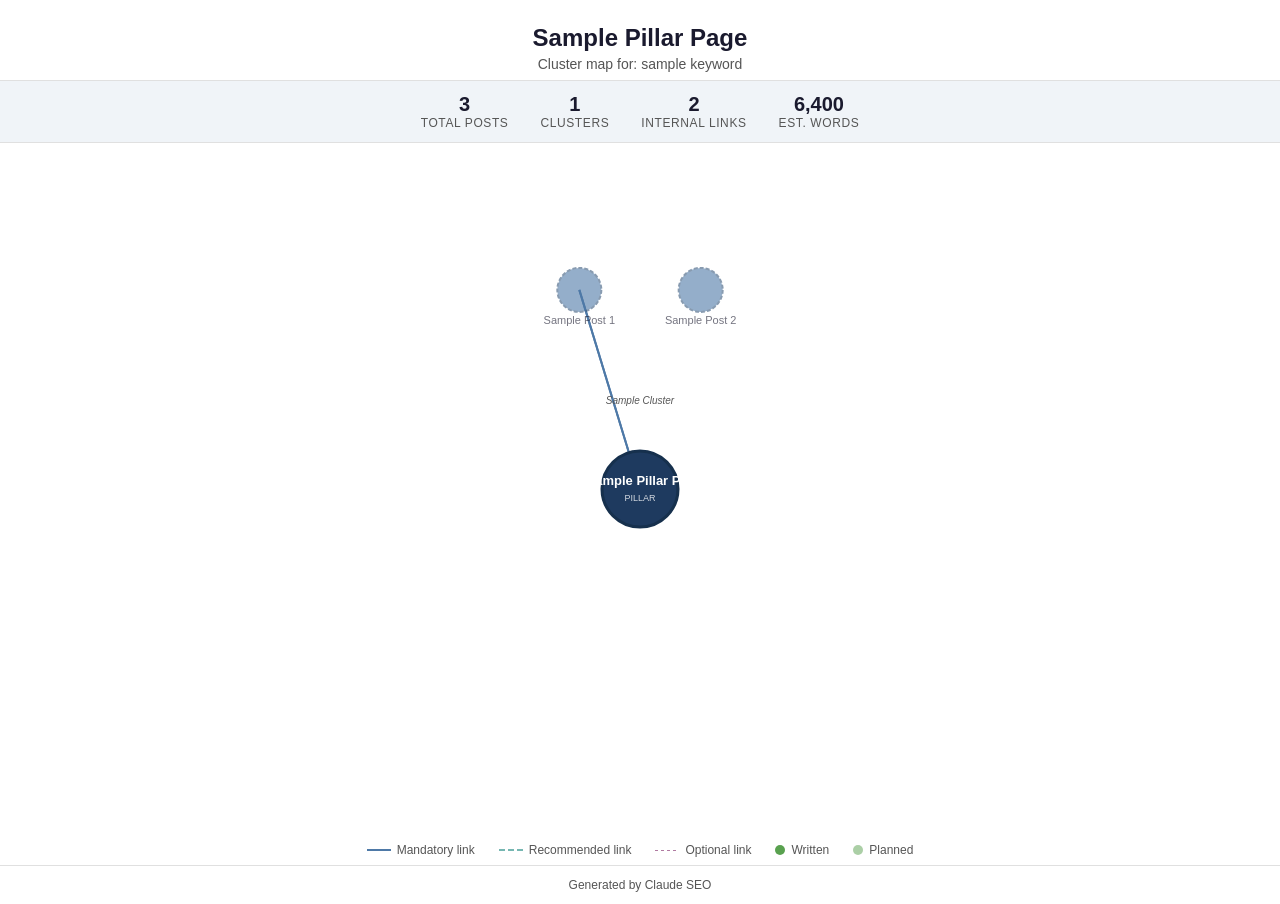
<file: .claude/skills/seo-cluster/templates/cluster-map.html>
<!DOCTYPE html>
<html lang="en">
<head>
  <meta charset="UTF-8">
  <meta name="viewport" content="width=device-width, initial-scale=1.0">
  <title>Content Cluster Map</title>
  <style>
    :root {
      --bg: #ffffff;
      --bg-secondary: #f8f9fa;
      --text: #1a1a2e;
      --text-secondary: #555555;
      --border: #e0e0e0;
      --pillar-fill: #1e3a5f;
      --pillar-stroke: #16304d;
      --link-mandatory: #4E79A7;
      --link-recommended: #76B7B2;
      --link-optional: #B07AA1;
      --tooltip-bg: #1a1a2e;
      --tooltip-text: #ffffff;
      --stats-bg: #f0f4f8;
      --written-opacity: 1.0;
      --planned-opacity: 0.6;
    }

    @media (prefers-color-scheme: dark) {
      :root {
        --bg: #1a1a2e;
        --bg-secondary: #16213e;
        --text: #e0e0e0;
        --text-secondary: #aaaaaa;
        --border: #333355;
        --pillar-fill: #2d5a8f;
        --pillar-stroke: #4E79A7;
        --tooltip-bg: #0f0f23;
        --tooltip-text: #e0e0e0;
        --stats-bg: #16213e;
      }
    }

    * {
      margin: 0;
      padding: 0;
      box-sizing: border-box;
    }

    body {
      font-family: -apple-system, BlinkMacSystemFont, "Segoe UI", Roboto, Helvetica, Arial, sans-serif;
      background: var(--bg);
      color: var(--text);
      min-height: 100vh;
      display: flex;
      flex-direction: column;
    }

    header {
      text-align: center;
      padding: 24px 16px 8px;
    }

    header h1 {
      font-size: 1.5rem;
      font-weight: 700;
      color: var(--text);
      margin-bottom: 4px;
    }

    header p {
      font-size: 0.875rem;
      color: var(--text-secondary);
    }

    .stats-bar {
      display: flex;
      justify-content: center;
      gap: 32px;
      padding: 12px 16px;
      background: var(--stats-bg);
      border-top: 1px solid var(--border);
      border-bottom: 1px solid var(--border);
      flex-wrap: wrap;
    }

    .stat {
      text-align: center;
    }

    .stat-value {
      font-size: 1.25rem;
      font-weight: 700;
      color: var(--text);
    }

    .stat-label {
      font-size: 0.75rem;
      color: var(--text-secondary);
      text-transform: uppercase;
      letter-spacing: 0.05em;
    }

    .map-container {
      flex: 1;
      display: flex;
      align-items: center;
      justify-content: center;
      padding: 16px;
      min-height: 500px;
    }

    svg {
      max-width: 100%;
      max-height: 80vh;
    }

    .pillar-node {
      cursor: pointer;
      transition: transform 0.2s ease;
    }

    .pillar-node:hover {
      filter: brightness(1.1);
    }

    .spoke-node {
      cursor: pointer;
      transition: opacity 0.2s ease;
    }

    .spoke-node:hover {
      filter: brightness(1.15);
    }

    .spoke-node.planned {
      opacity: var(--planned-opacity);
      stroke-dasharray: 4 2;
    }

    .spoke-node.written {
      opacity: var(--written-opacity);
    }

    .link-line {
      transition: opacity 0.2s ease, stroke-width 0.2s ease;
    }

    .link-line.mandatory {
      stroke: var(--link-mandatory);
      stroke-width: 2;
    }

    .link-line.recommended {
      stroke: var(--link-recommended);
      stroke-width: 1.5;
      stroke-dasharray: 6 3;
    }

    .link-line.optional {
      stroke: var(--link-optional);
      stroke-width: 1;
      stroke-dasharray: 3 3;
    }

    .link-line.dimmed {
      opacity: 0.1;
    }

    .link-line.highlighted {
      opacity: 1;
      stroke-width: 3;
    }

    .node-label {
      font-size: 11px;
      fill: var(--text);
      text-anchor: middle;
      pointer-events: none;
      user-select: none;
    }

    .pillar-label {
      font-size: 13px;
      font-weight: 700;
      fill: #ffffff;
      text-anchor: middle;
      pointer-events: none;
      user-select: none;
    }

    .cluster-label {
      font-size: 10px;
      fill: var(--text-secondary);
      text-anchor: middle;
      pointer-events: none;
      font-style: italic;
    }

    .tooltip {
      position: fixed;
      background: var(--tooltip-bg);
      color: var(--tooltip-text);
      padding: 12px 16px;
      border-radius: 8px;
      font-size: 0.8125rem;
      line-height: 1.5;
      max-width: 280px;
      pointer-events: none;
      opacity: 0;
      transition: opacity 0.15s ease;
      z-index: 100;
      box-shadow: 0 4px 16px rgba(0, 0, 0, 0.3);
    }

    .tooltip.visible {
      opacity: 1;
    }

    .tooltip-title {
      font-weight: 700;
      margin-bottom: 4px;
    }

    .tooltip-detail {
      display: flex;
      justify-content: space-between;
      gap: 16px;
    }

    .tooltip-detail span:first-child {
      color: var(--text-secondary);
    }

    .legend {
      display: flex;
      justify-content: center;
      gap: 24px;
      padding: 8px 16px;
      flex-wrap: wrap;
    }

    .legend-item {
      display: flex;
      align-items: center;
      gap: 6px;
      font-size: 0.75rem;
      color: var(--text-secondary);
    }

    .legend-line {
      width: 24px;
      height: 2px;
    }

    .legend-line.mandatory { background: var(--link-mandatory); }
    .legend-line.recommended { background: var(--link-recommended); background-image: repeating-linear-gradient(90deg, var(--link-recommended) 0 6px, transparent 6px 9px); background-color: transparent; height: 2px;}
    .legend-line.optional { background: var(--link-optional); background-image: repeating-linear-gradient(90deg, var(--link-optional) 0 3px, transparent 3px 6px); background-color: transparent; height: 1px;}

    .legend-dot {
      width: 10px;
      height: 10px;
      border-radius: 50%;
    }

    .legend-dot.written { background: #59A14F; }
    .legend-dot.planned { background: #59A14F; opacity: 0.5; border: 1px dashed #59A14F; }

    footer {
      text-align: center;
      padding: 12px 16px;
      font-size: 0.75rem;
      color: var(--text-secondary);
      border-top: 1px solid var(--border);
    }
  </style>
</head>
<body>
  <header>
    <h1 id="map-title">Content Cluster Map</h1>
    <p id="map-subtitle">SERP-based semantic topic clustering</p>
  </header>

  <div class="stats-bar">
    <div class="stat">
      <div class="stat-value" id="stat-posts">0</div>
      <div class="stat-label">Total Posts</div>
    </div>
    <div class="stat">
      <div class="stat-value" id="stat-clusters">0</div>
      <div class="stat-label">Clusters</div>
    </div>
    <div class="stat">
      <div class="stat-value" id="stat-links">0</div>
      <div class="stat-label">Internal Links</div>
    </div>
    <div class="stat">
      <div class="stat-value" id="stat-words">0</div>
      <div class="stat-label">Est. Words</div>
    </div>
  </div>

  <div class="map-container">
    <svg id="cluster-svg" role="img" aria-label="Content cluster visualization showing pillar page connected to topic clusters and spoke pages">
      <title>Content Cluster Map</title>
      <desc>Interactive visualization of a hub-and-spoke content architecture. The central pillar node connects to surrounding cluster groups, each containing spoke pages.</desc>
    </svg>
  </div>

  <div class="legend">
    <div class="legend-item"><div class="legend-line mandatory"></div> Mandatory link</div>
    <div class="legend-item"><div class="legend-line recommended"></div> Recommended link</div>
    <div class="legend-item"><div class="legend-line optional"></div> Optional link</div>
    <div class="legend-item"><div class="legend-dot written"></div> Written</div>
    <div class="legend-item"><div class="legend-dot planned"></div> Planned</div>
  </div>

  <footer>Generated by Claude SEO</footer>

  <div class="tooltip" id="tooltip"></div>

  <script>
    // === CLUSTER DATA (replaced by skill at generation time) ===
    const CLUSTER_DATA = {
      pillar: { title: "Sample Pillar Page", keyword: "sample keyword", volume: 5000, template: "ultimate-guide", wordCount: 3500, url: "/pillar" },
      clusters: [
        {
          name: "Sample Cluster",
          color: "#4E79A7",
          posts: [
            { title: "Sample Post 1", keyword: "sample post 1", volume: 1200, template: "how-to", wordCount: 1500, url: "/post-1", status: "planned" },
            { title: "Sample Post 2", keyword: "sample post 2", volume: 800, template: "listicle", wordCount: 1400, url: "/post-2", status: "planned" }
          ]
        }
      ],
      links: [
        { from: "pillar", to: "cluster-0-post-0", type: "mandatory" },
        { from: "cluster-0-post-0", to: "pillar", type: "mandatory" }
      ],
      meta: { totalPosts: 3, totalClusters: 1, totalLinks: 2, estimatedWords: 6400 }
    };
    // === END CLUSTER DATA ===

    const COLORS = ["#4E79A7", "#F28E2B", "#E15759", "#76B7B2", "#59A14F", "#EDC948", "#B07AA1", "#FF9DA7"];
    const LINK_TYPES = ["mandatory", "recommended", "optional"];

    (function render() {
      const data = CLUSTER_DATA;
      const svg = document.getElementById("cluster-svg");
      const tooltip = document.getElementById("tooltip");

      // Update header
      document.getElementById("map-title").textContent = data.pillar.title || "Content Cluster Map";
      document.getElementById("map-subtitle").textContent = "Cluster map for: " + data.pillar.keyword;

      // Update stats
      document.getElementById("stat-posts").textContent = data.meta.totalPosts;
      document.getElementById("stat-clusters").textContent = data.meta.totalClusters;
      document.getElementById("stat-links").textContent = data.meta.totalLinks;
      document.getElementById("stat-words").textContent = (Number(data.meta.estimatedWords) || 0).toLocaleString();

      // Layout calculations
      const numClusters = data.clusters.length;
      const maxPostsInCluster = Math.max(...data.clusters.map(c => c.posts.length), 1);
      const baseRadius = 140;
      const clusterRadius = baseRadius + numClusters * 15;
      const spokeRadius = 55 + maxPostsInCluster * 10;
      const totalRadius = clusterRadius + spokeRadius + 60;
      const cx = totalRadius + 40;
      const cy = totalRadius + 40;
      const width = (totalRadius + 40) * 2;
      const height = (totalRadius + 40) * 2;

      svg.setAttribute("viewBox", "0 0 " + width + " " + height);
      svg.setAttribute("width", Math.min(width, 900));
      svg.setAttribute("height", Math.min(height, 900));

      // Build node position map
      const nodePositions = {};
      nodePositions["pillar"] = { x: cx, y: cy };

      const clusterCenters = [];
      for (let ci = 0; ci < numClusters; ci++) {
        const angle = (2 * Math.PI * ci) / numClusters - Math.PI / 2;
        const ccx = cx + Math.cos(angle) * clusterRadius;
        const ccy = cy + Math.sin(angle) * clusterRadius;
        clusterCenters.push({ x: ccx, y: ccy, angle: angle });

        const cluster = data.clusters[ci];
        const numPosts = cluster.posts.length;
        for (let pi = 0; pi < numPosts; pi++) {
          const spreadAngle = Math.PI * 0.6;
          const startAngle = angle - spreadAngle / 2;
          const postAngle = numPosts === 1
            ? angle
            : startAngle + (spreadAngle * pi) / (numPosts - 1);
          const px = ccx + Math.cos(postAngle) * spokeRadius;
          const py = ccy + Math.sin(postAngle) * spokeRadius;
          const nodeId = "cluster-" + ci + "-post-" + pi;
          nodePositions[nodeId] = { x: px, y: py };
        }
      }

      // SVG content assembly
      let svgContent = "";

      // Draw links first (behind nodes)
      const linkElements = [];
      data.links.forEach(function(link, idx) {
        const fromPos = nodePositions[link.from];
        const toPos = nodePositions[link.to];
        if (!fromPos || !toPos) return;
        const linkType = LINK_TYPES.indexOf(link.type) >= 0 ? link.type : "optional";
        const linkClass = "link-line " + linkType;
        const linkId = "link-" + idx;
        svgContent += '<line id="' + linkId + '" class="' + linkClass + '" '
          + 'x1="' + fromPos.x + '" y1="' + fromPos.y + '" '
          + 'x2="' + toPos.x + '" y2="' + toPos.y + '" '
          + 'data-from="' + escapeHtml(link.from) + '" data-to="' + escapeHtml(link.to) + '"/>';
        linkElements.push(linkId);
      });

      // Draw cluster group labels
      clusterCenters.forEach(function(cc, ci) {
        const cluster = data.clusters[ci];
        const labelAngle = cc.angle;
        const labelDist = clusterRadius * 0.55;
        const lx = cx + Math.cos(labelAngle) * labelDist;
        const ly = cy + Math.sin(labelAngle) * labelDist;
        svgContent += '<text class="cluster-label" x="' + lx + '" y="' + ly + '">'
          + escapeHtml(cluster.name) + '</text>';
      });

      // Draw spoke nodes
      data.clusters.forEach(function(cluster, ci) {
        const color = safeColor(cluster.color, COLORS[ci % COLORS.length]);
        cluster.posts.forEach(function(post, pi) {
          const nodeId = "cluster-" + ci + "-post-" + pi;
          const pos = nodePositions[nodeId];
          const statusClass = post.status === "written" ? "written" : "planned";
          svgContent += '<g class="spoke-node ' + statusClass + '" data-node="' + nodeId + '">'
            + '<circle cx="' + pos.x + '" cy="' + pos.y + '" r="22" '
            + 'fill="' + color + '" stroke="' + darken(color) + '" stroke-width="2"/>'
            + '<text class="node-label" x="' + pos.x + '" y="' + (pos.y + 34) + '">'
            + escapeHtml(truncate(post.title, 18))
            + '</text></g>';
        });
      });

      // Draw pillar node (on top)
      svgContent += '<g class="pillar-node" data-node="pillar">'
        + '<circle cx="' + cx + '" cy="' + cy + '" r="38" '
        + 'fill="' + getComputedStyle(document.documentElement).getPropertyValue("--pillar-fill").trim() + '" '
        + 'stroke="' + getComputedStyle(document.documentElement).getPropertyValue("--pillar-stroke").trim() + '" '
        + 'stroke-width="3"/>'
        + '<text class="pillar-label" x="' + cx + '" y="' + (cy - 4) + '">'
        + escapeHtml(truncate(data.pillar.title, 16))
        + '</text>'
        + '<text class="pillar-label" x="' + cx + '" y="' + (cy + 12) + '" style="font-size:9px;font-weight:400;opacity:0.8">'
        + 'PILLAR'
        + '</text></g>';

      svg.innerHTML = svgContent;

      // Tooltip handling
      function showTooltip(e, nodeId) {
        let info;
        if (nodeId === "pillar") {
          info = data.pillar;
        } else {
          const parts = nodeId.match(/cluster-(\d+)-post-(\d+)/);
          if (!parts) return;
          info = data.clusters[parseInt(parts[1])].posts[parseInt(parts[2])];
        }
        if (!info) return;

        let html = '<div class="tooltip-title">' + escapeHtml(info.title) + '</div>';
        html += '<div class="tooltip-detail"><span>Keyword:</span><span>' + escapeHtml(info.keyword) + '</span></div>';
        html += '<div class="tooltip-detail"><span>Volume:</span><span>' + escapeHtml(info.volume || "N/A") + '</span></div>';
        html += '<div class="tooltip-detail"><span>Template:</span><span>' + escapeHtml(info.template) + '</span></div>';
        html += '<div class="tooltip-detail"><span>Words:</span><span>' + (Number(info.wordCount) || 0).toLocaleString() + '</span></div>';
        if (info.status) {
          html += '<div class="tooltip-detail"><span>Status:</span><span>' + escapeHtml(info.status) + '</span></div>';
        }

        tooltip.innerHTML = html;
        tooltip.classList.add("visible");

        const rect = tooltip.getBoundingClientRect();
        let tx = e.clientX + 12;
        let ty = e.clientY + 12;
        if (tx + rect.width > window.innerWidth) tx = e.clientX - rect.width - 12;
        if (ty + rect.height > window.innerHeight) ty = e.clientY - rect.height - 12;
        tooltip.style.left = tx + "px";
        tooltip.style.top = ty + "px";
      }

      function hideTooltip() {
        tooltip.classList.remove("visible");
      }

      function highlightLinks(nodeId) {
        document.querySelectorAll(".link-line").forEach(function(line) {
          if (line.dataset.from === nodeId || line.dataset.to === nodeId) {
            line.classList.add("highlighted");
            line.classList.remove("dimmed");
          } else {
            line.classList.add("dimmed");
            line.classList.remove("highlighted");
          }
        });
      }

      function resetLinks() {
        document.querySelectorAll(".link-line").forEach(function(line) {
          line.classList.remove("highlighted", "dimmed");
        });
      }

      // Attach event listeners to nodes
      document.querySelectorAll(".pillar-node, .spoke-node").forEach(function(node) {
        const nodeId = node.dataset.node;

        node.addEventListener("mouseenter", function(e) {
          showTooltip(e, nodeId);
          highlightLinks(nodeId);
        });

        node.addEventListener("mousemove", function(e) {
          const rect = tooltip.getBoundingClientRect();
          let tx = e.clientX + 12;
          let ty = e.clientY + 12;
          if (tx + rect.width > window.innerWidth) tx = e.clientX - rect.width - 12;
          if (ty + rect.height > window.innerHeight) ty = e.clientY - rect.height - 12;
          tooltip.style.left = tx + "px";
          tooltip.style.top = ty + "px";
        });

        node.addEventListener("mouseleave", function() {
          hideTooltip();
          resetLinks();
        });

        node.addEventListener("focus", function(e) {
          showTooltip(e, nodeId);
          highlightLinks(nodeId);
        });

        node.addEventListener("blur", function() {
          hideTooltip();
          resetLinks();
        });
      });

      // Keyboard accessibility
      document.querySelectorAll(".pillar-node, .spoke-node").forEach(function(node) {
        node.setAttribute("tabindex", "0");
        node.setAttribute("role", "button");
        const nodeId = node.dataset.node;
        let label;
        if (nodeId === "pillar") {
          label = "Pillar page: " + data.pillar.title;
        } else {
          const parts = nodeId.match(/cluster-(\d+)-post-(\d+)/);
          if (parts) {
            const post = data.clusters[parseInt(parts[1])].posts[parseInt(parts[2])];
            label = "Spoke page: " + post.title;
          }
        }
        if (label) node.setAttribute("aria-label", label);
      });
    })();

    // Utility functions
    // Escapes text and attribute values alike (quotes included): every
    // field below comes from SERP data the page does not control.
    function escapeHtml(str) {
      return String(str == null ? "" : str)
        .replace(/&/g, "&amp;")
        .replace(/</g, "&lt;")
        .replace(/>/g, "&gt;")
        .replace(/"/g, "&quot;")
        .replace(/'/g, "&#39;");
    }

    // Only #RRGGBB reaches fill/stroke: darken() parses exactly that form.
    function safeColor(value, fallback) {
      return /^#[0-9a-fA-F]{6}$/.test(value || "") ? value : fallback;
    }

    function truncate(str, maxLen) {
      if (!str) return "";
      str = String(str);
      return str.length > maxLen ? str.substring(0, maxLen - 1) + "\u2026" : str;
    }

    function darken(hex) {
      var r = parseInt(hex.slice(1, 3), 16);
      var g = parseInt(hex.slice(3, 5), 16);
      var b = parseInt(hex.slice(5, 7), 16);
      r = Math.max(0, Math.floor(r * 0.75));
      g = Math.max(0, Math.floor(g * 0.75));
      b = Math.max(0, Math.floor(b * 0.75));
      return "#" + ((1 << 24) + (r << 16) + (g << 8) + b).toString(16).slice(1);
    }
  </script>
</body>
</html>
</file>
<file: output/artan/app/css/tablet.css>
/* ===== ARTAN «Оперативний планшет» — design layer over the base styles ===== */
:root{
  --bg:#090B08; --sf:#12150F; --sf2:#1B1F17; --ln:#2C3226; --tx:#ECEADF; --mu:#A3A893; --ac:#BFC48F; --ye:#F2C230;
  --ok:#7BC47F; --bad:#EE8D7C; --hud:#F2C230; --grid:rgba(191,196,143,.07);
  --mono:"JetBrains Mono",ui-monospace,SFMono-Regular,Menlo,monospace;
  --r:8px; --r-lg:12px; --chamfer:10px;
  --topo:none;
}
body.kid{--ye:#FFC24A; --hud:#FFC24A; --ac:#B9E07F; --sf:#15190F; --sf2:#20261A; --r:16px; --r-lg:22px; --chamfer:0px; font-size:16.5px}

html,body{background:var(--bg)}
body{background:
  var(--topo) center top/900px auto repeat,
  radial-gradient(110% 55% at 50% -5%,#1D2216 0%,transparent 60%),
  var(--bg) !important;
}
#app{background:none!important;padding-bottom:132px}
@media (min-width:760px){
  #app{max-width:520px;margin:28px auto 0;border:1px solid var(--ln);border-radius:28px;padding:6px 22px 140px;background:linear-gradient(180deg,rgba(18,21,15,.82),rgba(9,11,8,.9))!important;box-shadow:0 40px 80px -40px #000,inset 0 0 0 6px rgba(0,0,0,.25)}
}

/* type */
h1,h2,h3{font-family:Oswald,Inter,sans-serif;letter-spacing:.3px;text-wrap:balance}
h1{font-size:30px;text-transform:uppercase;letter-spacing:1px}
.ey{font-family:var(--mono);font-weight:600;letter-spacing:2px;font-size:10.5px;color:var(--ac)}
.ey::before{content:"// ";color:var(--ye);opacity:.8}
.mono{font-family:var(--mono)}

/* surfaces */
.card{border-radius:var(--r-lg);background:linear-gradient(180deg,rgba(27,31,23,.92),rgba(16,19,14,.92));border-color:var(--ln);backdrop-filter:blur(2px)}
.hero,.idc,.hud-frame{position:relative;border-radius:var(--r-lg)}
.hud-frame::after,.hero::before,.idc::after{content:"";position:absolute;inset:6px;pointer-events:none;z-index:2;
  background:
   linear-gradient(var(--hud),var(--hud)) left top/14px 1.5px no-repeat,linear-gradient(var(--hud),var(--hud)) left top/1.5px 14px no-repeat,
   linear-gradient(var(--hud),var(--hud)) right top/14px 1.5px no-repeat,linear-gradient(var(--hud),var(--hud)) right top/1.5px 14px no-repeat,
   linear-gradient(var(--hud),var(--hud)) left bottom/14px 1.5px no-repeat,linear-gradient(var(--hud),var(--hud)) left bottom/1.5px 14px no-repeat,
   linear-gradient(var(--hud),var(--hud)) right bottom/14px 1.5px no-repeat,linear-gradient(var(--hud),var(--hud)) right bottom/1.5px 14px no-repeat;opacity:.75}
.hero:after{opacity:.6}

/* buttons */
button,.btn{border-radius:var(--r)}
.pri{clip-path:polygon(var(--chamfer) 0,100% 0,100% calc(100% - var(--chamfer)),calc(100% - var(--chamfer)) 100%,0 100%,0 var(--chamfer));border-radius:2px;letter-spacing:.4px;text-transform:uppercase;font-family:Oswald,Inter,sans-serif;font-weight:600;font-size:15px}
body.kid .pri{border-radius:999px;text-transform:none;font-family:Inter,sans-serif;font-size:16px}
.badge{font-family:var(--mono);font-size:11px;letter-spacing:.5px;border-radius:4px}
body.kid .badge{border-radius:999px}
.chip{border-radius:4px}
body.kid .chip{border-radius:999px}
.seg{border-radius:var(--r)}.seg button{border-radius:calc(var(--r) - 3px)}

/* ===== header & status strip ===== */
.t-head{display:flex;align-items:center;justify-content:space-between;gap:12px;padding:20px 0 2px}
.t-head .who{display:flex;align-items:center;gap:12px;min-width:0}
.t-head .who img{width:48px;height:48px;object-fit:contain;filter:drop-shadow(0 4px 10px #000)}
.t-head .wm{font-size:26px}
.t-head p{font-family:var(--mono);font-size:11px;color:var(--mu);letter-spacing:.5px}
.modesw{display:inline-grid;grid-template-columns:1fr 1fr;border:1px solid var(--ln);border-radius:999px;padding:3px;background:var(--sf);flex:none}
.modesw button{min-height:34px;padding:0 10px;font-size:11.5px;border:0;border-radius:999px;background:transparent;color:var(--mu);font-weight:600}
.modesw button[aria-pressed="true"]{background:var(--ye);color:#14110A}

.status{display:grid;grid-template-columns:repeat(4,1fr);border:1px solid var(--ln);border-radius:var(--r);background:rgba(10,12,9,.7);overflow:hidden}
.status>div{padding:9px 10px;border-right:1px solid var(--ln);min-width:0}
.status>div:last-child{border-right:0}
.status span{display:block;font-family:var(--mono);font-size:9.5px;letter-spacing:1.2px;color:var(--mu);text-transform:uppercase;white-space:nowrap;overflow:hidden;text-overflow:ellipsis}
.status b{display:flex;align-items:center;gap:5px;font-family:var(--mono);font-size:14px;color:var(--ye);font-weight:600;white-space:nowrap;font-variant-numeric:tabular-nums;overflow:hidden;text-overflow:ellipsis}
.status b svg{width:16px;height:18px;flex:none}

/* ===== radar ===== */
.radar{position:relative;margin:4px auto 0;width:100%;max-width:400px;aspect-ratio:1}
.radar svg{display:block;width:100%;height:100%;overflow:visible}
.radar .ring{fill:none;stroke:rgba(191,196,143,.16);stroke-width:1}
.radar .tick{stroke:rgba(191,196,143,.3);stroke-width:1}
.radar .sec path{fill:rgba(191,196,143,.035);stroke:rgba(191,196,143,.22);stroke-width:1;transition:fill .25s,stroke .25s}
.radar .sec g{color:var(--ac);transition:color .25s,transform .25s var(--ease)}
.radar .sec text{font:600 10.5px var(--mono);fill:var(--tx);text-anchor:middle;letter-spacing:.3px;pointer-events:none}
.radar .sec:hover path,.radar .sec:focus-visible path{fill:rgba(242,194,48,.14);stroke:var(--ye)}
.radar .sec:hover g,.radar .sec:focus-visible g{color:var(--ye)}
.radar .sec:focus{outline:none}
.radar .sec{animation:secIn .6s var(--ease) backwards;animation-delay:calc(var(--i) * 45ms + .1s);transform-origin:200px 200px;transform-box:view-box}
@keyframes secIn{from{opacity:0;transform:scale(.6) rotate(-14deg)}}
.radar .sweep{transform-origin:200px 200px;transform-box:view-box;animation:sweep 6s linear infinite;pointer-events:none}
@keyframes sweep{to{transform:rotate(360deg)}}
.radar .blip{fill:var(--ye);animation:blip 2.4s ease-out infinite}
@keyframes blip{0%{opacity:0}10%{opacity:1}100%{opacity:0}}
.radar .core circle.c1{fill:#0B0D09;stroke:var(--ye);stroke-width:1.5}
.radar .core{cursor:pointer}
.radar .core:focus{outline:none}.radar .core:focus-visible circle.c1{stroke-width:3}
.radar .core text{font:600 9px var(--mono);fill:var(--ye);text-anchor:middle;letter-spacing:1.5px}

/* briefing */
.brief{display:grid;gap:12px}
.brief .row.sb{align-items:flex-start}
.brief .dl{font-family:var(--mono);font-size:11px;color:var(--mu)}

/* ===== dock ===== */
nav.dock{position:fixed;left:50%;transform:translateX(-50%);bottom:calc(10px + env(safe-area-inset-bottom,0px));width:min(468px,calc(100% - 20px));z-index:30;
  display:grid;grid-template-columns:1fr 1fr 84px 1fr 1fr;align-items:end;padding:6px;pointer-events:auto;
  background:rgba(14,17,12,.9);-webkit-backdrop-filter:blur(14px);backdrop-filter:blur(14px);border:1px solid var(--ln);border-radius:20px;box-shadow:0 18px 40px -12px #000}
nav.dock a{min-height:54px;display:flex;flex-direction:column;align-items:center;justify-content:center;gap:3px;font:500 10.5px var(--mono);letter-spacing:.3px;color:var(--mu);text-decoration:none;border-radius:14px;transition:color .25s,background .25s}
nav.dock a.on{color:var(--ye);background:rgba(242,194,48,.08)}
nav.dock a.on svg{transform:translateY(-1px) scale(1.1)}
nav.dock a svg{transition:transform .35s var(--ease)}
.dock-radar{position:relative;justify-self:center;width:72px;height:72px;margin-top:-26px;border-radius:50%;padding:0;min-height:0;border:1px solid var(--ye);background:radial-gradient(circle,#20251A,#0A0C08 70%);box-shadow:0 0 0 6px rgba(9,11,8,.9),0 10px 30px -6px rgba(242,194,48,.45)}
.dock-radar img{width:46px;height:46px;object-fit:contain;position:relative;z-index:1}
.dock-radar .dr-ring{position:absolute;inset:4px;border-radius:50%;background:conic-gradient(from 0deg,transparent 0 75%,rgba(242,194,48,.55) 100%);-webkit-mask:radial-gradient(circle,transparent 55%,#000 57%);mask:radial-gradient(circle,transparent 55%,#000 57%);animation:sweep 3.2s linear infinite}
.dock-radar[aria-expanded="true"]{background:var(--ye)}
.dock-radar:active{transform:scale(.94)}

/* ===== radial quick menu ===== */
.qmenu{position:fixed;inset:0;z-index:60;display:grid;place-items:center;padding:24px 16px 120px;background:radial-gradient(circle at 50% 100%,rgba(28,33,22,.97),rgba(5,6,4,.97) 70%);animation:qIn .3s var(--ease)}
@keyframes qIn{from{opacity:0}}
.qmenu .qwrap{width:min(440px,100%);display:grid;gap:14px}
.qmenu h2{font-family:var(--mono);font-size:12px;letter-spacing:2px;color:var(--ac);text-align:center;font-weight:600}
.qgrid{display:grid;grid-template-columns:repeat(3,1fr);gap:10px}
.qgrid a{display:flex;flex-direction:column;align-items:center;justify-content:center;gap:7px;min-height:86px;padding:8px;text-align:center;border:1px solid var(--ln);border-radius:var(--r-lg);background:rgba(27,31,23,.85);color:var(--tx);text-decoration:none;font-size:12.5px;font-weight:600;
  animation:qItem .45s var(--ease) backwards;animation-delay:calc(var(--i) * 28ms)}
.qgrid a svg{color:var(--ye)}
.qgrid a:hover,.qgrid a:focus-visible{border-color:var(--ye);background:rgba(242,194,48,.1)}
@keyframes qItem{from{opacity:0;transform:translateY(60px) scale(.6)}}
.qmenu .qclose{justify-self:center;min-width:140px}

/* ===== campaign path ===== */
.path{position:relative;border:1px solid var(--ln);border-radius:var(--r-lg);overflow:hidden;background:var(--topo) center/600px auto,linear-gradient(180deg,#141810,#0B0D09)}
.path svg.trail{position:absolute;inset:0;width:100%;height:100%}
.path .trail .road{fill:none;stroke:rgba(191,196,143,.25);stroke-width:10;stroke-linecap:round}
.path .trail .dash{fill:none;stroke:var(--ye);stroke-width:2;stroke-dasharray:2 10;stroke-linecap:round;opacity:.8}
.path .trail .walked{fill:none;stroke:var(--ye);stroke-width:4;stroke-linecap:round;stroke-dasharray:var(--len) var(--len);stroke-dashoffset:var(--len);animation:walk 1.6s .3s var(--ease) forwards}
@keyframes walk{to{stroke-dashoffset:var(--off)}}
.node{position:absolute;transform:translate(-50%,-50%);width:66px;height:66px;min-height:0;padding:0;border-radius:50%;border:2px solid var(--ln);background:radial-gradient(circle,#252A1D,#11140D);display:flex;align-items:center;justify-content:center;font-size:26px;color:var(--ac);
  animation:pop .5s var(--ease) backwards;animation-delay:calc(var(--i) * 60ms + .2s);z-index:1}
.node svg{width:28px;height:28px}
.node.done{border-color:var(--ok);background:radial-gradient(circle,#24361F,#11160E)}
.node.done::after{content:"";position:absolute;right:-2px;top:-2px;width:22px;height:22px;border-radius:50%;background:var(--ok) url("data:image/svg+xml,%3Csvg xmlns='http://www.w3.org/2000/svg' viewBox='0 0 24 24'%3E%3Cpath d='M6 12l4 4 8-8' fill='none' stroke='%2314110A' stroke-width='3' stroke-linecap='round' stroke-linejoin='round'/%3E%3C/svg%3E") center/14px no-repeat;border:2px solid #0B0D09}
.node.next{border-color:var(--ye);box-shadow:0 0 0 0 rgba(242,194,48,.6);animation:pop .5s var(--ease) backwards,beacon 1.8s 1s ease-out infinite}
@keyframes beacon{0%{box-shadow:0 0 0 0 rgba(242,194,48,.55)}100%{box-shadow:0 0 0 18px rgba(242,194,48,0)}}
.node.lock{opacity:.5;filter:grayscale(.8)}
.node.lock::after{content:"";position:absolute;inset:auto;bottom:-4px;width:20px;height:20px;border-radius:6px;background:#2C3226 url("data:image/svg+xml,%3Csvg xmlns='http://www.w3.org/2000/svg' viewBox='0 0 24 24'%3E%3Crect x='6' y='11' width='12' height='9' rx='2' fill='none' stroke='%23A3A893' stroke-width='2'/%3E%3Cpath d='M9 11V8a3 3 0 0 1 6 0v3' fill='none' stroke='%23A3A893' stroke-width='2'/%3E%3C/svg%3E") center/14px no-repeat}
.node-l{position:absolute;transform:translate(-50%,0);width:120px;text-align:center;font:600 11px/1.25 var(--mono);color:var(--tx);pointer-events:none;text-shadow:0 1px 3px #000}
.node-l small{display:block;color:var(--mu);font-weight:400;font-size:10px;letter-spacing:.5px}
.path-flag{position:absolute;transform:translate(-50%,-100%);font:600 10px var(--mono);letter-spacing:1.5px;color:var(--ye)}

/* sheet */
.sheet{position:fixed;left:50%;bottom:0;transform:translateX(-50%);width:min(520px,100%);z-index:55;background:linear-gradient(180deg,#1C2117,#0E110B);border:1px solid var(--ln);border-bottom:0;border-radius:22px 22px 0 0;padding:18px 18px calc(110px + env(safe-area-inset-bottom,0px));display:grid;gap:12px;box-shadow:0 -20px 50px -10px #000;animation:sheetIn .4s var(--ease)}
@keyframes sheetIn{from{transform:translate(-50%,100%)}}
.sheet .grab{width:44px;height:4px;border-radius:4px;background:var(--ln);justify-self:center}
.sheet-bg{position:fixed;inset:0;z-index:54;background:rgba(0,0,0,.45)}

/* patches */
.patches{display:grid;grid-template-columns:repeat(4,1fr);gap:10px}
.patch{display:grid;justify-items:center;gap:4px;text-align:center;font-size:10.5px;color:var(--mu);line-height:1.2}
.patch svg{width:100%;max-width:64px;height:auto}
.patch.off svg{opacity:.22;filter:grayscale(1)}
.patch.on{color:var(--tx)}

/* level up */
.lvl{position:fixed;inset:0;z-index:80;display:grid;place-items:center;text-align:center;padding:24px;background:radial-gradient(circle,rgba(40,34,10,.96),rgba(5,6,4,.97) 70%);animation:qIn .3s}
.lvl .in{display:grid;gap:14px;justify-items:center;max-width:340px}
.lvl svg{width:150px;height:auto;animation:lvlBadge 1s var(--ease) both;filter:drop-shadow(0 0 30px rgba(242,194,48,.5))}
@keyframes lvlBadge{0%{transform:scale(.2) rotate(-30deg);opacity:0}60%{transform:scale(1.15) rotate(4deg);opacity:1}100%{transform:none}}
.lvl h1{font-size:34px;color:var(--ye)}

/* kids */
body.kid h1{text-transform:none;font-size:32px}
body.kid .ey::before{content:""}
.kid-go{display:grid;grid-template-columns:76px 1fr;gap:14px;align-items:center}
.kid-go .node{position:relative;transform:none;animation:none}

/* view transitions */
::view-transition-old(root){animation:vtOut .28s ease-in both}
::view-transition-new(root){animation:vtIn .38s var(--ease) both}
@keyframes vtOut{to{opacity:0;transform:scale(1.04);filter:blur(3px)}}
@keyframes vtIn{from{opacity:0;transform:scale(.94)}}
@media (prefers-reduced-motion:reduce){.radar .sweep,.dock-radar .dr-ring{animation:none}::view-transition-old(root),::view-transition-new(root){animation:none}}
@media (max-width:440px){.status{grid-template-columns:1fr 1fr}.status>div:nth-child(2){border-right:0}.status>div:nth-child(-n+2){border-bottom:1px solid var(--ln)}}
.status{grid-template-columns:1fr 1fr}.status>div:nth-child(2){border-right:0}.status>div:nth-child(-n+2){border-bottom:1px solid var(--ln)}
.t-head{padding-top:26px}.t-head .wm{line-height:1.15}
.node-l{background:rgba(9,11,8,.82);border:1px solid var(--ln);border-radius:6px;padding:3px 6px;width:auto;max-width:132px;white-space:normal}
</file>
